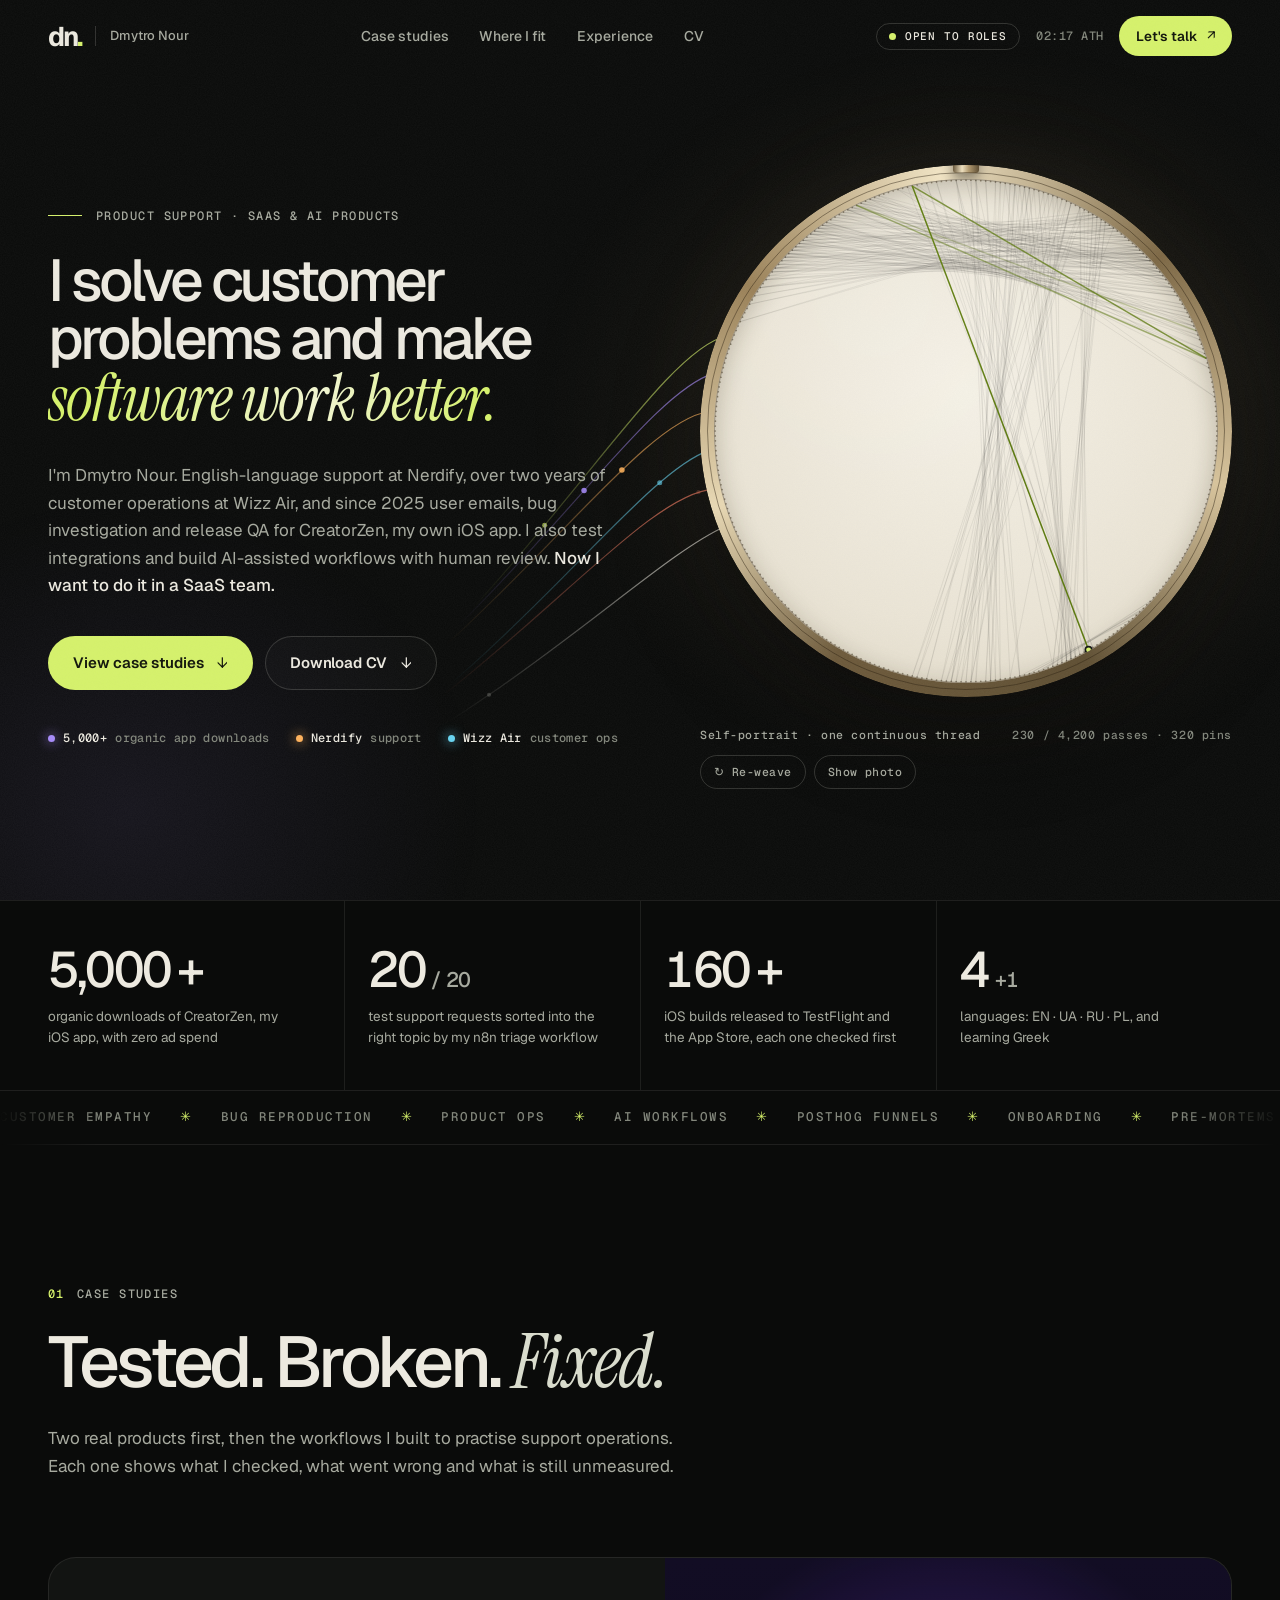
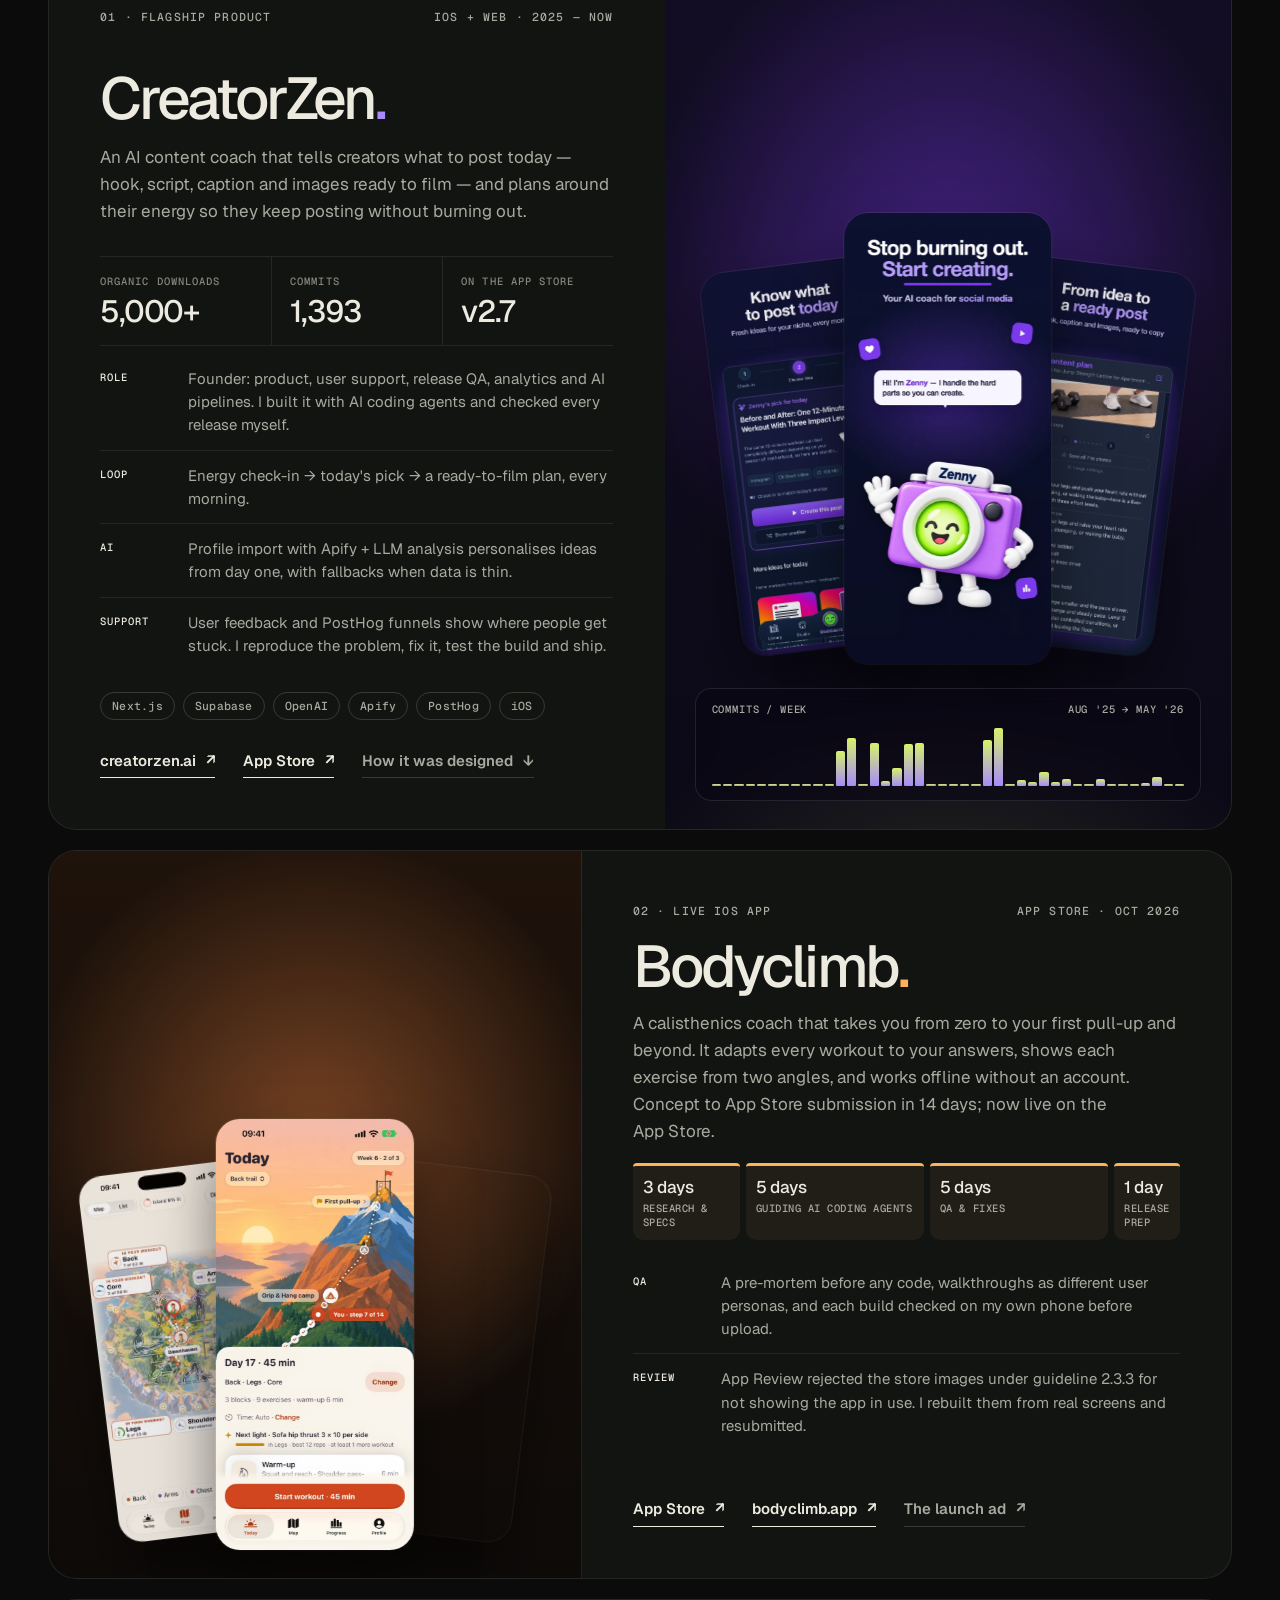
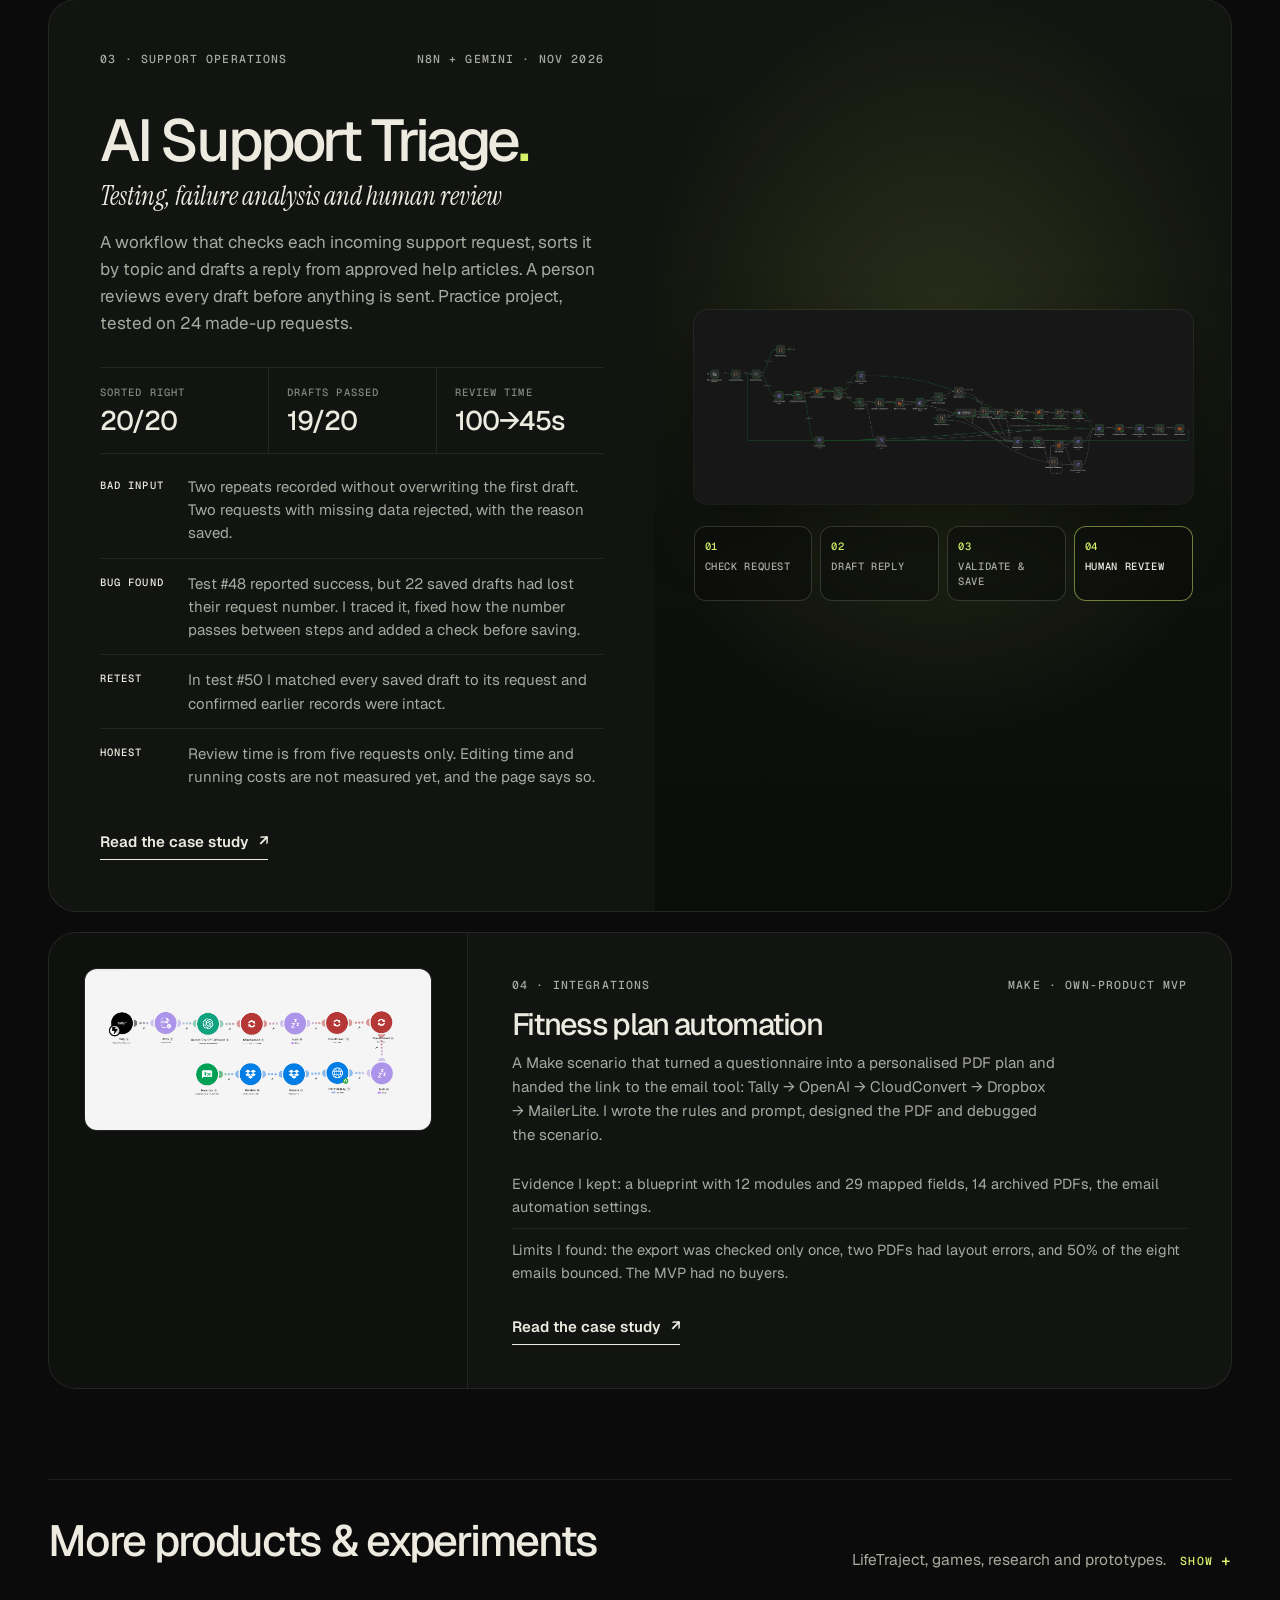
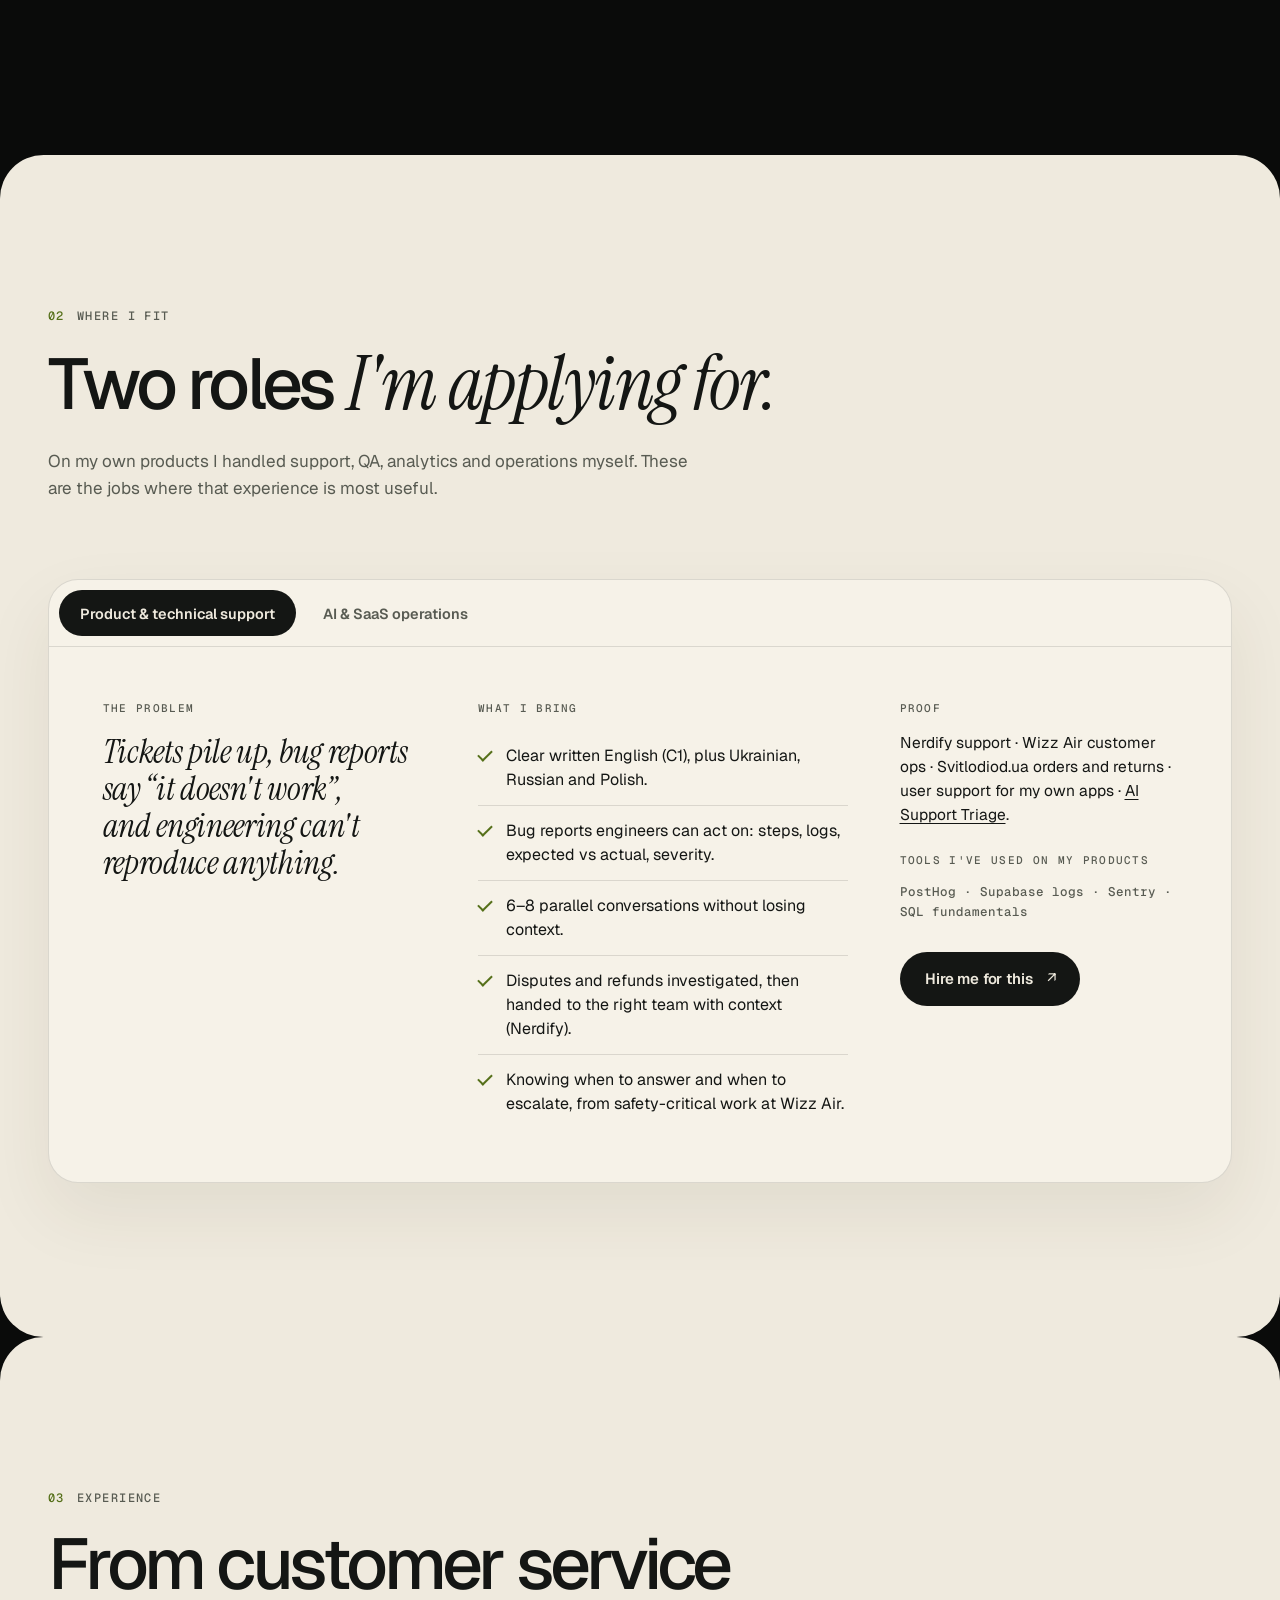
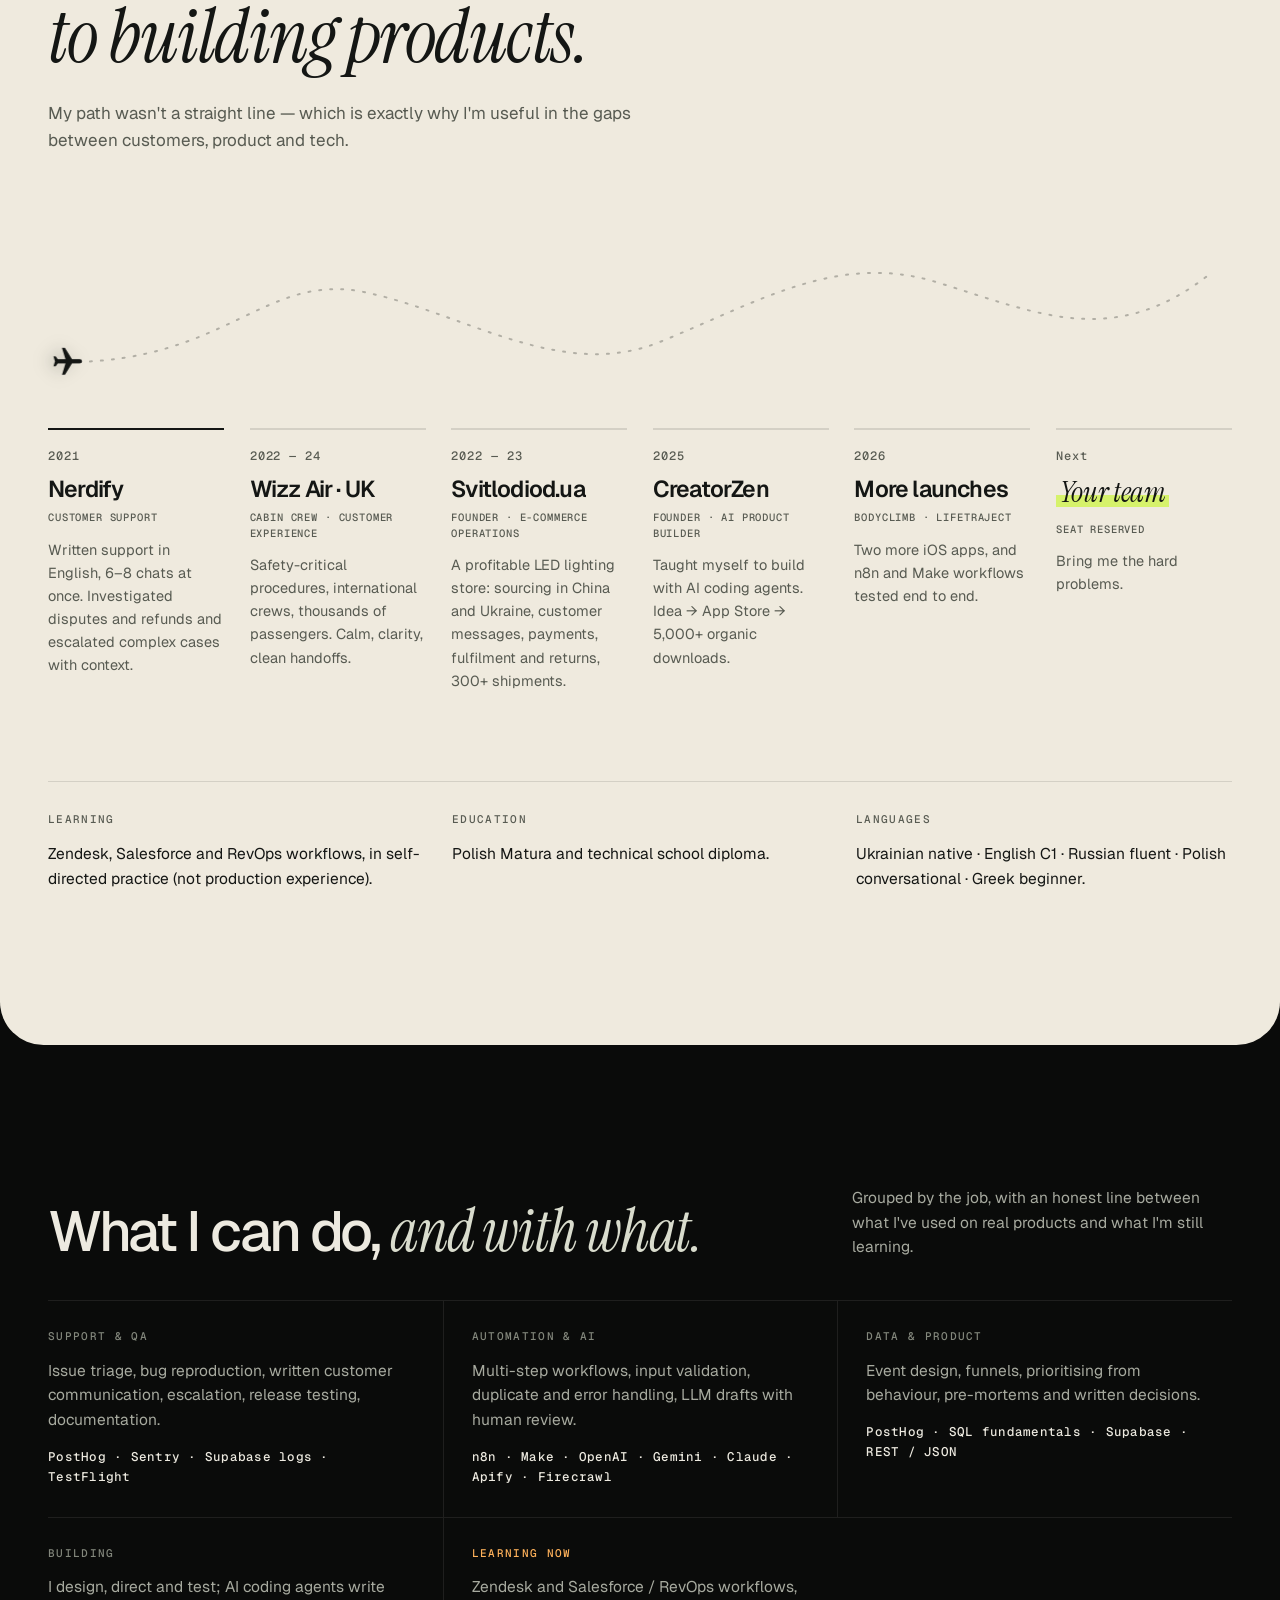
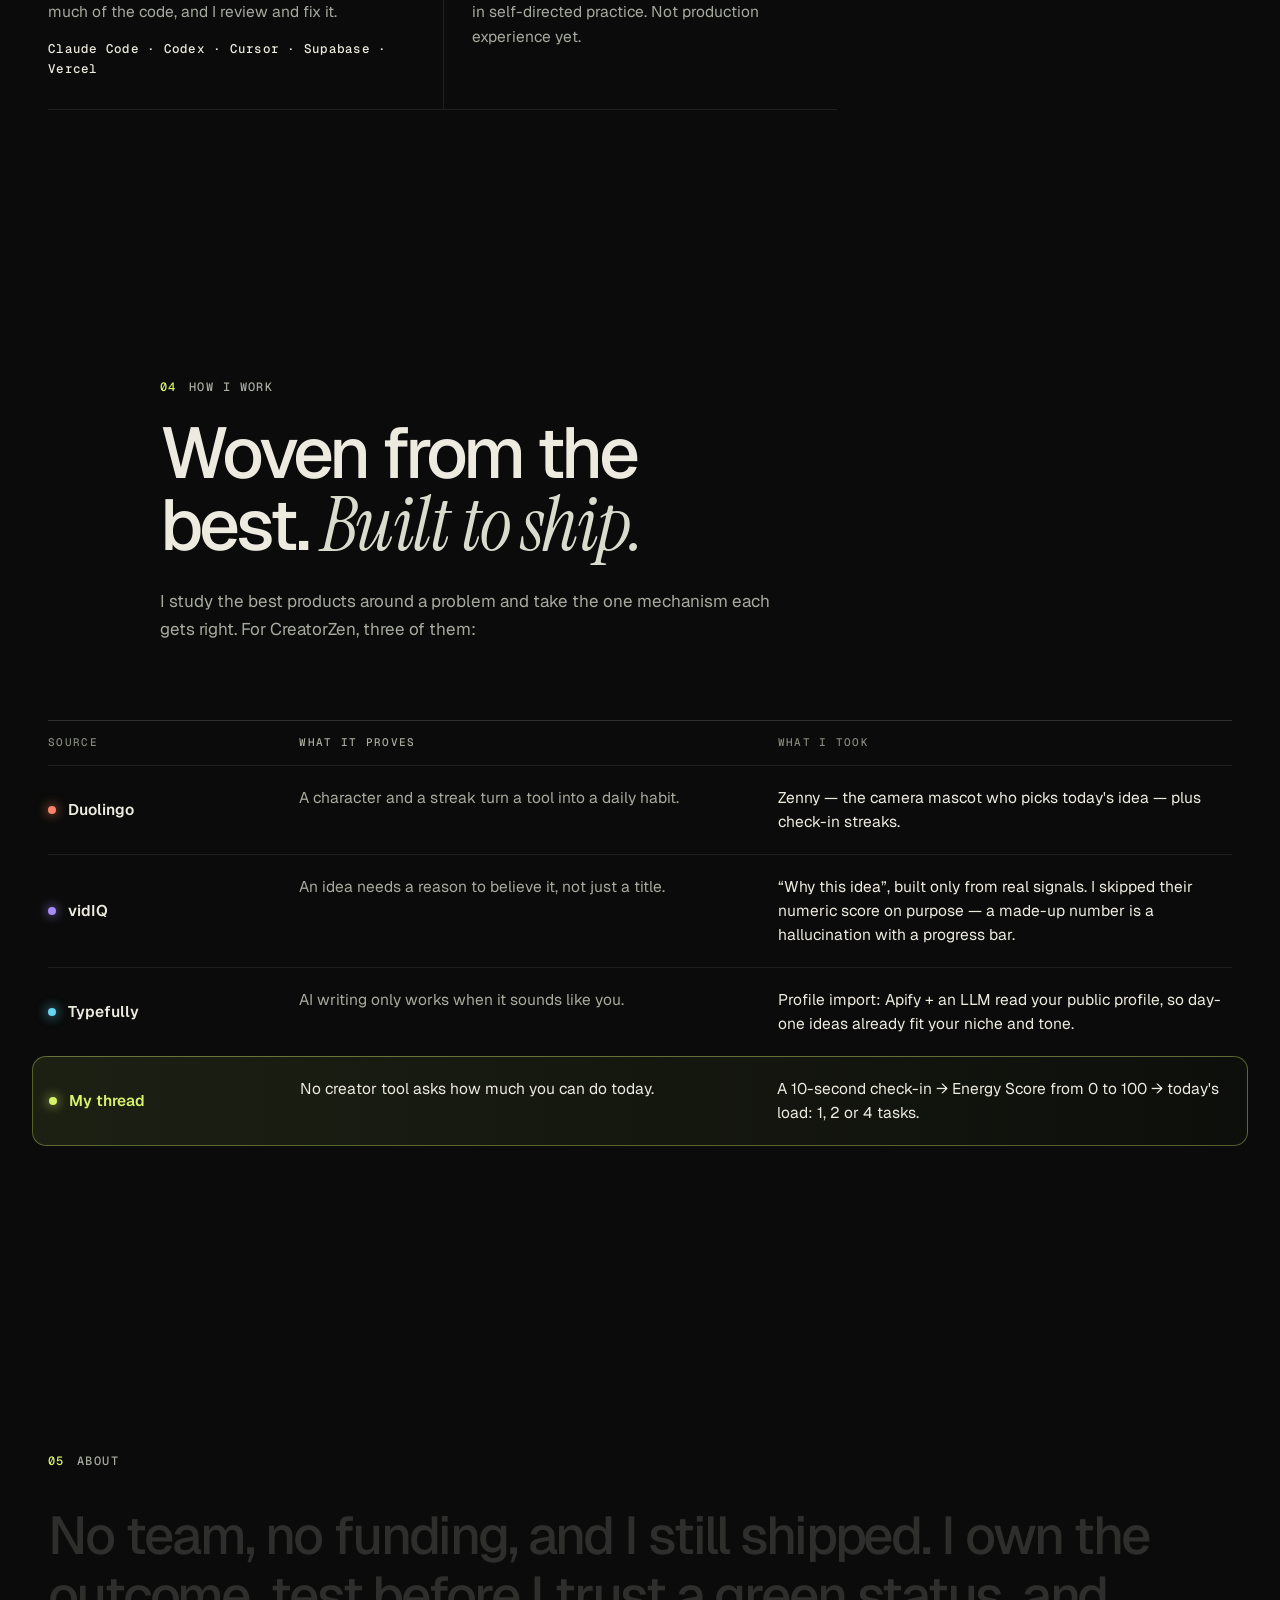
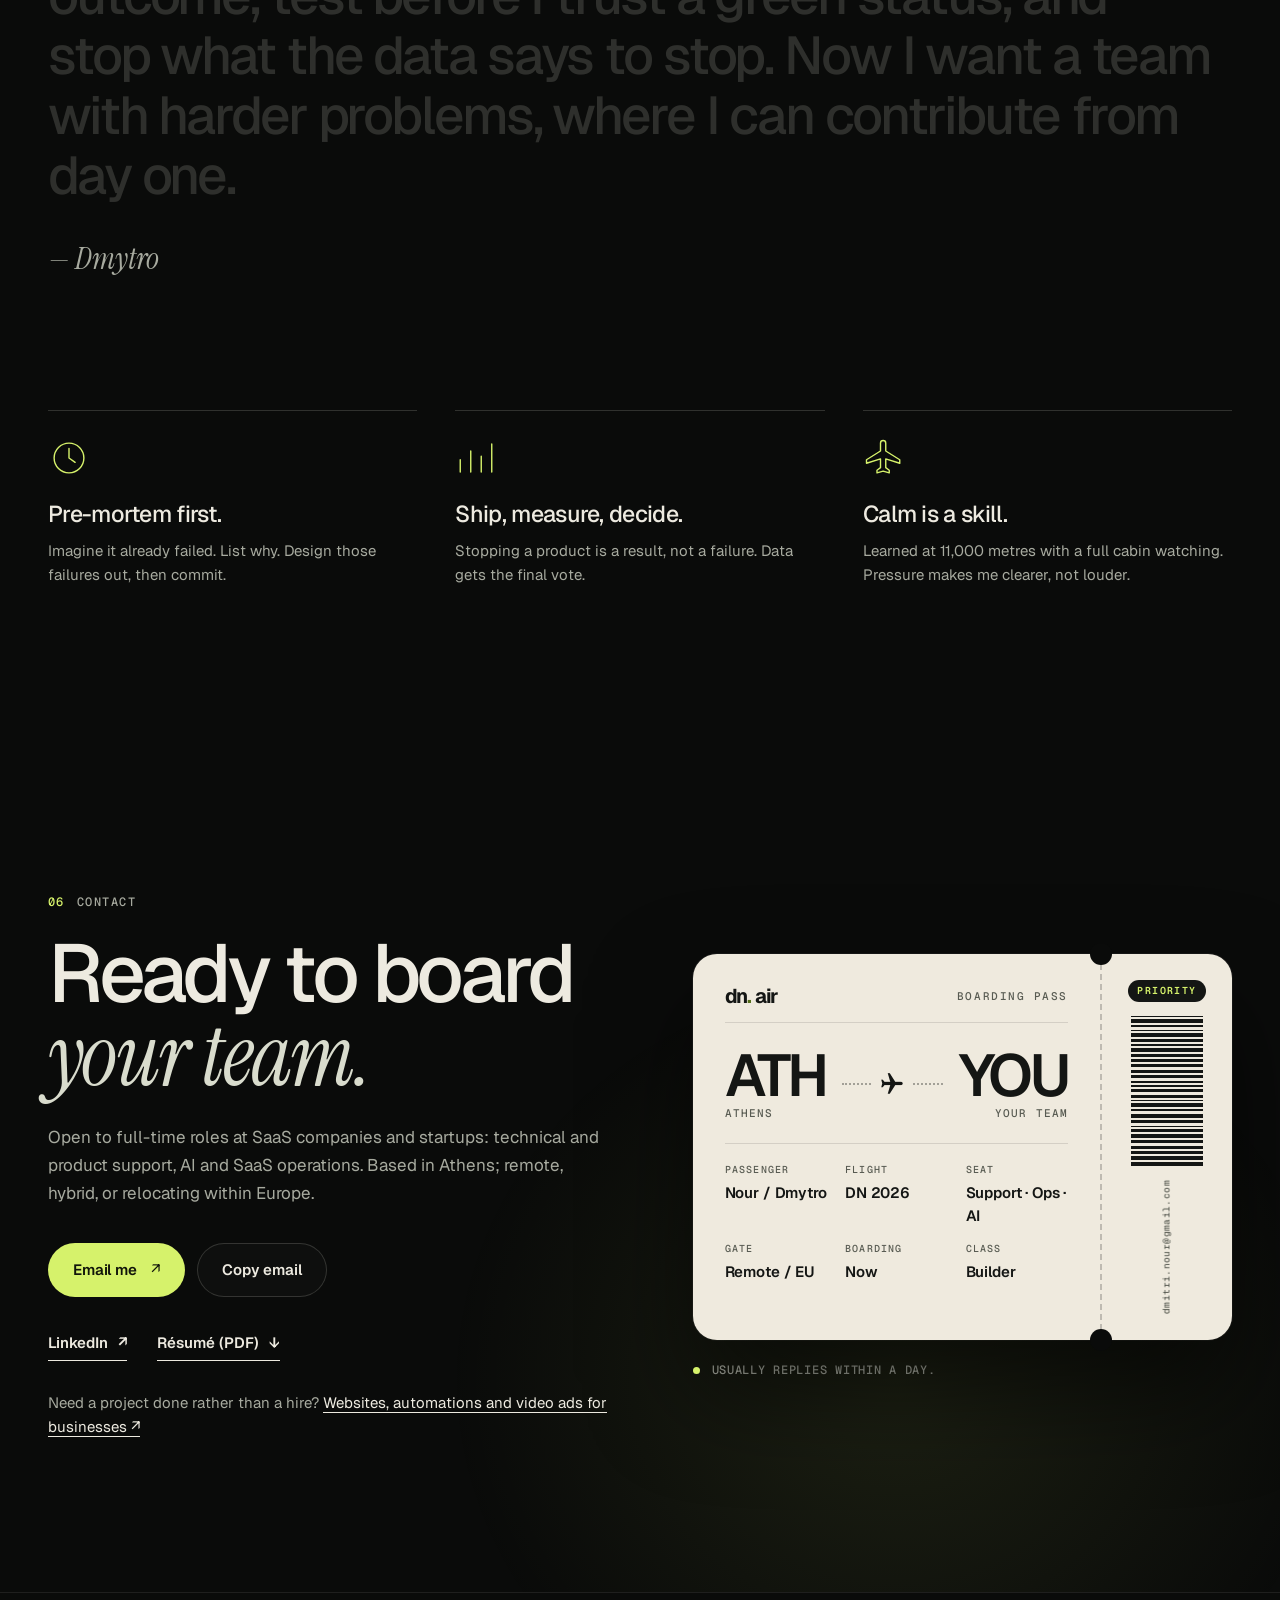
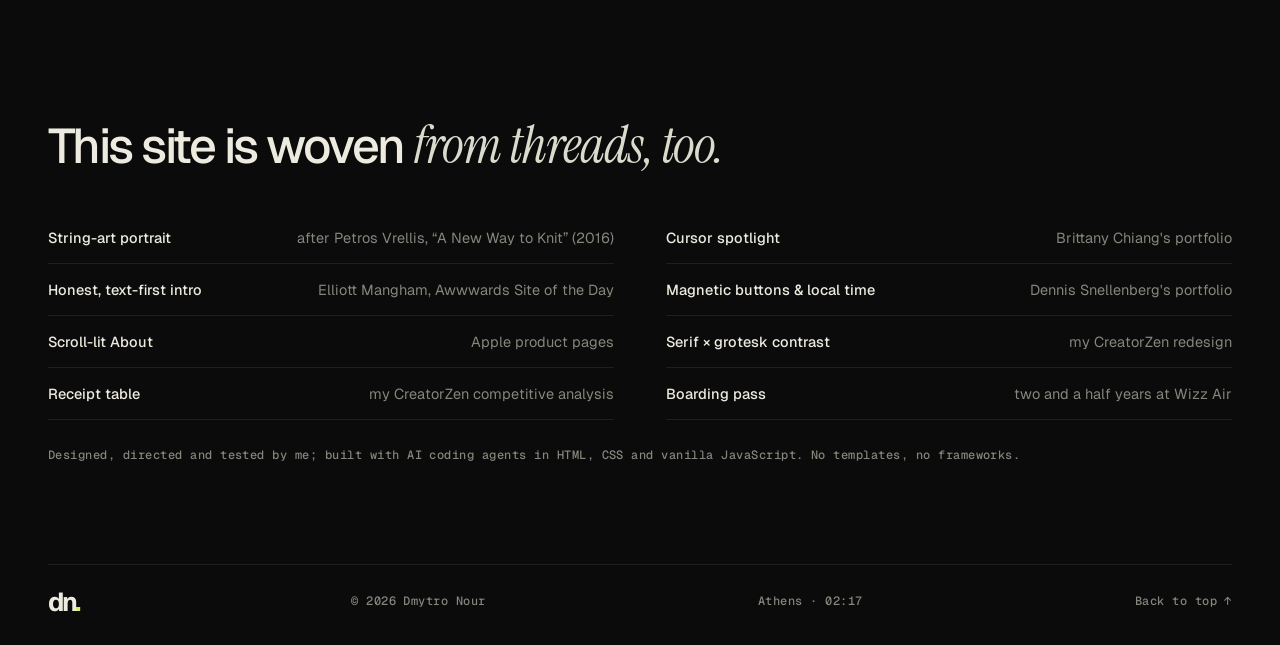
<file: index.html>
<!doctype html>
<html lang="en">
  <head>
    <meta charset="UTF-8" />
    <meta name="viewport" content="width=device-width, initial-scale=1, viewport-fit=cover" />
    <title>Dmytro Nour — Product Support · SaaS &amp; AI Products</title>
    <meta name="description" content="Product support for SaaS and AI products. Customer support at Nerdify, customer operations at Wizz Air, and user support, bug investigation and release QA for my own iOS app with 5,000+ organic downloads. Case studies with tests, failures and fixes." />
    <meta name="theme-color" content="#0a0b0a" />
    <meta name="author" content="Dmytro Nour" />
    <meta name="robots" content="index, follow" />
    <link rel="canonical" href="https://www.dmytronour.work/" />
    <meta property="og:type" content="website" />
    <meta property="og:site_name" content="Dmytro Nour" />
    <meta property="og:title" content="Dmytro Nour — Product Support · SaaS &amp; AI Products" />
    <meta property="og:description" content="I help teams solve customer problems and make software work better. Case studies with real tests, failure analysis and human review." />
    <meta property="og:url" content="https://www.dmytronour.work/" />
    <meta property="og:image" content="https://www.dmytronour.work/assets/og-image.jpg" />
    <meta property="og:image:width" content="1200" />
    <meta property="og:image:height" content="630" />
    <meta name="twitter:card" content="summary_large_image" />
    <link rel="icon" type="image/svg+xml" href="assets/favicon.svg" />
    <link rel="preload" href="assets/weave.json" as="fetch" crossorigin />
    <link rel="preconnect" href="https://fonts.googleapis.com" />
    <link rel="preconnect" href="https://fonts.gstatic.com" crossorigin />
    <link href="https://fonts.googleapis.com/css2?family=Geist:wght@300..700&amp;family=Geist+Mono:wght@400;500&amp;family=Instrument+Serif:ital@0;1&amp;display=swap" rel="stylesheet" />
    <link rel="stylesheet" href="styles.css" />
    <script type="application/ld+json">
      {
        "@context": "https://schema.org",
        "@type": "Person",
        "name": "Dmytro Nour",
        "url": "https://www.dmytronour.work/",
        "image": "https://www.dmytronour.work/assets/dmytro-portrait.jpg",
        "jobTitle": "Product Support Specialist",
        "email": "mailto:dmitri.nour@gmail.com",
        "homeLocation": { "@type": "Place", "name": "Athens, Greece" },
        "knowsLanguage": ["en", "uk", "ru", "pl"],
        "sameAs": ["https://www.linkedin.com/in/dmytro-nour-6ab7611bb/"]
      }
    </script>
    <script>document.documentElement.classList.add("js");</script>
    <script src="script.js" defer></script>
  </head>
  <body>
    <a class="skip-link" href="#main">Skip to content</a>
    <div class="spotlight" aria-hidden="true"></div>
    <div class="thread-progress" aria-hidden="true"><span></span></div>

    <header class="site-header" data-header>
      <div class="shell header-inner">
        <a class="brand" href="#top" aria-label="Dmytro Nour, back to top">
          <span class="brand-mark" aria-hidden="true">dn<i>.</i></span>
          <span class="brand-name">Dmytro Nour</span>
        </a>
        <nav class="site-nav" aria-label="Main">
          <a href="#cases">Case studies</a>
          <a href="#fit">Where I fit</a>
          <a href="#story">Experience</a>
          <a href="assets/Dmytro_Nour_Resume.pdf" type="application/pdf" download="Dmytro_Nour_Product_Support_CV.pdf">CV</a>
        </nav>
        <div class="header-meta">
          <span class="status-pill"><span class="pulse" aria-hidden="true"></span>Open to roles</span>
          <span class="clock" title="Local time in Athens"><span data-clock>--:--</span> ATH</span>
          <a class="btn btn-lime btn-sm" href="#contact" data-magnetic>Let's talk <span aria-hidden="true">↗</span></a>
        </div>
        <button class="menu-toggle" type="button" aria-expanded="false" aria-controls="mobile-menu" aria-label="Open menu" data-menu-toggle>
          <span></span><span></span>
        </button>
      </div>
      <div class="mobile-menu" id="mobile-menu" data-menu hidden>
        <nav class="shell" aria-label="Mobile">
          <a href="#cases"><span>01</span>Case studies</a>
          <a href="#fit"><span>02</span>Where I fit</a>
          <a href="#story"><span>03</span>Experience</a>
          <a href="#method"><span>04</span>How I work</a>
          <a href="#contact"><span>05</span>Contact</a>
          <a class="mobile-menu-cv" href="assets/Dmytro_Nour_Resume.pdf" type="application/pdf" download="Dmytro_Nour_Product_Support_CV.pdf">Download CV (PDF) <span aria-hidden="true">↓</span></a>
          <p class="mobile-menu-foot"><span class="pulse" aria-hidden="true"></span>Open to roles · Athens · Remote / EU</p>
        </nav>
      </div>
    </header>

    <main id="main">
      <!-- 01 · Hero -->
      <section class="hero" id="top" aria-labelledby="hero-title">
        <canvas class="hero-threads" aria-hidden="true"></canvas>
        <div class="shell hero-grid">
          <div class="hero-copy">
            <p class="eyebrow"><span class="eyebrow-line" aria-hidden="true"></span><span>Product support · SaaS<span class="eyebrow-extra"> &amp; AI products</span></span></p>
            <h1 class="hero-title hero-title-role" id="hero-title">
              <span class="line"><span>I solve customer</span></span>
              <span class="line"><span>problems and make</span></span>
              <span class="line"><em>software work better.</em></span>
            </h1>
            <p class="hero-lead">I'm Dmytro Nour. English-language support at Nerdify, over two years of customer operations at Wizz Air, and since 2025 user emails, bug investigation and release QA for CreatorZen, my own iOS app. I also test integrations and build AI-assisted workflows with human review. <strong>Now I want to do it in a SaaS team.</strong></p>
            <div class="hero-actions">
              <a class="btn btn-lime" href="#cases" data-magnetic>View case studies <span aria-hidden="true">↓</span></a>
              <a class="btn btn-ghost" href="assets/Dmytro_Nour_Resume.pdf" type="application/pdf" download="Dmytro_Nour_Product_Support_CV.pdf">Download CV <span aria-hidden="true">↓</span></a>
            </div>
            <ul class="hero-proof" aria-label="Background">
              <li><i style="--c: var(--violet)"></i><strong>5,000+</strong> organic app downloads</li>
              <li><i style="--c: var(--amber)"></i><strong>Nerdify</strong> support</li>
              <li><i style="--c: var(--cyan)"></i><strong>Wizz Air</strong> customer ops</li>
            </ul>
          </div>

          <figure class="hoop-wrap">
            <div class="hoop" data-hoop>
              <div class="hoop-ring" aria-hidden="true"><span class="hoop-screw"></span></div>
              <div class="hoop-paper">
                <canvas class="hoop-canvas" role="img" aria-label="Portrait of Dmytro Nour, woven from a single continuous thread"></canvas>
                <canvas class="hoop-needle" aria-hidden="true"></canvas>
                <img class="hoop-photo" src="assets/portrait-hoop.webp" alt="" width="800" height="800" decoding="async" />
                <span class="hoop-hint" aria-hidden="true">Hover to see the photo</span>
              </div>
              <ol class="hoop-notes" aria-label="Threads I'm woven from">
                <li class="note note-1" data-at="0.18"><span class="note-dot"></span><span class="note-body"><b>Thread 01</b>Hearing what customers mean · Nerdify</span></li>
                <li class="note note-2" data-at="0.42"><span class="note-dot"></span><span class="note-body"><b>Thread 02</b>Calm under pressure · Wizz Air</span></li>
                <li class="note note-3" data-at="0.66"><span class="note-dot"></span><span class="note-body"><b>Thread 03</b>Shipping to real users · CreatorZen</span></li>
                <li class="note note-4" data-at="0.9"><span class="note-dot"></span><span class="note-body"><b>Thread 04</b>Owning every order · Svitlodiod.ua</span></li>
              </ol>
            </div>
            <figcaption class="hoop-caption">
              <span class="hoop-caption-title">Self-portrait · one continuous thread</span>
              <span class="hoop-counter"><span data-weave-count>0</span> / 4,200 passes · 320 pins</span>
              <span class="hoop-controls">
                <button class="chip-btn" type="button" data-reweave>↻ Re-weave</button>
                <button class="chip-btn" type="button" data-photo aria-pressed="false">Show photo</button>
              </span>
            </figcaption>
          </figure>
        </div>
      </section>

      <!-- Proof numbers -->
      <section class="proof" id="proof" aria-label="Highlights">
        <div class="shell proof-grid proof-grid-4">
          <div class="stat" data-reveal>
            <strong><span data-count="5000">5,000</span>+</strong>
            <span>organic downloads of CreatorZen, my iOS app, with zero ad spend</span>
          </div>
          <div class="stat" data-reveal style="--d: 80ms">
            <strong>20<small>/ 20</small></strong>
            <span>test support requests sorted into the right topic by my n8n triage workflow</span>
          </div>
          <div class="stat" data-reveal style="--d: 160ms">
            <strong><span data-count="160">160</span>+</strong>
            <span>iOS builds released to TestFlight and the App Store, each one checked first</span>
          </div>
          <div class="stat" data-reveal style="--d: 240ms">
            <strong>4<small>+1</small></strong>
            <span>languages: EN · UA · RU · PL, and learning Greek</span>
          </div>
        </div>
      </section>

      <div class="ticker" aria-hidden="true">
        <div class="ticker-track">
          <span>Customer empathy</span><i>✳</i><span>Bug reproduction</span><i>✳</i><span>Product ops</span><i>✳</i><span>AI workflows</span><i>✳</i><span>PostHog funnels</span><i>✳</i><span>Onboarding</span><i>✳</i><span>Pre-mortems</span><i>✳</i><span>Release QA</span><i>✳</i><span>Prompt design</span><i>✳</i><span>Documentation</span><i>✳</i><span>Shipping</span><i>✳</i>
          <span>Customer empathy</span><i>✳</i><span>Bug reproduction</span><i>✳</i><span>Product ops</span><i>✳</i><span>AI workflows</span><i>✳</i><span>PostHog funnels</span><i>✳</i><span>Onboarding</span><i>✳</i><span>Pre-mortems</span><i>✳</i><span>Release QA</span><i>✳</i><span>Prompt design</span><i>✳</i><span>Documentation</span><i>✳</i><span>Shipping</span><i>✳</i>
        </div>
      </div>

      <!-- 01 · Case studies -->
      <section class="work" id="cases" aria-labelledby="work-title">
        <div class="shell">
          <div class="section-head" data-reveal>
            <p class="kicker"><span>01</span>Case studies</p>
            <h2 id="work-title">Tested. Broken. <em>Fixed.</em></h2>
            <p class="section-lead">Two real products first, then the workflows I built to practise support operations. Each one shows what I checked, what went wrong and what is still unmeasured.</p>
          </div>

          <article class="case case-cz" aria-labelledby="cz-title" data-reveal>
            <div class="case-copy">
              <div class="case-meta"><span>01 · Flagship product</span><span>iOS + Web · 2025 — now</span></div>
              <h3 id="cz-title">CreatorZen<i>.</i></h3>
              <p class="case-lead">An AI content coach that tells creators what to post today — hook, script, caption and images ready to film — and plans around their energy so they keep posting without burning out.</p>
              <dl class="case-stats">
                <div><dt>Organic downloads</dt><dd>5,000+</dd></div>
                <div><dt>Commits</dt><dd>1,393</dd></div>
                <div><dt>On the App Store</dt><dd>v2.7</dd></div>
              </dl>
              <ul class="case-points">
                <li><b>Role</b> Founder: product, user support, release QA, analytics and AI pipelines. I built it with AI coding agents and checked every release myself.</li>
                <li><b>Loop</b> Energy check-in → today's pick → a ready-to-film plan, every morning.</li>
                <li><b>AI</b> Profile import with Apify + LLM analysis personalises ideas from day one, with fallbacks when data is thin.</li>
                <li><b>Support</b> User feedback and PostHog funnels show where people get stuck. I reproduce the problem, fix it, test the build and ship.</li>
              </ul>
              <div class="chips"><span>Next.js</span><span>Supabase</span><span>OpenAI</span><span>Apify</span><span>PostHog</span><span>iOS</span></div>
              <div class="case-links">
                <a class="link-arrow" href="https://creatorzen.ai/" target="_blank" rel="noopener noreferrer">creatorzen.ai <span aria-hidden="true">↗</span></a>
                <a class="link-arrow" href="https://apps.apple.com/gr/app/creatorzen/id6755627819" target="_blank" rel="noopener noreferrer">App Store <span aria-hidden="true">↗</span></a>
                <a class="link-arrow link-quiet" href="#method">How it was designed <span aria-hidden="true">↓</span></a>
              </div>
            </div>
            <div class="case-visual cz-visual">
              <div class="cz-glow" aria-hidden="true"></div>
              <div class="cz-phones" data-tilt>
                <img class="phone phone-l" src="assets/creatorzen-02.webp" alt="CreatorZen screen: today's personalised content pick" width="580" height="1260" loading="lazy" decoding="async" />
                <img class="phone phone-c" src="assets/creatorzen-01.webp" alt="CreatorZen screen: Zenny, the AI coach, says hello" width="580" height="1260" loading="lazy" decoding="async" />
                <img class="phone phone-r" src="assets/creatorzen-04.webp" alt="CreatorZen screen: a ready-to-publish content plan" width="580" height="1260" loading="lazy" decoding="async" />
              </div>
              <figure class="spark" aria-label="Commits per week on CreatorZen, August 2025 to May 2026">
                <figcaption><span>Commits / week</span><span>Aug '25 → May '26</span></figcaption>
                <div class="spark-bars" data-bars="1,0,0,0,0,0,0,0,0,0,0,121,165,5,149,18,62,146,148,0,8,0,0,0,160,199,0,21,14,51,15,27,6,0,26,7,0,0,10,33,0,1"></div>
              </figure>
            </div>
          </article>
          <article class="case case-bc" aria-labelledby="bc-title" data-reveal>
            <div class="case-visual bc-visual">
              <div class="cz-phones bc-phones">
                <img class="phone phone-l" src="assets/bodyclimb-map.webp" alt="Bodyclimb map: six body directions as trails on one island" width="580" height="1260" loading="lazy" decoding="async" />
                <img class="phone phone-c" src="assets/bodyclimb-today.webp" alt="Bodyclimb Today screen: the climb to the first pull-up and today's workout" width="580" height="1260" loading="lazy" decoding="async" />
                <img class="phone phone-r" src="assets/bodyclimb-player.webp" alt="Bodyclimb workout player: active hang shown from the side and from behind" width="580" height="1260" loading="lazy" decoding="async" />
              </div>
            </div>
            <div class="bc-copy">
              <div class="case-meta"><span>02 · Live iOS app</span><span>App Store · Oct 2026</span></div>
              <h3 id="bc-title">Bodyclimb<i>.</i></h3>
              <p class="case-lead">A calisthenics coach that takes you from zero to your first pull-up and beyond. It adapts every workout to your answers, shows each exercise from two angles, and works offline without an account. Concept to App Store submission in 14 days; now live on the App Store.</p>
              <ol class="bc-timeline" aria-label="14 days from concept to submission">
                <li><b>3 days</b>research &amp; specs</li>
                <li><b>5 days</b>guiding AI coding agents</li>
                <li><b>5 days</b>QA &amp; fixes</li>
                <li><b>1 day</b>release prep</li>
              </ol>
              <ul class="case-points">
                <li><b>QA</b> A pre-mortem before any code, walkthroughs as different user personas, and each build checked on my own phone before upload.</li>
                <li><b>Review</b> App Review rejected the store images under guideline 2.3.3 for not showing the app in use. I rebuilt them from real screens and resubmitted.</li>
              </ul>
              <div class="case-links">
                <a class="link-arrow" href="https://apps.apple.com/app/bodyclimb-calisthenics-coach/id6825797176" target="_blank" rel="noopener noreferrer">App Store <span aria-hidden="true">↗</span></a>
                <a class="link-arrow" href="https://bodyclimb.app/" target="_blank" rel="noopener noreferrer">bodyclimb.app <span aria-hidden="true">↗</span></a>
                <a class="link-arrow link-quiet" href="/portfolio#bodyclimb">The launch ad <span aria-hidden="true">↗</span></a>
              </div>
            </div>
          </article>

          <article class="case case-tri" aria-labelledby="tri-title" data-reveal>
            <div class="case-copy">
              <div class="case-meta"><span>03 · Support operations</span><span>n8n + Gemini · Nov 2026</span></div>
              <h3 id="tri-title">AI Support Triage<i>.</i></h3>
              <p class="tri-sub">Testing, failure analysis and human review</p>
              <p class="case-lead">A workflow that checks each incoming support request, sorts it by topic and drafts a reply from approved help articles. A person reviews every draft before anything is sent. Practice project, tested on 24 made-up requests.</p>
              <dl class="case-stats">
                <div><dt>Sorted right</dt><dd>20/20</dd></div>
                <div><dt>Drafts passed</dt><dd>19/20</dd></div>
                <div><dt>Review time</dt><dd>100→45s</dd></div>
              </dl>
              <ul class="case-points">
                <li><b>Bad input</b> Two repeats recorded without overwriting the first draft. Two requests with missing data rejected, with the reason saved.</li>
                <li><b>Bug found</b> Test #48 reported success, but 22 saved drafts had lost their request number. I traced it, fixed how the number passes between steps and added a check before saving.</li>
                <li><b>Retest</b> In test #50 I matched every saved draft to its request and confirmed earlier records were intact.</li>
                <li><b>Honest</b> Review time is from five requests only. Editing time and running costs are not measured yet, and the page says so.</li>
              </ul>
              <div class="case-links">
                <a class="link-arrow" href="/automations/saas-request-triage">Read the case study <span aria-hidden="true">↗</span></a>
              </div>
            </div>
            <a class="case-visual tri-visual" href="/automations/saas-request-triage" aria-label="Open the AI Support Triage case study">
              <img src="automations/saas-request-triage/n8n-replay.png" alt="The n8n workflow from test #50: request check, draft writing and saving for review" width="2482" height="966" loading="lazy" decoding="async" />
              <span class="tri-flow" aria-hidden="true"><span>Check request</span><span>Draft reply</span><span>Validate &amp; save</span><span>Human review</span></span>
            </a>
          </article>
          <article class="case case-make case-minor" aria-labelledby="make-title" data-reveal>
            <a class="make-visual" href="/automations/fitness-plan-fulfillment" aria-label="Open the Make case study">
              <img src="automations/fitness-plan-fulfillment/make-scenario.png" alt="Archived Make scenario: questionnaire, plan generation, PDF rendering and delivery" width="2726" height="1266" loading="lazy" decoding="async" />
            </a>
            <div class="make-copy">
              <div class="case-meta"><span>04 · Integrations</span><span>Make · own-product MVP</span></div>
              <h3 id="make-title">Fitness plan automation</h3>
              <p class="case-lead">A Make scenario that turned a questionnaire into a personalised PDF plan and handed the link to the email tool: Tally → OpenAI → CloudConvert → Dropbox → MailerLite. I wrote the rules and prompt, designed the PDF and debugged the scenario.</p>
              <ul class="case-points compact">
                <li>Evidence I kept: a blueprint with 12 modules and 29 mapped fields, 14 archived PDFs, the email automation settings.</li>
                <li>Limits I found: the export was checked only once, two PDFs had layout errors, and 50% of the eight emails bounced. The MVP had no buyers.</li>
              </ul>
              <a class="link-arrow" href="/automations/fitness-plan-fulfillment">Read the case study <span aria-hidden="true">↗</span></a>
            </div>
          </article>

          <details class="lab lab-more">
            <summary class="lab-head">
              <h3 id="lab-title">More products &amp; experiments</h3>
              <p>LifeTraject, games, research and prototypes. <span class="lab-toggle">Show</span></p>
            </summary>
          <div class="more-products">
            <h4 class="more-title">Another app I launched</h4>
            <div class="case-pair case-single">
            <article class="case case-lt" aria-labelledby="lt-title" data-reveal style="--d: 120ms">
              <div class="case-meta"><span>Consumer iOS</span><span>2026 · live</span></div>
              <div class="lt-art" aria-hidden="true"><img src="assets/lifetraject-trajectory.webp" alt="" width="560" height="560" loading="lazy" decoding="async" /></div>
              <h3 id="lt-title">LifeTraject</h3>
              <p class="case-lead">An honest goal forecast. It measures the gap between what you plan and what you actually do — and predicts when you'll really get there.</p>
              <ul class="case-points compact">
                <li>React Native + Expo, Supabase Edge Functions, RevenueCat.</li>
                <li>Four pre-mortem rounds reshaped V4: imagine it already failed, then design the failure out.</li>
              </ul>
              <div class="chips"><span>Expo</span><span>Supabase</span><span>RevenueCat</span><span>LLM analysis</span></div>
              <a class="link-arrow" href="https://apps.apple.com/au/app/lifetraject/id6762873892" target="_blank" rel="noopener noreferrer">App Store <span aria-hidden="true">↗</span></a>
            </article>
          </div>

          </div>
            <h4 class="more-title more-title-lab">Side projects</h4>
            <div class="lab-grid">
              <article class="lab-card" data-reveal>
                <div class="lab-top"><span>RevOps · Game</span><span class="tag">Playable</span></div>
                <h4>RevOps Factory</h4>
                <p>A Factorio-style game that teaches revenue operations: build the pipeline out of blocks, run it, watch it jam, explain why.</p>
                <p class="lab-stack">React · PixiJS · React Flow · TypeScript · Vitest</p>
              </article>
              <article class="lab-card" data-reveal style="--d: 80ms">
                <div class="lab-top"><span>Unity 6 · Game</span><span class="tag">Prototype</span></div>
                <h4>Something's Off</h4>
                <p>A first-person causal investigation game: symptoms aren't causes. Inspect the evidence, form a hypothesis, fix the root — basically tech support, as a game.</p>
                <p class="lab-stack">Unity · C# · systems design</p>
              </article>
              <article class="lab-card" data-reveal style="--d: 160ms">
                <div class="lab-top"><span>Quant research</span><span class="tag tag-stop">No-go</span></div>
                <h4>Trading research bots</h4>
                <p>Pre-registered hypotheses, six years of hourly data, out-of-sample tests and a negative control. No strategy survived — so no real money goes in.</p>
                <p class="lab-stack">Python · Rust · statistics</p>
              </article>
              <article class="lab-card" data-reveal style="--d: 240ms">
                <div class="lab-top"><span>AI · Health</span><span class="tag">Prototype</span></div>
                <h4>VoiceGym</h4>
                <p>An AI voice workout assistant that coaches you through a session hands-free.</p>
                <p class="lab-stack">Next.js 15 · OpenAI · Supabase</p>
              </article>
            </div>
          
          <figure class="buildlog" data-reveal aria-labelledby="buildlog-title">
            <figcaption class="buildlog-head">
              <h3 id="buildlog-title">The build log</h3>
              <p>Fourteen months, seven builds, one person.</p>
            </figcaption>
            <div class="buildlog-chart" style="--months: 14">
              <div class="bl-months" aria-hidden="true"><span>Aug</span><span>Sep</span><span>Oct</span><span>Nov</span><span>Dec</span><span>Jan</span><span>Feb</span><span>Mar</span><span>Apr</span><span>May</span><span>Jun</span><span>Jul</span><span>Aug</span><span>Sep</span></div>
              <ul class="bl-rows">
                <li style="--s: 0; --e: 14; --c: var(--violet)"><span class="bl-name">CreatorZen</span><span class="bl-bar"><em>idea → App Store → v2.7</em></span></li>
                <li style="--s: 5.7; --e: 9.2; --c: var(--amber)"><span class="bl-name">LifeTraject</span><span class="bl-bar"><em>iOS launch</em></span></li>
                    <li style="--s: 8; --e: 8.4; --c: var(--coral)"><span class="bl-name">Polymarket bot</span><span class="bl-bar"></span></li>
                <li style="--s: 11.5; --e: 11.8; --c: var(--cyan)"><span class="bl-name">Something's Off</span><span class="bl-bar"></span></li>
                <li style="--s: 11.6; --e: 12.4; --c: var(--text)"><span class="bl-name">RevOps Factory</span><span class="bl-bar"></span></li>
                <li style="--s: 12.1; --e: 12.8; --c: var(--coral)"><span class="bl-name">Hyperliquid research</span><span class="bl-bar"></span></li>
                <li style="--s: 13.3; --e: 14; --c: var(--lime)"><span class="bl-name">This site</span><span class="bl-bar"></span></li>
              </ul>
            </div>
          </figure>
          </details>
        </div>
      </section>

      <!-- 02 · Where I fit -->
      <section class="fit paper" id="fit" aria-labelledby="fit-title">
        <div class="shell">
          <div class="section-head" data-reveal>
            <p class="kicker"><span>02</span>Where I fit</p>
            <h2 id="fit-title">Two roles <em>I'm applying for.</em></h2>
            <p class="section-lead">On my own products I handled support, QA, analytics and operations myself. These are the jobs where that experience is most useful.</p>
          </div>

          <div class="fit-ui" data-tabs data-reveal>
            <div class="fit-tabs" role="tablist" aria-label="Roles I'm applying for">
              <button role="tab" type="button" id="tab-support" aria-controls="panel-support" aria-selected="true">Product &amp; technical support</button>
              <button role="tab" type="button" id="tab-ops" aria-controls="panel-ops" aria-selected="false" tabindex="-1">AI &amp; SaaS operations</button>
            </div>

            <div class="fit-panel" role="tabpanel" id="panel-support" aria-labelledby="tab-support" tabindex="0">
              <p class="fit-pain"><span>The problem</span>Tickets pile up, bug reports say “it doesn't work”, and engineering can't reproduce anything.</p>
              <div class="fit-bring"><span class="fit-label">What I bring</span>
                <ul>
                  <li>Clear written English (C1), plus Ukrainian, Russian and Polish.</li>
                  <li>Bug reports engineers can act on: steps, logs, expected vs actual, severity.</li>
                  <li>6–8 parallel conversations without losing context.</li>
                  <li>Disputes and refunds investigated, then handed to the right team with context (Nerdify).</li>
                  <li>Knowing when to answer and when to escalate, from safety-critical work at Wizz Air.</li>
                </ul>
              </div>
              <div class="fit-proof"><span class="fit-label">Proof</span><p>Nerdify support · Wizz Air customer ops · Svitlodiod.ua orders and returns · user support for my own apps · <a href="/automations/saas-request-triage">AI Support Triage</a>.</p><span class="fit-label">Tools I've used on my products</span><p class="fit-tools">PostHog · Supabase logs · Sentry · SQL fundamentals</p><a class="btn btn-ink" href="mailto:dmitri.nour@gmail.com?subject=Role%3A%20Technical%20%26%20product%20support">Hire me for this <span aria-hidden="true">↗</span></a></div>
            </div>

            <div class="fit-panel" role="tabpanel" id="panel-ops" aria-labelledby="tab-ops" tabindex="0" hidden>
              <p class="fit-pain"><span>The problem</span>The team copies the same data by hand every day, and nobody owns the release checklist or the question “why did activation drop?”</p>
              <div class="fit-bring"><span class="fit-label">What I bring</span>
                <ul>
                  <li>Workflows in n8n and Make with input checks, duplicate handling and error paths.</li>
                  <li>LLM steps with structured output, fallbacks and a person reviewing the result.</li>
                  <li>Testing on a fixed data set, finding what a green status hides, retesting after the fix.</li>
                  <li>Release QA across 160+ iOS builds, PostHog funnels and written decision logs.</li>
                </ul>
              </div>
              <div class="fit-proof"><span class="fit-label">Proof</span><p><a href="/automations/saas-request-triage">AI Support Triage</a> · <a href="/automations/fitness-plan-fulfillment">Make fitness automation</a> · CreatorZen profile import · Bodyclimb release QA.</p><span class="fit-label">Tools I've used</span><p class="fit-tools">n8n · Make · Supabase · REST / JSON · OpenAI · Gemini · Apify · PostHog</p><a class="btn btn-ink" href="mailto:dmitri.nour@gmail.com?subject=Role%3A%20AI%20%26%20SaaS%20operations">Hire me for this <span aria-hidden="true">↗</span></a></div>
            </div>
          </div>
        </div>
      </section>

      <!-- 03 · Experience -->
      <section class="story paper" id="story" aria-labelledby="story-title">
        <div class="shell">
          <div class="section-head" data-reveal>
            <p class="kicker"><span>03</span>Experience</p>
            <h2 id="story-title">From customer service <em>to building products.</em></h2>
            <p class="section-lead">My path wasn't a straight line — which is exactly why I'm useful in the gaps between customers, product and tech.</p>
          </div>

          <div class="flight" data-flight>
            <svg class="flight-svg" viewBox="0 0 1200 170" preserveAspectRatio="none" aria-hidden="true">
              <path class="flight-track" d="M20 130 C 180 130, 220 40, 320 60 S 520 150, 620 110 S 800 20, 900 50 S 1080 120, 1180 40" />
              <path class="flight-done" d="M20 130 C 180 130, 220 40, 320 60 S 520 150, 620 110 S 800 20, 900 50 S 1080 120, 1180 40" />
            </svg>
            <svg class="flight-plane" viewBox="0 0 24 24" aria-hidden="true"><path d="M21 16v-2l-8-5V3.5a1.5 1.5 0 0 0-3 0V9l-8 5v2l8-2.5V19l-2 1.5V22l3.5-1 3.5 1v-1.5L13 19v-5.5z" /></svg>
            <ol class="flight-stops">
              <li><span class="fs-year">2021</span><h3>Nerdify</h3><p class="fs-role">Customer support</p><p>Written support in English, 6–8 chats at once. Investigated disputes and refunds and escalated complex cases with context.</p></li>
              <li><span class="fs-year">2022 — 24</span><h3>Wizz Air · UK</h3><p class="fs-role">Cabin crew · customer experience</p><p>Safety-critical procedures, international crews, thousands of passengers. Calm, clarity, clean handoffs.</p></li>
              <li><span class="fs-year">2022 — 23</span><h3>Svitlodiod.ua</h3><p class="fs-role">Founder · e-commerce operations</p><p>A profitable LED lighting store: sourcing in China and Ukraine, customer messages, payments, fulfilment and returns, 300+ shipments.</p></li>
              <li><span class="fs-year">2025</span><h3>CreatorZen</h3><p class="fs-role">Founder · AI product builder</p><p>Taught myself to build with AI coding agents. Idea → App Store → 5,000+ organic downloads.</p></li>
              <li><span class="fs-year">2026</span><h3>More launches</h3><p class="fs-role">Bodyclimb · LifeTraject</p><p>Two more iOS apps, and n8n and Make workflows tested end to end.</p></li>
              <li class="fs-next"><span class="fs-year">Next</span><h3>Your team</h3><p class="fs-role">Seat reserved</p><p>Bring me the hard problems.</p></li>
            </ol>
          </div>

          <div class="story-facts" data-reveal>
            <div><span class="fit-label">Learning</span><p>Zendesk, Salesforce and RevOps workflows, in self-directed practice (not production experience).</p></div>
            <div><span class="fit-label">Education</span><p>Polish Matura and technical school diploma.</p></div>
            <div><span class="fit-label">Languages</span><p>Ukrainian native · English C1 · Russian fluent · Polish conversational · Greek beginner.</p></div>
          </div>
        </div>
      </section>

      <!-- Skills -->
      <section class="toolkit" aria-labelledby="toolkit-title">
        <div class="shell toolkit-head" data-reveal>
          <h2 id="toolkit-title">What I can do, <em>and with what.</em></h2>
          <p>Grouped by the job, with an honest line between what I've used on real products and what I'm still learning.</p>
        </div>
        <div class="shell skills-grid" data-reveal>
          <div class="skill-group"><span class="fit-label">Support &amp; QA</span><p>Issue triage, bug reproduction, written customer communication, escalation, release testing, documentation.</p><p class="skill-tools">PostHog · Sentry · Supabase logs · TestFlight</p></div>
          <div class="skill-group"><span class="fit-label">Automation &amp; AI</span><p>Multi-step workflows, input validation, duplicate and error handling, LLM drafts with human review.</p><p class="skill-tools">n8n · Make · OpenAI · Gemini · Claude · Apify · Firecrawl</p></div>
          <div class="skill-group"><span class="fit-label">Data &amp; product</span><p>Event design, funnels, prioritising from behaviour, pre-mortems and written decisions.</p><p class="skill-tools">PostHog · SQL fundamentals · Supabase · REST / JSON</p></div>
          <div class="skill-group"><span class="fit-label">Building</span><p>I design, direct and test; AI coding agents write much of the code, and I review and fix it.</p><p class="skill-tools">Claude Code · Codex · Cursor · Supabase · Vercel</p></div>
          <div class="skill-group skill-learning"><span class="fit-label">Learning now</span><p>Zendesk and Salesforce / RevOps workflows, in self-directed practice. Not production experience yet.</p></div>
        </div>
      </section>

      <!-- 04 · How I work -->
      <section class="method" id="method" aria-labelledby="method-title">
        <div class="shell section-head" data-reveal>
          <p class="kicker"><span>04</span>How I work</p>
          <h2 id="method-title">Woven from the best. <em>Built to ship.</em></h2>
          <p class="section-lead">I study the best products around a problem and take the one mechanism each gets right. For CreatorZen, three of them:</p>
        </div>

        <div class="shell receipt" data-reveal>
          <div class="receipt-table" role="table" aria-label="Products I studied, what they prove, and what I took for CreatorZen">
            <div class="receipt-row receipt-labels" role="row"><span role="columnheader">Source</span><span role="columnheader">What it proves</span><span role="columnheader">What I took</span></div>
            <div class="receipt-row" role="row"><span role="cell"><i style="--c: var(--coral)"></i>Duolingo</span><span role="cell">A character and a streak turn a tool into a daily habit.</span><span role="cell">Zenny — the camera mascot who picks today's idea — plus check-in streaks.</span></div>
            <div class="receipt-row" role="row"><span role="cell"><i style="--c: var(--violet)"></i>vidIQ</span><span role="cell">An idea needs a reason to believe it, not just a title.</span><span role="cell">“Why this idea”, built only from real signals. I skipped their numeric score on purpose — a made-up number is a hallucination with a progress bar.</span></div>
            <div class="receipt-row" role="row"><span role="cell"><i style="--c: var(--cyan)"></i>Typefully</span><span role="cell">AI writing only works when it sounds like you.</span><span role="cell">Profile import: Apify + an LLM read your public profile, so day-one ideas already fit your niche and tone.</span></div>
            <div class="receipt-row receipt-mine" role="row"><span role="cell"><i style="--c: var(--lime)"></i>My thread</span><span role="cell">No creator tool asks how much you can do today.</span><span role="cell">A 10-second check-in → Energy Score from 0 to 100 → today's load: 1, 2 or 4 tasks.</span></div>
          </div>
        </div>
      </section>

      <!-- 05 · About -->
      <section class="mindset" aria-labelledby="mindset-title">
        <div class="shell">
          <p class="kicker" data-reveal><span>05</span>About</p>
          <h2 class="sr-only" id="mindset-title">About</h2>
          <p class="manifesto" data-manifesto>No team, no funding, and I still shipped. I own the outcome, test before I trust a green status, and stop what the data says to stop. Now I want a team with harder problems, where I can <em>contribute from day one.</em></p>
          <p class="manifesto-sign" data-reveal>— Dmytro</p>

          <div class="principles">
            <article class="principle" data-reveal>
              <svg viewBox="0 0 48 48" aria-hidden="true"><circle cx="24" cy="24" r="17" /><path d="M24 13v11l7 5" /></svg>
              <h3>Pre-mortem first.</h3>
              <p>Imagine it already failed. List why. Design those failures out, then commit.</p>
            </article>
            <article class="principle" data-reveal style="--d: 70ms">
              <svg viewBox="0 0 48 48" aria-hidden="true"><path d="M6 40V26M18 40V16M30 40V22M42 40V8" /></svg>
              <h3>Ship, measure, decide.</h3>
              <p>Stopping a product is a result, not a failure. Data gets the final vote.</p>
            </article>
            <article class="principle" data-reveal style="--d: 140ms">
              <svg viewBox="0 0 48 48" aria-hidden="true"><path d="M42 30v-4l-16-10V7a3 3 0 0 0-6 0v9L4 26v4l16-5v10l-4 3v3l7-2 7 2v-3l-4-3V25z" /></svg>
              <h3>Calm is a skill.</h3>
              <p>Learned at 11,000 metres with a full cabin watching. Pressure makes me clearer, not louder.</p>
            </article>
          </div>
        </div>
      </section>

      <!-- 06 · Contact -->
      <section class="contact" id="contact" aria-labelledby="contact-title">
        <div class="shell contact-grid">
          <div class="contact-copy" data-reveal>
            <p class="kicker"><span>06</span>Contact</p>
            <h2 id="contact-title">Ready to board <em>your team.</em></h2>
            <p class="section-lead">Open to full-time roles at SaaS companies and startups: technical and product support, AI and SaaS operations. Based in Athens; remote, hybrid, or relocating within Europe.</p>
            <div class="contact-actions">
              <a class="btn btn-lime" href="mailto:dmitri.nour@gmail.com?subject=Let's%20talk%20about%20a%20role" data-magnetic>Email me <span aria-hidden="true">↗</span></a>
              <button class="btn btn-ghost" type="button" data-copy="dmitri.nour@gmail.com">Copy email</button>
            </div>
            <ul class="contact-links">
              <li><a class="link-arrow" href="https://www.linkedin.com/in/dmytro-nour-6ab7611bb/" target="_blank" rel="noopener noreferrer">LinkedIn <span aria-hidden="true">↗</span></a></li>
              <li><a class="link-arrow" href="assets/Dmytro_Nour_Resume.pdf" type="application/pdf" download="Dmytro_Nour_Product_Support_CV.pdf">Résumé (PDF) <span aria-hidden="true">↓</span></a></li>
            </ul>
            <p class="contact-services">Need a project done rather than a hire? <a href="/services">Websites, automations and video ads for businesses <span aria-hidden="true">↗</span></a></p>
          </div>

          <div class="pass-wrap" data-reveal style="--d: 120ms">
            <div class="pass" data-tilt>
              <div class="pass-main">
                <div class="pass-top"><span class="pass-brand">dn<i>.</i> air</span><span>Boarding pass</span></div>
                <div class="pass-route">
                  <div><span class="pass-code">ATH</span><span class="pass-city">Athens</span></div>
                  <div class="pass-path" aria-hidden="true"><span></span><svg viewBox="0 0 24 24"><path d="M21 16v-2l-8-5V3.5a1.5 1.5 0 0 0-3 0V9l-8 5v2l8-2.5V19l-2 1.5V22l3.5-1 3.5 1v-1.5L13 19v-5.5z" /></svg><span></span></div>
                  <div class="pass-to"><span class="pass-code">YOU</span><span class="pass-city">Your team</span></div>
                </div>
                <dl class="pass-fields">
                  <div><dt>Passenger</dt><dd>Nour / Dmytro</dd></div>
                  <div><dt>Flight</dt><dd>DN 2026</dd></div>
                  <div><dt>Seat</dt><dd>Support · Ops · AI</dd></div>
                  <div><dt>Gate</dt><dd>Remote / EU</dd></div>
                  <div><dt>Boarding</dt><dd>Now</dd></div>
                  <div><dt>Class</dt><dd>Builder</dd></div>
                </dl>
              </div>
              <div class="pass-stub">
                <span class="pass-stub-label">Priority</span>
                <span class="pass-barcode" aria-hidden="true" data-barcode></span>
                <span class="pass-stub-mail">dmitri.nour@gmail.com</span>
              </div>
            </div>
            <p class="pass-note"><span class="pulse" aria-hidden="true"></span>Usually replies within a day.</p>
          </div>
        </div>
      </section>
    </main>

    <footer class="site-footer">
      <div class="shell">
        <div class="colophon" data-reveal>
          <h2>This site is woven <em>from threads, too.</em></h2>
          <ul>
            <li><span>String-art portrait</span>after Petros Vrellis, “A New Way to Knit” (2016)</li>
            <li><span>Cursor spotlight</span>Brittany Chiang's portfolio</li>
            <li><span>Honest, text-first intro</span>Elliott Mangham, Awwwards Site of the Day</li>
            <li><span>Magnetic buttons &amp; local time</span>Dennis Snellenberg's portfolio</li>
            <li><span>Scroll-lit About</span>Apple product pages</li>
            <li><span>Serif × grotesk contrast</span>my CreatorZen redesign</li>
            <li><span>Receipt table</span>my CreatorZen competitive analysis</li>
            <li><span>Boarding pass</span>two and a half years at Wizz Air</li>
          </ul>
          <p class="colophon-note">Designed, directed and tested by me; built with AI coding agents in HTML, CSS and vanilla JavaScript. No templates, no frameworks.</p>
        </div>
        <div class="footer-bar">
          <span class="brand-mark" aria-hidden="true">dn<i>.</i></span>
          <span>© <span data-year>2026</span> Dmytro Nour</span>
          <span>Athens · <span data-clock>--:--</span></span>
          <a href="#top">Back to top ↑</a>
        </div>
      </div>
    </footer>

    <div class="toast" role="status" aria-live="polite" data-toast></div>
  </body>
</html>
</file>
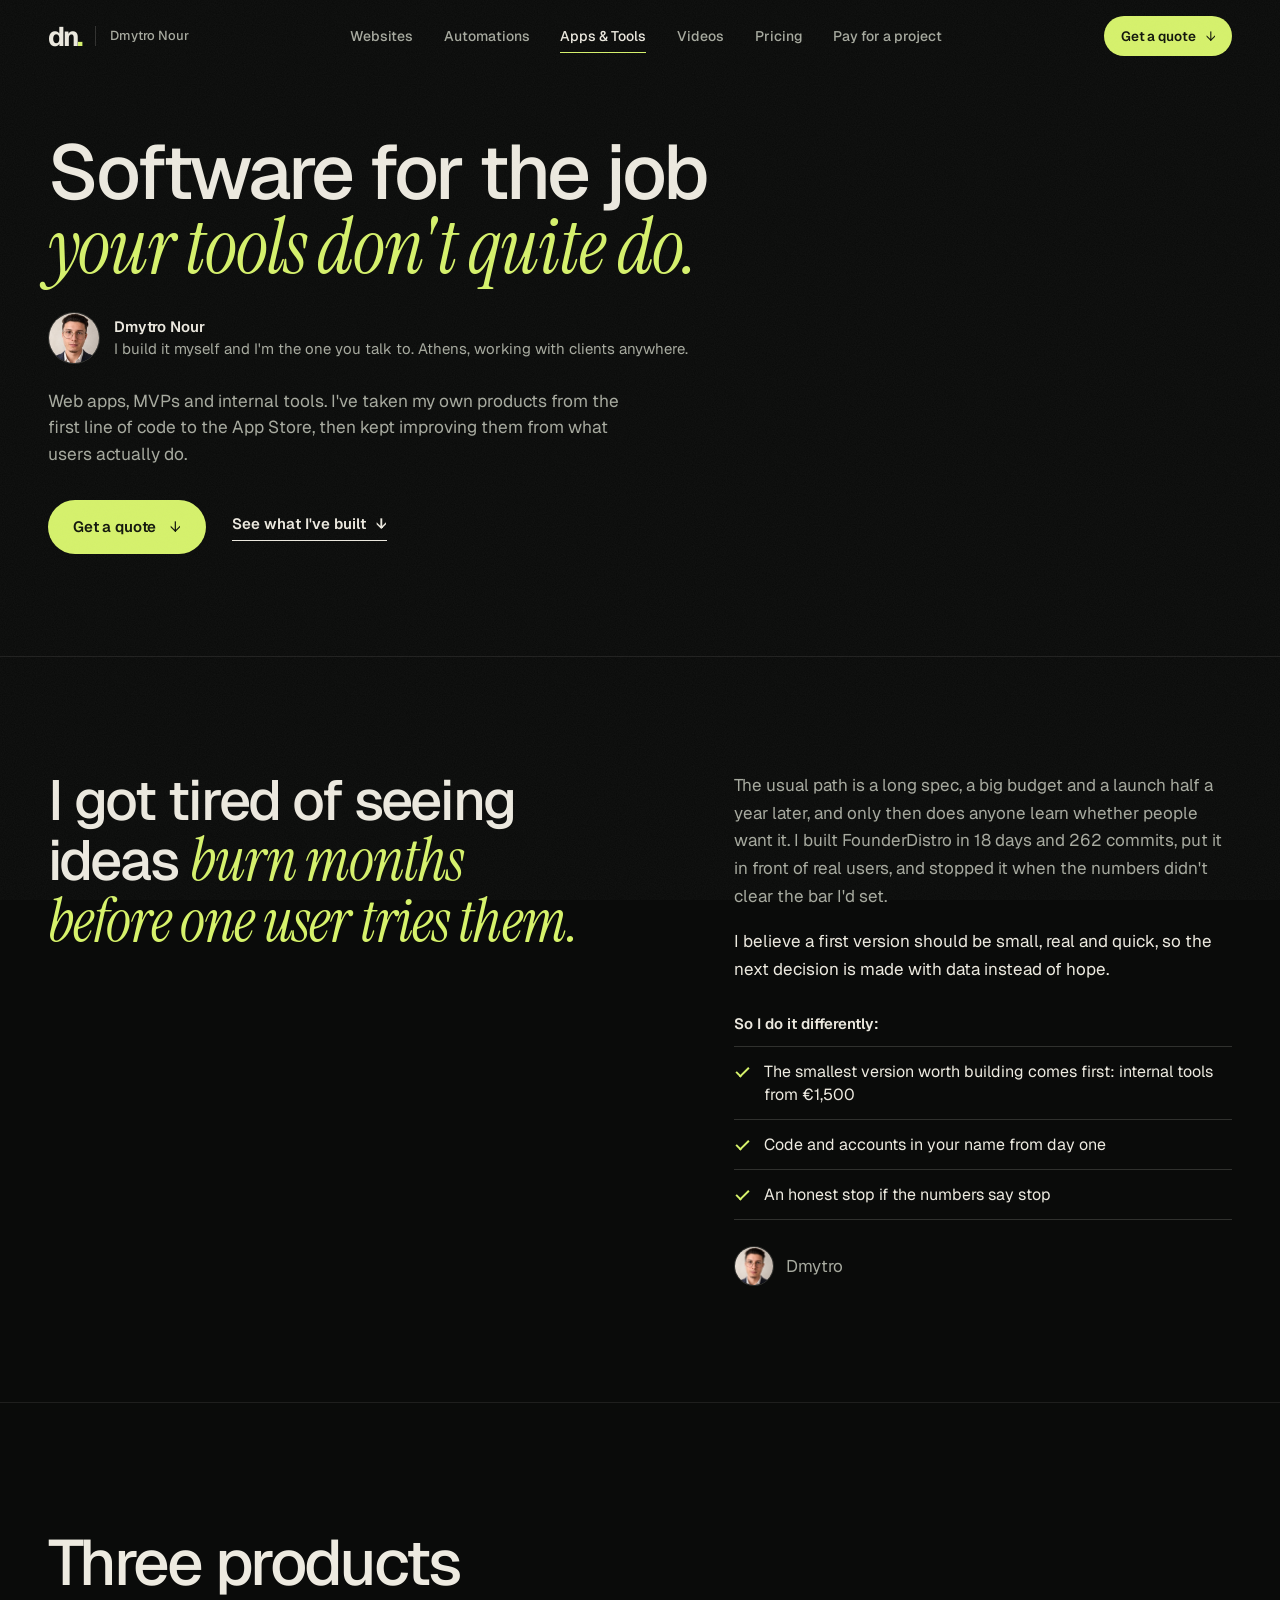
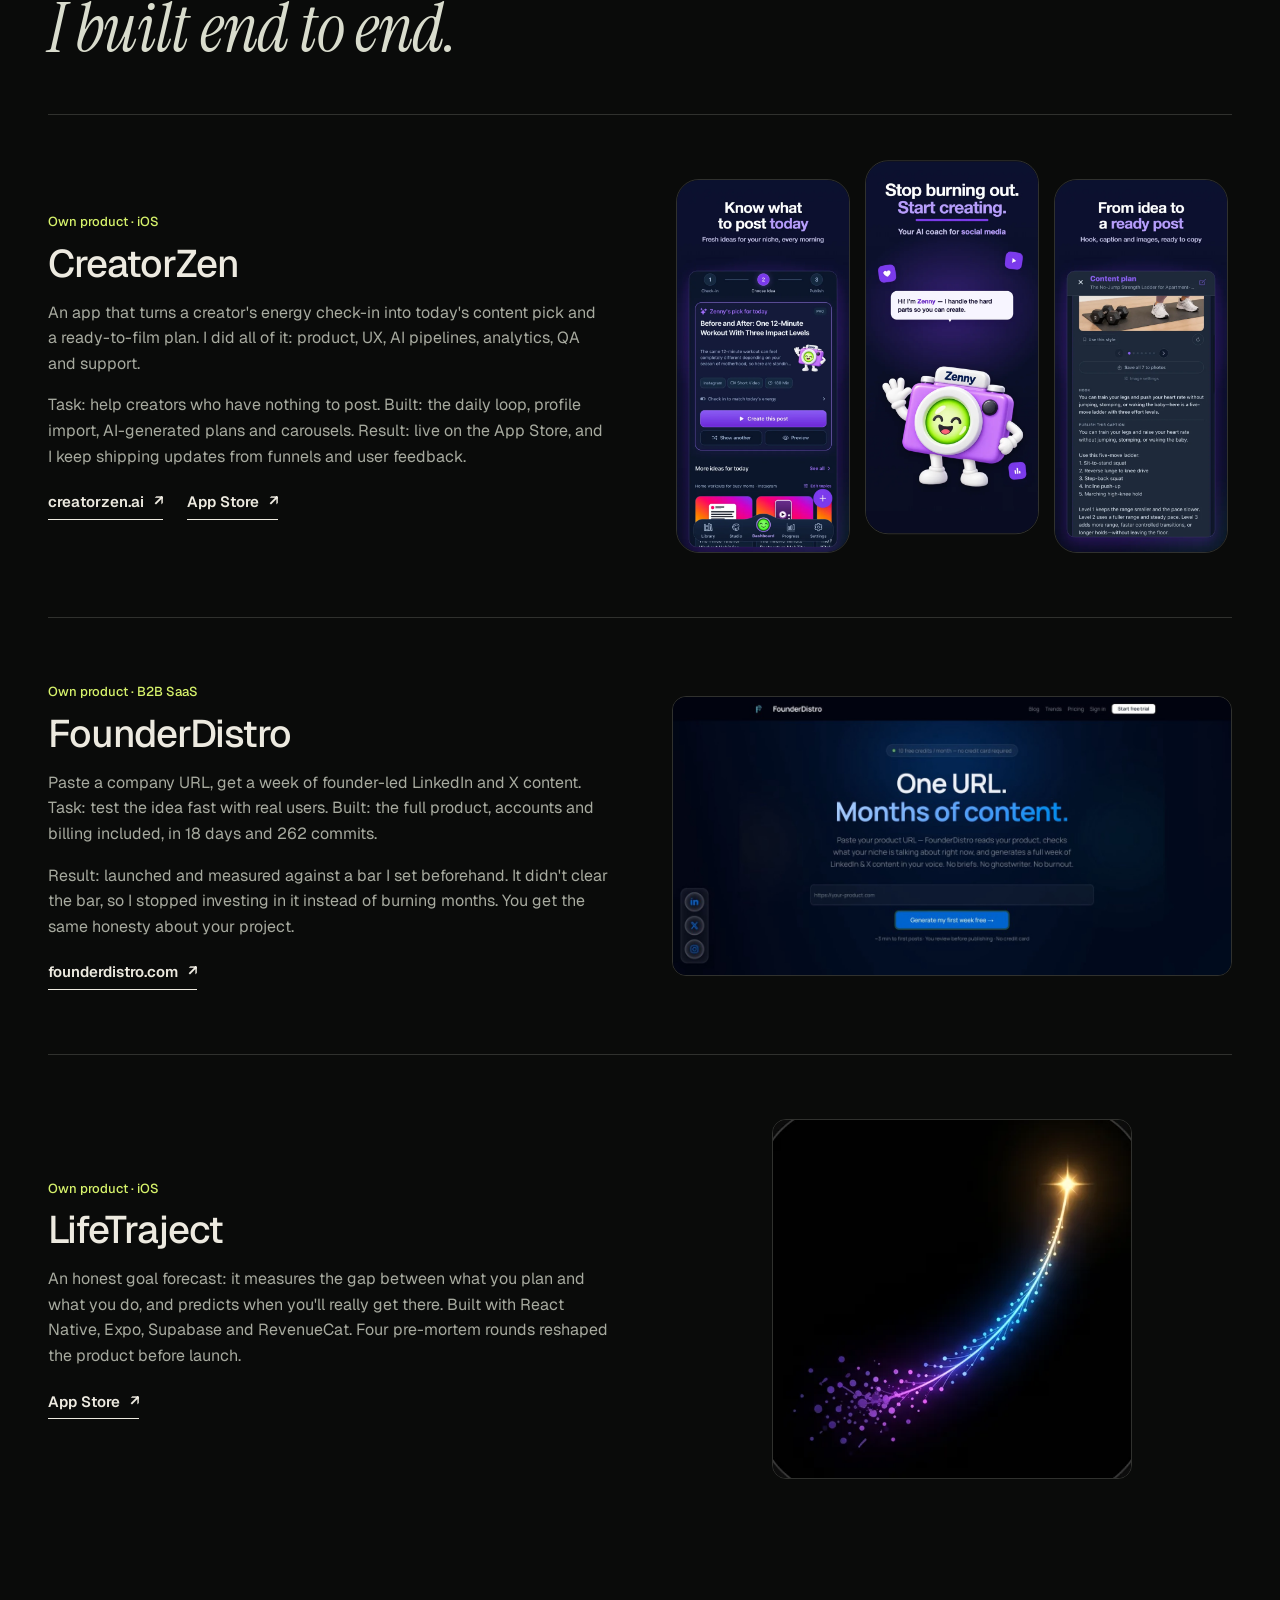
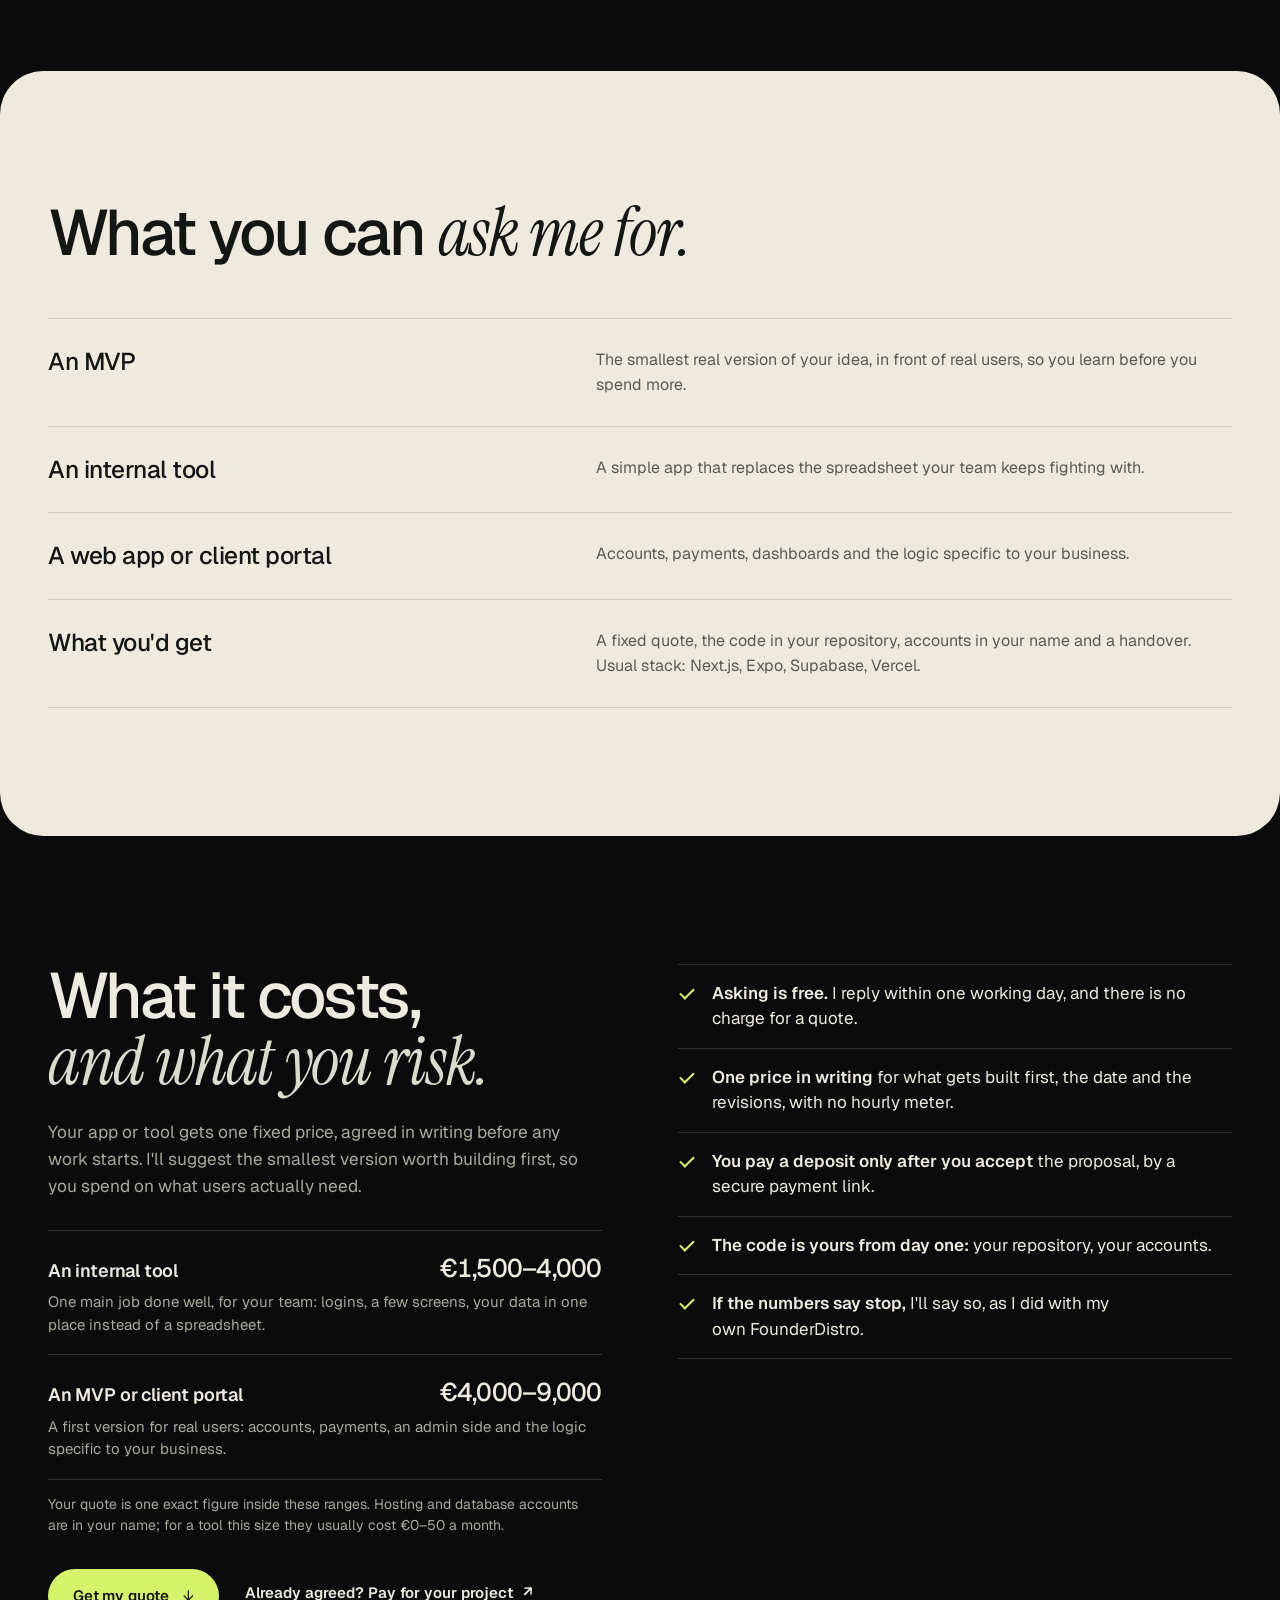
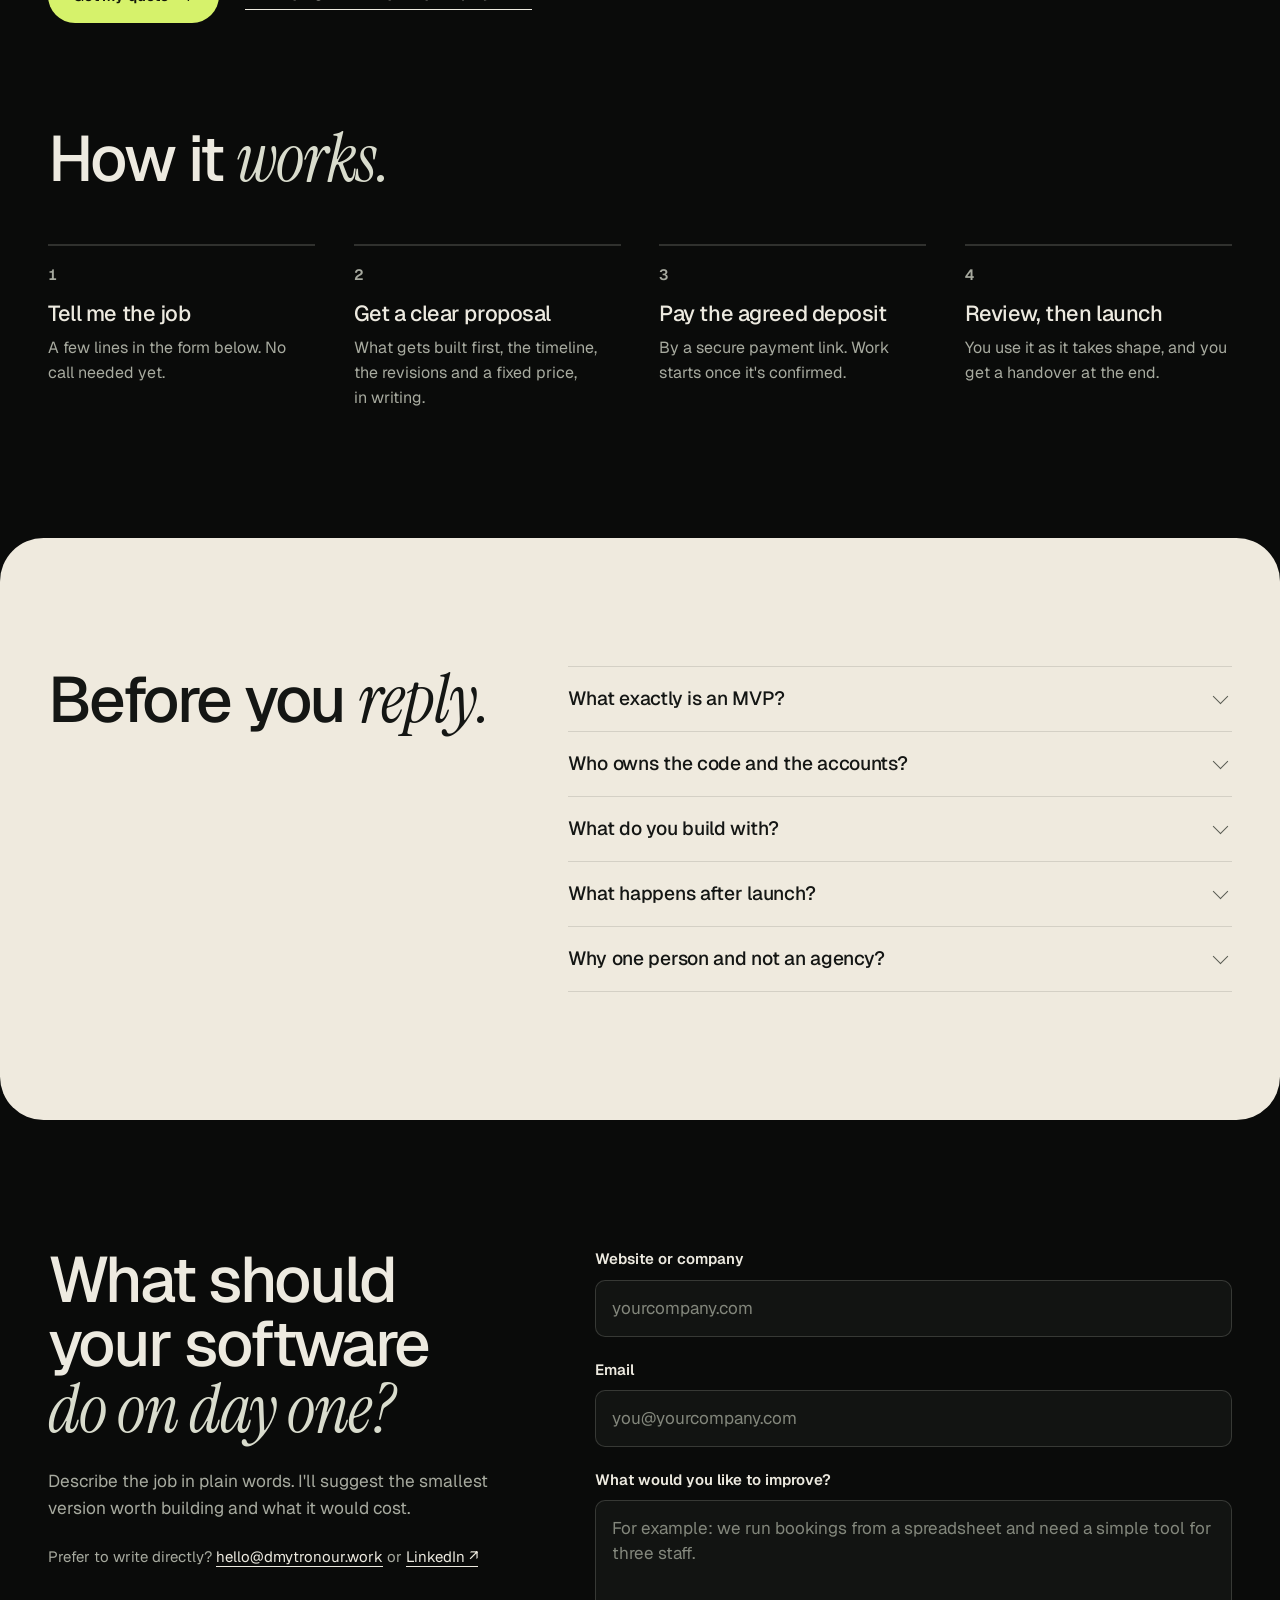
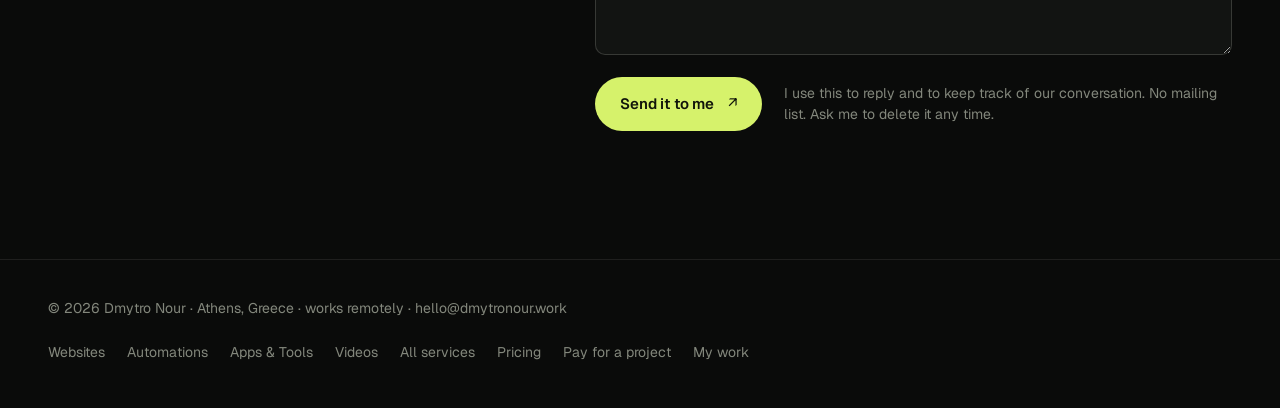
<file: apps/index.html>
<!doctype html>
<html lang="en">
  <head>
    <meta charset="UTF-8" />
    <meta name="viewport" content="width=device-width, initial-scale=1, viewport-fit=cover" />
    <title>Web apps, MVPs and internal tools · Dmytro Nour</title>
    <meta name="description" content="Web apps, MVPs and internal tools from someone who has shipped his own products to the App Store and the web. Internal tools from €1,500, with a fixed price agreed before work starts." />
    <meta name="theme-color" content="#0a0b0a" />
    <meta name="author" content="Dmytro Nour" />
    <meta name="robots" content="index, follow" />
    <link rel="canonical" href="https://www.dmytronour.work/apps" />
    <meta property="og:type" content="website" />
    <meta property="og:site_name" content="Dmytro Nour" />
    <meta property="og:title" content="Web apps, MVPs and internal tools · Dmytro Nour" />
    <meta property="og:description" content="Web apps, MVPs and internal tools from someone who has shipped his own products to the App Store and the web. Internal tools from €1,500, with a fixed price agreed before work starts." />
    <meta property="og:url" content="https://www.dmytronour.work/apps" />
    <meta property="og:image" content="https://www.dmytronour.work/assets/og-image.jpg" />
    <meta name="twitter:card" content="summary_large_image" />
    <link rel="icon" type="image/svg+xml" href="/assets/favicon.svg" />
    <link rel="preconnect" href="https://fonts.googleapis.com" />
    <link rel="preconnect" href="https://fonts.gstatic.com" crossorigin />
    <link href="https://fonts.googleapis.com/css2?family=Geist:wght@300..700&amp;family=Geist+Mono:wght@400;500&amp;family=Instrument+Serif:ital@0;1&amp;display=swap" rel="stylesheet" />
    <link rel="stylesheet" href="/styles.css" />
    <link rel="stylesheet" href="/services/services.css" />
    <script>document.documentElement.classList.add("js");</script>
    <script src="/services/services.js" defer></script>
  </head>
  <body class="sv">
    <a class="skip-link" href="#main">Skip to content</a>

    <header class="site-header" data-header>
      <div class="shell header-inner">
        <a class="brand" href="/services" aria-label="Dmytro Nour, all services">
          <span class="brand-mark" aria-hidden="true">dn<i>.</i></span>
          <span class="brand-name">Dmytro Nour</span>
        </a>
        <nav class="site-nav" aria-label="Main">
          <a href="/websites">Websites</a>
          <a href="/automations">Automations</a>
          <a href="/apps" aria-current="page">Apps &amp; Tools</a>
          <a href="/videos">Videos</a>
          <a href="/apps#pricing">Pricing</a>
          <a href="/pay?service=apps">Pay for a project</a>
        </nav>
        <a class="btn btn-lime btn-sm" href="#brief">Get a quote <span aria-hidden="true">↓</span></a>
        <details class="sv-menu">
          <summary>Menu</summary>
          <nav aria-label="Main, mobile">
            <a href="/services">All services</a>
            <a href="/websites">Websites</a>
            <a href="/automations">Automations</a>
            <a href="/apps" aria-current="page">Apps &amp; Tools</a>
            <a href="/videos">Videos</a>
            <a href="/apps#pricing">Pricing</a>
            <a href="/pay?service=apps">Pay for a project</a>
          </nav>
        </details>
      </div>
    </header>

    <main id="main">
      <section class="sv-hero" aria-labelledby="sv-title">
        <div class="shell">
          <p class="sv-hello" data-hello hidden><b>Here from my email<span data-hello-who></span>?</b> <span>The short version: I build the smallest real version of the tool you need, in your name, for a fixed price agreed first. <a href="#brief">Describe the job</a>, or just reply to my email.</span></p>
          <h1 class="sv-h1" id="sv-title">Software for the job <em>your tools don't quite do.</em></h1>
          <div class="sv-by"><img src="/assets/portrait-sm.jpg" width="160" height="200" alt="" /><span><b>Dmytro Nour</b>I build it myself and I'm the one you talk to. Athens, working with clients anywhere.</span></div>
          <div class="sv-hero-copy">
            <p class="sv-lead">Web apps, MVPs and internal tools. I've taken my own products from the first line of code to the App Store, then kept improving them from what users actually do.</p>
            <div class="sv-actions">
              <a class="btn btn-lime" href="#brief">Get a quote <span aria-hidden="true">↓</span></a>
              <a class="link-arrow" href="#products">See what I've built <span aria-hidden="true">↓</span></a>
            </div>
          </div>

        </div>
      </section>

      <section class="sv-why" aria-labelledby="why-title">
        <div class="shell sv-why-grid">
          <h2 id="why-title">I got tired of seeing ideas <em>burn months before one user tries them.</em></h2>
          <div class="sv-why-story">
            <p>The usual path is a long spec, a big budget and a launch half a year later, and only then does anyone learn whether people want it. I built FounderDistro in 18 days and 262 commits, put it in front of real users, and stopped it when the numbers didn't clear the bar I'd set.</p>
            <p class="is-belief">I believe a first version should be small, real and quick, so the next decision is made with data instead of hope.</p>
            <h3>So I do it differently:</h3>
            <ul><li>The smallest version worth building comes first: internal tools from €1,500</li><li>Code and accounts in your name from day one</li><li>An honest stop if the numbers say stop</li></ul>
            <p class="sv-why-sign"><img src="/assets/portrait-sm.jpg" width="160" height="200" alt="" />Dmytro</p>
          </div>
        </div>
      </section>

      <section class="sv-section sv-products" aria-labelledby="products">
        <div class="shell">
          <h2 class="sv-h2 sv-apps-h2" id="products">Three products <em>I built end to end.</em></h2>

          <article class="sv-case" aria-labelledby="cz-title">
            <div>
              <span class="sv-label">Own product · iOS</span>
              <h3 id="cz-title">CreatorZen</h3>
              <p>An app that turns a creator's energy check-in into today's content pick and a ready-to-film plan. I did all of it: product, UX, AI pipelines, analytics, QA and support.</p>
              <p>Task: help creators who have nothing to post. Built: the daily loop, profile import, AI-generated plans and carousels. Result: live on the App Store, and I keep shipping updates from funnels and user feedback.</p>
              <a class="link-arrow" href="https://creatorzen.ai/" target="_blank" rel="noopener noreferrer">creatorzen.ai <span aria-hidden="true">↗</span></a>
              <a class="link-arrow" href="https://apps.apple.com/gr/app/creatorzen/id6755627819" target="_blank" rel="noopener noreferrer">App Store <span aria-hidden="true">↗</span></a>
            </div>
            <div class="sv-case-art sv-phones">
              <img src="/assets/creatorzen-02.webp" alt="CreatorZen: today's personalised content pick" width="580" height="1260" loading="lazy" decoding="async" />
              <img src="/assets/creatorzen-01.webp" alt="CreatorZen: Zenny, the AI coach, says hello" width="580" height="1260" loading="lazy" decoding="async" />
              <img src="/assets/creatorzen-04.webp" alt="CreatorZen: a ready-to-publish content plan" width="580" height="1260" loading="lazy" decoding="async" />
            </div>
          </article>

          <article class="sv-case" aria-labelledby="fd-title">
            <div>
              <span class="sv-label">Own product · B2B SaaS</span>
              <h3 id="fd-title">FounderDistro</h3>
              <p>Paste a company URL, get a week of founder-led LinkedIn and X content. Task: test the idea fast with real users. Built: the full product, accounts and billing included, in 18 days and 262 commits.</p>
              <p>Result: launched and measured against a bar I set beforehand. It didn't clear the bar, so I stopped investing in it instead of burning months. You get the same honesty about your project.</p>
              <a class="link-arrow" href="https://www.founderdistro.com/" target="_blank" rel="noopener noreferrer">founderdistro.com <span aria-hidden="true">↗</span></a>
            </div>
            <div class="sv-case-art"><img src="/apps/media/founderdistro.jpg" alt="FounderDistro landing page: One URL. Months of content." width="1280" height="637" loading="lazy" decoding="async" /></div>
          </article>

          <article class="sv-case" aria-labelledby="lt-title">
            <div>
              <span class="sv-label">Own product · iOS</span>
              <h3 id="lt-title">LifeTraject</h3>
              <p>An honest goal forecast: it measures the gap between what you plan and what you do, and predicts when you'll really get there. Built with React Native, Expo, Supabase and RevenueCat. Four pre-mortem rounds reshaped the product before launch.</p>
              <a class="link-arrow" href="https://apps.apple.com/au/app/lifetraject/id6762873892" target="_blank" rel="noopener noreferrer">App Store <span aria-hidden="true">↗</span></a>
            </div>
            <div class="sv-case-art is-square"><img src="/assets/lifetraject-trajectory.webp" alt="LifeTraject forecast curve" width="560" height="560" loading="lazy" decoding="async" /></div>
          </article>
        </div>
      </section>

      <section class="sv-section paper" id="scope" aria-labelledby="scope-title">
        <div class="shell">
          <h2 class="sv-h2" id="scope-title">What you can <em>ask me for.</em></h2>
          <ul class="sv-rows">
            <li><h3>An MVP</h3><p>The smallest real version of your idea, in front of real users, so you learn before you spend more.</p></li>
            <li><h3>An internal tool</h3><p>A simple app that replaces the spreadsheet your team keeps fighting with.</p></li>
            <li><h3>A web app or client portal</h3><p>Accounts, payments, dashboards and the logic specific to your business.</p></li>
            <li><h3>What you'd get</h3><p>A fixed quote, the code in your repository, accounts in your name and a handover. Usual stack: Next.js, Expo, Supabase, Vercel.</p></li>
          </ul>
        </div>
      </section>

      <section class="sv-section" id="pricing" aria-labelledby="pricing-title">
        <div class="shell">
          <div class="sv-deal">
            <div>
              <h2 class="sv-h2" id="pricing-title">What it costs, <em>and what you risk.</em></h2>
              <p class="sv-lead">Your app or tool gets one fixed price, agreed in writing before any work starts. I'll suggest the smallest version worth building first, so you spend on what users actually need.</p>
              <ul class="sv-ranges">
                <li><b>An internal tool</b><strong>€1,500–4,000</strong><small>One main job done well, for your team: logins, a few screens, your data in one place instead of a spreadsheet.</small></li>
                <li><b>An MVP or client portal</b><strong>€4,000–9,000</strong><small>A first version for real users: accounts, payments, an admin side and the logic specific to your business.</small></li>
              </ul>
              <p class="sv-ranges-note">Your quote is one exact figure inside these ranges. Hosting and database accounts are in your name; for a tool this size they usually cost €0–50 a month.</p>
              <div class="sv-actions">
                <a class="btn btn-lime" href="#brief">Get my quote <span aria-hidden="true">↓</span></a>
                <a class="link-arrow" href="/pay?service=apps">Already agreed? Pay for your project <span aria-hidden="true">↗</span></a>
              </div>
            </div>
            <ul class="sv-promise">
              <li><b>Asking is free.</b> I reply within one working day, and there is no charge for a quote.</li>
              <li><b>One price in writing</b> for what gets built first, the date and the revisions, with no hourly meter.</li>
              <li><b>You pay a deposit only after you accept</b> the proposal, by a secure payment link.</li>
              <li><b>The code is yours from day one:</b> your repository, your accounts.</li>
              <li><b>If the numbers say stop,</b> I'll say so, as I did with my own FounderDistro.</li>
            </ul>
          </div>
          <h2 class="sv-h2 sv-steps-title" id="how">How it <em>works.</em></h2>
          <ol class="sv-steps">
            <li><h3>Tell me the job</h3><p>A few lines in the form below. No call needed yet.</p></li>
            <li><h3>Get a clear proposal</h3><p>What gets built first, the timeline, the revisions and a fixed price, in writing.</p></li>
            <li><h3>Pay the agreed deposit</h3><p>By a secure payment link. Work starts once it's confirmed.</p></li>
            <li><h3>Review, then launch</h3><p>You use it as it takes shape, and you get a handover at the end.</p></li>
          </ol>
        </div>
      </section>

      <section class="sv-section paper" id="faq" aria-labelledby="faq-title">
        <div class="shell sv-faq">
          <h2 class="sv-h2" id="faq-title">Before you <em>reply.</em></h2>
          <div class="sv-qs">
            <details class="sv-q"><summary>What exactly is an MVP?</summary><p>A minimum viable product: the smallest version real users can try. You learn what to build next before you spend more.</p></details>
            <details class="sv-q"><summary>Who owns the code and the accounts?</summary><p>You do. The code lives in your repository and the hosting, database and store accounts are in your name from day one. The app works without me.</p></details>
            <details class="sv-q"><summary>What do you build with?</summary><p>Usually Next.js for the web, Expo for iPhone and Android, Supabase for accounts and data, Vercel for hosting. If your team already uses something else, tell me in the brief.</p></details>
            <details class="sv-q"><summary>What happens after launch?</summary><p>If something I built doesn't work as agreed, I fix it at no charge. New features are quoted the same way as the first version.</p></details>
            <details class="sv-q"><summary>Why one person and not an agency?</summary><p>You talk to the person who builds it, so nothing gets lost between a salesperson and a developer. I take a few projects at a time, and I'll give you the start date before you commit.</p></details>
          </div>
        </div>
      </section>

      <section class="sv-section" id="brief" aria-labelledby="brief-title">
        <div class="shell sv-brief">
          <div>
            <h2 class="sv-h2" id="brief-title">What should your software <em>do on day one?</em></h2>
            <p class="sv-lead">Describe the job in plain words. I'll suggest the smallest version worth building and what it would cost.</p>
            <p class="sv-direct">Prefer to write directly? <a href="mailto:hello@dmytronour.work">hello@dmytronour.work</a> or <a href="https://www.linkedin.com/in/dmytro-nour-6ab7611bb/" target="_blank" rel="noopener noreferrer">LinkedIn ↗</a></p>
          </div>
          <form class="sv-form" data-brief action="/api/lead" method="post">
            <input type="hidden" name="service" value="apps" />
            <div class="sv-trap" aria-hidden="true"><label>Leave this empty<input type="text" name="fax" tabindex="-1" autocomplete="off" /></label></div>
            <div class="sv-field">
              <label for="brief-company">Website or company</label>
              <input id="brief-company" name="company" type="text" required maxlength="200" autocomplete="organization" placeholder="yourcompany.com" />
            </div>
            <div class="sv-field">
              <label for="brief-email">Email</label>
              <input id="brief-email" name="email" type="email" required maxlength="254" autocomplete="email" placeholder="you@yourcompany.com" />
            </div>
            <div class="sv-field">
              <label for="brief-message">What would you like to improve?</label>
              <textarea id="brief-message" name="message" required maxlength="4000" rows="5" placeholder="For example: we run bookings from a spreadsheet and need a simple tool for three staff."></textarea>
            </div>
            <p class="sv-status" data-brief-status role="alert" hidden></p>
            <div class="sv-form-foot">
              <button class="btn btn-lime" type="submit"><b data-label style="font-weight:inherit">Send it to me</b> <span aria-hidden="true">↗</span></button>
              <p class="sv-privacy">I use this to reply and to keep track of our conversation. No mailing list. Ask me to delete it any time.</p>
            </div>
          </form>
        </div>
      </section>
    </main>

    <footer class="sv-footer">
      <div class="shell">
        <span>© 2026 Dmytro Nour · Athens, Greece · works remotely · <a href="mailto:hello@dmytronour.work">hello@dmytronour.work</a></span>
        <nav aria-label="Footer">
          <a href="/websites">Websites</a>
          <a href="/automations">Automations</a>
          <a href="/apps">Apps &amp; Tools</a>
          <a href="/videos">Videos</a>
          <a href="/services">All services</a>
          <a href="/services#pricing">Pricing</a>
          <a href="/pay">Pay for a project</a>
          <a href="/services#work">My work</a>
        </nav>
      </div>
    </footer>
  </body>
</html>
</file>
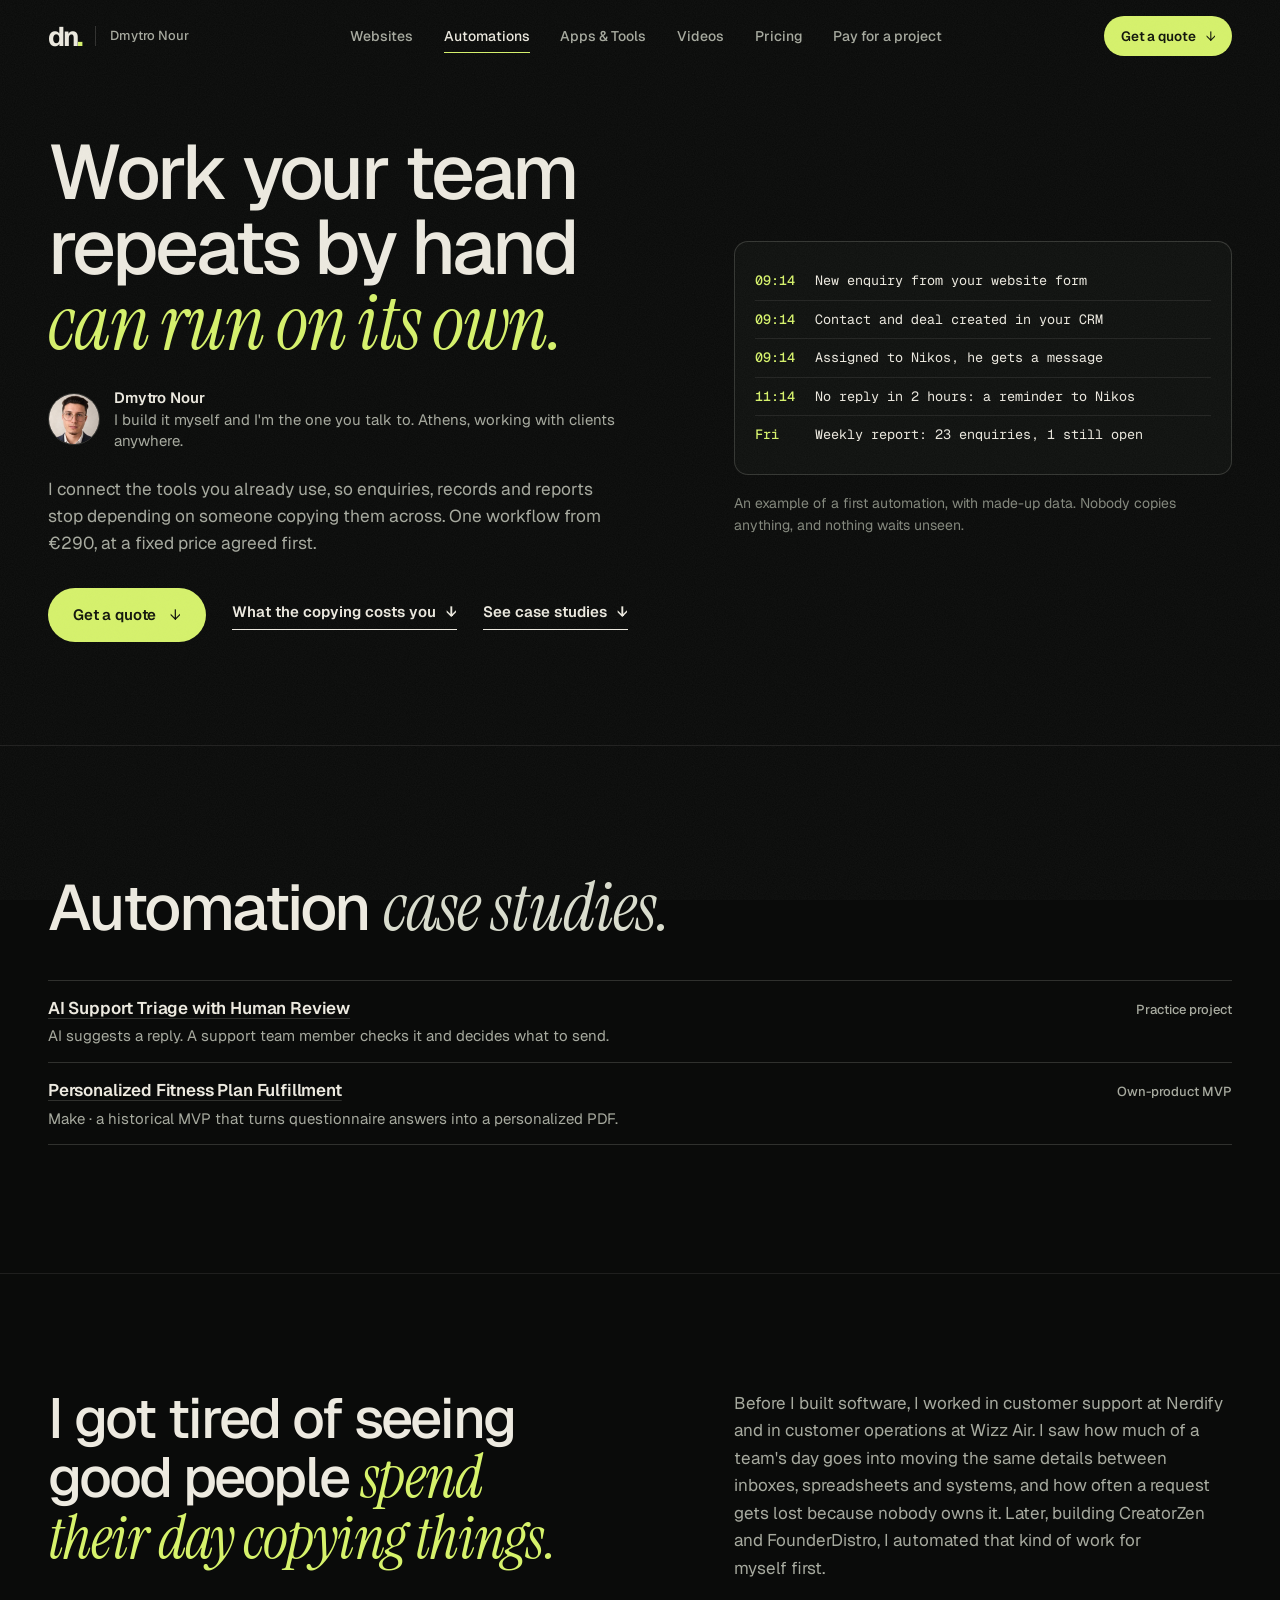
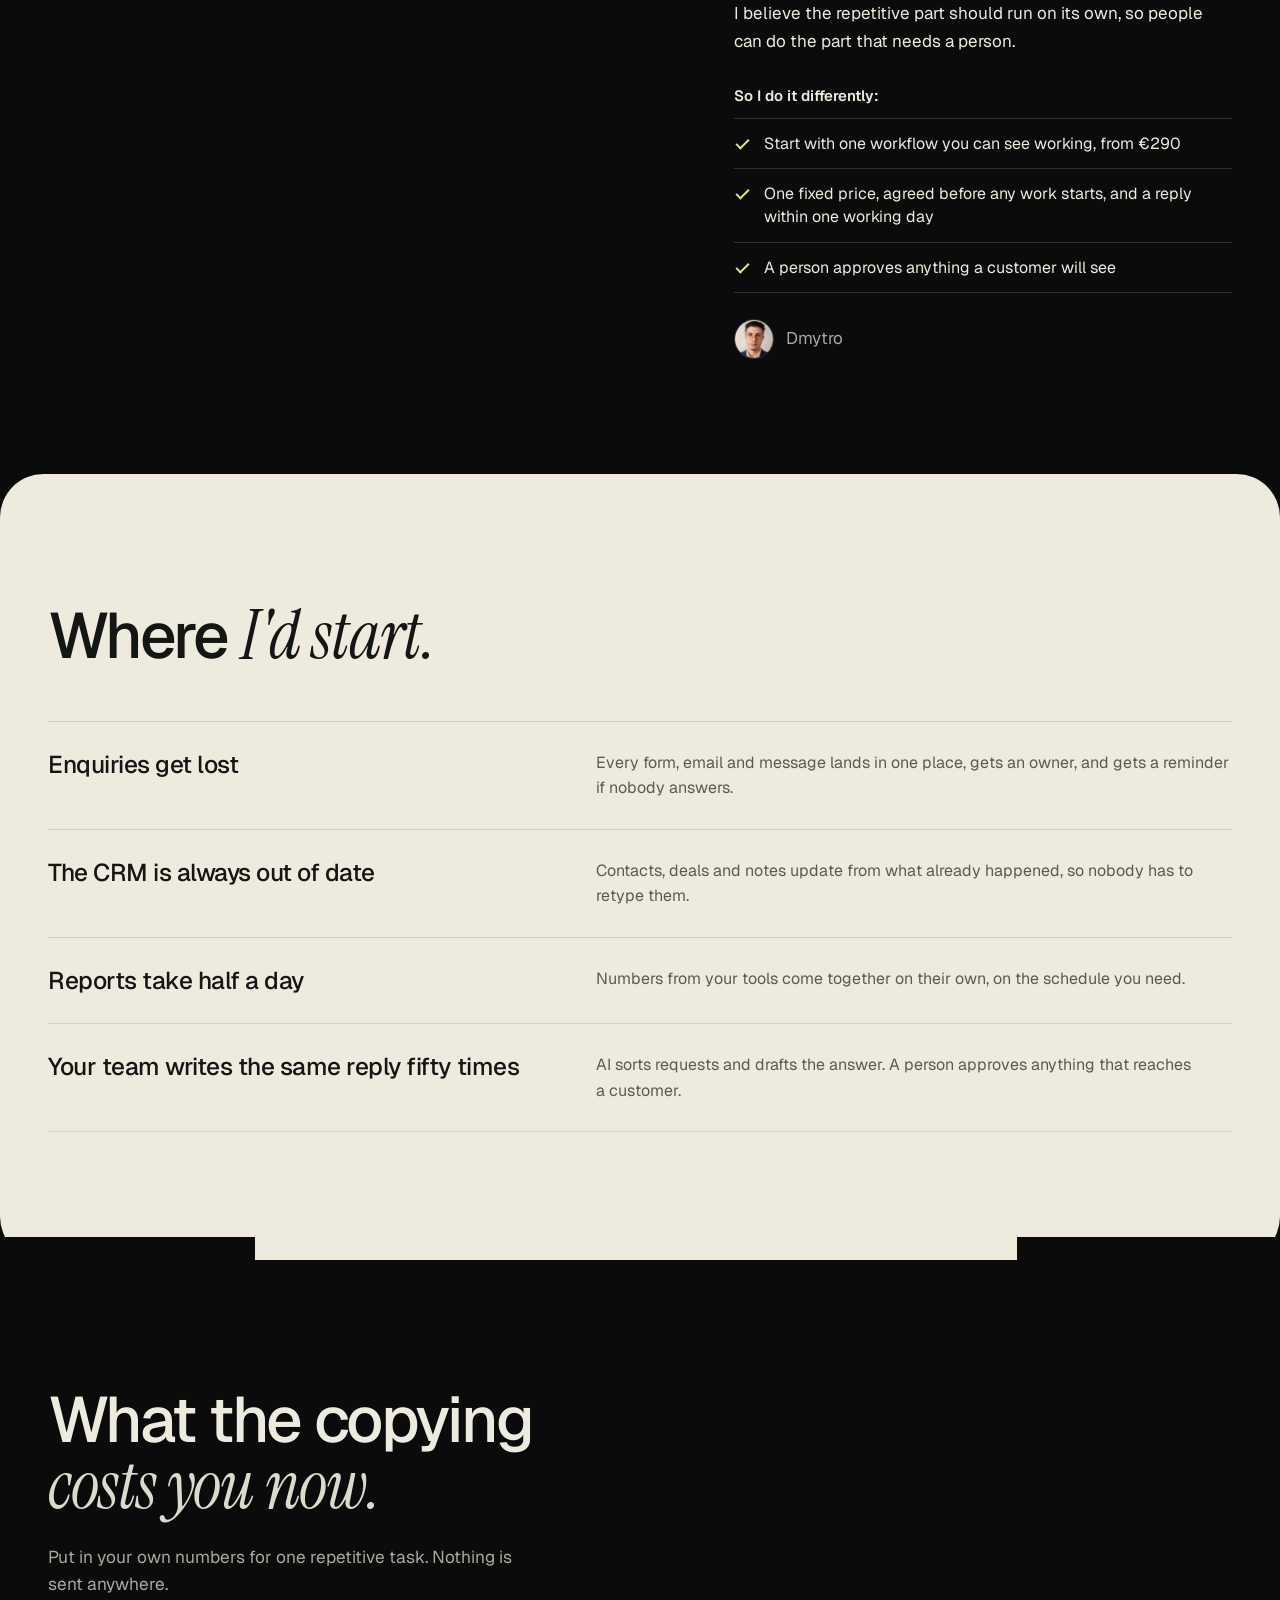
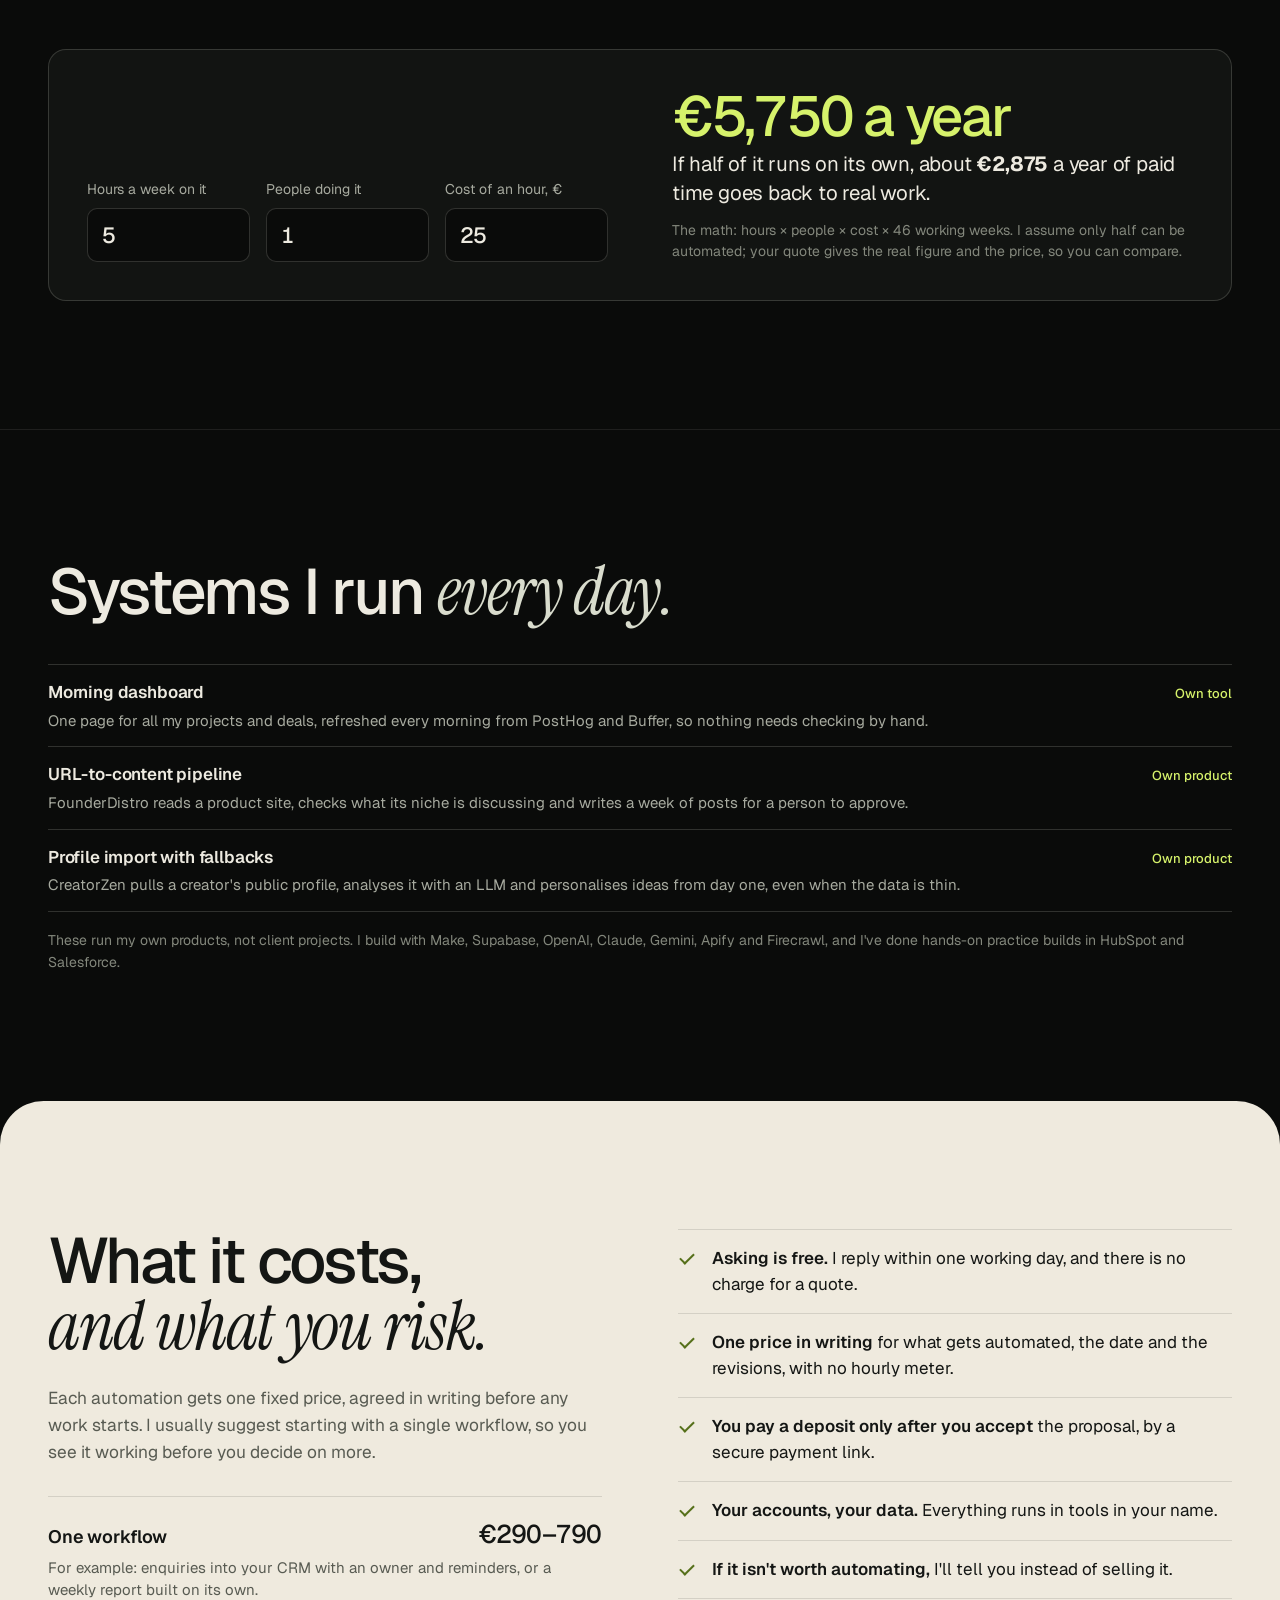
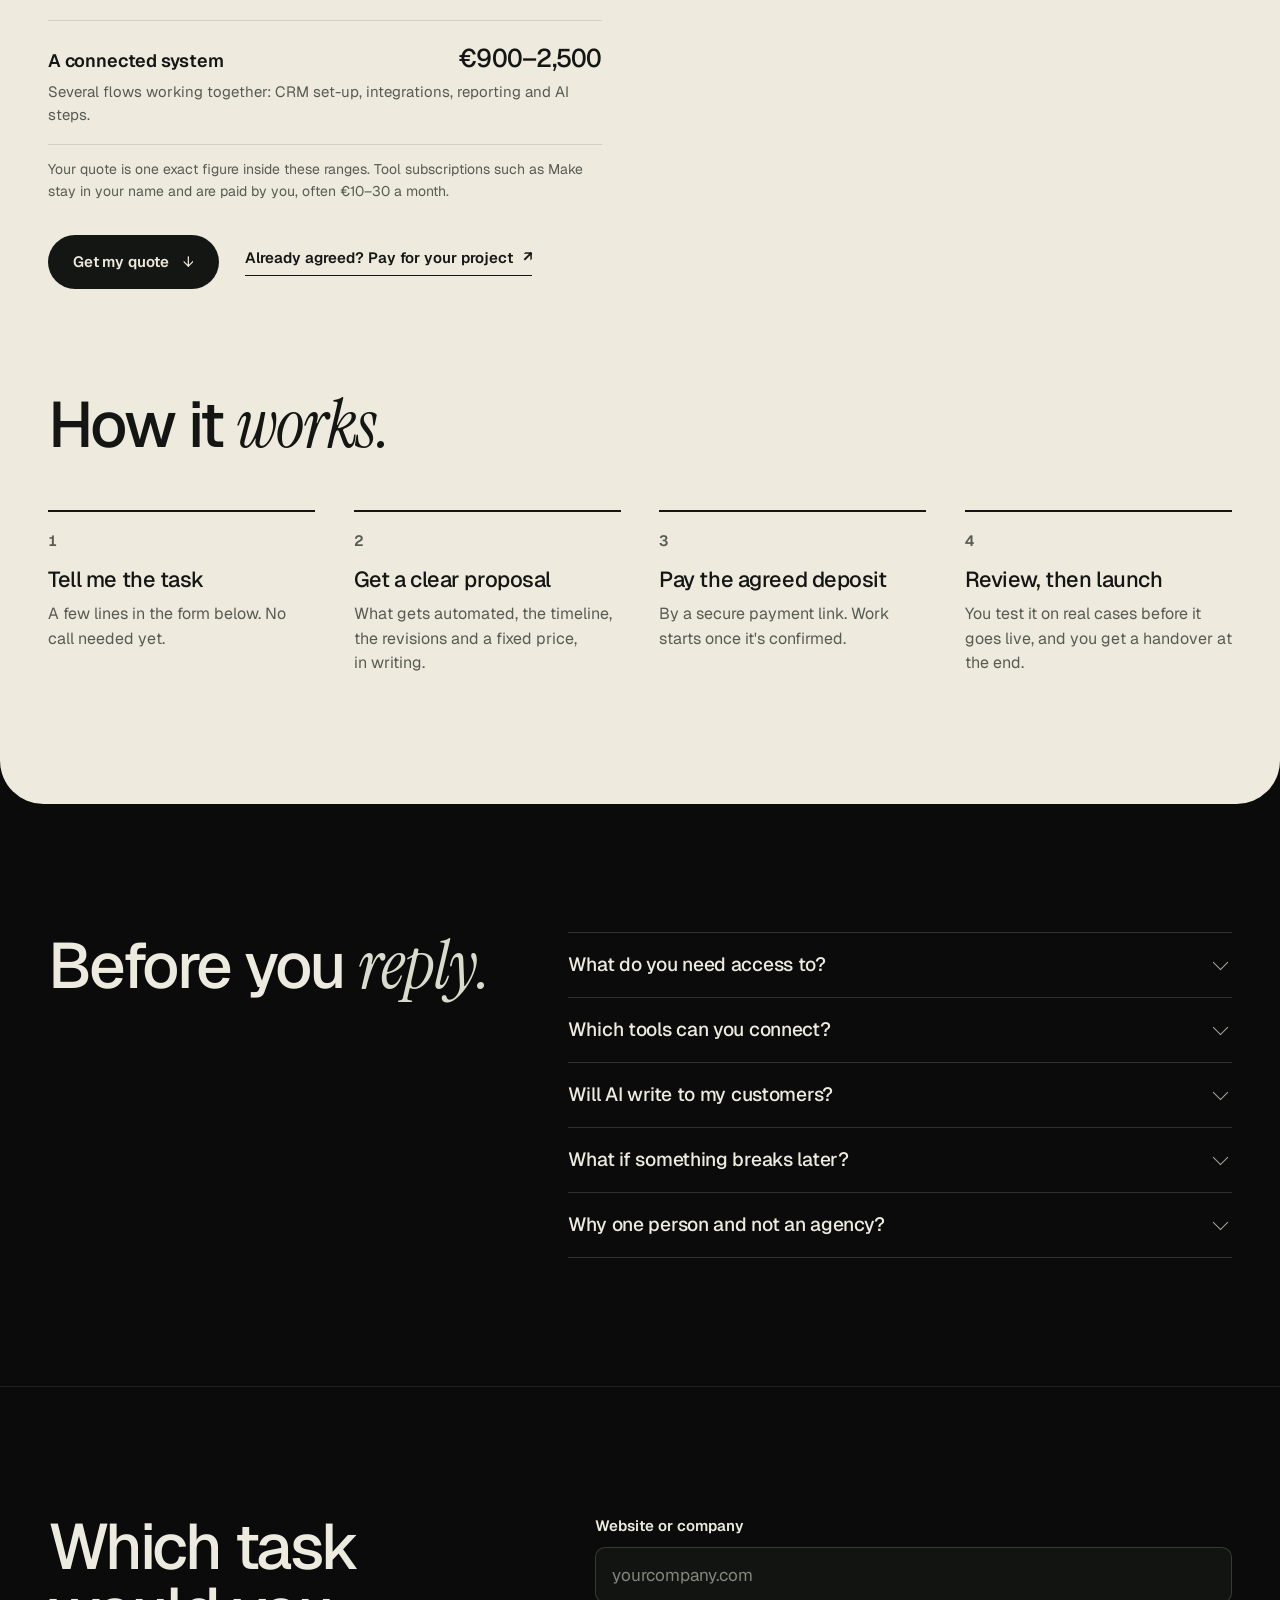
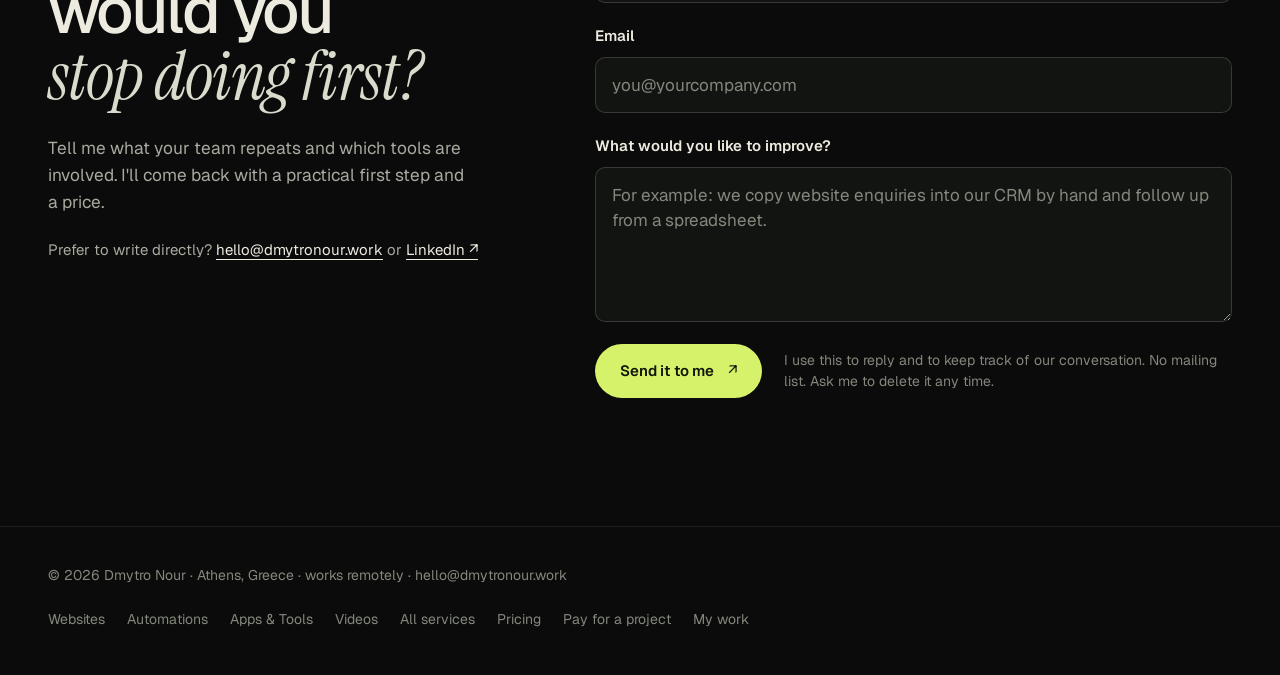
<file: automations/index.html>
<!doctype html>
<html lang="en">
  <head>
    <meta charset="UTF-8" />
    <meta name="viewport" content="width=device-width, initial-scale=1, viewport-fit=cover" />
    <title>Business automation, CRM and AI workflows · Dmytro Nour</title>
    <meta name="description" content="CRM, integrations and AI workflows that take repetitive work off your team. One workflow from €290, with a fixed price agreed before work starts. Built by Dmytro Nour." />
    <meta name="theme-color" content="#0a0b0a" />
    <meta name="author" content="Dmytro Nour" />
    <meta name="robots" content="index, follow" />
    <link rel="canonical" href="https://www.dmytronour.work/automations" />
    <meta property="og:type" content="website" />
    <meta property="og:site_name" content="Dmytro Nour" />
    <meta property="og:title" content="Business automation, CRM and AI workflows · Dmytro Nour" />
    <meta property="og:description" content="CRM, integrations and AI workflows that take repetitive work off your team. One workflow from €290, with a fixed price agreed before work starts. Built by Dmytro Nour." />
    <meta property="og:url" content="https://www.dmytronour.work/automations" />
    <meta property="og:image" content="https://www.dmytronour.work/assets/og-image.jpg" />
    <meta name="twitter:card" content="summary_large_image" />
    <link rel="icon" type="image/svg+xml" href="/assets/favicon.svg" />
    <link rel="preconnect" href="https://fonts.googleapis.com" />
    <link rel="preconnect" href="https://fonts.gstatic.com" crossorigin />
    <link href="https://fonts.googleapis.com/css2?family=Geist:wght@300..700&amp;family=Geist+Mono:wght@400;500&amp;family=Instrument+Serif:ital@0;1&amp;display=swap" rel="stylesheet" />
    <link rel="stylesheet" href="/styles.css" />
    <link rel="stylesheet" href="/services/services.css" />
    <script>document.documentElement.classList.add("js");</script>
    <script src="/services/services.js" defer></script>
  </head>
  <body class="sv">
    <a class="skip-link" href="#main">Skip to content</a>

    <header class="site-header" data-header>
      <div class="shell header-inner">
        <a class="brand" href="/services" aria-label="Dmytro Nour, all services">
          <span class="brand-mark" aria-hidden="true">dn<i>.</i></span>
          <span class="brand-name">Dmytro Nour</span>
        </a>
        <nav class="site-nav" aria-label="Main">
          <a href="/websites">Websites</a>
          <a href="/automations" aria-current="page">Automations</a>
          <a href="/apps">Apps &amp; Tools</a>
          <a href="/videos">Videos</a>
          <a href="/automations#pricing">Pricing</a>
          <a href="/pay?service=automations">Pay for a project</a>
        </nav>
        <a class="btn btn-lime btn-sm" href="#brief">Get a quote <span aria-hidden="true">↓</span></a>
        <details class="sv-menu">
          <summary>Menu</summary>
          <nav aria-label="Main, mobile">
            <a href="/services">All services</a>
            <a href="/websites">Websites</a>
            <a href="/automations" aria-current="page">Automations</a>
            <a href="/apps">Apps &amp; Tools</a>
            <a href="/videos">Videos</a>
            <a href="/automations#pricing">Pricing</a>
            <a href="/pay?service=automations">Pay for a project</a>
          </nav>
        </details>
      </div>
    </header>

    <main id="main">
      <section class="sv-hero" aria-labelledby="sv-title">
        <div class="shell">
          <p class="sv-hello" data-hello hidden><b>Here from my email<span data-hello-who></span>?</b> <span>The short version: I'd take the one task your team copies by hand every day and make it run on its own, for a fixed price agreed first. <a href="#brief">Tell me which task</a>, or just reply to my email.</span></p>
        </div>
        <div class="shell sv-hero-split">
          <div>
            <h1 class="sv-h1" id="sv-title">Work your team repeats by hand <em>can run on its own.</em></h1>
            <div class="sv-by"><img src="/assets/portrait-sm.jpg" width="160" height="200" alt="" /><span><b>Dmytro Nour</b>I build it myself and I'm the one you talk to. Athens, working with clients anywhere.</span></div>
            <div class="sv-hero-copy">
              <p class="sv-lead">I connect the tools you already use, so enquiries, records and reports stop depending on someone copying them across. One workflow from €290, at a fixed price agreed first.</p>
              <div class="sv-actions">
                <a class="btn btn-lime" href="#brief">Get a quote <span aria-hidden="true">↓</span></a>
                <a class="link-arrow" href="#cost">What the copying costs you <span aria-hidden="true">↓</span></a>
                <a class="link-arrow" href="#case-studies">See case studies <span aria-hidden="true">↓</span></a>
              </div>
            </div>
          </div>
          <figure>
            <ol class="sv-log sv-log-big" aria-label="Example: what happens to one new enquiry after the automation">
              <li style="--i: 0"><b>09:14</b><span>New enquiry from your website form</span></li>
              <li style="--i: 1"><b>09:14</b><span>Contact and deal created in your CRM</span></li>
              <li style="--i: 2"><b>09:14</b><span>Assigned to Nikos, he gets a message</span></li>
              <li style="--i: 3"><b>11:14</b><span>No reply in 2 hours: a reminder to Nikos</span></li>
              <li style="--i: 4"><b>Fri</b><span>Weekly report: 23 enquiries, 1 still open</span></li>
            </ol>
            <figcaption class="sv-legend">An example of a first automation, with made-up data. Nobody copies anything, and nothing waits unseen.</figcaption>
          </figure>
        </div>
      </section>

      <section class="sv-section is-ruled" id="case-studies" aria-labelledby="case-studies-title">
        <div class="shell">
          <h2 class="sv-h2" id="case-studies-title">Automation <em>case studies.</em></h2>
          <ul class="sv-proof">
            <li>
              <a href="/automations/saas-request-triage">AI Support Triage with Human Review</a>
              <small>AI suggests a reply. A support team member checks it and decides what to send.</small>
              <span class="sv-label is-sample">Practice project</span>
            </li>
            <li>
              <a href="/automations/fitness-plan-fulfillment">Personalized Fitness Plan Fulfillment</a>
              <small>Make · a historical MVP that turns questionnaire answers into a personalized PDF.</small>
              <span class="sv-label is-sample">Own-product MVP</span>
            </li>
          </ul>
        </div>
      </section>

      <section class="sv-why" aria-labelledby="why-title">
        <div class="shell sv-why-grid">
          <h2 id="why-title">I got tired of seeing good people <em>spend their day copying things.</em></h2>
          <div class="sv-why-story">
            <p>Before I built software, I worked in customer support at Nerdify and in customer operations at Wizz Air. I saw how much of a team's day goes into moving the same details between inboxes, spreadsheets and systems, and how often a request gets lost because nobody owns it. Later, building CreatorZen and FounderDistro, I automated that kind of work for myself first.</p>
            <p class="is-belief">I believe the repetitive part should run on its own, so people can do the part that needs a person.</p>
            <h3>So I do it differently:</h3>
            <ul><li>Start with one workflow you can see working, from €290</li><li>One fixed price, agreed before any work starts, and a reply within one working day</li><li>A person approves anything a customer will see</li></ul>
            <p class="sv-why-sign"><img src="/assets/portrait-sm.jpg" width="160" height="200" alt="" />Dmytro</p>
          </div>
        </div>
      </section>

      <section class="sv-section paper" id="start" aria-labelledby="start-title">
        <div class="shell">
          <h2 class="sv-h2" id="start-title">Where <em>I'd start.</em></h2>
          <ul class="sv-rows">
            <li><h3>Enquiries get lost</h3><p>Every form, email and message lands in one place, gets an owner, and gets a reminder if nobody answers.</p></li>
            <li><h3>The CRM is always out of date</h3><p>Contacts, deals and notes update from what already happened, so nobody has to retype them.</p></li>
            <li><h3>Reports take half a day</h3><p>Numbers from your tools come together on their own, on the schedule you need.</p></li>
            <li><h3>Your team writes the same reply fifty times</h3><p>AI sorts requests and drafts the answer. A person approves anything that reaches a customer.</p></li>
          </ul>
        </div>
      </section>

      <section class="sv-section" id="cost" aria-labelledby="cost-title">
        <div class="shell">
          <h2 class="sv-h2" id="cost-title">What the copying <em>costs you now.</em></h2>
          <p class="sv-lead">Put in your own numbers for one repetitive task. Nothing is sent anywhere.</p>
          <form class="sv-calc" data-calc aria-label="Cost of one manual task">
            <div class="sv-calc-in">
              <label>Hours a week on it<input name="hours" type="number" inputmode="decimal" min="0" max="80" step="0.5" value="5" /></label>
              <label>People doing it<input name="people" type="number" inputmode="numeric" min="1" max="50" step="1" value="1" /></label>
              <label>Cost of an hour, €<input name="rate" type="number" inputmode="decimal" min="0" max="500" step="1" value="25" /></label>
            </div>
            <p class="sv-calc-out" aria-live="polite"><strong data-calc-total>€5,750 a year</strong>If half of it runs on its own, about <b data-calc-back>€2,875</b> a year of paid time goes back to real work.<small>The math: hours × people × cost × 46 working weeks. I assume only half can be automated; your quote gives the real figure and the price, so you can compare.</small></p>
          </form>
        </div>
      </section>

      <section class="sv-section is-ruled" id="built" aria-labelledby="built-title">
        <div class="shell">
          <h2 class="sv-h2" id="built-title">Systems I run <em>every day.</em></h2>
          <ul class="sv-proof">
            <li><b>Morning dashboard</b><small>One page for all my projects and deals, refreshed every morning from PostHog and Buffer, so nothing needs checking by hand.</small><span class="sv-label">Own tool</span></li>
            <li><b>URL-to-content pipeline</b><small>FounderDistro reads a product site, checks what its niche is discussing and writes a week of posts for a person to approve.</small><span class="sv-label">Own product</span></li>
            <li><b>Profile import with fallbacks</b><small>CreatorZen pulls a creator's public profile, analyses it with an LLM and personalises ideas from day one, even when the data is thin.</small><span class="sv-label">Own product</span></li>
          </ul>
          <p class="sv-legend">These run my own products, not client projects. I build with Make, Supabase, OpenAI, Claude, Gemini, Apify and Firecrawl, and I've done hands-on practice builds in HubSpot and Salesforce.</p>
        </div>
      </section>

      <section class="sv-section paper" id="pricing" aria-labelledby="pricing-title">
        <div class="shell">
          <div class="sv-deal">
            <div>
              <h2 class="sv-h2" id="pricing-title">What it costs, <em>and what you risk.</em></h2>
              <p class="sv-lead">Each automation gets one fixed price, agreed in writing before any work starts. I usually suggest starting with a single workflow, so you see it working before you decide on more.</p>
              <ul class="sv-ranges">
                <li><b>One workflow</b><strong>€290–790</strong><small>For example: enquiries into your CRM with an owner and reminders, or a weekly report built on its own.</small></li>
                <li><b>A connected system</b><strong>€900–2,500</strong><small>Several flows working together: CRM set-up, integrations, reporting and AI steps.</small></li>
              </ul>
              <p class="sv-ranges-note">Your quote is one exact figure inside these ranges. Tool subscriptions such as Make stay in your name and are paid by you, often €10–30 a month.</p>
              <div class="sv-actions">
                <a class="btn btn-ink" href="#brief">Get my quote <span aria-hidden="true">↓</span></a>
                <a class="link-arrow" href="/pay?service=automations">Already agreed? Pay for your project <span aria-hidden="true">↗</span></a>
              </div>
            </div>
            <ul class="sv-promise">
              <li><b>Asking is free.</b> I reply within one working day, and there is no charge for a quote.</li>
              <li><b>One price in writing</b> for what gets automated, the date and the revisions, with no hourly meter.</li>
              <li><b>You pay a deposit only after you accept</b> the proposal, by a secure payment link.</li>
              <li><b>Your accounts, your data.</b> Everything runs in tools in your name.</li>
              <li><b>If it isn't worth automating,</b> I'll tell you instead of selling it.</li>
            </ul>
          </div>
          <h2 class="sv-h2 sv-steps-title" id="how">How it <em>works.</em></h2>
          <ol class="sv-steps">
            <li><h3>Tell me the task</h3><p>A few lines in the form below. No call needed yet.</p></li>
            <li><h3>Get a clear proposal</h3><p>What gets automated, the timeline, the revisions and a fixed price, in writing.</p></li>
            <li><h3>Pay the agreed deposit</h3><p>By a secure payment link. Work starts once it's confirmed.</p></li>
            <li><h3>Review, then launch</h3><p>You test it on real cases before it goes live, and you get a handover at the end.</p></li>
          </ol>
        </div>
      </section>

      <section class="sv-section" id="faq" aria-labelledby="faq-title">
        <div class="shell sv-faq">
          <h2 class="sv-h2" id="faq-title">Before you <em>reply.</em></h2>
          <div class="sv-qs">
            <details class="sv-q"><summary>What do you need access to?</summary><p>Only the tools in the workflow, ideally through a separate user or an API key you can switch off at any time. I don't need passwords to anything else.</p></details>
            <details class="sv-q"><summary>Which tools can you connect?</summary><p>I build with Make, Supabase, Google Workspace, OpenAI, Claude and Gemini. If your tool has an API or webhooks, it can usually be connected; I'll check yours before quoting.</p></details>
            <details class="sv-q"><summary>Will AI write to my customers?</summary><p>Only if you want it to. By default AI sorts and drafts, and a person on your team approves anything a customer will see.</p></details>
            <details class="sv-q"><summary>What if something breaks later?</summary><p>If something I built doesn't work as agreed, I fix it at no charge. New steps or new tools are quoted the same way as the first job.</p></details>
            <details class="sv-q"><summary>Why one person and not an agency?</summary><p>You talk to the person who builds it, so nothing gets lost between a salesperson and a developer. I take a few projects at a time, and I'll give you the start date before you commit.</p></details>
          </div>
        </div>
      </section>

      <section class="sv-section is-ruled" id="brief" aria-labelledby="brief-title">
        <div class="shell sv-brief">
          <div>
            <h2 class="sv-h2" id="brief-title">Which task would you <em>stop doing first?</em></h2>
            <p class="sv-lead">Tell me what your team repeats and which tools are involved. I'll come back with a practical first step and a price.</p>
            <p class="sv-direct">Prefer to write directly? <a href="mailto:hello@dmytronour.work">hello@dmytronour.work</a> or <a href="https://www.linkedin.com/in/dmytro-nour-6ab7611bb/" target="_blank" rel="noopener noreferrer">LinkedIn ↗</a></p>
          </div>
          <form class="sv-form" data-brief action="/api/lead" method="post">
            <input type="hidden" name="service" value="automations" />
            <div class="sv-trap" aria-hidden="true"><label>Leave this empty<input type="text" name="fax" tabindex="-1" autocomplete="off" /></label></div>
            <div class="sv-field">
              <label for="brief-company">Website or company</label>
              <input id="brief-company" name="company" type="text" required maxlength="200" autocomplete="organization" placeholder="yourcompany.com" />
            </div>
            <div class="sv-field">
              <label for="brief-email">Email</label>
              <input id="brief-email" name="email" type="email" required maxlength="254" autocomplete="email" placeholder="you@yourcompany.com" />
            </div>
            <div class="sv-field">
              <label for="brief-message">What would you like to improve?</label>
              <textarea id="brief-message" name="message" required maxlength="4000" rows="5" placeholder="For example: we copy website enquiries into our CRM by hand and follow up from a spreadsheet."></textarea>
            </div>
            <p class="sv-status" data-brief-status role="alert" hidden></p>
            <div class="sv-form-foot">
              <button class="btn btn-lime" type="submit"><b data-label style="font-weight:inherit">Send it to me</b> <span aria-hidden="true">↗</span></button>
              <p class="sv-privacy">I use this to reply and to keep track of our conversation. No mailing list. Ask me to delete it any time.</p>
            </div>
          </form>
        </div>
      </section>
    </main>

    <footer class="sv-footer">
      <div class="shell">
        <span>© 2026 Dmytro Nour · Athens, Greece · works remotely · <a href="mailto:hello@dmytronour.work">hello@dmytronour.work</a></span>
        <nav aria-label="Footer">
          <a href="/websites">Websites</a>
          <a href="/automations">Automations</a>
          <a href="/apps">Apps &amp; Tools</a>
          <a href="/videos">Videos</a>
          <a href="/services">All services</a>
          <a href="/services#pricing">Pricing</a>
          <a href="/pay">Pay for a project</a>
          <a href="/services#work">My work</a>
        </nav>
      </div>
    </footer>
  </body>
</html>
</file>
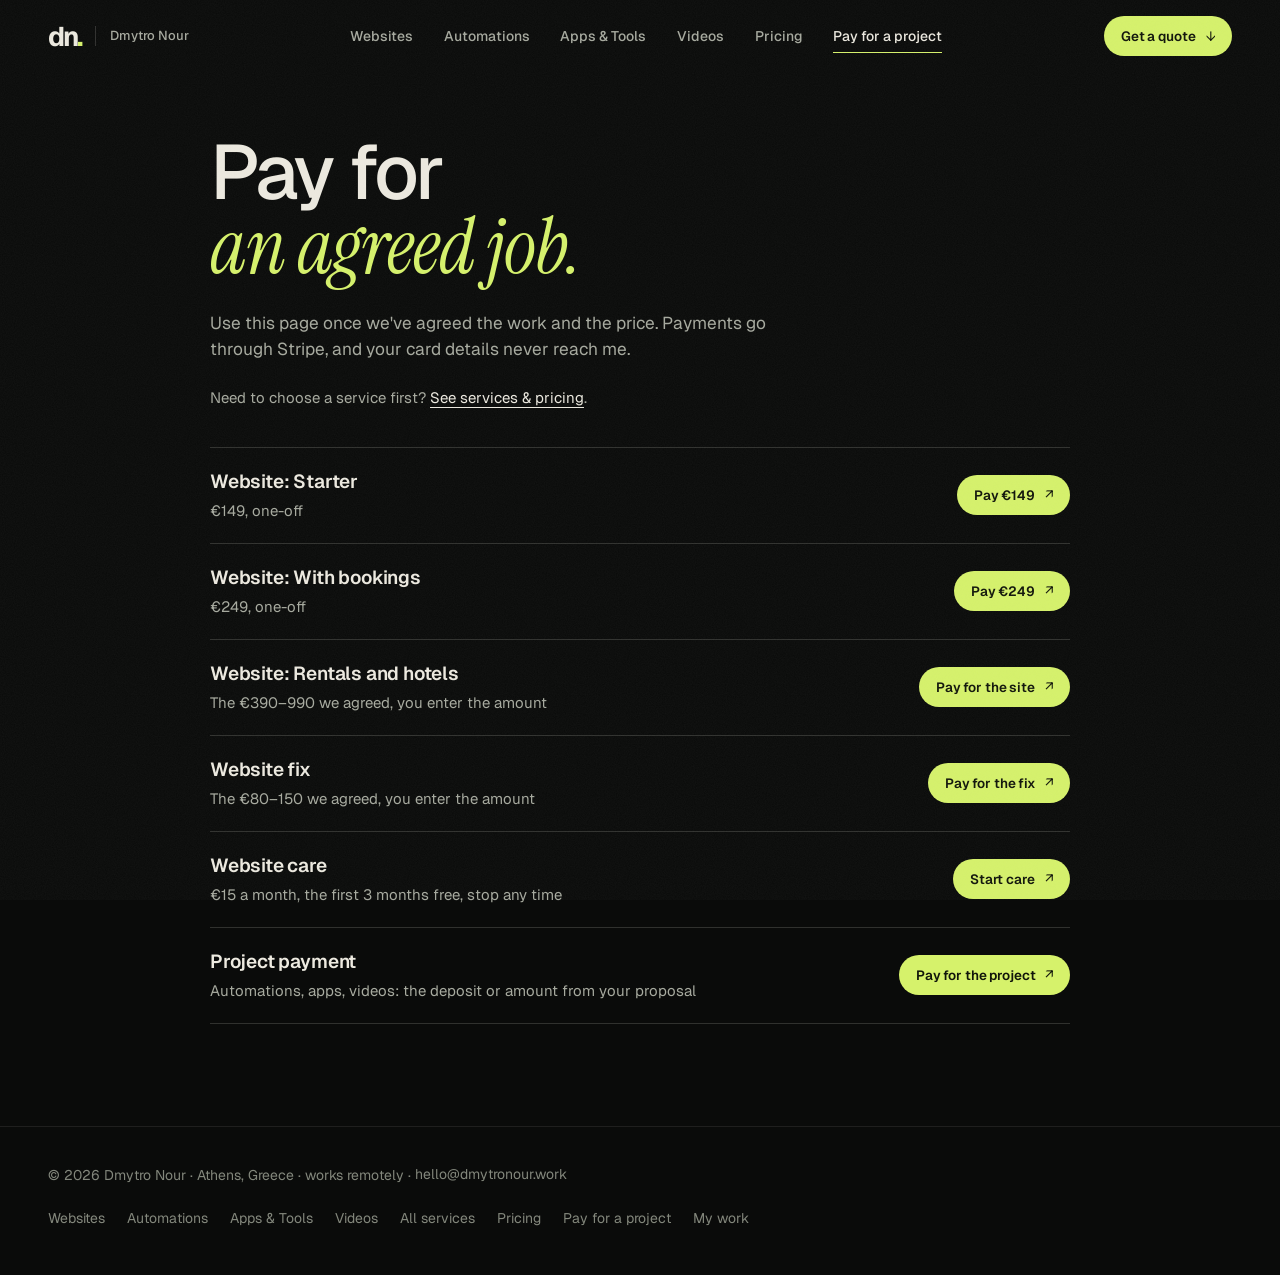
<file: pay/index.html>
<!doctype html>
<html lang="en">
  <head>
    <meta charset="UTF-8" />
    <meta name="viewport" content="width=device-width, initial-scale=1, viewport-fit=cover" />
    <title>Pay for an agreed job · Dmytro Nour</title>
    <meta name="description" content="Payment links for jobs already agreed with Dmytro Nour." />
    <meta name="theme-color" content="#0a0b0a" />
    <meta name="author" content="Dmytro Nour" />
    <meta name="robots" content="noindex, follow" />
    <link rel="canonical" href="https://www.dmytronour.work/pay" />
    <meta property="og:type" content="website" />
    <meta property="og:site_name" content="Dmytro Nour" />
    <meta property="og:title" content="Pay for an agreed job · Dmytro Nour" />
    <meta property="og:description" content="Payment links for jobs already agreed with Dmytro Nour." />
    <meta property="og:url" content="https://www.dmytronour.work/pay" />
    <meta property="og:image" content="https://www.dmytronour.work/assets/og-image.jpg" />
    <meta name="twitter:card" content="summary_large_image" />
    <link rel="icon" type="image/svg+xml" href="/assets/favicon.svg" />
    <link rel="preconnect" href="https://fonts.googleapis.com" />
    <link rel="preconnect" href="https://fonts.gstatic.com" crossorigin />
    <link href="https://fonts.googleapis.com/css2?family=Geist:wght@300..700&amp;family=Geist+Mono:wght@400;500&amp;family=Instrument+Serif:ital@0;1&amp;display=swap" rel="stylesheet" />
    <link rel="stylesheet" href="/styles.css" />
    <link rel="stylesheet" href="/services/services.css" />
    <script>document.documentElement.classList.add("js");</script>
    <script src="/services/services.js" defer></script>
  </head>
  <body class="sv">
    <a class="skip-link" href="#main">Skip to content</a>

    <header class="site-header" data-header>
      <div class="shell header-inner">
        <a class="brand" href="/services" aria-label="Dmytro Nour, all services">
          <span class="brand-mark" aria-hidden="true">dn<i>.</i></span>
          <span class="brand-name">Dmytro Nour</span>
        </a>
        <nav class="site-nav" aria-label="Main">
          <a href="/websites">Websites</a>
          <a href="/automations">Automations</a>
          <a href="/apps">Apps &amp; Tools</a>
          <a href="/videos">Videos</a>
          <a href="/services#pricing">Pricing</a>
          <a href="/pay" aria-current="page">Pay for a project</a>
        </nav>
        <a class="btn btn-lime btn-sm" href="/services#brief">Get a quote <span aria-hidden="true">↓</span></a>
        <details class="sv-menu">
          <summary>Menu</summary>
          <nav aria-label="Main, mobile">
            <a href="/services">All services</a>
            <a href="/websites">Websites</a>
            <a href="/automations">Automations</a>
            <a href="/apps">Apps &amp; Tools</a>
            <a href="/videos">Videos</a>
            <a href="/services#pricing">Pricing</a>
            <a href="/pay" aria-current="page">Pay for a project</a>
          </nav>
        </details>
      </div>
    </header>

    <main id="main">
      <section class="sv-hero" aria-labelledby="sv-title">
        <div class="shell sv-pay">
          <h1 class="sv-h1" id="sv-title" data-payment-title>Pay for <em>an agreed job.</em></h1>
          <p class="sv-lead" data-payment-intro>Use this page once we've agreed the work and the price. Payments go through Stripe, and your card details never reach me.</p>
          <p class="sv-direct"><span data-payment-prompt>Need to choose a service first?</span> <a href="/services#pricing" data-payment-back>See services &amp; pricing</a>.</p>
          <ul class="sv-pay-list" data-payment-list>
            <li data-payment-service="websites"><div><b>Website: Starter</b><small>€149, one-off</small></div><a class="btn btn-lime btn-sm" href="https://buy.stripe.com/00w00le7cdOjg1Se7z5EY04" rel="noopener">Pay €149 <span aria-hidden="true">↗</span></a></li>
            <li data-payment-service="websites"><div><b>Website: With bookings</b><small>€249, one-off</small></div><a class="btn btn-lime btn-sm" href="https://buy.stripe.com/28E28t9QW9y302U3sV5EY05" rel="noopener">Pay €249 <span aria-hidden="true">↗</span></a></li>
            <li data-payment-service="websites"><div><b>Website: Rentals and hotels</b><small>The €390–990 we agreed, you enter the amount</small></div><a class="btn btn-lime btn-sm" href="https://buy.stripe.com/dRm3cxfbg39FcPG2oR5EY07" rel="noopener">Pay for the site <span aria-hidden="true">↗</span></a></li>
            <li data-payment-service="websites"><div><b>Website fix</b><small>The €80–150 we agreed, you enter the amount</small></div><a class="btn btn-lime btn-sm" href="https://buy.stripe.com/eVqeVfd38cKf8zqd3v5EY06" rel="noopener">Pay for the fix <span aria-hidden="true">↗</span></a></li>
            <li data-payment-service="websites"><div><b>Website care</b><small>€15 a month, the first 3 months free, stop any time</small></div><a class="btn btn-lime btn-sm" href="https://buy.stripe.com/5kQ8wRe7ch0v5nefbD5EY09" rel="noopener">Start care <span aria-hidden="true">↗</span></a></li>
            <li data-payment-service="custom"><div><b>Project payment</b><small>Automations, apps, videos: the deposit or amount from your proposal</small></div><a class="btn btn-lime btn-sm" href="https://buy.stripe.com/aFadRb3sy8tZaHy4wZ5EY08" rel="noopener">Pay for the project <span aria-hidden="true">↗</span></a></li>
          </ul>
        </div>
      </section>
    </main>

    <footer class="sv-footer">
      <div class="shell">
        <span>© 2026 Dmytro Nour · Athens, Greece · works remotely · <a href="mailto:hello@dmytronour.work">hello@dmytronour.work</a></span>
        <nav aria-label="Footer">
          <a href="/websites">Websites</a>
          <a href="/automations">Automations</a>
          <a href="/apps">Apps &amp; Tools</a>
          <a href="/videos">Videos</a>
          <a href="/services">All services</a>
          <a href="/services#pricing">Pricing</a>
          <a href="/pay">Pay for a project</a>
          <a href="/services#work">My work</a>
        </nav>
      </div>
    </footer>
  </body>
</html>
</file>
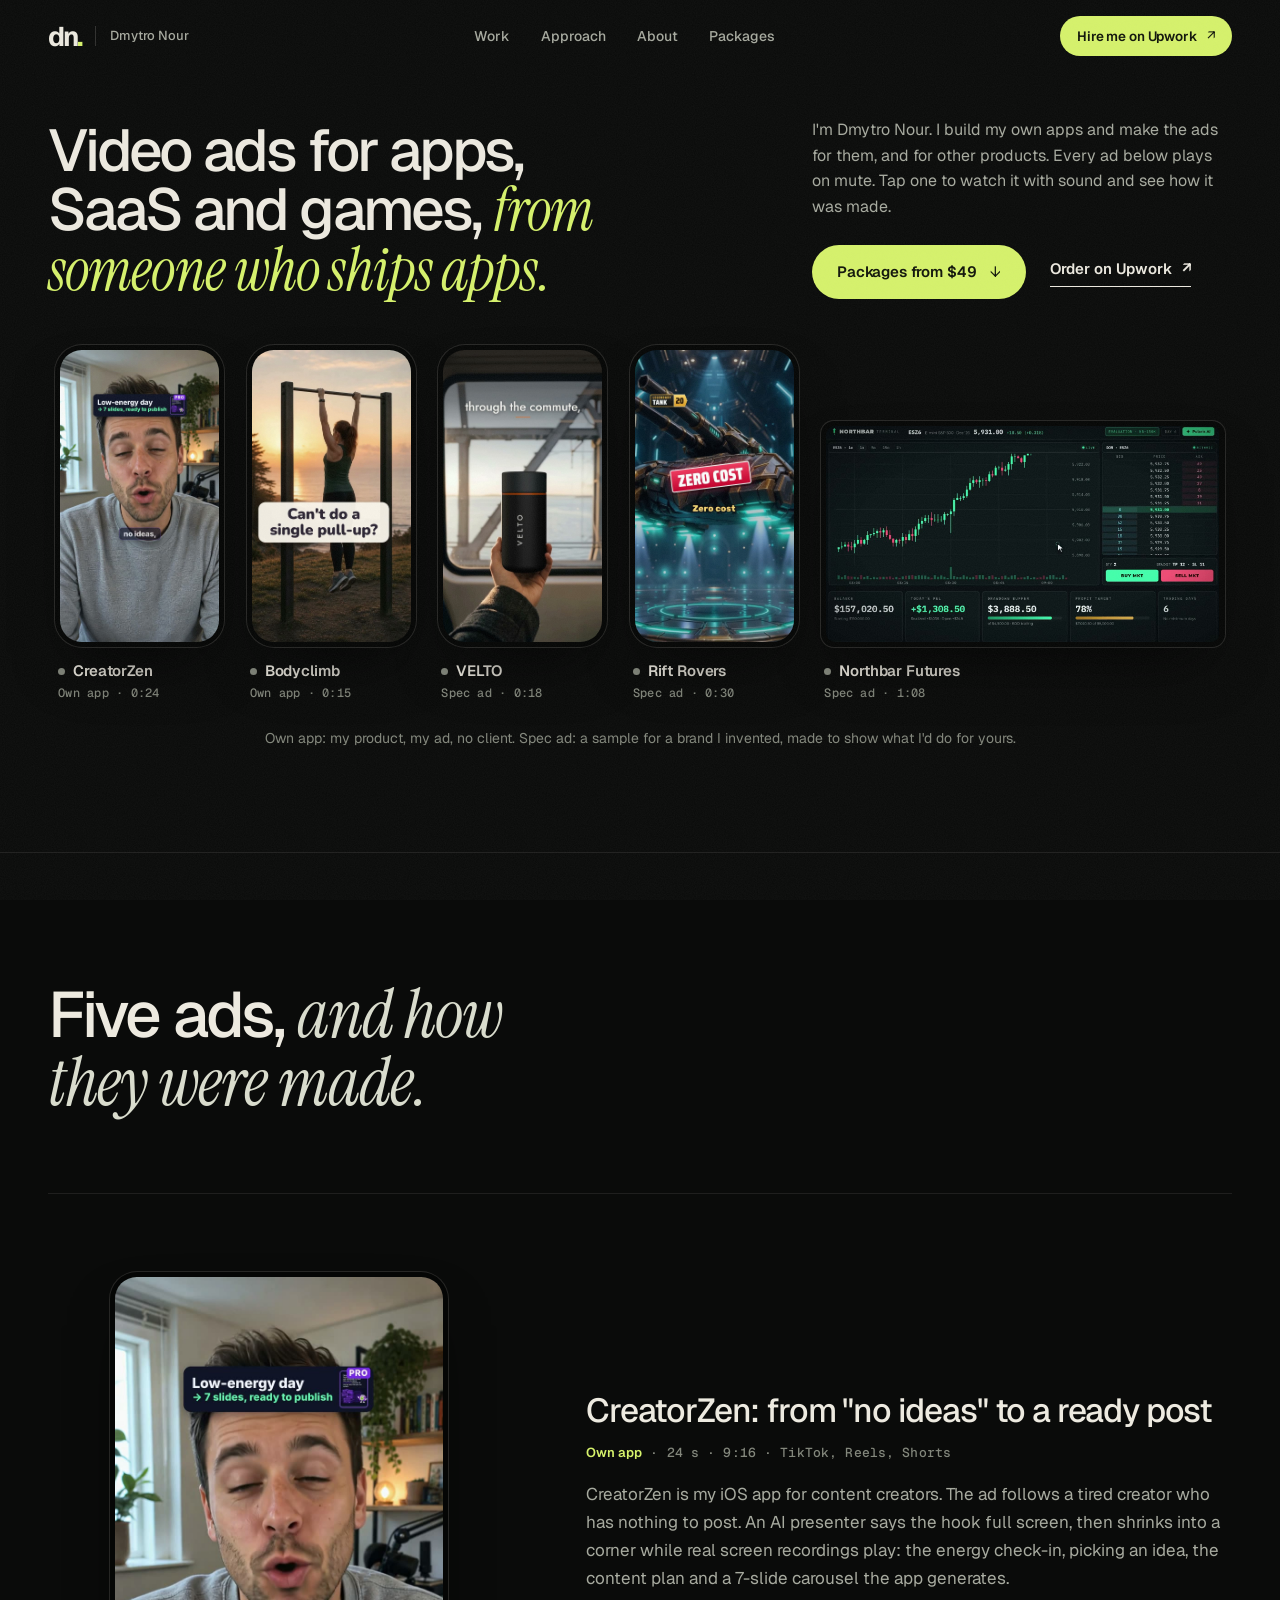
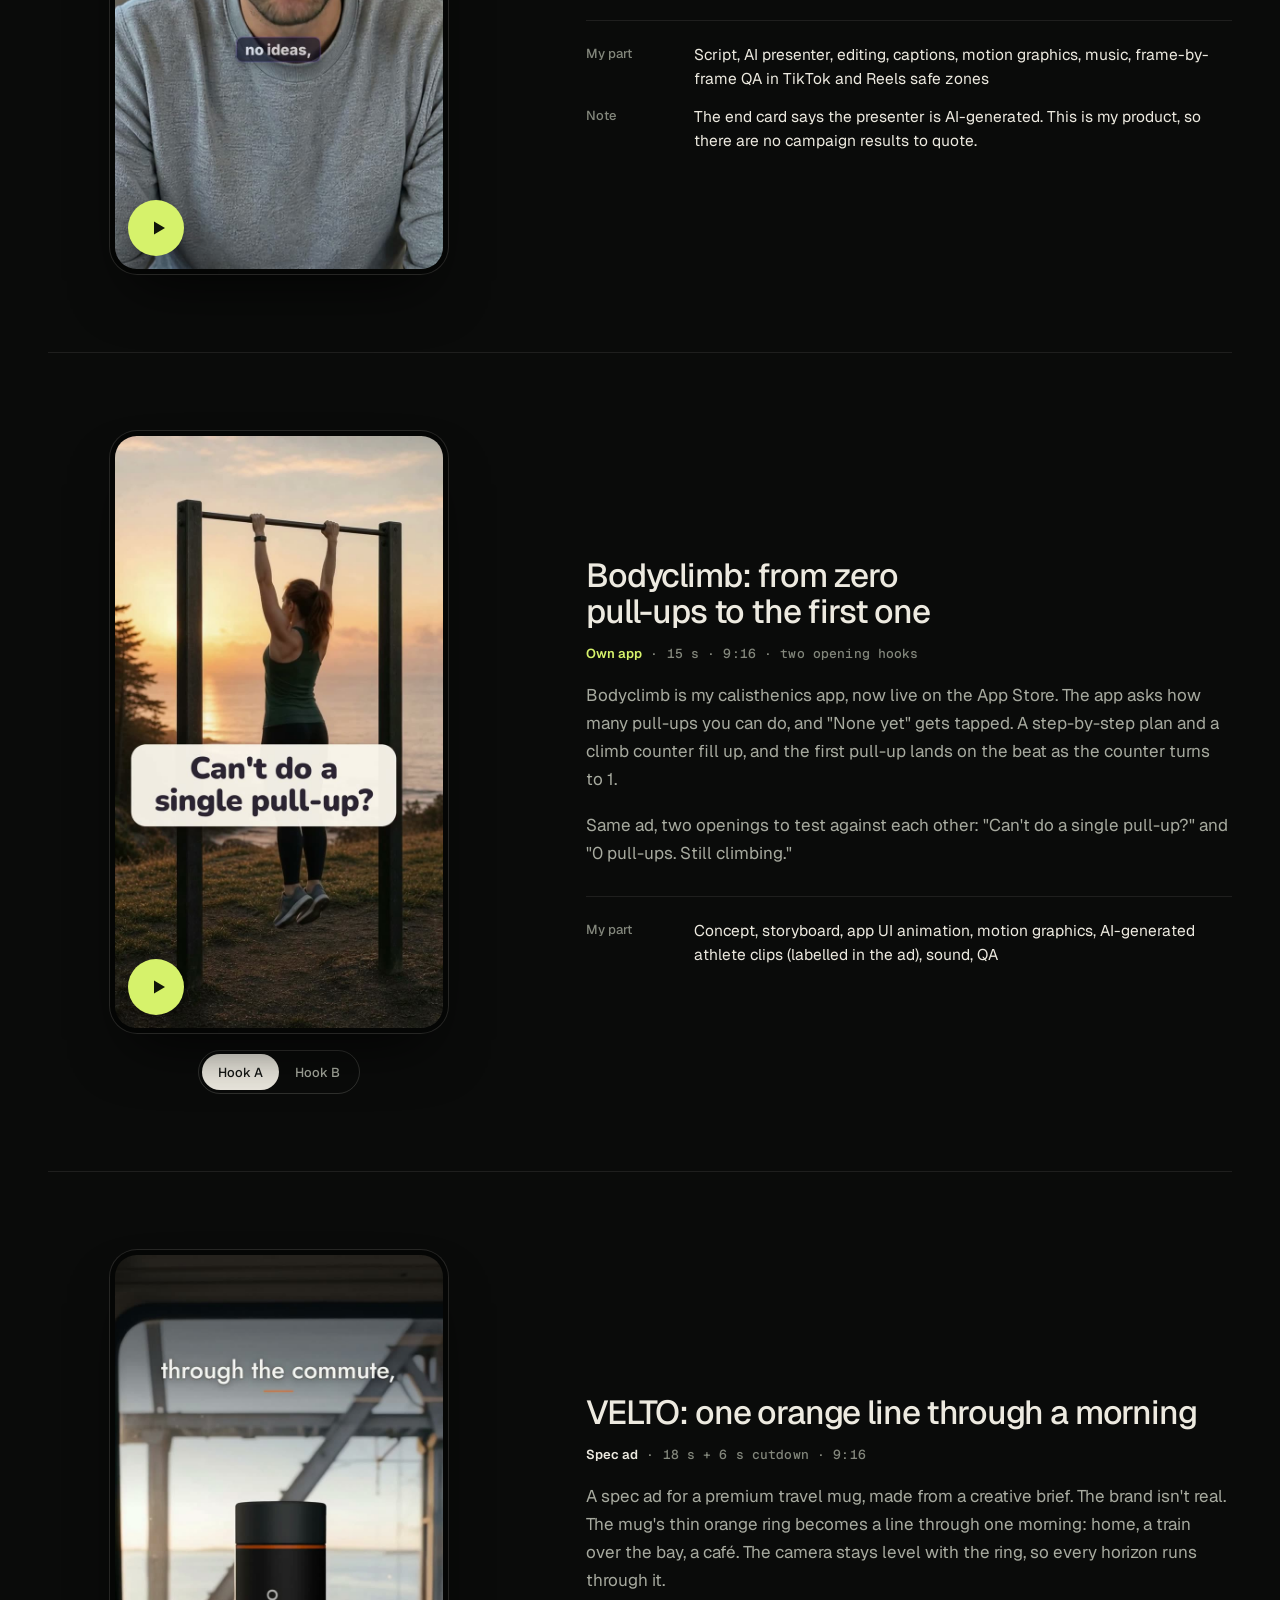
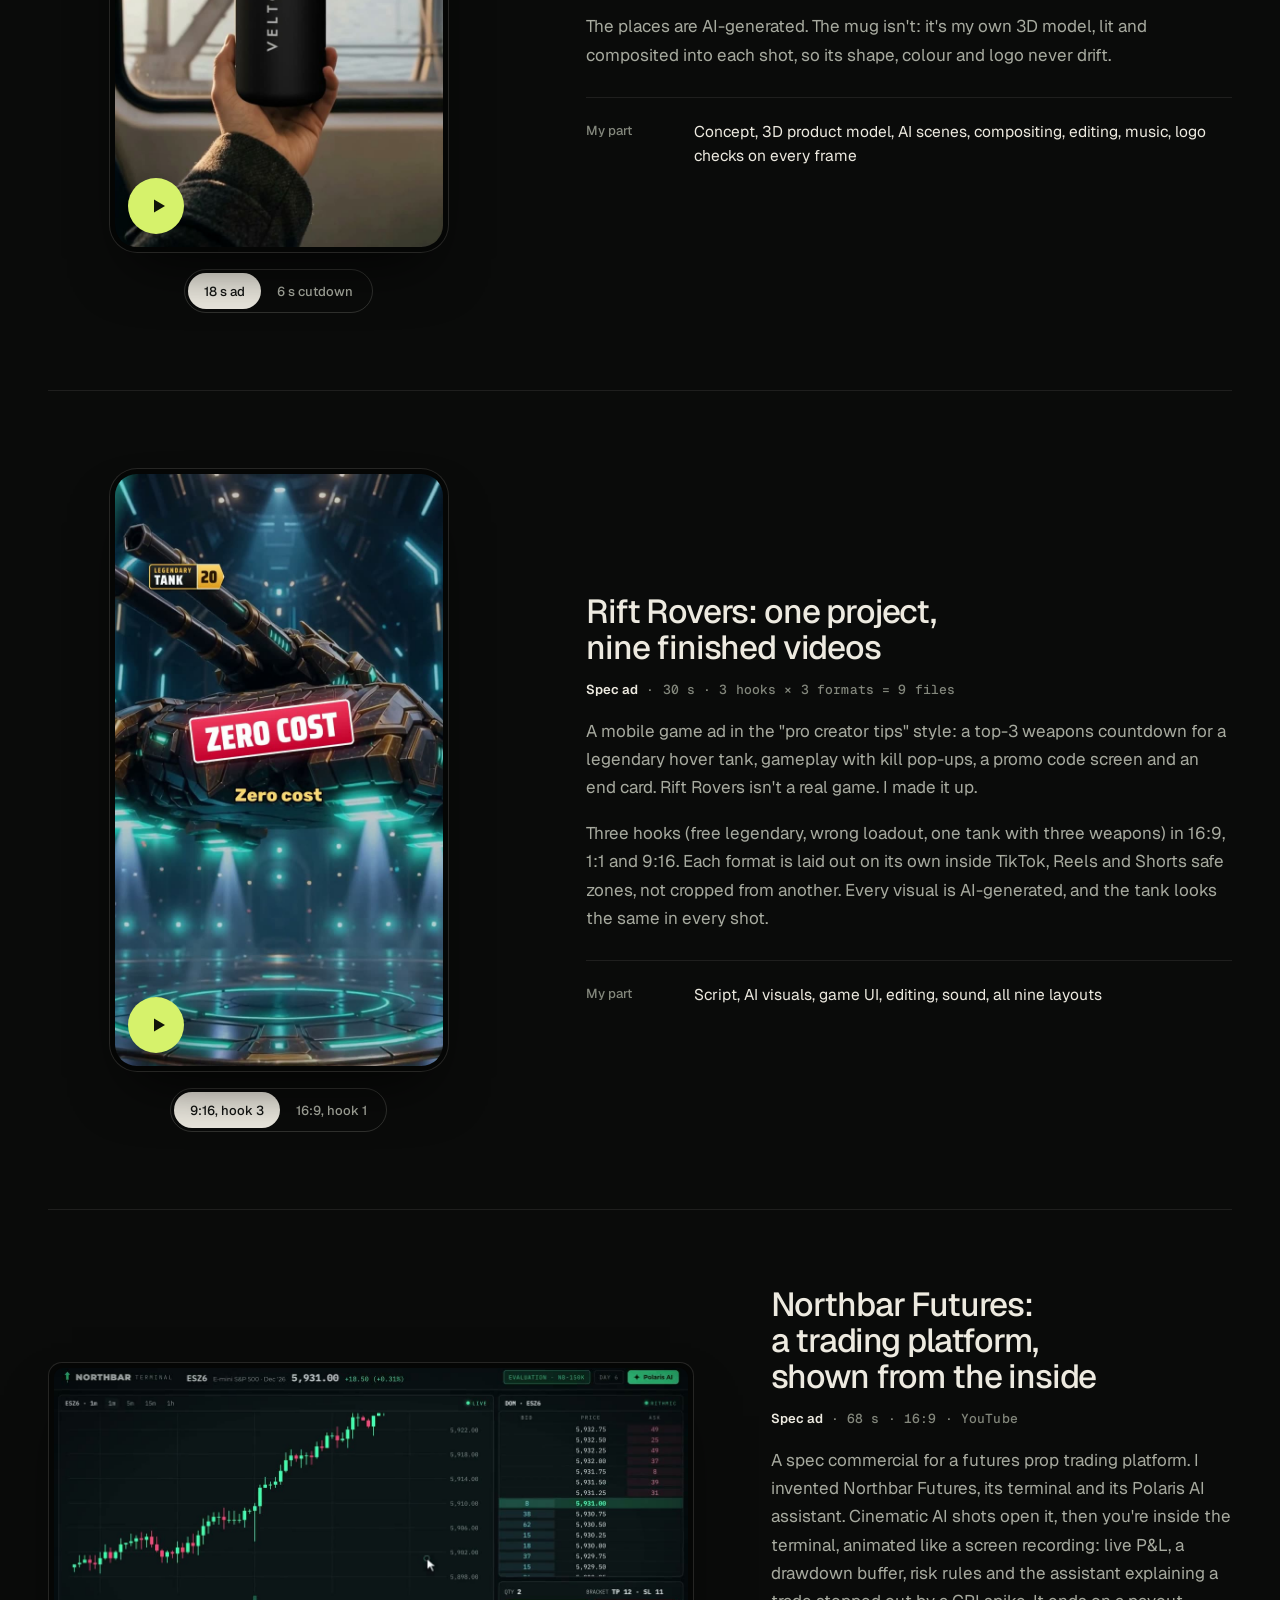
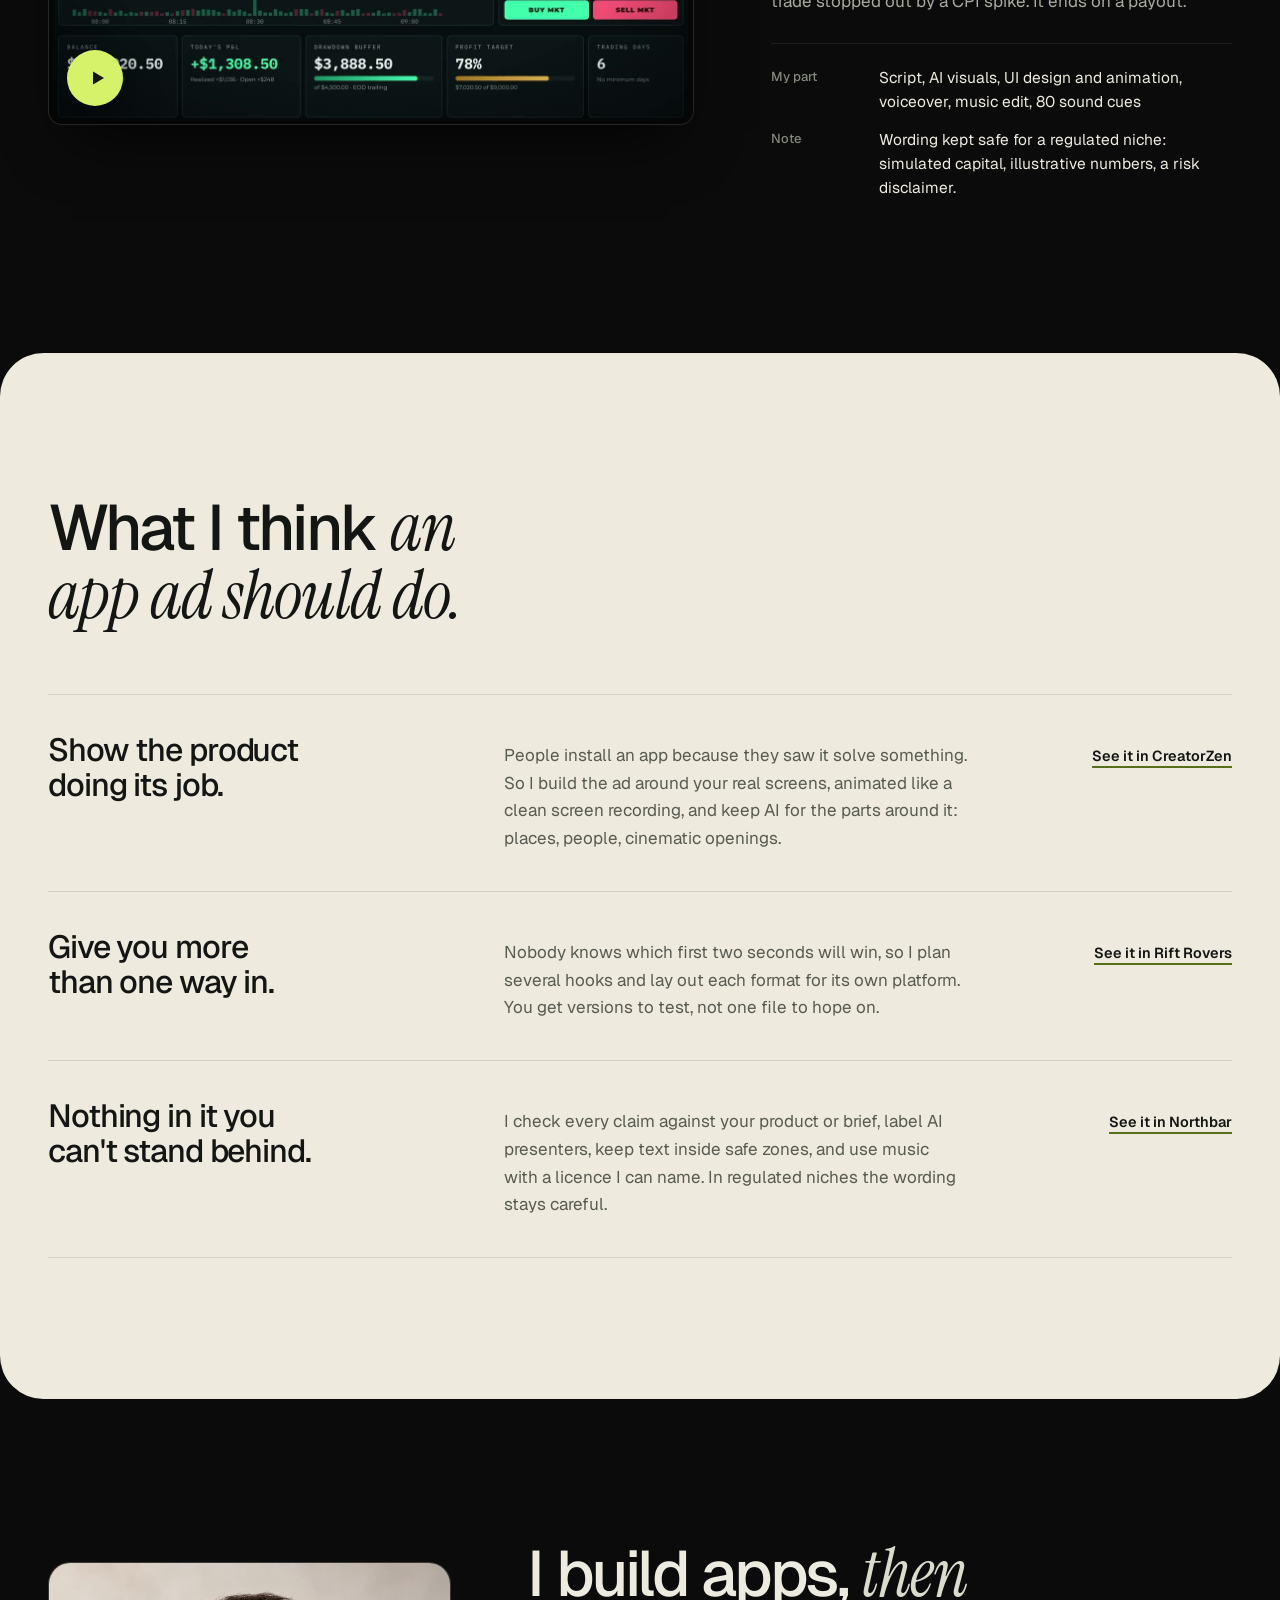
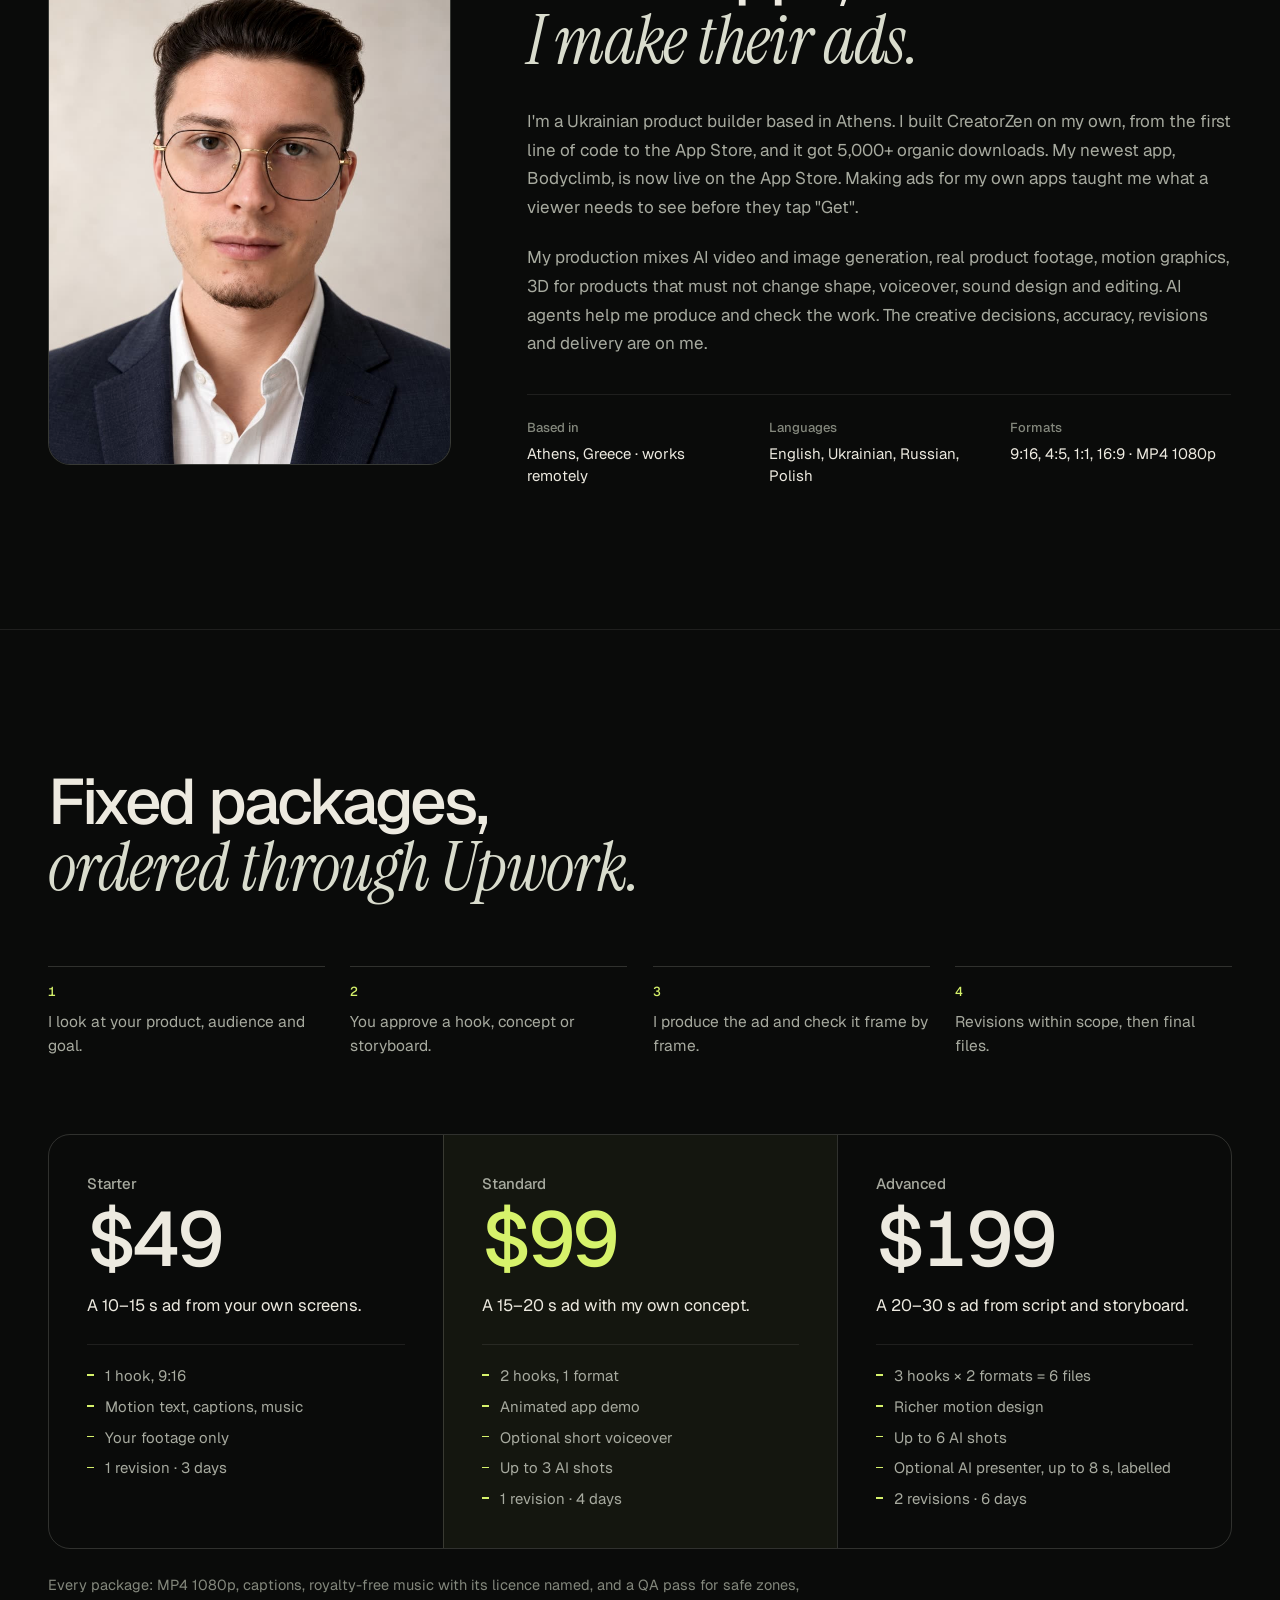
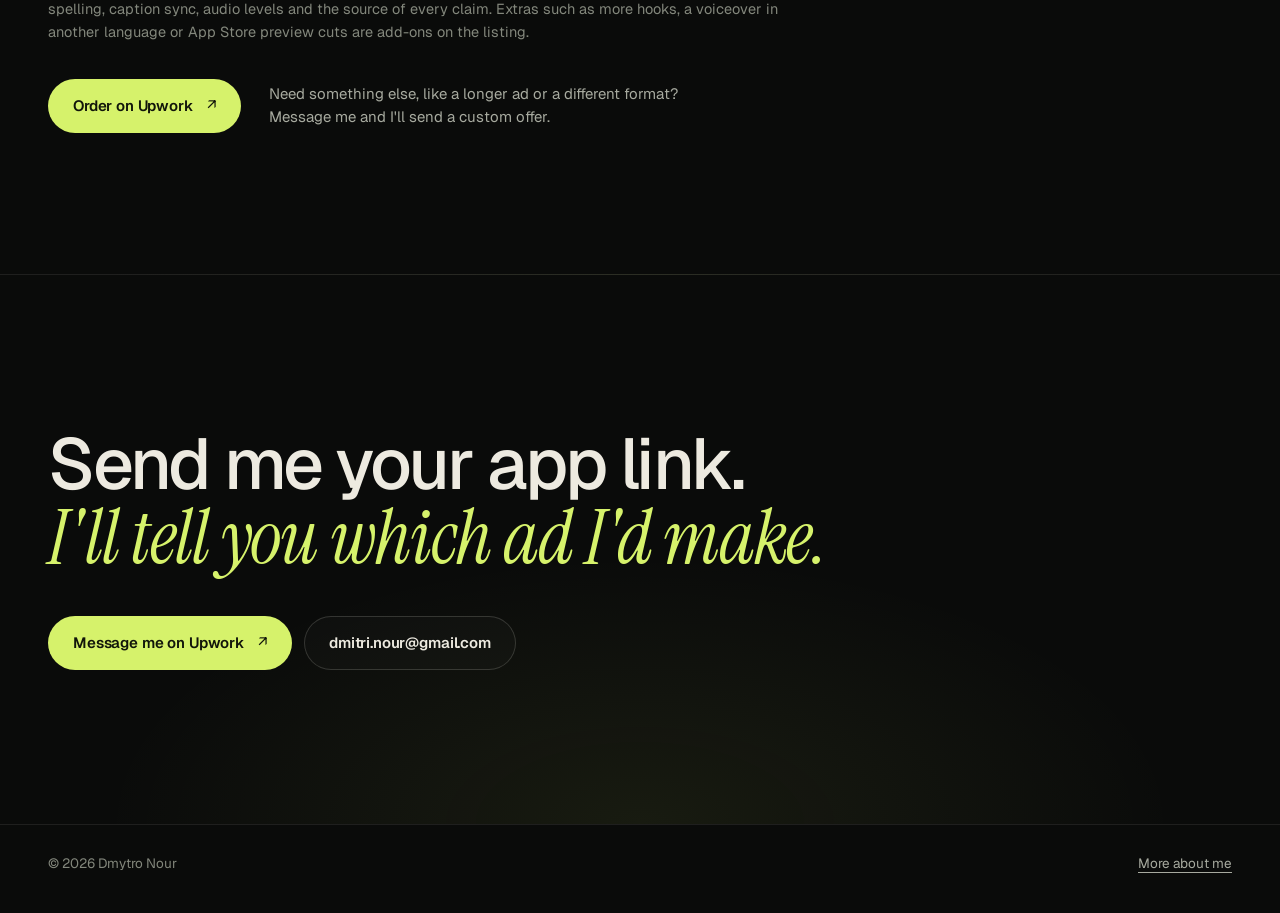
<file: portfolio/index.html>
<!doctype html>
<html lang="en">
  <head>
    <meta charset="UTF-8" />
    <meta name="viewport" content="width=device-width, initial-scale=1, viewport-fit=cover" />
    <title>Video ads for apps, SaaS and games · Dmytro Nour</title>
    <meta name="description" content="Short video ads for apps, SaaS and games by Dmytro Nour, an app builder who makes the ads himself. Five ads to watch, how I work, and fixed packages from $49 on Upwork." />
    <meta name="theme-color" content="#0a0b0a" />
    <meta name="author" content="Dmytro Nour" />
    <meta name="robots" content="index, follow" />
    <link rel="canonical" href="https://www.dmytronour.work/portfolio" />
    <meta property="og:type" content="website" />
    <meta property="og:site_name" content="Dmytro Nour" />
    <meta property="og:title" content="Video ads for apps, SaaS and games · Dmytro Nour" />
    <meta property="og:description" content="Five ads to watch, made by someone who builds and ships apps. Packages from $49 on Upwork." />
    <meta property="og:url" content="https://www.dmytronour.work/portfolio" />
    <meta property="og:image" content="https://www.dmytronour.work/portfolio/media/og.jpg" />
    <meta property="og:image:width" content="1200" />
    <meta property="og:image:height" content="630" />
    <meta name="twitter:card" content="summary_large_image" />
    <link rel="icon" type="image/svg+xml" href="/assets/favicon.svg" />
    <link rel="preconnect" href="https://fonts.googleapis.com" />
    <link rel="preconnect" href="https://fonts.gstatic.com" crossorigin />
    <link href="https://fonts.googleapis.com/css2?family=Geist:wght@300..700&amp;family=Geist+Mono:wght@400;500&amp;family=Instrument+Serif:ital@0;1&amp;display=swap" rel="stylesheet" />
    <link rel="stylesheet" href="/styles.css" />
    <link rel="stylesheet" href="/portfolio/portfolio.css" />
    <script>document.documentElement.classList.add("js");</script>
    <script src="/portfolio/portfolio.js" defer></script>
  </head>
  <body class="pf">
    <a class="skip-link" href="#main">Skip to content</a>

    <header class="site-header" data-header>
      <div class="shell header-inner">
        <a class="brand" href="/" aria-label="Dmytro Nour, home">
          <span class="brand-mark" aria-hidden="true">dn<i>.</i></span>
          <span class="brand-name">Dmytro Nour</span>
        </a>
        <nav class="site-nav" aria-label="Main">
          <a href="#work">Work</a>
          <a href="#approach">Approach</a>
          <a href="#about">About</a>
          <a href="#packages">Packages</a>
        </nav>
        <a class="btn btn-lime btn-sm" href="https://www.upwork.com/freelancers/~01aa982f956c4b1da4" target="_blank" rel="noopener noreferrer">Hire me on Upwork <span aria-hidden="true">↗</span></a>
      </div>
    </header>

    <main id="main">
      <!-- The wall: every ad plays at once, muted. Click one to watch it with sound. -->
      <section class="pf-hero" aria-labelledby="pf-title">
        <div class="shell pf-hero-head">
          <h1 class="pf-title" id="pf-title">Video ads for apps, SaaS and games, <em>from someone who ships apps.</em></h1>
          <div class="pf-hero-side">
            <p class="pf-lead">I'm Dmytro Nour. I build my own apps and make the ads for them, and for other products. Every ad below plays on mute. Tap one to watch it with sound and see how it was made.</p>
            <div class="pf-hero-actions">
              <a class="btn btn-lime" href="#packages">Packages from $49 <span aria-hidden="true">↓</span></a>
              <a class="link-arrow" href="https://www.upwork.com/services/product/video-audio-an-ai-video-ad-for-your-app-game-or-saas-in-16-9-1-1-and-9-16-2112961841061796888" target="_blank" rel="noopener noreferrer">Order on Upwork <span aria-hidden="true">↗</span></a>
            </div>
          </div>
        </div>

        <div class="pf-wall" data-wall>
          <a class="pf-unit" href="#creatorzen" data-open="creatorzen">
            <span class="pf-device pf-phone">
              <video src="/portfolio/media/creatorzen-loop.mp4" poster="/portfolio/media/creatorzen.jpg" muted loop playsinline preload="metadata" aria-hidden="true"></video>
            </span>
            <span class="pf-unit-meta"><b>CreatorZen</b><span>Own app · <time>0:24</time></span></span>
          </a>
          <a class="pf-unit" href="#bodyclimb" data-open="bodyclimb">
            <span class="pf-device pf-phone">
              <video src="/portfolio/media/bodyclimb-a-loop.mp4" poster="/portfolio/media/bodyclimb-a.jpg" muted loop playsinline preload="metadata" aria-hidden="true"></video>
            </span>
            <span class="pf-unit-meta"><b>Bodyclimb</b><span>Own app · <time>0:15</time></span></span>
          </a>
          <a class="pf-unit" href="#velto" data-open="velto">
            <span class="pf-device pf-phone">
              <video src="/portfolio/media/velto-loop.mp4" poster="/portfolio/media/velto.jpg" muted loop playsinline preload="metadata" aria-hidden="true"></video>
            </span>
            <span class="pf-unit-meta"><b>VELTO</b><span>Spec ad · <time>0:18</time></span></span>
          </a>
          <a class="pf-unit" href="#riftrovers" data-open="riftrovers">
            <span class="pf-device pf-phone">
              <video src="/portfolio/media/riftrovers-9x16-loop.mp4" poster="/portfolio/media/riftrovers-9x16.jpg" muted loop playsinline preload="metadata" aria-hidden="true"></video>
            </span>
            <span class="pf-unit-meta"><b>Rift Rovers</b><span>Spec ad · <time>0:30</time></span></span>
          </a>
          <a class="pf-unit pf-unit-wide" href="#northbar" data-open="northbar">
            <span class="pf-device pf-screen">
              <video src="/portfolio/media/northbar-loop.mp4" poster="/portfolio/media/northbar.jpg" muted loop playsinline preload="metadata" aria-hidden="true"></video>
            </span>
            <span class="pf-unit-meta"><b>Northbar Futures</b><span>Spec ad · <time>1:08</time></span></span>
          </a>
        </div>
        <p class="shell pf-wall-note">Own app: my product, my ad, no client. Spec ad: a sample for a brand I invented, made to show what I'd do for yours.</p>
      </section>

      <!-- Work: one case per ad, the player with sound plus what was made and why. -->
      <section class="pf-work" id="work" aria-labelledby="work-title">
        <div class="shell">
          <h2 class="pf-h2" id="work-title">Five ads, <em>and how they were made.</em></h2>

          <article class="pf-case" id="creatorzen" aria-labelledby="cz-title" data-case>
            <div class="pf-stage">
              <div class="pf-device pf-phone pf-player">
                <video playsinline preload="none" poster="/portfolio/media/creatorzen.jpg" src="/portfolio/media/creatorzen.mp4"></video>
                <button class="pf-play" type="button" aria-label="Play with sound"></button>
              </div>
            </div>
            <div class="pf-case-copy">
              <h3 id="cz-title">CreatorZen: from "no ideas" to a ready post</h3>
              <p class="pf-tag"><span class="is-own">Own app</span> · 24 s · 9:16 · TikTok, Reels, Shorts</p>
              <p>CreatorZen is my iOS app for content creators. The ad follows a tired creator who has nothing to post. An AI presenter says the hook full screen, then shrinks into a corner while real screen recordings play: the energy check-in, picking an idea, the content plan and a 7-slide carousel the app generates.</p>
              <dl class="pf-specs">
                <div><dt>My part</dt><dd>Script, AI presenter, editing, captions, motion graphics, music, frame-by-frame QA in TikTok and Reels safe zones</dd></div>
                <div><dt>Note</dt><dd>The end card says the presenter is AI-generated. This is my product, so there are no campaign results to quote.</dd></div>
              </dl>
            </div>
          </article>

          <article class="pf-case" id="bodyclimb" aria-labelledby="bc-title" data-case>
            <div class="pf-stage">
              <div class="pf-device pf-phone pf-player">
                <video playsinline preload="none" poster="/portfolio/media/bodyclimb-a.jpg" src="/portfolio/media/bodyclimb-a.mp4"></video>
                <button class="pf-play" type="button" aria-label="Play with sound"></button>
              </div>
              <div class="pf-variants" role="group" aria-label="Bodyclimb versions">
                <button type="button" aria-pressed="true" data-src="/portfolio/media/bodyclimb-a.mp4" data-poster="/portfolio/media/bodyclimb-a.jpg">Hook A</button>
                <button type="button" aria-pressed="false" data-src="/portfolio/media/bodyclimb-b.mp4" data-poster="/portfolio/media/bodyclimb-b.jpg">Hook B</button>
              </div>
            </div>
            <div class="pf-case-copy">
              <h3 id="bc-title">Bodyclimb: from zero pull-ups to the first one</h3>
              <p class="pf-tag"><span class="is-own">Own app</span> · 15 s · 9:16 · two opening hooks</p>
              <p>Bodyclimb is my calisthenics app, now live on the App Store. The app asks how many pull-ups you can do, and "None yet" gets tapped. A step-by-step plan and a climb counter fill up, and the first pull-up lands on the beat as the counter turns to 1.</p>
              <p>Same ad, two openings to test against each other: "Can't do a single pull-up?" and "0 pull-ups. Still climbing."</p>
              <dl class="pf-specs">
                <div><dt>My part</dt><dd>Concept, storyboard, app UI animation, motion graphics, AI-generated athlete clips (labelled in the ad), sound, QA</dd></div>
              </dl>
            </div>
          </article>

          <article class="pf-case" id="velto" aria-labelledby="ve-title" data-case>
            <div class="pf-stage">
              <div class="pf-device pf-phone pf-player">
                <video playsinline preload="none" poster="/portfolio/media/velto.jpg" src="/portfolio/media/velto.mp4"></video>
                <button class="pf-play" type="button" aria-label="Play with sound"></button>
              </div>
              <div class="pf-variants" role="group" aria-label="VELTO versions">
                <button type="button" aria-pressed="true" data-src="/portfolio/media/velto.mp4" data-poster="/portfolio/media/velto.jpg">18 s ad</button>
                <button type="button" aria-pressed="false" data-src="/portfolio/media/velto-6s.mp4" data-poster="/portfolio/media/velto-6s.jpg">6 s cutdown</button>
              </div>
            </div>
            <div class="pf-case-copy">
              <h3 id="ve-title">VELTO: one orange line through a morning</h3>
              <p class="pf-tag"><span>Spec ad</span> · 18 s + 6 s cutdown · 9:16</p>
              <p>A spec ad for a premium travel mug, made from a creative brief. The brand isn't real. The mug's thin orange ring becomes a line through one morning: home, a train over the bay, a café. The camera stays level with the ring, so every horizon runs through it.</p>
              <p>The places are AI-generated. The mug isn't: it's my own 3D model, lit and composited into each shot, so its shape, colour and logo never drift.</p>
              <dl class="pf-specs">
                <div><dt>My part</dt><dd>Concept, 3D product model, AI scenes, compositing, editing, music, logo checks on every frame</dd></div>
              </dl>
            </div>
          </article>

          <article class="pf-case" id="riftrovers" aria-labelledby="rr-title" data-case>
            <div class="pf-stage">
              <div class="pf-device pf-phone pf-player" data-player>
                <video playsinline preload="none" poster="/portfolio/media/riftrovers-9x16.jpg" src="/portfolio/media/riftrovers-9x16.mp4"></video>
                <button class="pf-play" type="button" aria-label="Play with sound"></button>
              </div>
              <div class="pf-variants" role="group" aria-label="Rift Rovers versions">
                <button type="button" aria-pressed="true" data-src="/portfolio/media/riftrovers-9x16.mp4" data-poster="/portfolio/media/riftrovers-9x16.jpg" data-shape="phone">9:16, hook 3</button>
                <button type="button" aria-pressed="false" data-src="/portfolio/media/riftrovers-16x9.mp4" data-poster="/portfolio/media/riftrovers-16x9.jpg" data-shape="screen">16:9, hook 1</button>
              </div>
            </div>
            <div class="pf-case-copy">
              <h3 id="rr-title">Rift Rovers: one project, nine finished videos</h3>
              <p class="pf-tag"><span>Spec ad</span> · 30 s · 3 hooks × 3 formats = 9 files</p>
              <p>A mobile game ad in the "pro creator tips" style: a top-3 weapons countdown for a legendary hover tank, gameplay with kill pop-ups, a promo code screen and an end card. Rift Rovers isn't a real game. I made it up.</p>
              <p>Three hooks (free legendary, wrong loadout, one tank with three weapons) in 16:9, 1:1 and 9:16. Each format is laid out on its own inside TikTok, Reels and Shorts safe zones, not cropped from another. Every visual is AI-generated, and the tank looks the same in every shot.</p>
              <dl class="pf-specs">
                <div><dt>My part</dt><dd>Script, AI visuals, game UI, editing, sound, all nine layouts</dd></div>
              </dl>
            </div>
          </article>

          <article class="pf-case pf-case-wide" id="northbar" aria-labelledby="nb-title" data-case>
            <div class="pf-stage">
              <div class="pf-device pf-screen pf-player">
                <video playsinline preload="none" poster="/portfolio/media/northbar.jpg" src="/portfolio/media/northbar.mp4"></video>
                <button class="pf-play" type="button" aria-label="Play with sound"></button>
              </div>
            </div>
            <div class="pf-case-copy">
              <h3 id="nb-title">Northbar Futures: a trading platform, shown from the inside</h3>
              <p class="pf-tag"><span>Spec ad</span> · 68 s · 16:9 · YouTube</p>
              <p>A spec commercial for a futures prop trading platform. I invented Northbar Futures, its terminal and its Polaris AI assistant. Cinematic AI shots open it, then you're inside the terminal, animated like a screen recording: live P&amp;L, a drawdown buffer, risk rules and the assistant explaining a trade stopped out by a CPI spike. It ends on a payout.</p>
              <dl class="pf-specs">
                <div><dt>My part</dt><dd>Script, AI visuals, UI design and animation, voiceover, music edit, 80 sound cues</dd></div>
                <div><dt>Note</dt><dd>Wording kept safe for a regulated niche: simulated capital, illustrative numbers, a risk disclaimer.</dd></div>
              </dl>
            </div>
          </article>
        </div>
      </section>

      <!-- Approach: what I believe an app ad should do. -->
      <section class="pf-approach paper" id="approach" aria-labelledby="approach-title">
        <div class="shell">
          <h2 class="pf-h2" id="approach-title">What I think <em>an app ad should do.</em></h2>
          <ol class="pf-beliefs">
            <li>
              <h3>Show the product doing its job.</h3>
              <p>People install an app because they saw it solve something. So I build the ad around your real screens, animated like a clean screen recording, and keep AI for the parts around it: places, people, cinematic openings.</p>
              <a class="pf-see" href="#creatorzen">See it in CreatorZen</a>
            </li>
            <li>
              <h3>Give you more than one way in.</h3>
              <p>Nobody knows which first two seconds will win, so I plan several hooks and lay out each format for its own platform. You get versions to test, not one file to hope on.</p>
              <a class="pf-see" href="#riftrovers">See it in Rift Rovers</a>
            </li>
            <li>
              <h3>Nothing in it you can't stand behind.</h3>
              <p>I check every claim against your product or brief, label AI presenters, keep text inside safe zones, and use music with a licence I can name. In regulated niches the wording stays careful.</p>
              <a class="pf-see" href="#northbar">See it in Northbar</a>
            </li>
          </ol>
        </div>
      </section>

      <!-- About -->
      <section class="pf-about" id="about" aria-labelledby="about-title">
        <div class="shell pf-about-grid">
          <figure class="pf-portrait">
            <img src="/portfolio/media/portrait.jpg" alt="Dmytro Nour" width="800" height="1000" loading="lazy" decoding="async" />
          </figure>
          <div class="pf-about-copy">
            <h2 class="pf-h2" id="about-title">I build apps, <em>then I make their ads.</em></h2>
            <p>I'm a Ukrainian product builder based in Athens. I built CreatorZen on my own, from the first line of code to the App Store, and it got 5,000+ organic downloads. My newest app, Bodyclimb, is now live on the App Store. Making ads for my own apps taught me what a viewer needs to see before they tap "Get".</p>
            <p>My production mixes AI video and image generation, real product footage, motion graphics, 3D for products that must not change shape, voiceover, sound design and editing. AI agents help me produce and check the work. The creative decisions, accuracy, revisions and delivery are on me.</p>
            <ul class="pf-facts">
              <li><span>Based in</span>Athens, Greece · works remotely</li>
              <li><span>Languages</span>English, Ukrainian, Russian, Polish</li>
              <li><span>Formats</span>9:16, 4:5, 1:1, 16:9 · MP4 1080p</li>
            </ul>
          </div>
        </div>
      </section>

      <!-- Process + packages -->
      <section class="pf-packages" id="packages" aria-labelledby="packages-title">
        <div class="shell">
          <h2 class="pf-h2" id="packages-title">Fixed packages, <em>ordered through Upwork.</em></h2>
          <ol class="pf-steps" aria-label="How a project runs">
            <li><b>1</b><span>I look at your product, audience and goal.</span></li>
            <li><b>2</b><span>You approve a hook, concept or storyboard.</span></li>
            <li><b>3</b><span>I produce the ad and check it frame by frame.</span></li>
            <li><b>4</b><span>Revisions within scope, then final files.</span></li>
          </ol>

          <div class="pf-tiers">
            <article class="pf-tier">
              <h3>Starter</h3>
              <p class="pf-price">$49</p>
              <p class="pf-tier-line">A 10–15 s ad from your own screens.</p>
              <ul>
                <li>1 hook, 9:16</li>
                <li>Motion text, captions, music</li>
                <li>Your footage only</li>
                <li>1 revision · 3 days</li>
              </ul>
            </article>
            <article class="pf-tier is-mid">
              <h3>Standard</h3>
              <p class="pf-price">$99</p>
              <p class="pf-tier-line">A 15–20 s ad with my own concept.</p>
              <ul>
                <li>2 hooks, 1 format</li>
                <li>Animated app demo</li>
                <li>Optional short voiceover</li>
                <li>Up to 3 AI shots</li>
                <li>1 revision · 4 days</li>
              </ul>
            </article>
            <article class="pf-tier">
              <h3>Advanced</h3>
              <p class="pf-price">$199</p>
              <p class="pf-tier-line">A 20–30 s ad from script and storyboard.</p>
              <ul>
                <li>3 hooks × 2 formats = 6 files</li>
                <li>Richer motion design</li>
                <li>Up to 6 AI shots</li>
                <li>Optional AI presenter, up to 8 s, labelled</li>
                <li>2 revisions · 6 days</li>
              </ul>
            </article>
          </div>
          <p class="pf-tiers-note">Every package: MP4 1080p, captions, royalty-free music with its licence named, and a QA pass for safe zones, spelling, caption sync, audio levels and the source of every claim. Extras such as more hooks, a voiceover in another language or App Store preview cuts are add-ons on the listing.</p>
          <div class="pf-tiers-actions">
            <a class="btn btn-lime" href="https://www.upwork.com/services/product/video-audio-an-ai-video-ad-for-your-app-game-or-saas-in-16-9-1-1-and-9-16-2112961841061796888" target="_blank" rel="noopener noreferrer">Order on Upwork <span aria-hidden="true">↗</span></a>
            <p>Need something else, like a longer ad or a different format? Message me and I'll send a custom offer.</p>
          </div>
        </div>
      </section>

      <!-- Close -->
      <section class="pf-close" aria-labelledby="close-title">
        <div class="shell">
          <h2 class="pf-close-title" id="close-title">Send me your app link. <em>I'll tell you which ad I'd make.</em></h2>
          <div class="pf-close-actions">
            <a class="btn btn-lime" href="https://www.upwork.com/freelancers/~01aa982f956c4b1da4" target="_blank" rel="noopener noreferrer">Message me on Upwork <span aria-hidden="true">↗</span></a>
            <a class="btn btn-ghost" href="mailto:dmitri.nour@gmail.com?subject=Video%20ad%20for%20my%20app">dmitri.nour@gmail.com</a>
          </div>
        </div>
      </section>
    </main>

    <footer class="pf-footer">
      <div class="shell">
        <span>© 2026 Dmytro Nour</span>
        <a href="/">More about me</a>
      </div>
    </footer>
  </body>
</html>
</file>
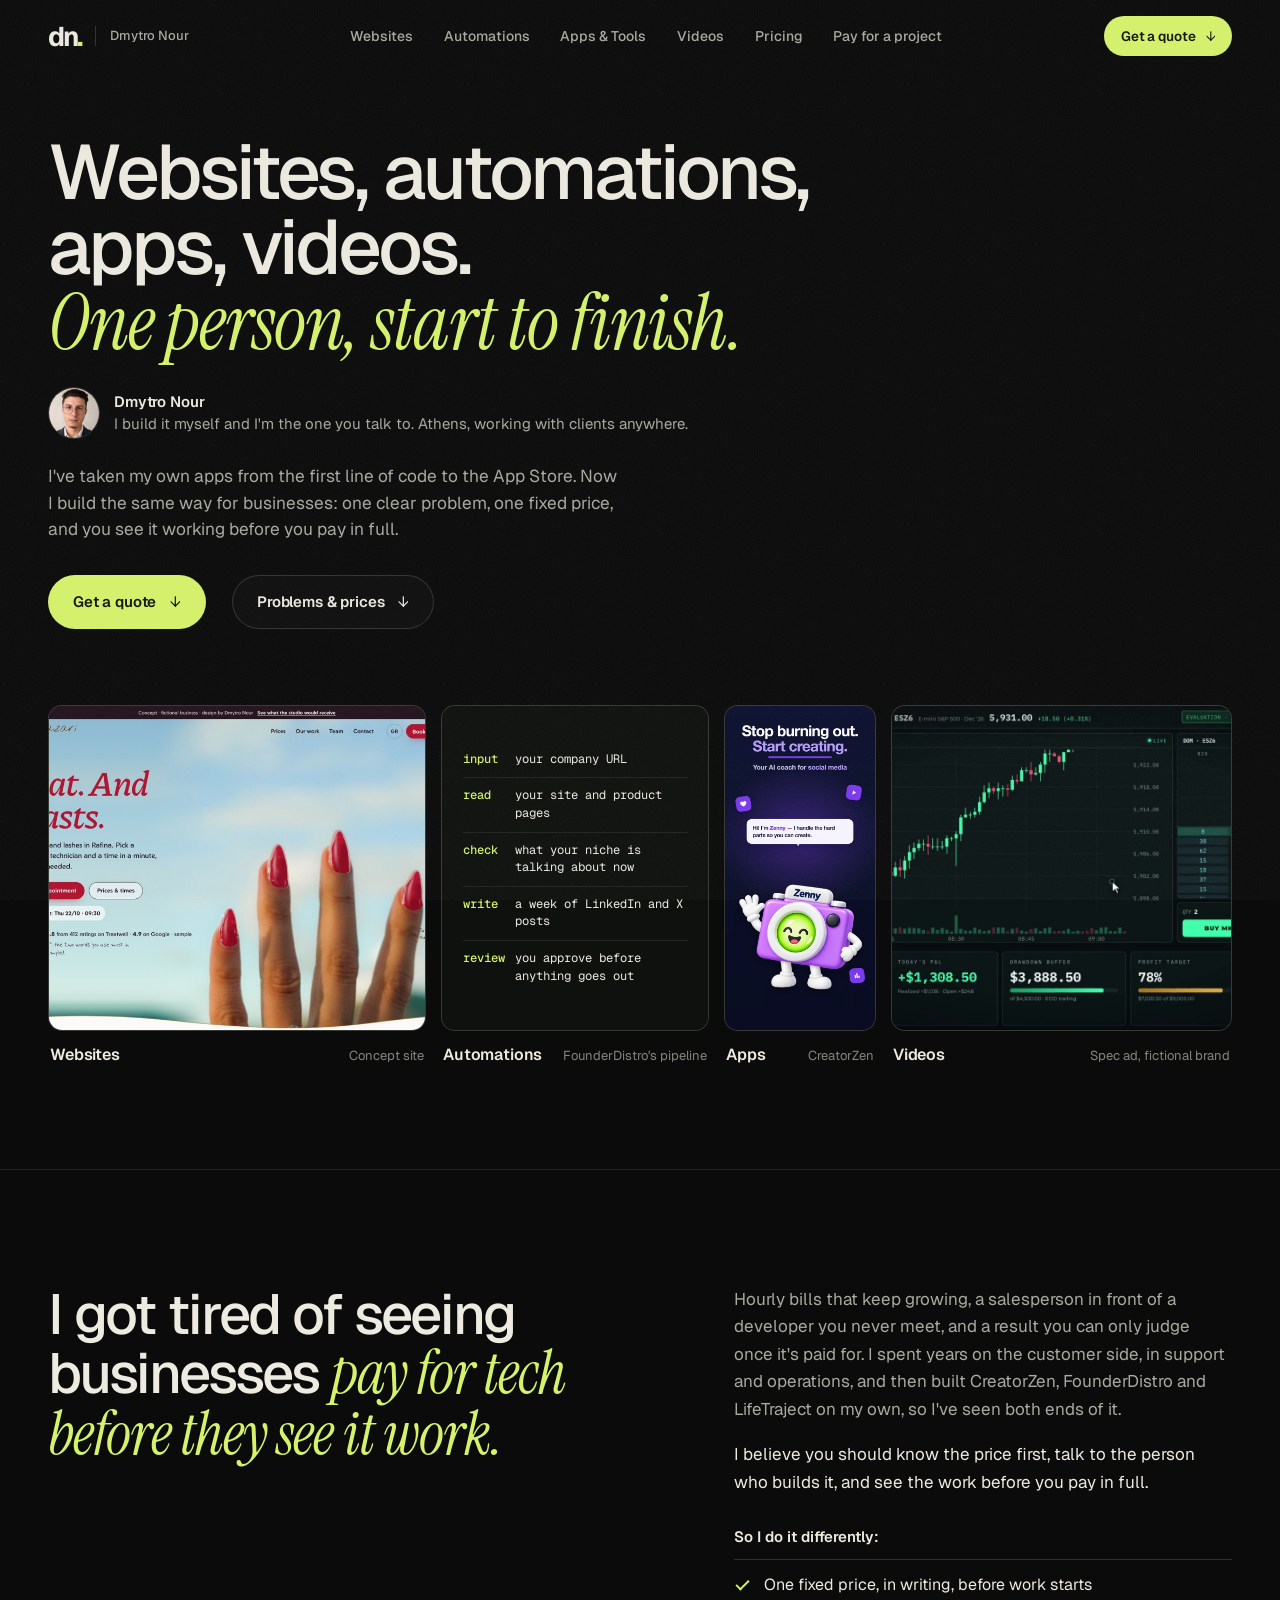
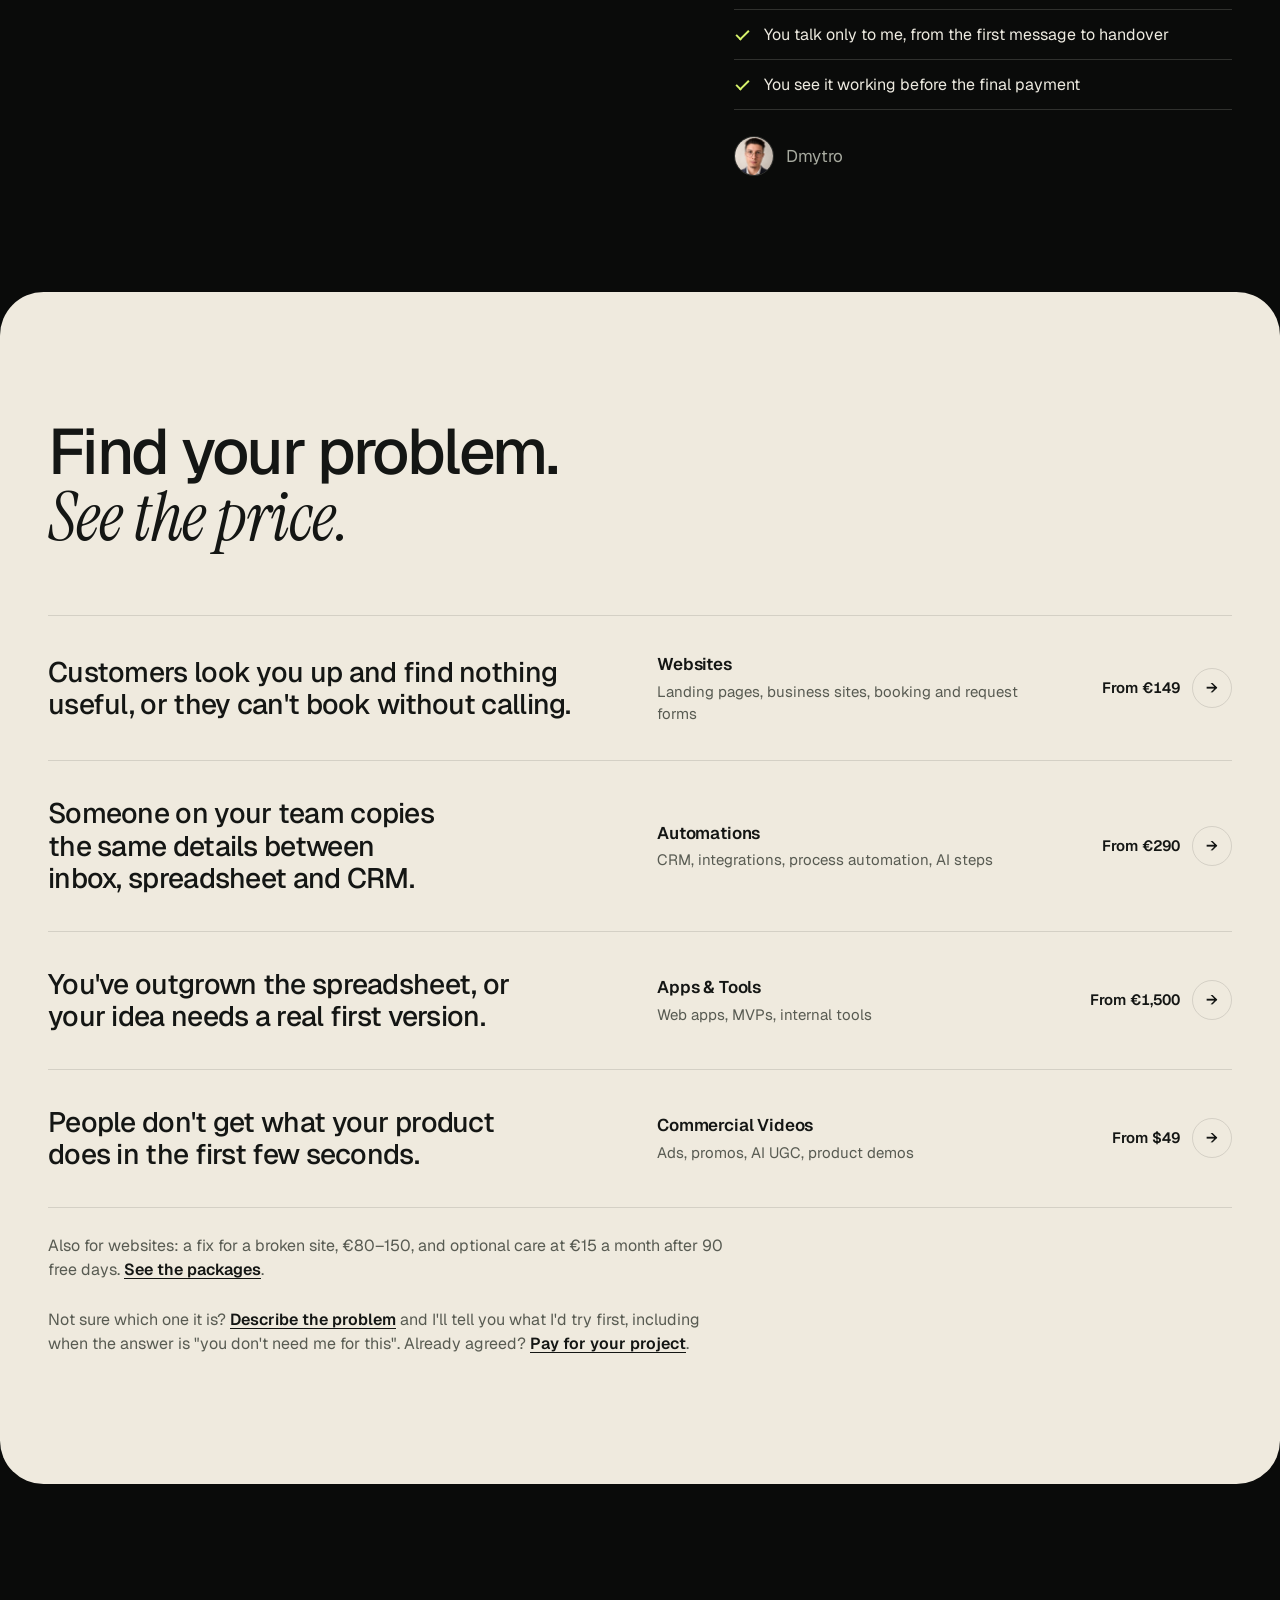
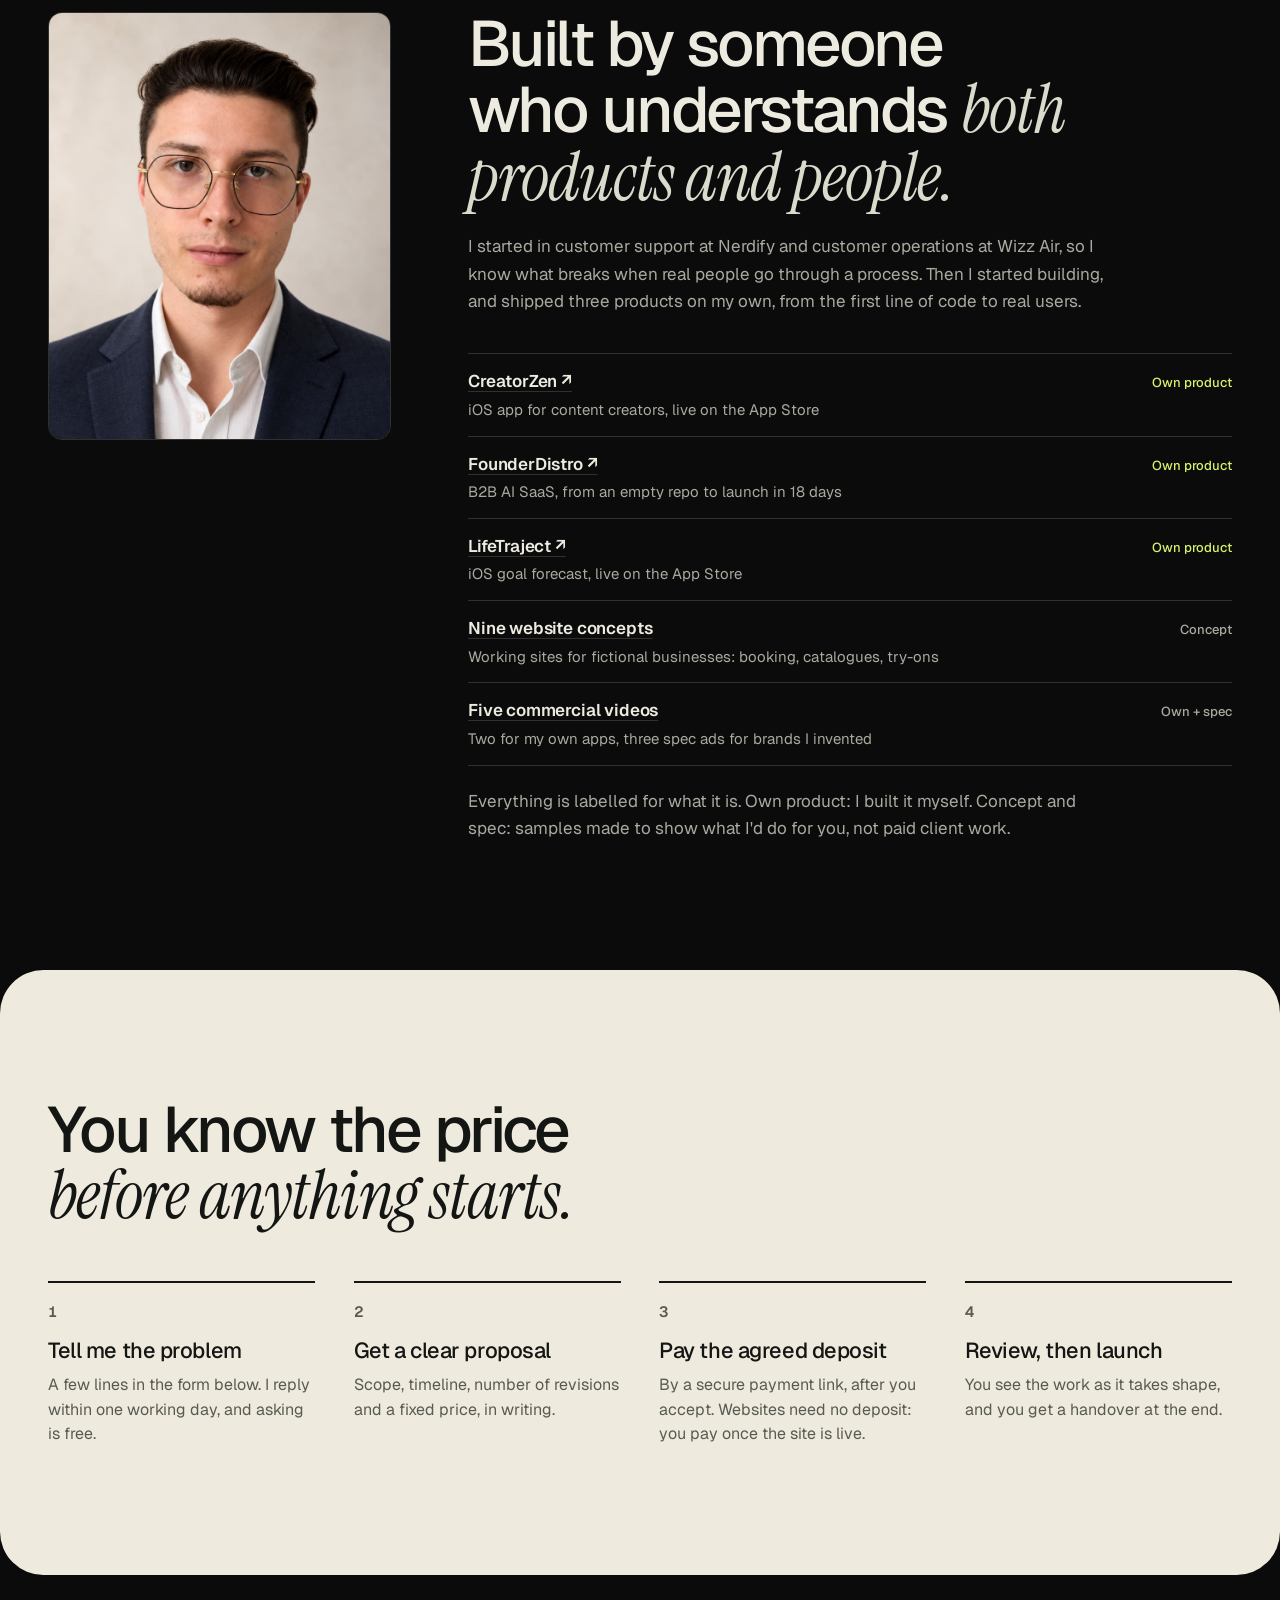
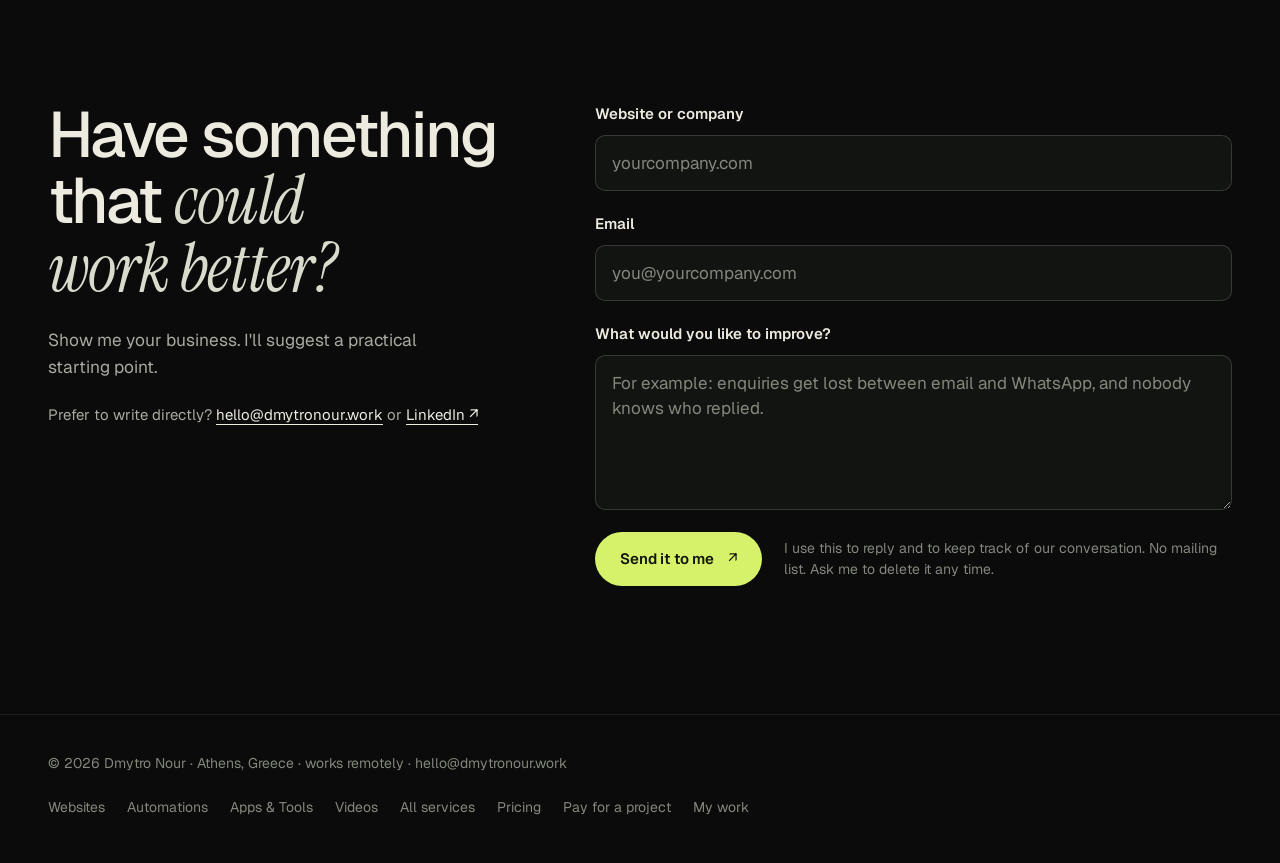
<file: services/index.html>
<!doctype html>
<html lang="en">
  <head>
    <meta charset="UTF-8" />
    <meta name="viewport" content="width=device-width, initial-scale=1, viewport-fit=cover" />
    <title>Websites, automations, apps and videos for businesses · Dmytro Nour</title>
    <meta name="description" content="Websites, automations, apps and commercial videos built to solve real business problems. Tell me what should work better and I&#x27;ll suggest a practical starting point." />
    <meta name="theme-color" content="#0a0b0a" />
    <meta name="author" content="Dmytro Nour" />
    <meta name="robots" content="index, follow" />
    <link rel="canonical" href="https://www.dmytronour.work/services" />
    <meta property="og:type" content="website" />
    <meta property="og:site_name" content="Dmytro Nour" />
    <meta property="og:title" content="Websites, automations, apps and videos for businesses · Dmytro Nour" />
    <meta property="og:description" content="Websites, automations, apps and commercial videos built to solve real business problems. Tell me what should work better and I&#x27;ll suggest a practical starting point." />
    <meta property="og:url" content="https://www.dmytronour.work/services" />
    <meta property="og:image" content="https://www.dmytronour.work/assets/og-image.jpg" />
    <meta name="twitter:card" content="summary_large_image" />
    <link rel="icon" type="image/svg+xml" href="/assets/favicon.svg" />
    <link rel="preconnect" href="https://fonts.googleapis.com" />
    <link rel="preconnect" href="https://fonts.gstatic.com" crossorigin />
    <link href="https://fonts.googleapis.com/css2?family=Geist:wght@300..700&amp;family=Geist+Mono:wght@400;500&amp;family=Instrument+Serif:ital@0;1&amp;display=swap" rel="stylesheet" />
    <link rel="stylesheet" href="/styles.css" />
    <link rel="stylesheet" href="/services/services.css" />
    <script>document.documentElement.classList.add("js");</script>
    <script src="/services/services.js" defer></script>
  </head>
  <body class="sv">
    <a class="skip-link" href="#main">Skip to content</a>

    <header class="site-header" data-header>
      <div class="shell header-inner">
        <a class="brand" href="/services" aria-label="Dmytro Nour, all services" aria-current="page">
          <span class="brand-mark" aria-hidden="true">dn<i>.</i></span>
          <span class="brand-name">Dmytro Nour</span>
        </a>
        <nav class="site-nav" aria-label="Main">
          <a href="/websites">Websites</a>
          <a href="/automations">Automations</a>
          <a href="/apps">Apps &amp; Tools</a>
          <a href="/videos">Videos</a>
          <a href="/services#pricing">Pricing</a>
          <a href="/pay">Pay for a project</a>
        </nav>
        <a class="btn btn-lime btn-sm" href="#brief">Get a quote <span aria-hidden="true">↓</span></a>
        <details class="sv-menu">
          <summary>Menu</summary>
          <nav aria-label="Main, mobile">
            <a href="/services" aria-current="page">All services</a>
            <a href="/websites">Websites</a>
            <a href="/automations">Automations</a>
            <a href="/apps">Apps &amp; Tools</a>
            <a href="/videos">Videos</a>
            <a href="/services#pricing">Pricing</a>
            <a href="/pay">Pay for a project</a>
          </nav>
        </details>
      </div>
    </header>

    <main id="main">
      <section class="sv-hero" aria-labelledby="sv-title">
        <div class="shell">
          <p class="sv-hello" data-hello hidden><b>Here from my email<span data-hello-who></span>?</b> <span>Pick the problem below that sounds like yours, or <a href="#brief">tell me in a few lines</a> and I'll suggest where to start.</span></p>
          <h1 class="sv-h1" id="sv-title">Websites, automations, apps, videos. <em>One person, start to finish.</em></h1>
          <div class="sv-by"><img src="/assets/portrait-sm.jpg" width="160" height="200" alt="" /><span><b>Dmytro Nour</b>I build it myself and I'm the one you talk to. Athens, working with clients anywhere.</span></div>
          <div class="sv-hero-copy">
            <p class="sv-lead">I've taken my own apps from the first line of code to the App Store. Now I build the same way for businesses: one clear problem, one fixed price, and you see it working before you pay in full.</p>
            <div class="sv-actions">
              <a class="btn btn-lime" href="#brief">Get a quote <span aria-hidden="true">↓</span></a>
              <a class="btn btn-ghost" href="#pricing">Problems &amp; prices <span aria-hidden="true">↓</span></a>
            </div>
          </div>
          <div class="sv-wall">
            <a class="sv-tile" href="/websites#examples">
              <span class="sv-tile-media"><img src="/websites/img/examples/mina-lazari-studio-en.jpg" width="960" height="600" alt="A nail studio concept site where visitors try a polish colour on the photo" /></span>
              <span class="sv-tile-meta"><b>Websites</b><span>Concept site</span></span>
            </a>
            <a class="sv-tile" href="/automations" aria-label="Automations: the pipeline behind FounderDistro">
              <div class="sv-tile-media"><ol class="sv-log" aria-label="Steps of the FounderDistro content pipeline">
                <li style="--i: 0"><b>input</b><span>your company URL</span></li>
                <li style="--i: 1"><b>read</b><span>your site and product pages</span></li>
                <li style="--i: 2"><b>check</b><span>what your niche is talking about now</span></li>
                <li style="--i: 3"><b>write</b><span>a week of LinkedIn and X posts</span></li>
                <li style="--i: 4"><b>review</b><span>you approve before anything goes out</span></li>
              </ol></div>
              <span class="sv-tile-meta"><b>Automations</b><span>FounderDistro's pipeline</span></span>
            </a>
            <a class="sv-tile" href="/apps">
              <span class="sv-tile-media"><img src="/assets/creatorzen-01.webp" width="580" height="1260" alt="CreatorZen on iPhone: Zenny, the AI coach, says hello" /></span>
              <span class="sv-tile-meta"><b>Apps</b><span>CreatorZen</span></span>
            </a>
            <a class="sv-tile" href="/videos">
              <span class="sv-tile-media"><video src="/portfolio/media/northbar-loop.mp4" poster="/portfolio/media/northbar.jpg" muted loop playsinline preload="none" data-loop aria-hidden="true"></video></span>
              <span class="sv-tile-meta"><b>Videos</b><span>Spec ad, fictional brand</span></span>
            </a>
          </div>
        </div>
      </section>

      <section class="sv-why" aria-labelledby="why-title">
        <div class="shell sv-why-grid">
          <h2 id="why-title">I got tired of seeing businesses <em>pay for tech before they see it work.</em></h2>
          <div class="sv-why-story">
            <p>Hourly bills that keep growing, a salesperson in front of a developer you never meet, and a result you can only judge once it's paid for. I spent years on the customer side, in support and operations, and then built CreatorZen, FounderDistro and LifeTraject on my own, so I've seen both ends of it.</p>
            <p class="is-belief">I believe you should know the price first, talk to the person who builds it, and see the work before you pay in full.</p>
            <h3>So I do it differently:</h3>
            <ul><li>One fixed price, in writing, before work starts</li><li>You talk only to me, from the first message to handover</li><li>You see it working before the final payment</li></ul>
            <p class="sv-why-sign"><img src="/assets/portrait-sm.jpg" width="160" height="200" alt="" />Dmytro</p>
          </div>
        </div>
      </section>

      <section class="sv-section paper" id="pricing" aria-labelledby="problems-title">
        <div class="shell">
          <h2 class="sv-h2" id="problems-title">Find your problem. <em>See the price.</em></h2>
          <div class="sv-router">
            <a class="sv-route" href="/websites">
              <span class="sv-route-problem">Customers look you up and find nothing useful, or they can't book without calling.</span>
              <span class="sv-route-fix"><b>Websites</b>Landing pages, business sites, booking and request forms</span>
              <span class="sv-route-price">From €149 <i aria-hidden="true">→</i></span>
            </a>
            <a class="sv-route" href="/automations">
              <span class="sv-route-problem">Someone on your team copies the same details between inbox, spreadsheet and CRM.</span>
              <span class="sv-route-fix"><b>Automations</b>CRM, integrations, process automation, AI steps</span>
              <span class="sv-route-price">From €290 <i aria-hidden="true">→</i></span>
            </a>
            <a class="sv-route" href="/apps">
              <span class="sv-route-problem">You've outgrown the spreadsheet, or your idea needs a real first version.</span>
              <span class="sv-route-fix"><b>Apps &amp; Tools</b>Web apps, MVPs, internal tools</span>
              <span class="sv-route-price">From €1,500 <i aria-hidden="true">→</i></span>
            </a>
            <a class="sv-route" href="/videos">
              <span class="sv-route-problem">People don't get what your product does in the first few seconds.</span>
              <span class="sv-route-fix"><b>Commercial Videos</b>Ads, promos, AI UGC, product demos</span>
              <span class="sv-route-price">From $49 <i aria-hidden="true">→</i></span>
            </a>
          </div>
          <p class="sv-route-note">Also for websites: a fix for a broken site, €80–150, and optional care at €15 a month after 90 free days. <a href="/websites#prices">See the packages</a>.</p>
          <p class="sv-route-note">Not sure which one it is? <a href="#brief">Describe the problem</a> and I'll tell you what I'd try first, including when the answer is "you don't need me for this". Already agreed? <a href="/pay">Pay for your project</a>.</p>
        </div>
      </section>

      <section class="sv-section" id="work" aria-labelledby="trust-title">
        <div class="shell sv-about">
          <figure class="sv-portrait"><img src="/portfolio/media/portrait.jpg" alt="Dmytro Nour" width="800" height="1000" loading="lazy" decoding="async" /></figure>
          <div>
            <h2 class="sv-h2" id="trust-title">Built by someone who understands <em>both products and people.</em></h2>
            <p>I started in customer support at Nerdify and customer operations at Wizz Air, so I know what breaks when real people go through a process. Then I started building, and shipped three products on my own, from the first line of code to real users.</p>
            <ul class="sv-proof">
              <li><a href="https://creatorzen.ai/" target="_blank" rel="noopener noreferrer">CreatorZen ↗</a><small>iOS app for content creators, live on the App Store</small><span class="sv-label">Own product</span></li>
              <li><a href="https://www.founderdistro.com/" target="_blank" rel="noopener noreferrer">FounderDistro ↗</a><small>B2B AI SaaS, from an empty repo to launch in 18 days</small><span class="sv-label">Own product</span></li>
              <li><a href="https://apps.apple.com/au/app/lifetraject/id6762873892" target="_blank" rel="noopener noreferrer">LifeTraject ↗</a><small>iOS goal forecast, live on the App Store</small><span class="sv-label">Own product</span></li>
              <li><a href="/websites#examples">Nine website concepts</a><small>Working sites for fictional businesses: booking, catalogues, try-ons</small><span class="sv-label is-sample">Concept</span></li>
              <li><a href="/videos">Five commercial videos</a><small>Two for my own apps, three spec ads for brands I invented</small><span class="sv-label is-sample">Own + spec</span></li>
            </ul>
            <p class="sv-legend">Everything is labelled for what it is. Own product: I built it myself. Concept and spec: samples made to show what I'd do for you, not paid client work.</p>
          </div>
        </div>
      </section>

      <section class="sv-section paper" aria-labelledby="how-title">
        <div class="shell">
          <h2 class="sv-h2" id="how-title">You know the price <em>before anything starts.</em></h2>
          <ol class="sv-steps">
            <li><h3>Tell me the problem</h3><p>A few lines in the form below. I reply within one working day, and asking is free.</p></li>
            <li><h3>Get a clear proposal</h3><p>Scope, timeline, number of revisions and a fixed price, in writing.</p></li>
            <li><h3>Pay the agreed deposit</h3><p>By a secure payment link, after you accept. Websites need no deposit: you pay once the site is live.</p></li>
            <li><h3>Review, then launch</h3><p>You see the work as it takes shape, and you get a handover at the end.</p></li>
          </ol>
        </div>
      </section>

      <section class="sv-section" id="brief" aria-labelledby="brief-title">
        <div class="shell sv-brief">
          <div>
            <h2 class="sv-h2" id="brief-title">Have something that <em>could work better?</em></h2>
            <p class="sv-lead">Show me your business. I'll suggest a practical starting point.</p>
            <p class="sv-direct">Prefer to write directly? <a href="mailto:hello@dmytronour.work">hello@dmytronour.work</a> or <a href="https://www.linkedin.com/in/dmytro-nour-6ab7611bb/" target="_blank" rel="noopener noreferrer">LinkedIn ↗</a></p>
          </div>
          <form class="sv-form" data-brief action="/api/lead" method="post">
            <input type="hidden" name="service" value="general" />
            <div class="sv-trap" aria-hidden="true"><label>Leave this empty<input type="text" name="fax" tabindex="-1" autocomplete="off" /></label></div>
            <div class="sv-field">
              <label for="brief-company">Website or company</label>
              <input id="brief-company" name="company" type="text" required maxlength="200" autocomplete="organization" placeholder="yourcompany.com" />
            </div>
            <div class="sv-field">
              <label for="brief-email">Email</label>
              <input id="brief-email" name="email" type="email" required maxlength="254" autocomplete="email" placeholder="you@yourcompany.com" />
            </div>
            <div class="sv-field">
              <label for="brief-message">What would you like to improve?</label>
              <textarea id="brief-message" name="message" required maxlength="4000" rows="5" placeholder="For example: enquiries get lost between email and WhatsApp, and nobody knows who replied."></textarea>
            </div>
            <p class="sv-status" data-brief-status role="alert" hidden></p>
            <div class="sv-form-foot">
              <button class="btn btn-lime" type="submit"><b data-label style="font-weight:inherit">Send it to me</b> <span aria-hidden="true">↗</span></button>
              <p class="sv-privacy">I use this to reply and to keep track of our conversation. No mailing list. Ask me to delete it any time.</p>
            </div>
          </form>
        </div>
      </section>
    </main>

    <footer class="sv-footer">
      <div class="shell">
        <span>© 2026 Dmytro Nour · Athens, Greece · works remotely · <a href="mailto:hello@dmytronour.work">hello@dmytronour.work</a></span>
        <nav aria-label="Footer">
          <a href="/websites">Websites</a>
          <a href="/automations">Automations</a>
          <a href="/apps">Apps &amp; Tools</a>
          <a href="/videos">Videos</a>
          <a href="/services">All services</a>
          <a href="/services#pricing">Pricing</a>
          <a href="/pay">Pay for a project</a>
          <a href="/services#work">My work</a>
        </nav>
      </div>
    </footer>
  </body>
</html>
</file>
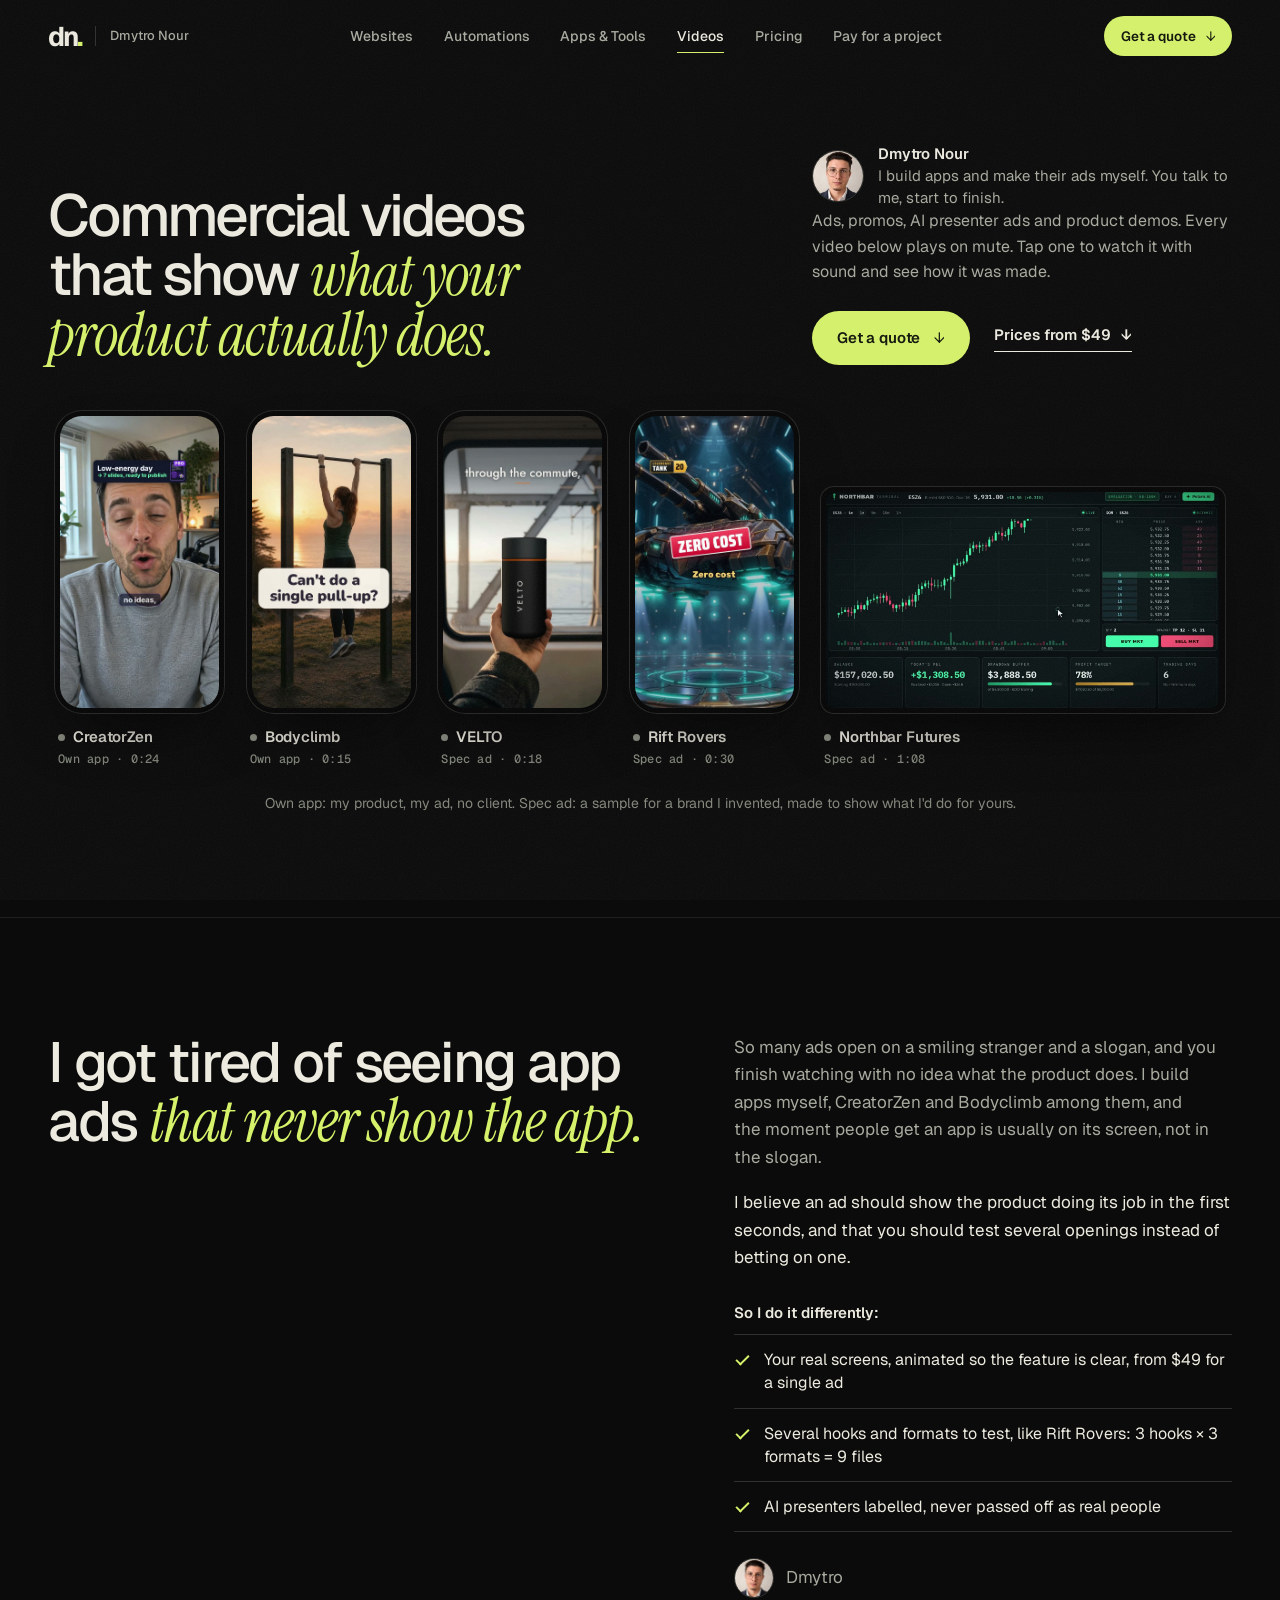
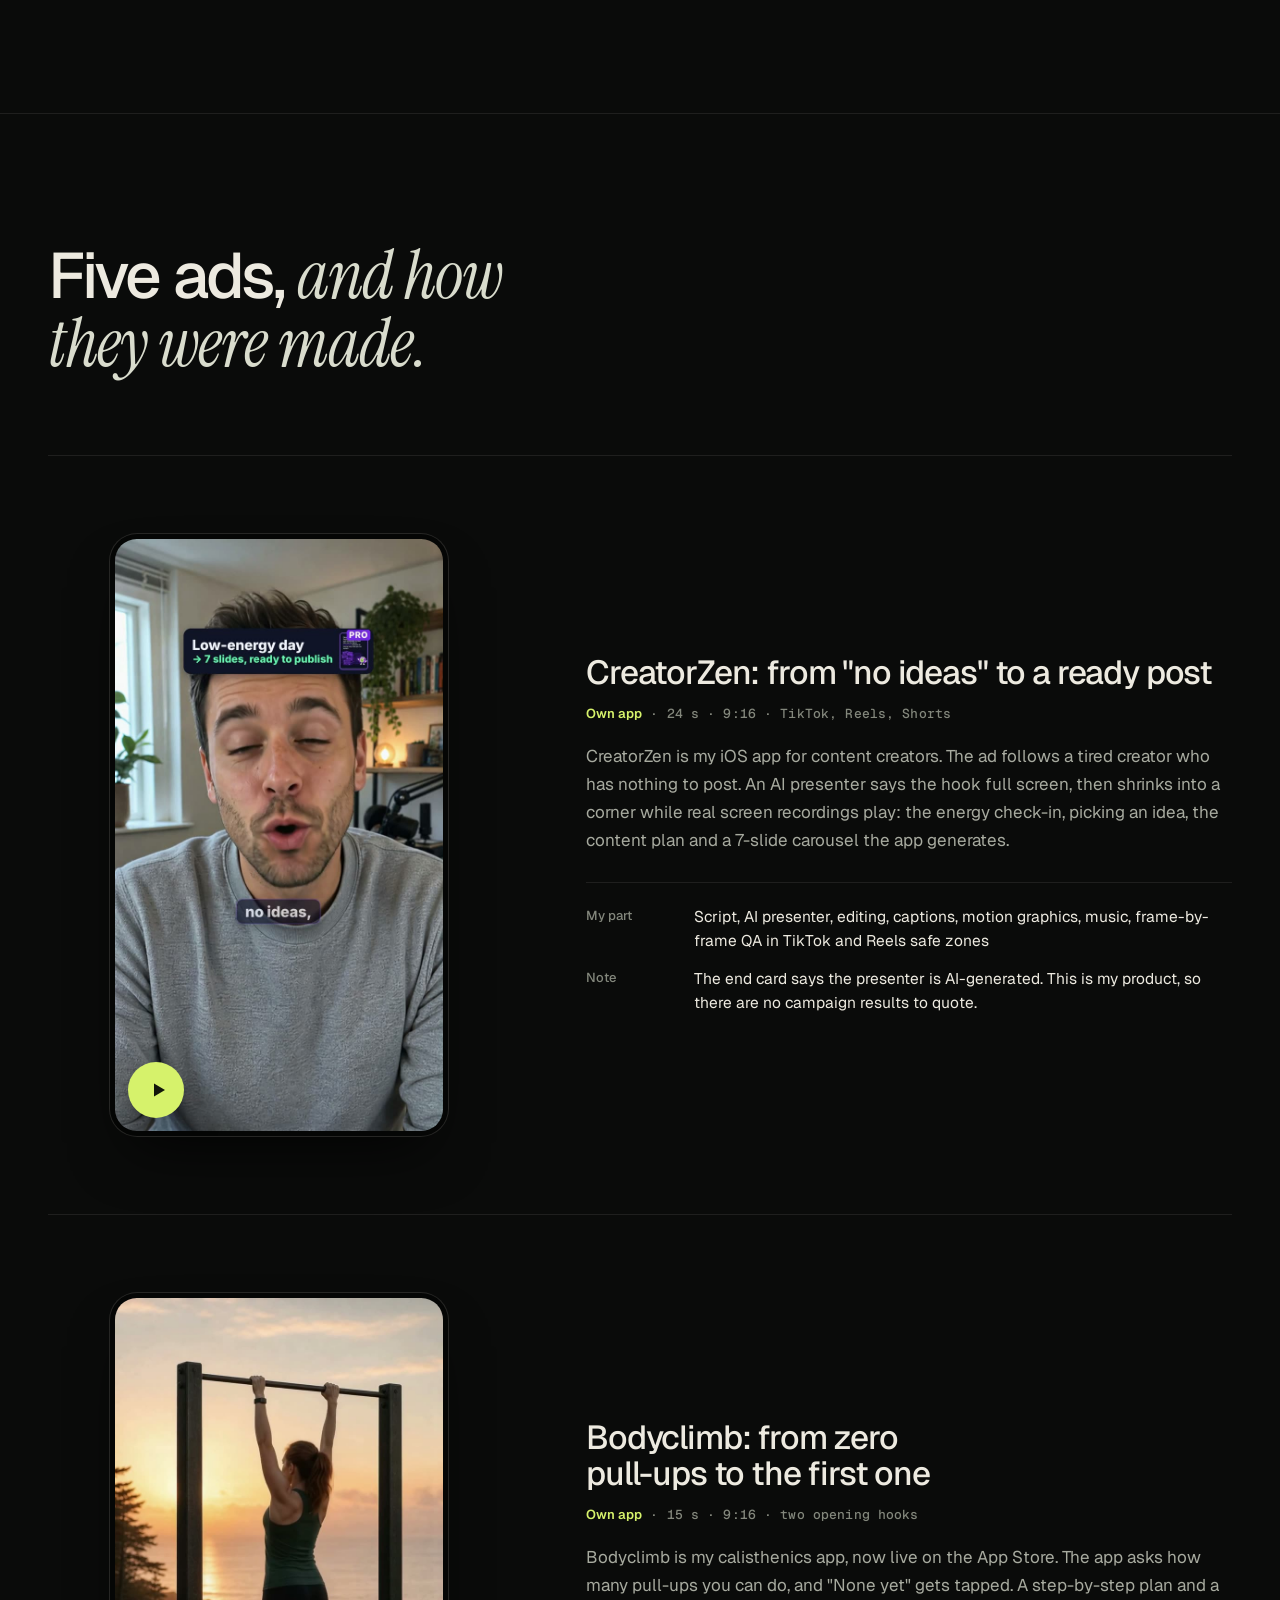
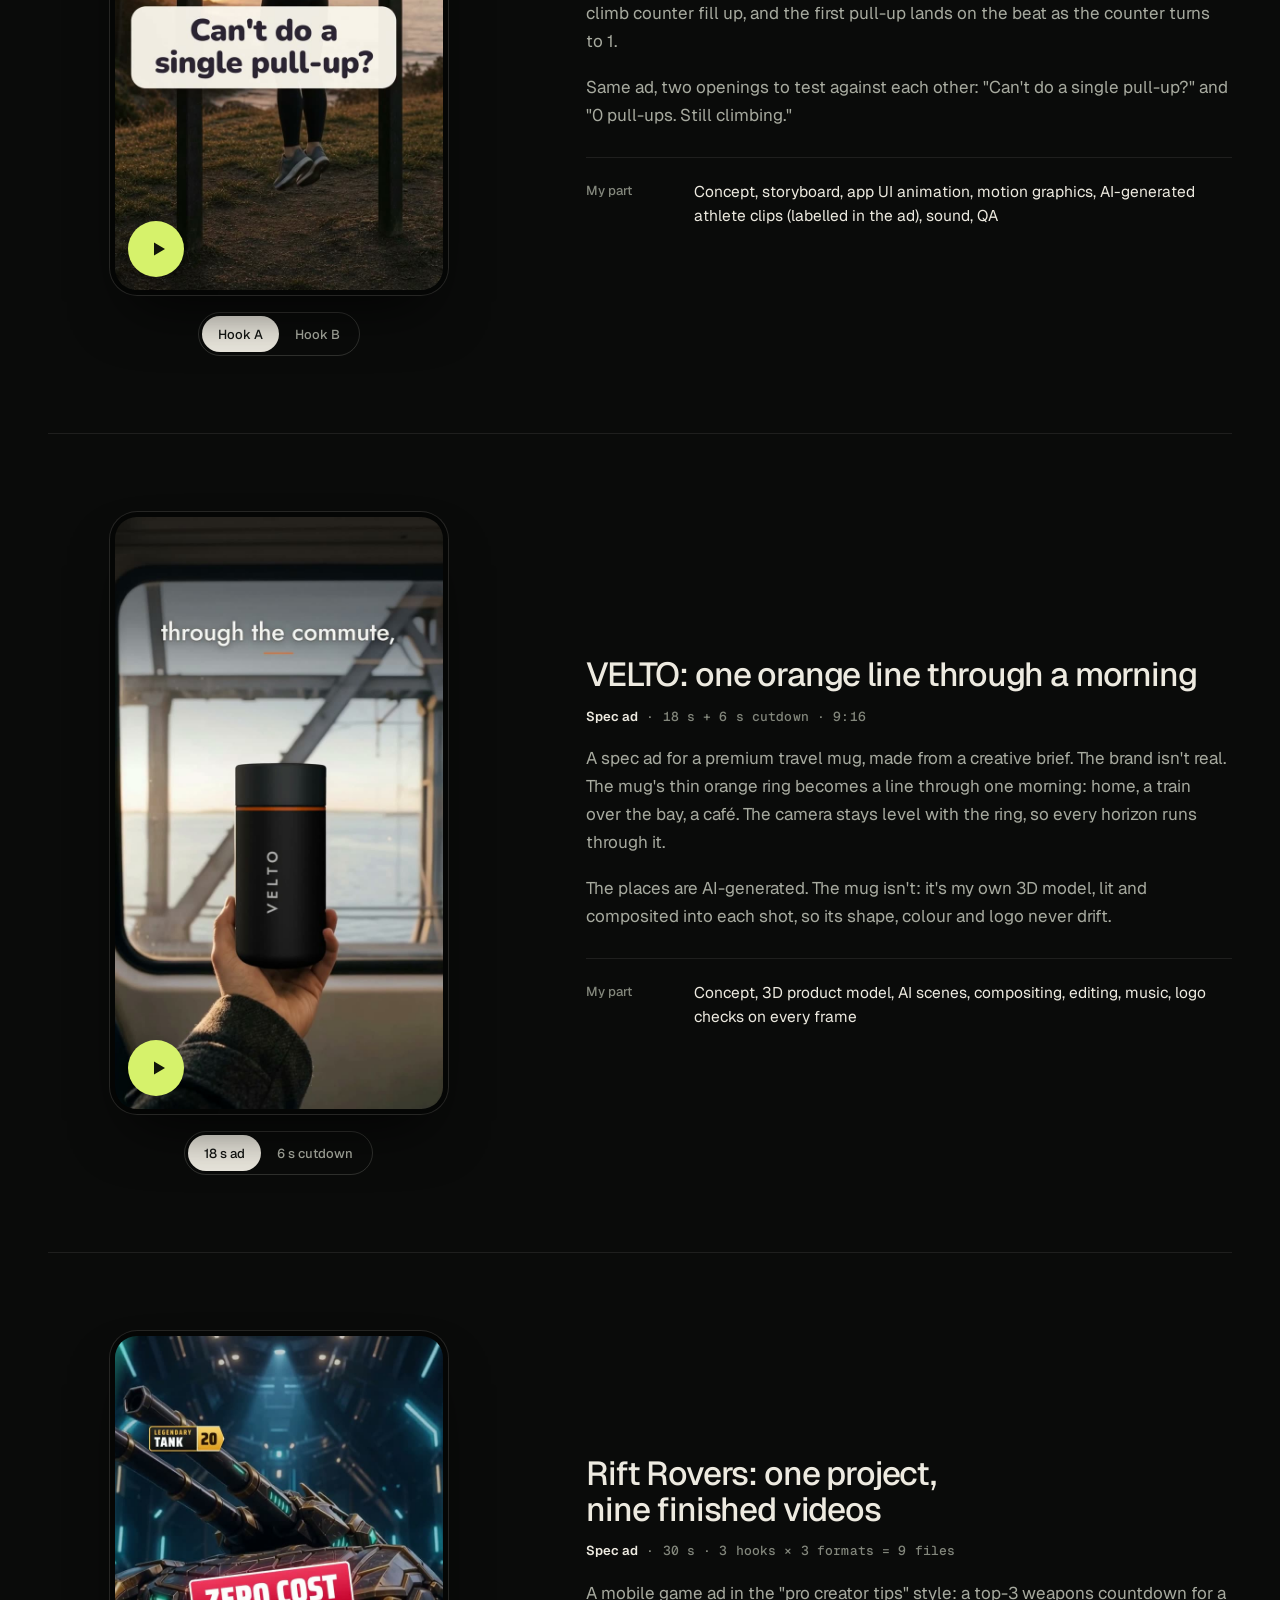
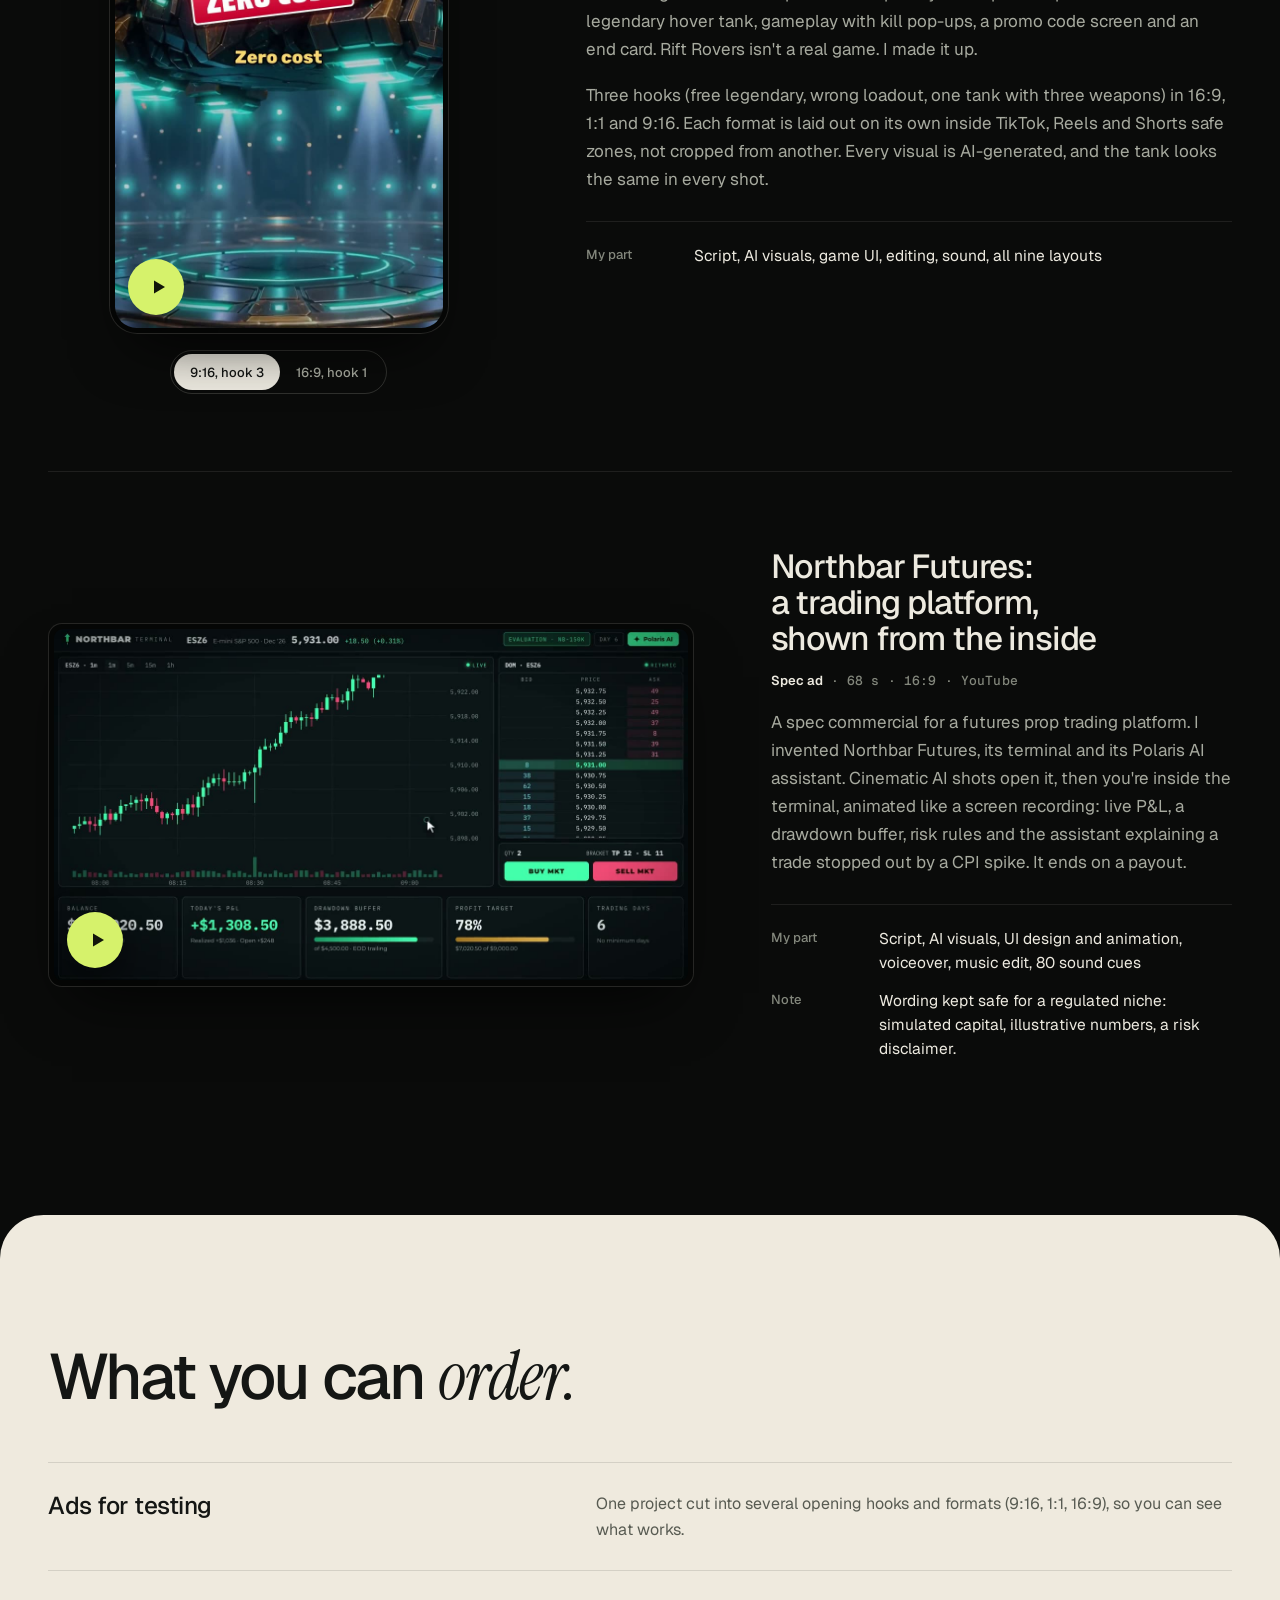
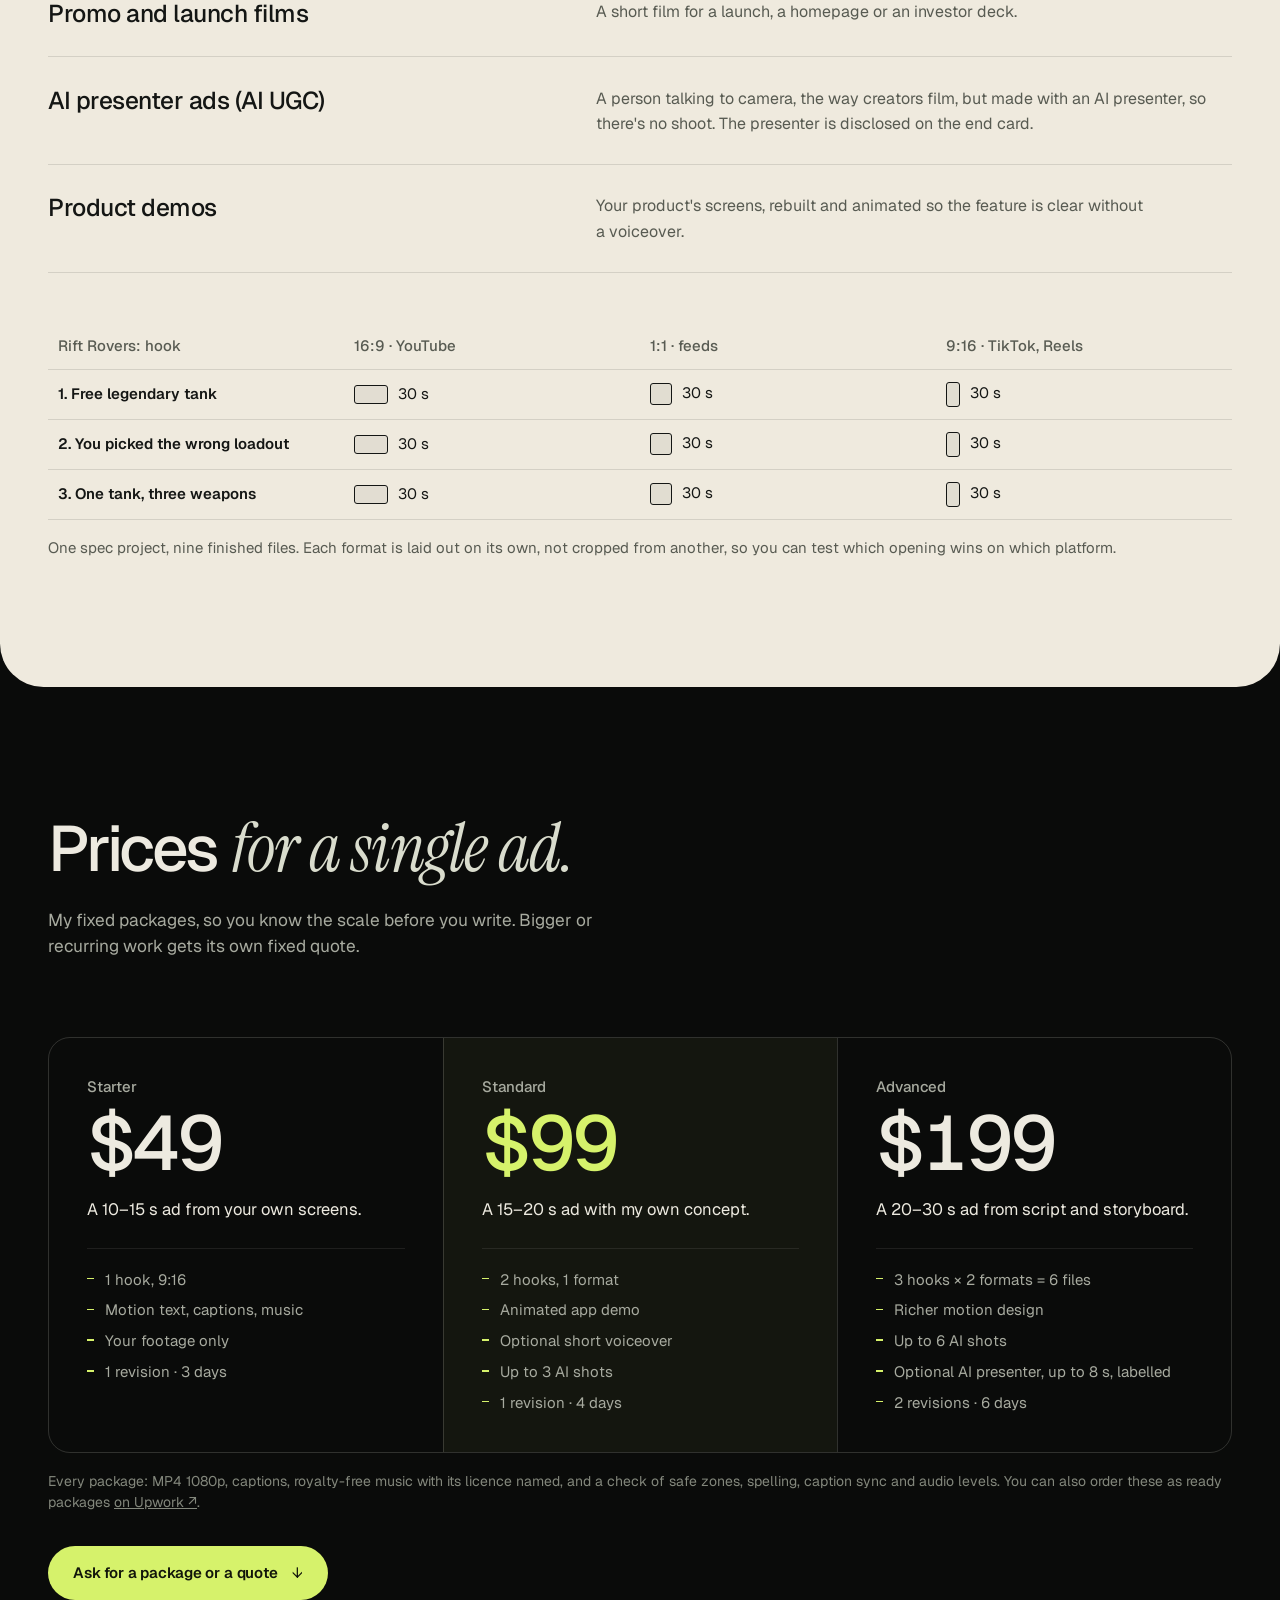
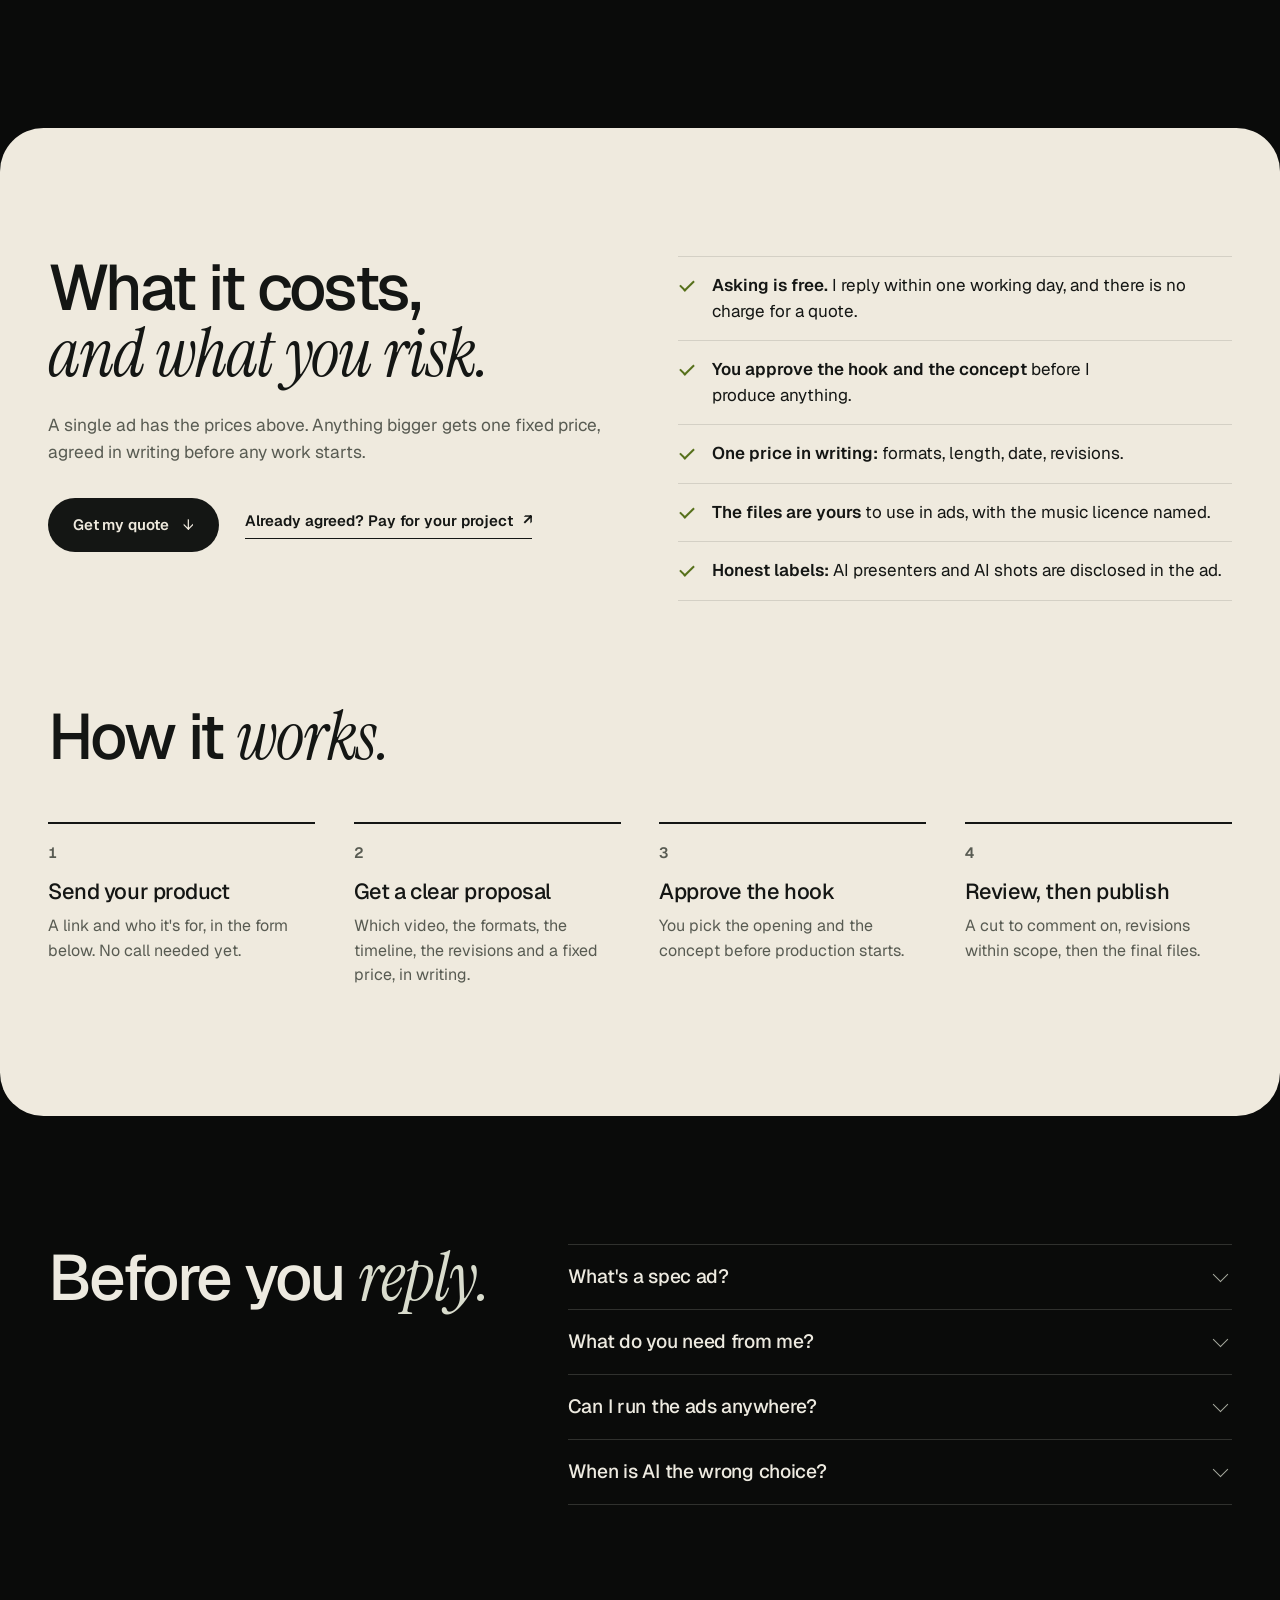
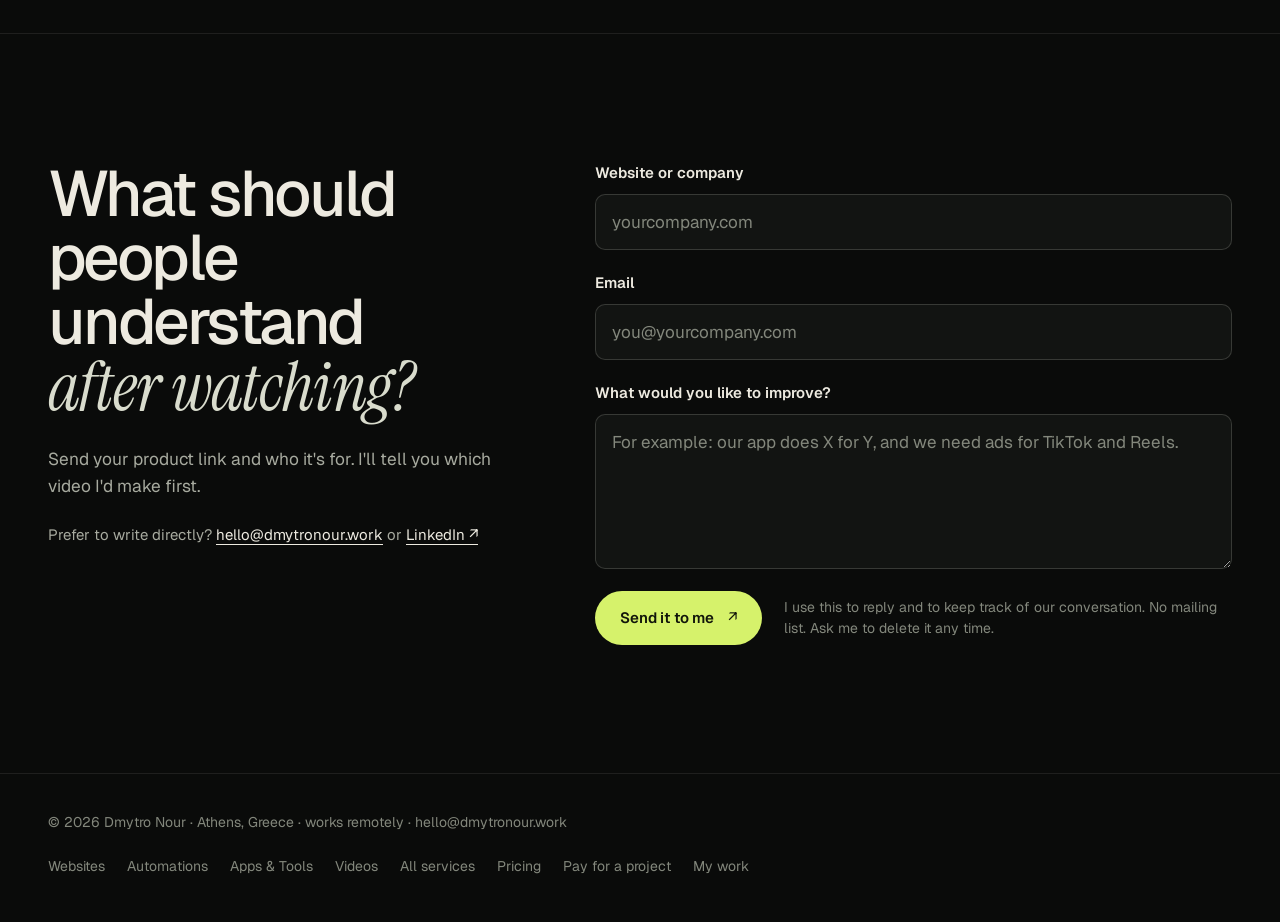
<file: videos/index.html>
<!doctype html>
<html lang="en">
  <head>
    <meta charset="UTF-8" />
    <meta name="viewport" content="width=device-width, initial-scale=1, viewport-fit=cover" />
    <title>Commercial videos: ads, promos, AI UGC, product demos · Dmytro Nour</title>
    <meta name="description" content="Ads, promos, AI UGC and product demos by Dmytro Nour, an app builder who makes the videos himself. Five to watch, packages from $49 or a custom quote." />
    <meta name="theme-color" content="#0a0b0a" />
    <meta name="author" content="Dmytro Nour" />
    <meta name="robots" content="index, follow" />
    <link rel="canonical" href="https://www.dmytronour.work/videos" />
    <meta property="og:type" content="website" />
    <meta property="og:site_name" content="Dmytro Nour" />
    <meta property="og:title" content="Commercial videos: ads, promos, AI UGC, product demos · Dmytro Nour" />
    <meta property="og:description" content="Ads, promos, AI UGC and product demos by Dmytro Nour, an app builder who makes the videos himself. Five to watch, packages from $49 or a custom quote." />
    <meta property="og:url" content="https://www.dmytronour.work/videos" />
    <meta property="og:image" content="https://www.dmytronour.work/assets/og-image.jpg" />
    <meta name="twitter:card" content="summary_large_image" />
    <link rel="icon" type="image/svg+xml" href="/assets/favicon.svg" />
    <link rel="preconnect" href="https://fonts.googleapis.com" />
    <link rel="preconnect" href="https://fonts.gstatic.com" crossorigin />
    <link href="https://fonts.googleapis.com/css2?family=Geist:wght@300..700&amp;family=Geist+Mono:wght@400;500&amp;family=Instrument+Serif:ital@0;1&amp;display=swap" rel="stylesheet" />
    <link rel="stylesheet" href="/styles.css" />
    <link rel="stylesheet" href="/portfolio/portfolio.css" />
    <link rel="stylesheet" href="/services/services.css" />
    <script>document.documentElement.classList.add("js");</script>
    <script src="/services/services.js" defer></script>
    <script src="/portfolio/portfolio.js" defer></script>
  </head>
  <body class="pf sv">
    <a class="skip-link" href="#main">Skip to content</a>

    <header class="site-header" data-header>
      <div class="shell header-inner">
        <a class="brand" href="/services" aria-label="Dmytro Nour, all services">
          <span class="brand-mark" aria-hidden="true">dn<i>.</i></span>
          <span class="brand-name">Dmytro Nour</span>
        </a>
        <nav class="site-nav" aria-label="Main">
          <a href="/websites">Websites</a>
          <a href="/automations">Automations</a>
          <a href="/apps">Apps &amp; Tools</a>
          <a href="/videos" aria-current="page">Videos</a>
          <a href="/videos#packages">Pricing</a>
          <a href="/pay?service=videos">Pay for a project</a>
        </nav>
        <a class="btn btn-lime btn-sm" href="#brief">Get a quote <span aria-hidden="true">↓</span></a>
        <details class="sv-menu">
          <summary>Menu</summary>
          <nav aria-label="Main, mobile">
            <a href="/services">All services</a>
            <a href="/websites">Websites</a>
            <a href="/automations">Automations</a>
            <a href="/apps">Apps &amp; Tools</a>
            <a href="/videos" aria-current="page">Videos</a>
            <a href="/videos#packages">Pricing</a>
            <a href="/pay?service=videos">Pay for a project</a>
          </nav>
        </details>
      </div>
    </header>

    <main id="main">
      <section class="pf-hero" aria-labelledby="sv-title">
        <div class="shell">
          <p class="sv-hello" data-hello hidden><b>Here from my email<span data-hello-who></span>?</b> <span>The short version: I make short ads that show what your product does, in several hooks and formats so you can test them. <a href="#brief">Send your product link</a>, or just reply to my email.</span></p>
        </div>
        <div class="shell pf-hero-head">
          <h1 class="pf-title" id="sv-title">Commercial videos that show <em>what your product actually does.</em></h1>
          <div class="pf-hero-side">
            <div class="sv-by"><img src="/assets/portrait-sm.jpg" width="160" height="200" alt="" /><span><b>Dmytro Nour</b>I build apps and make their ads myself. You talk to me, start to finish.</span></div>
            <p class="pf-lead">Ads, promos, AI presenter ads and product demos. Every video below plays on mute. Tap one to watch it with sound and see how it was made.</p>
            <div class="pf-hero-actions">
              <a class="btn btn-lime" href="#brief">Get a quote <span aria-hidden="true">↓</span></a>
              <a class="link-arrow" href="#packages">Prices from $49 <span aria-hidden="true">↓</span></a>
            </div>
          </div>
        </div>

        <div class="pf-wall" data-wall>
          <a class="pf-unit" href="#creatorzen" data-open="creatorzen">
            <span class="pf-device pf-phone">
              <video src="/portfolio/media/creatorzen-loop.mp4" poster="/portfolio/media/creatorzen.jpg" muted loop playsinline preload="none" aria-hidden="true"></video>
            </span>
            <span class="pf-unit-meta"><b>CreatorZen</b><span>Own app · <time>0:24</time></span></span>
          </a>
          <a class="pf-unit" href="#bodyclimb" data-open="bodyclimb">
            <span class="pf-device pf-phone">
              <video src="/portfolio/media/bodyclimb-a-loop.mp4" poster="/portfolio/media/bodyclimb-a.jpg" muted loop playsinline preload="none" aria-hidden="true"></video>
            </span>
            <span class="pf-unit-meta"><b>Bodyclimb</b><span>Own app · <time>0:15</time></span></span>
          </a>
          <a class="pf-unit" href="#velto" data-open="velto">
            <span class="pf-device pf-phone">
              <video src="/portfolio/media/velto-loop.mp4" poster="/portfolio/media/velto.jpg" muted loop playsinline preload="none" aria-hidden="true"></video>
            </span>
            <span class="pf-unit-meta"><b>VELTO</b><span>Spec ad · <time>0:18</time></span></span>
          </a>
          <a class="pf-unit" href="#riftrovers" data-open="riftrovers">
            <span class="pf-device pf-phone">
              <video src="/portfolio/media/riftrovers-9x16-loop.mp4" poster="/portfolio/media/riftrovers-9x16.jpg" muted loop playsinline preload="none" aria-hidden="true"></video>
            </span>
            <span class="pf-unit-meta"><b>Rift Rovers</b><span>Spec ad · <time>0:30</time></span></span>
          </a>
          <a class="pf-unit pf-unit-wide" href="#northbar" data-open="northbar">
            <span class="pf-device pf-screen">
              <video src="/portfolio/media/northbar-loop.mp4" poster="/portfolio/media/northbar.jpg" muted loop playsinline preload="none" aria-hidden="true"></video>
            </span>
            <span class="pf-unit-meta"><b>Northbar Futures</b><span>Spec ad · <time>1:08</time></span></span>
          </a>
        </div>
        <p class="shell pf-wall-note">Own app: my product, my ad, no client. Spec ad: a sample for a brand I invented, made to show what I'd do for yours.</p>
      </section>

      <section class="sv-why" aria-labelledby="why-title">
        <div class="shell sv-why-grid">
          <h2 id="why-title">I got tired of seeing app ads <em>that never show the app.</em></h2>
          <div class="sv-why-story">
            <p>So many ads open on a smiling stranger and a slogan, and you finish watching with no idea what the product does. I build apps myself, CreatorZen and Bodyclimb among them, and the moment people get an app is usually on its screen, not in the slogan.</p>
            <p class="is-belief">I believe an ad should show the product doing its job in the first seconds, and that you should test several openings instead of betting on one.</p>
            <h3>So I do it differently:</h3>
            <ul><li>Your real screens, animated so the feature is clear, from $49 for a single ad</li><li>Several hooks and formats to test, like Rift Rovers: 3 hooks × 3 formats = 9 files</li><li>AI presenters labelled, never passed off as real people</li></ul>
            <p class="sv-why-sign"><img src="/assets/portrait-sm.jpg" width="160" height="200" alt="" />Dmytro</p>
          </div>
        </div>
      </section>

      <section class="pf-work" id="work" aria-labelledby="work-title">
        <div class="shell">
          <h2 class="pf-h2" id="work-title">Five ads, <em>and how they were made.</em></h2>

          <article class="pf-case" id="creatorzen" aria-labelledby="cz-title" data-case>
            <div class="pf-stage">
              <div class="pf-device pf-phone pf-player">
                <video playsinline preload="none" poster="/portfolio/media/creatorzen.jpg" src="/portfolio/media/creatorzen.mp4"></video>
                <button class="pf-play" type="button" aria-label="Play with sound"></button>
              </div>
            </div>
            <div class="pf-case-copy">
              <h3 id="cz-title">CreatorZen: from "no ideas" to a ready post</h3>
              <p class="pf-tag"><span class="is-own">Own app</span> · 24 s · 9:16 · TikTok, Reels, Shorts</p>
              <p>CreatorZen is my iOS app for content creators. The ad follows a tired creator who has nothing to post. An AI presenter says the hook full screen, then shrinks into a corner while real screen recordings play: the energy check-in, picking an idea, the content plan and a 7-slide carousel the app generates.</p>
              <dl class="pf-specs">
                <div><dt>My part</dt><dd>Script, AI presenter, editing, captions, motion graphics, music, frame-by-frame QA in TikTok and Reels safe zones</dd></div>
                <div><dt>Note</dt><dd>The end card says the presenter is AI-generated. This is my product, so there are no campaign results to quote.</dd></div>
              </dl>
            </div>
          </article>

          <article class="pf-case" id="bodyclimb" aria-labelledby="bc-title" data-case>
            <div class="pf-stage">
              <div class="pf-device pf-phone pf-player">
                <video playsinline preload="none" poster="/portfolio/media/bodyclimb-a.jpg" src="/portfolio/media/bodyclimb-a.mp4"></video>
                <button class="pf-play" type="button" aria-label="Play with sound"></button>
              </div>
              <div class="pf-variants" role="group" aria-label="Bodyclimb versions">
                <button type="button" aria-pressed="true" data-src="/portfolio/media/bodyclimb-a.mp4" data-poster="/portfolio/media/bodyclimb-a.jpg">Hook A</button>
                <button type="button" aria-pressed="false" data-src="/portfolio/media/bodyclimb-b.mp4" data-poster="/portfolio/media/bodyclimb-b.jpg">Hook B</button>
              </div>
            </div>
            <div class="pf-case-copy">
              <h3 id="bc-title">Bodyclimb: from zero pull-ups to the first one</h3>
              <p class="pf-tag"><span class="is-own">Own app</span> · 15 s · 9:16 · two opening hooks</p>
              <p>Bodyclimb is my calisthenics app, now live on the App Store. The app asks how many pull-ups you can do, and "None yet" gets tapped. A step-by-step plan and a climb counter fill up, and the first pull-up lands on the beat as the counter turns to 1.</p>
              <p>Same ad, two openings to test against each other: "Can't do a single pull-up?" and "0 pull-ups. Still climbing."</p>
              <dl class="pf-specs">
                <div><dt>My part</dt><dd>Concept, storyboard, app UI animation, motion graphics, AI-generated athlete clips (labelled in the ad), sound, QA</dd></div>
              </dl>
            </div>
          </article>

          <article class="pf-case" id="velto" aria-labelledby="ve-title" data-case>
            <div class="pf-stage">
              <div class="pf-device pf-phone pf-player">
                <video playsinline preload="none" poster="/portfolio/media/velto.jpg" src="/portfolio/media/velto.mp4"></video>
                <button class="pf-play" type="button" aria-label="Play with sound"></button>
              </div>
              <div class="pf-variants" role="group" aria-label="VELTO versions">
                <button type="button" aria-pressed="true" data-src="/portfolio/media/velto.mp4" data-poster="/portfolio/media/velto.jpg">18 s ad</button>
                <button type="button" aria-pressed="false" data-src="/portfolio/media/velto-6s.mp4" data-poster="/portfolio/media/velto-6s.jpg">6 s cutdown</button>
              </div>
            </div>
            <div class="pf-case-copy">
              <h3 id="ve-title">VELTO: one orange line through a morning</h3>
              <p class="pf-tag"><span>Spec ad</span> · 18 s + 6 s cutdown · 9:16</p>
              <p>A spec ad for a premium travel mug, made from a creative brief. The brand isn't real. The mug's thin orange ring becomes a line through one morning: home, a train over the bay, a café. The camera stays level with the ring, so every horizon runs through it.</p>
              <p>The places are AI-generated. The mug isn't: it's my own 3D model, lit and composited into each shot, so its shape, colour and logo never drift.</p>
              <dl class="pf-specs">
                <div><dt>My part</dt><dd>Concept, 3D product model, AI scenes, compositing, editing, music, logo checks on every frame</dd></div>
              </dl>
            </div>
          </article>

          <article class="pf-case" id="riftrovers" aria-labelledby="rr-title" data-case>
            <div class="pf-stage">
              <div class="pf-device pf-phone pf-player" data-player>
                <video playsinline preload="none" poster="/portfolio/media/riftrovers-9x16.jpg" src="/portfolio/media/riftrovers-9x16.mp4"></video>
                <button class="pf-play" type="button" aria-label="Play with sound"></button>
              </div>
              <div class="pf-variants" role="group" aria-label="Rift Rovers versions">
                <button type="button" aria-pressed="true" data-src="/portfolio/media/riftrovers-9x16.mp4" data-poster="/portfolio/media/riftrovers-9x16.jpg" data-shape="phone">9:16, hook 3</button>
                <button type="button" aria-pressed="false" data-src="/portfolio/media/riftrovers-16x9.mp4" data-poster="/portfolio/media/riftrovers-16x9.jpg" data-shape="screen">16:9, hook 1</button>
              </div>
            </div>
            <div class="pf-case-copy">
              <h3 id="rr-title">Rift Rovers: one project, nine finished videos</h3>
              <p class="pf-tag"><span>Spec ad</span> · 30 s · 3 hooks × 3 formats = 9 files</p>
              <p>A mobile game ad in the "pro creator tips" style: a top-3 weapons countdown for a legendary hover tank, gameplay with kill pop-ups, a promo code screen and an end card. Rift Rovers isn't a real game. I made it up.</p>
              <p>Three hooks (free legendary, wrong loadout, one tank with three weapons) in 16:9, 1:1 and 9:16. Each format is laid out on its own inside TikTok, Reels and Shorts safe zones, not cropped from another. Every visual is AI-generated, and the tank looks the same in every shot.</p>
              <dl class="pf-specs">
                <div><dt>My part</dt><dd>Script, AI visuals, game UI, editing, sound, all nine layouts</dd></div>
              </dl>
            </div>
          </article>

          <article class="pf-case pf-case-wide" id="northbar" aria-labelledby="nb-title" data-case>
            <div class="pf-stage">
              <div class="pf-device pf-screen pf-player">
                <video playsinline preload="none" poster="/portfolio/media/northbar.jpg" src="/portfolio/media/northbar.mp4"></video>
                <button class="pf-play" type="button" aria-label="Play with sound"></button>
              </div>
            </div>
            <div class="pf-case-copy">
              <h3 id="nb-title">Northbar Futures: a trading platform, shown from the inside</h3>
              <p class="pf-tag"><span>Spec ad</span> · 68 s · 16:9 · YouTube</p>
              <p>A spec commercial for a futures prop trading platform. I invented Northbar Futures, its terminal and its Polaris AI assistant. Cinematic AI shots open it, then you're inside the terminal, animated like a screen recording: live P&amp;L, a drawdown buffer, risk rules and the assistant explaining a trade stopped out by a CPI spike. It ends on a payout.</p>
              <dl class="pf-specs">
                <div><dt>My part</dt><dd>Script, AI visuals, UI design and animation, voiceover, music edit, 80 sound cues</dd></div>
                <div><dt>Note</dt><dd>Wording kept safe for a regulated niche: simulated capital, illustrative numbers, a risk disclaimer.</dd></div>
              </dl>
            </div>
          </article>
        </div>
      </section>

      <section class="sv-section paper" id="kinds" aria-labelledby="kinds-title">
        <div class="shell">
          <h2 class="sv-h2" id="kinds-title">What you can <em>order.</em></h2>
          <ul class="sv-rows">
            <li><h3>Ads for testing</h3><p>One project cut into several opening hooks and formats (9:16, 1:1, 16:9), so you can see what works.</p></li>
            <li><h3>Promo and launch films</h3><p>A short film for a launch, a homepage or an investor deck.</p></li>
            <li><h3>AI presenter ads (AI UGC)</h3><p>A person talking to camera, the way creators film, but made with an AI presenter, so there's no shoot. The presenter is disclosed on the end card.</p></li>
            <li><h3>Product demos</h3><p>Your product's screens, rebuilt and animated so the feature is clear without a voiceover.</p></li>
          </ul>
          <figure class="sv-matrix">
            <table>
              <caption class="sr-only">Rift Rovers: three opening hooks, each made in three formats</caption>
              <thead><tr><th scope="col">Rift Rovers: hook</th><th scope="col">16:9 · YouTube</th><th scope="col">1:1 · feeds</th><th scope="col">9:16 · TikTok, Reels</th></tr></thead>
              <tbody>
                <tr><th scope="row">1. Free legendary tank</th><td><i class="f169"></i>30 s</td><td><i class="f11"></i>30 s</td><td><i class="f916"></i>30 s</td></tr>
                <tr><th scope="row">2. You picked the wrong loadout</th><td><i class="f169"></i>30 s</td><td><i class="f11"></i>30 s</td><td><i class="f916"></i>30 s</td></tr>
                <tr><th scope="row">3. One tank, three weapons</th><td><i class="f169"></i>30 s</td><td><i class="f11"></i>30 s</td><td><i class="f916"></i>30 s</td></tr>
              </tbody>
            </table>
            <figcaption>One spec project, nine finished files. Each format is laid out on its own, not cropped from another, so you can test which opening wins on which platform.</figcaption>
          </figure>
        </div>
      </section>

      <section class="sv-section" id="packages" aria-labelledby="packages-title">
        <div class="shell">
          <h2 class="sv-h2" id="packages-title">Prices <em>for a single ad.</em></h2>
          <p class="sv-lead">My fixed packages, so you know the scale before you write. Bigger or recurring work gets its own fixed quote.</p>
          <div class="pf-tiers">
            <article class="pf-tier">
              <h3>Starter</h3>
              <p class="pf-price">$49</p>
              <p class="pf-tier-line">A 10–15 s ad from your own screens.</p>
              <ul><li>1 hook, 9:16</li><li>Motion text, captions, music</li><li>Your footage only</li><li>1 revision · 3 days</li></ul>
            </article>
            <article class="pf-tier is-mid">
              <h3>Standard</h3>
              <p class="pf-price">$99</p>
              <p class="pf-tier-line">A 15–20 s ad with my own concept.</p>
              <ul><li>2 hooks, 1 format</li><li>Animated app demo</li><li>Optional short voiceover</li><li>Up to 3 AI shots</li><li>1 revision · 4 days</li></ul>
            </article>
            <article class="pf-tier">
              <h3>Advanced</h3>
              <p class="pf-price">$199</p>
              <p class="pf-tier-line">A 20–30 s ad from script and storyboard.</p>
              <ul><li>3 hooks × 2 formats = 6 files</li><li>Richer motion design</li><li>Up to 6 AI shots</li><li>Optional AI presenter, up to 8 s, labelled</li><li>2 revisions · 6 days</li></ul>
            </article>
          </div>
          <p class="sv-legend">Every package: MP4 1080p, captions, royalty-free music with its licence named, and a check of safe zones, spelling, caption sync and audio levels. You can also order these as ready packages <a href="https://www.upwork.com/services/product/video-audio-an-ai-video-ad-for-your-app-game-or-saas-in-16-9-1-1-and-9-16-2112961841061796888" target="_blank" rel="noopener noreferrer">on Upwork ↗</a>.</p>
          <div class="sv-actions"><a class="btn btn-lime" href="#brief">Ask for a package or a quote <span aria-hidden="true">↓</span></a></div>
        </div>
      </section>

      <section class="sv-section paper" id="pricing" aria-labelledby="pricing-title">
        <div class="shell">
          <div class="sv-deal">
            <div>
              <h2 class="sv-h2" id="pricing-title">What it costs, <em>and what you risk.</em></h2>
              <p class="sv-lead">A single ad has the prices above. Anything bigger gets one fixed price, agreed in writing before any work starts.</p>
              <div class="sv-actions">
                <a class="btn btn-ink" href="#brief">Get my quote <span aria-hidden="true">↓</span></a>
                <a class="link-arrow" href="/pay?service=videos">Already agreed? Pay for your project <span aria-hidden="true">↗</span></a>
              </div>
            </div>
            <ul class="sv-promise">
              <li><b>Asking is free.</b> I reply within one working day, and there is no charge for a quote.</li>
              <li><b>You approve the hook and the concept</b> before I produce anything.</li>
              <li><b>One price in writing:</b> formats, length, date, revisions.</li>
              <li><b>The files are yours</b> to use in ads, with the music licence named.</li>
              <li><b>Honest labels:</b> AI presenters and AI shots are disclosed in the ad.</li>
            </ul>
          </div>
          <h2 class="sv-h2 sv-steps-title" id="how">How it <em>works.</em></h2>
          <ol class="sv-steps">
            <li><h3>Send your product</h3><p>A link and who it's for, in the form below. No call needed yet.</p></li>
            <li><h3>Get a clear proposal</h3><p>Which video, the formats, the timeline, the revisions and a fixed price, in writing.</p></li>
            <li><h3>Approve the hook</h3><p>You pick the opening and the concept before production starts.</p></li>
            <li><h3>Review, then publish</h3><p>A cut to comment on, revisions within scope, then the final files.</p></li>
          </ol>
        </div>
      </section>

      <section class="sv-section" id="faq" aria-labelledby="faq-title">
        <div class="shell sv-faq">
          <h2 class="sv-h2" id="faq-title">Before you <em>reply.</em></h2>
          <div class="sv-qs">
            <details class="sv-q"><summary>What's a spec ad?</summary><p>A sample made for a brand that doesn't exist, to show what I'd do for a real one. Three of the five videos above are spec ads, and each one is labelled.</p></details>
            <details class="sv-q"><summary>What do you need from me?</summary><p>Your product link, who it's for and what you want people to do. Screen recordings help; with a test account I can record the screens myself.</p></details>
            <details class="sv-q"><summary>Can I run the ads anywhere?</summary><p>Yes. You get the final files to use in your ads and on your channels, and the music comes with its licence named.</p></details>
            <details class="sv-q"><summary>When is AI the wrong choice?</summary><p>When buyers need to see a real person or a real result, a filmed video works better, and I'll tell you so. AI is strongest for app demos, product shots and testing many openings cheaply.</p></details>
          </div>
        </div>
      </section>

      <section class="sv-section is-ruled" id="brief" aria-labelledby="brief-title">
        <div class="shell sv-brief">
          <div>
            <h2 class="sv-h2" id="brief-title">What should people understand <em>after watching?</em></h2>
            <p class="sv-lead">Send your product link and who it's for. I'll tell you which video I'd make first.</p>
            <p class="sv-direct">Prefer to write directly? <a href="mailto:hello@dmytronour.work">hello@dmytronour.work</a> or <a href="https://www.linkedin.com/in/dmytro-nour-6ab7611bb/" target="_blank" rel="noopener noreferrer">LinkedIn ↗</a></p>
          </div>
          <form class="sv-form" data-brief action="/api/lead" method="post">
            <input type="hidden" name="service" value="videos" />
            <div class="sv-trap" aria-hidden="true"><label>Leave this empty<input type="text" name="fax" tabindex="-1" autocomplete="off" /></label></div>
            <div class="sv-field">
              <label for="brief-company">Website or company</label>
              <input id="brief-company" name="company" type="text" required maxlength="200" autocomplete="organization" placeholder="yourcompany.com" />
            </div>
            <div class="sv-field">
              <label for="brief-email">Email</label>
              <input id="brief-email" name="email" type="email" required maxlength="254" autocomplete="email" placeholder="you@yourcompany.com" />
            </div>
            <div class="sv-field">
              <label for="brief-message">What would you like to improve?</label>
              <textarea id="brief-message" name="message" required maxlength="4000" rows="5" placeholder="For example: our app does X for Y, and we need ads for TikTok and Reels."></textarea>
            </div>
            <p class="sv-status" data-brief-status role="alert" hidden></p>
            <div class="sv-form-foot">
              <button class="btn btn-lime" type="submit"><b data-label style="font-weight:inherit">Send it to me</b> <span aria-hidden="true">↗</span></button>
              <p class="sv-privacy">I use this to reply and to keep track of our conversation. No mailing list. Ask me to delete it any time.</p>
            </div>
          </form>
        </div>
      </section>
    </main>

    <footer class="sv-footer">
      <div class="shell">
        <span>© 2026 Dmytro Nour · Athens, Greece · works remotely · <a href="mailto:hello@dmytronour.work">hello@dmytronour.work</a></span>
        <nav aria-label="Footer">
          <a href="/websites">Websites</a>
          <a href="/automations">Automations</a>
          <a href="/apps">Apps &amp; Tools</a>
          <a href="/videos">Videos</a>
          <a href="/services">All services</a>
          <a href="/services#pricing">Pricing</a>
          <a href="/pay">Pay for a project</a>
          <a href="/services#work">My work</a>
        </nav>
      </div>
    </footer>
  </body>
</html>
</file>
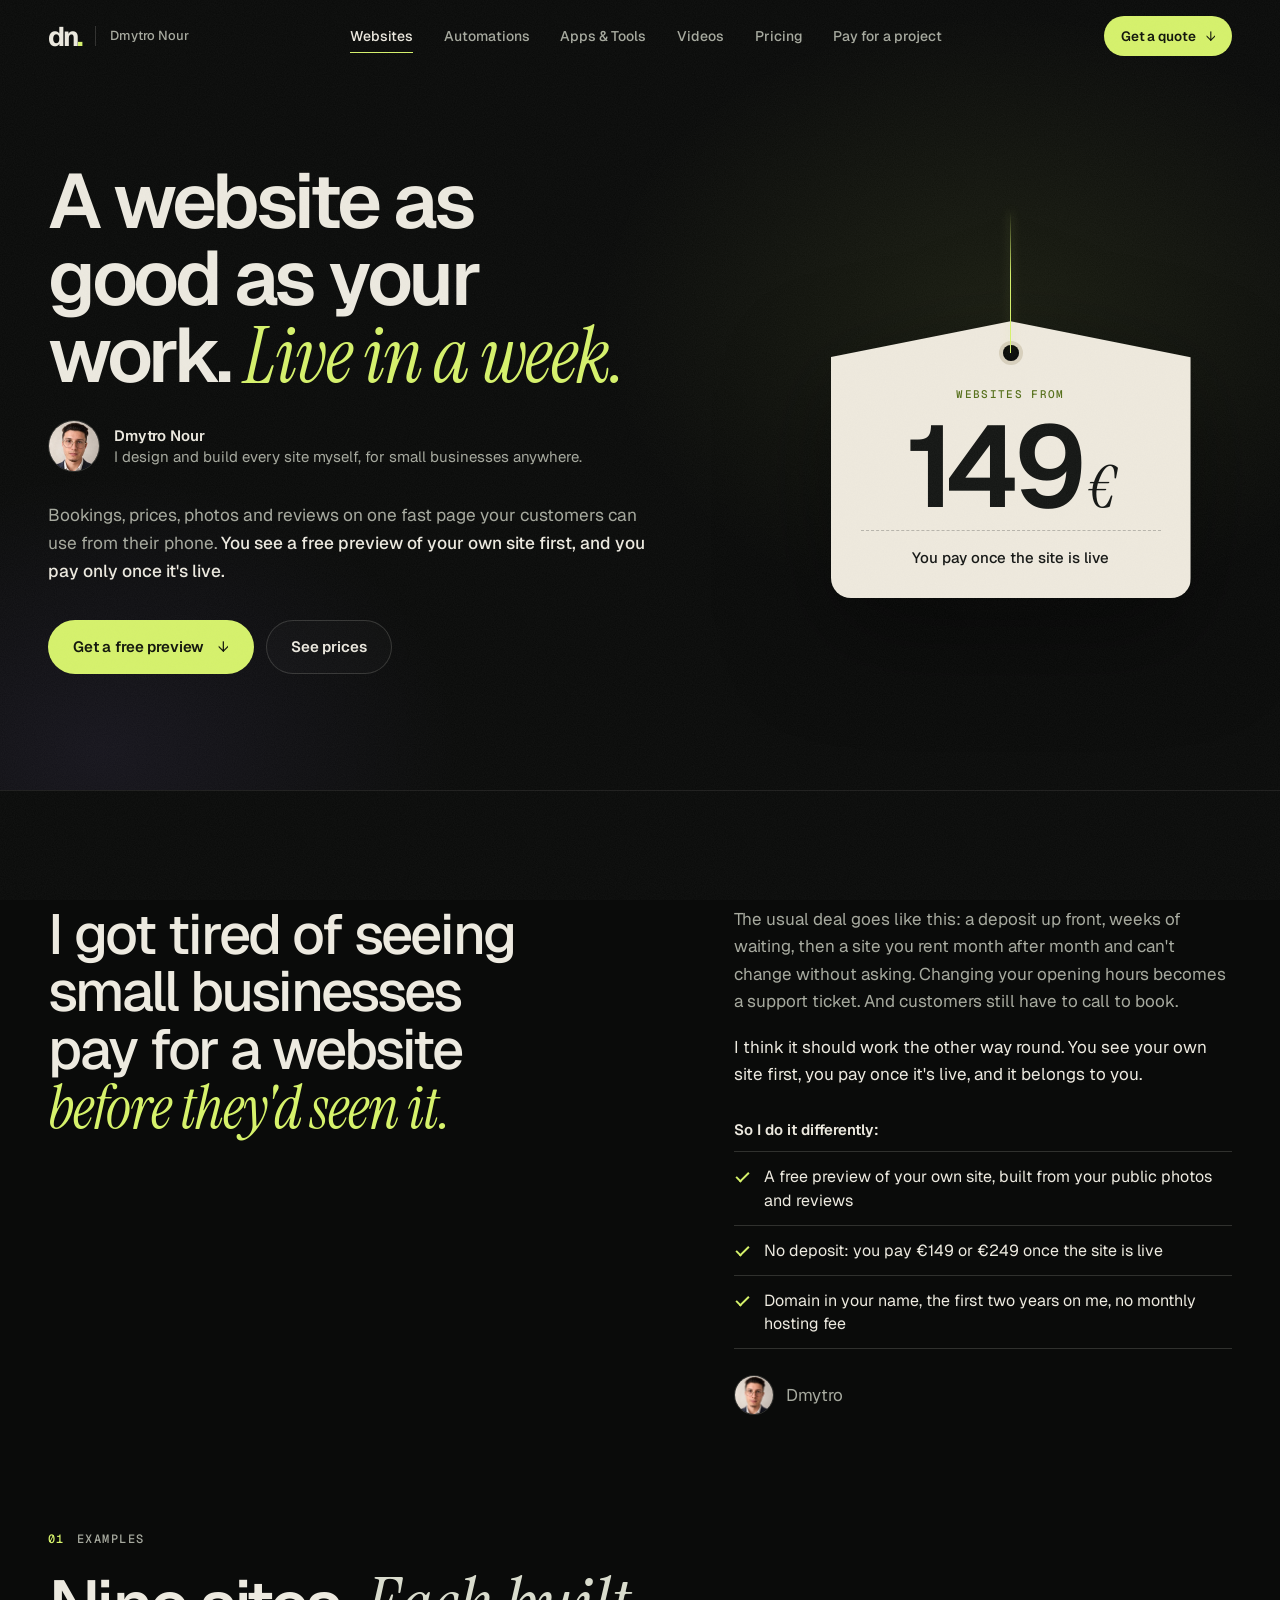
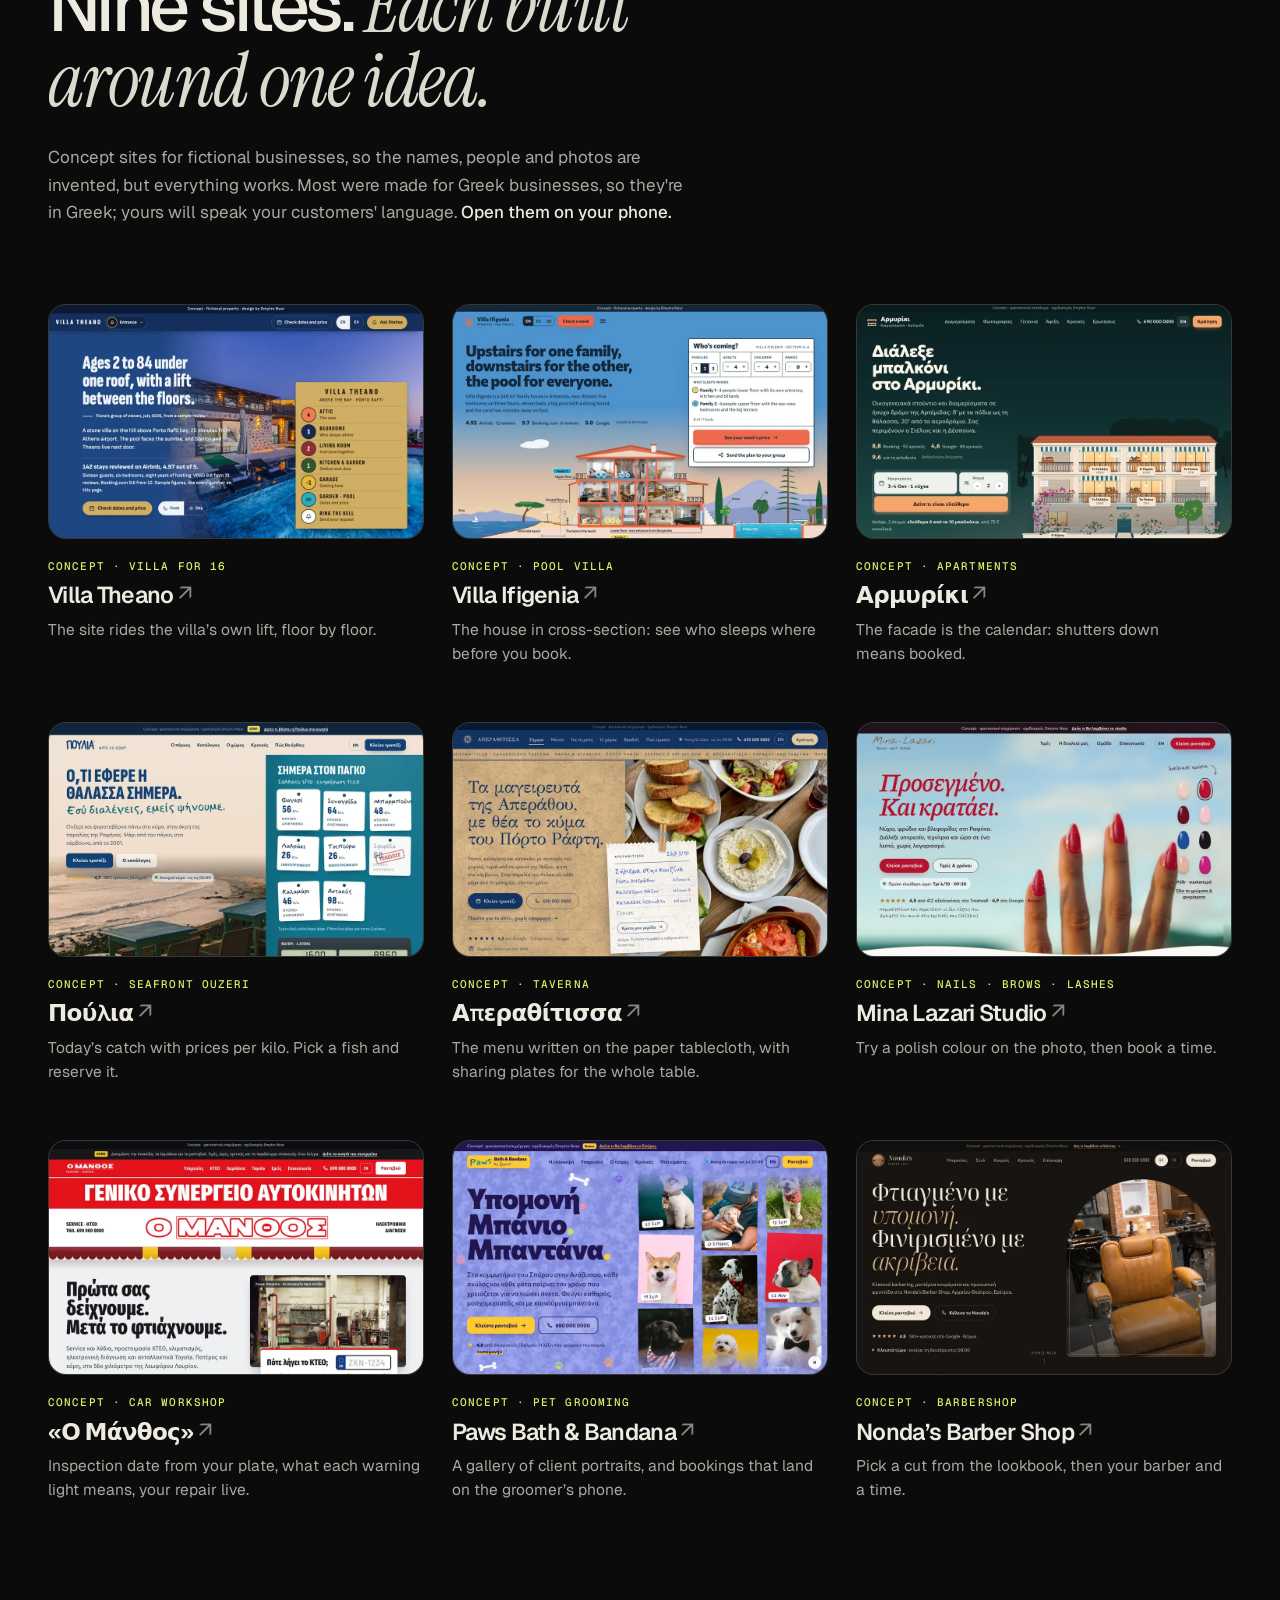
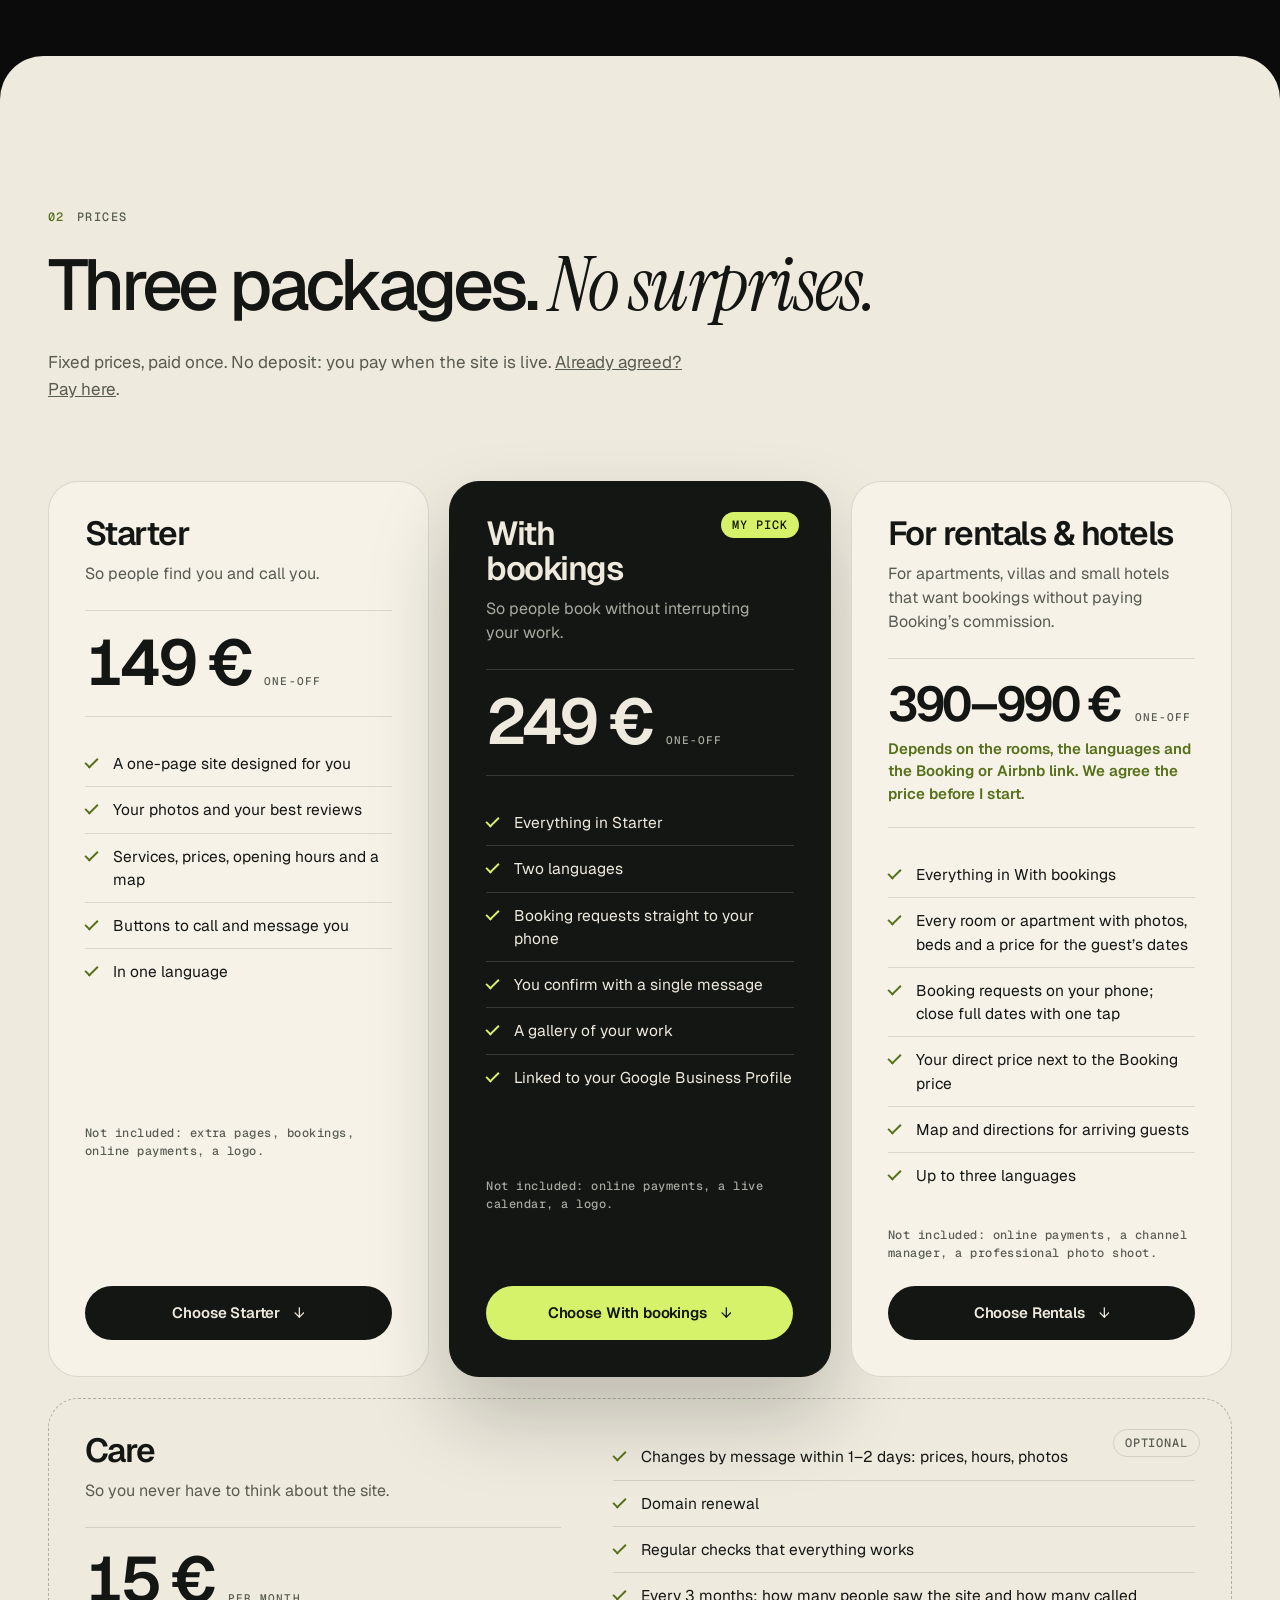
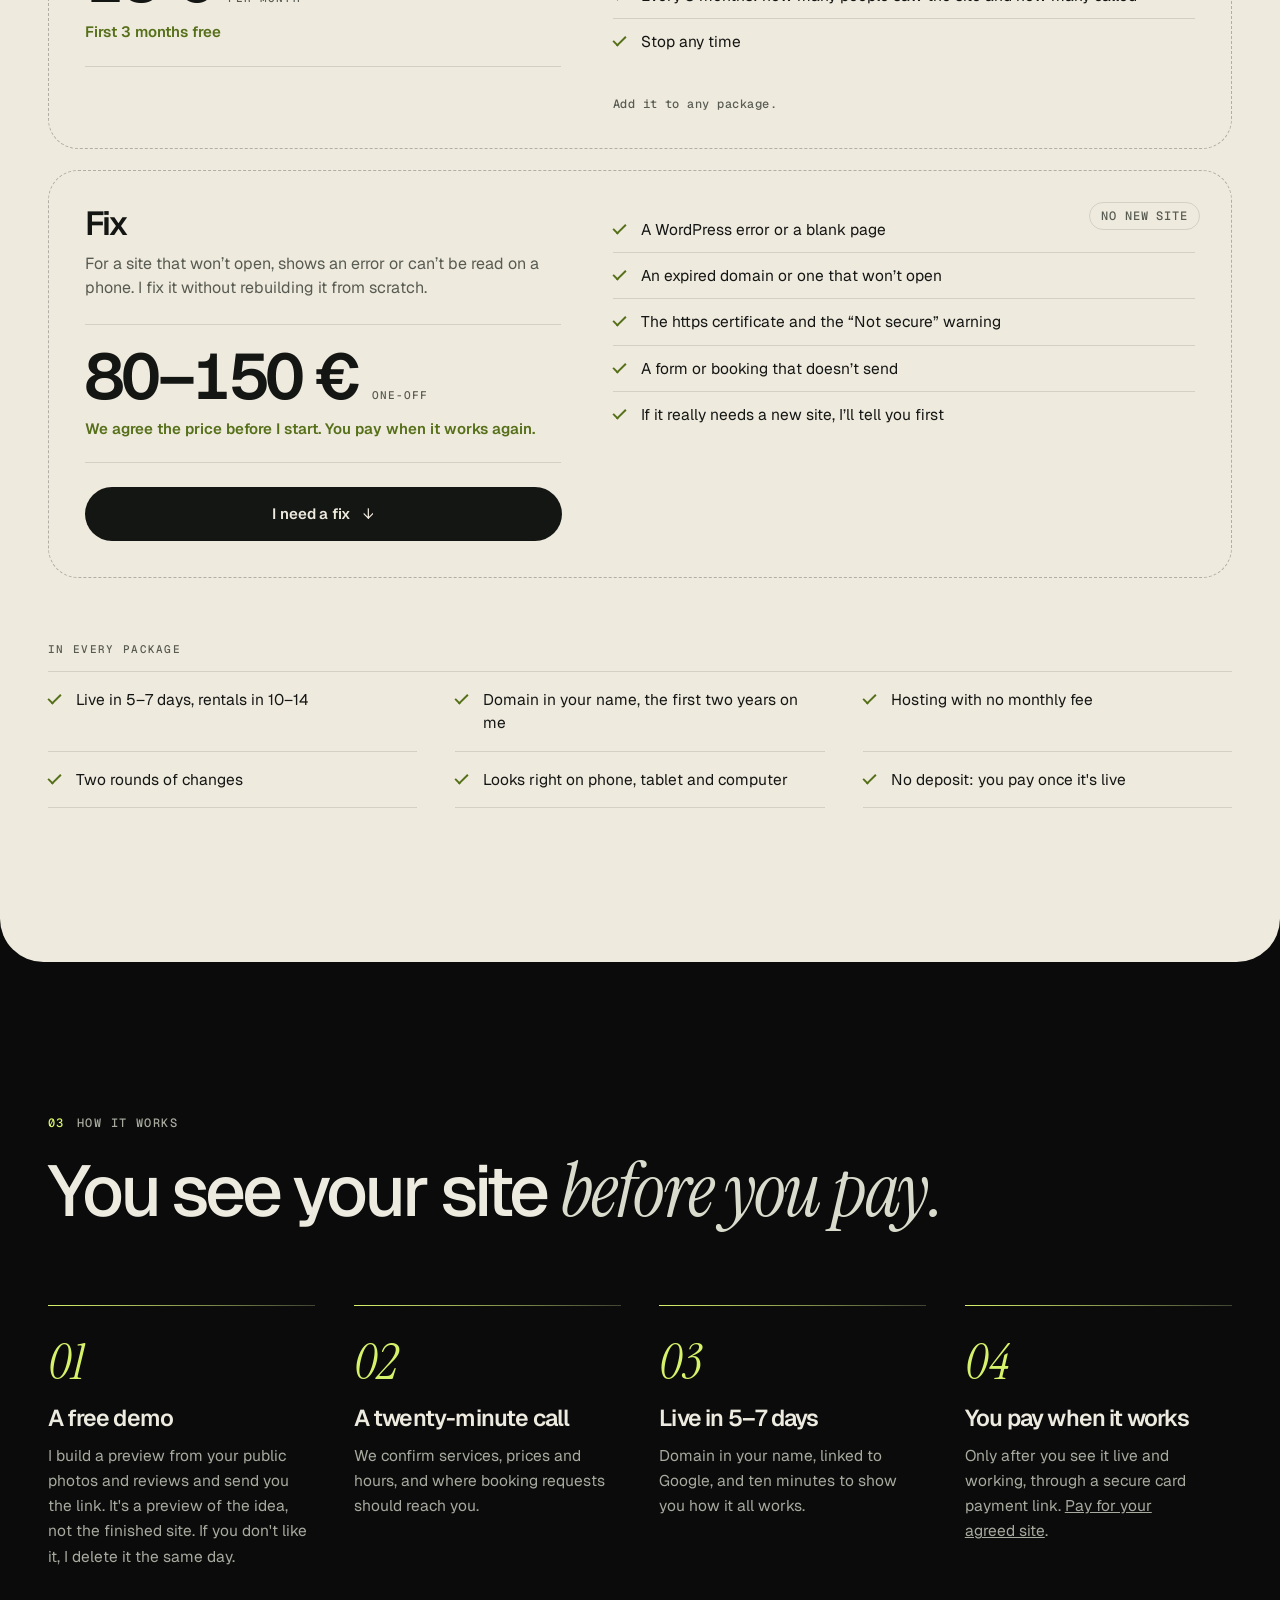
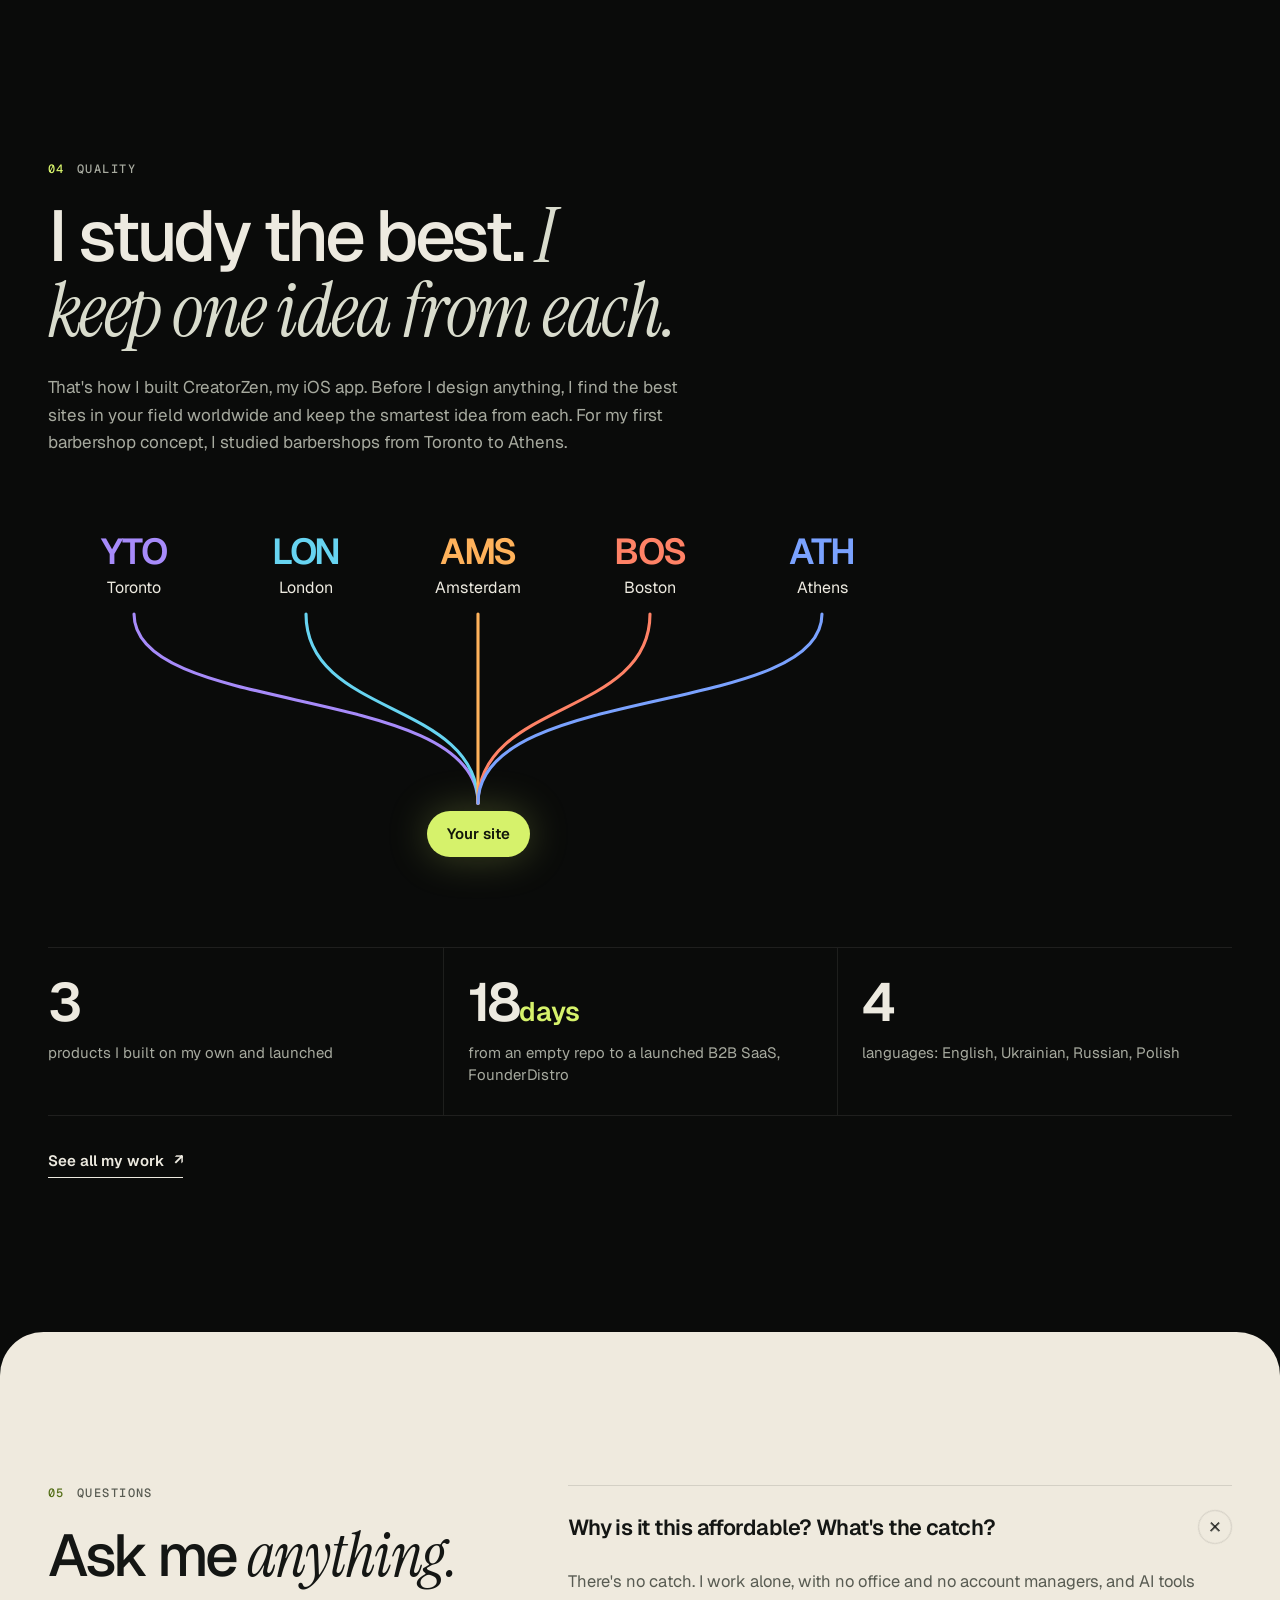
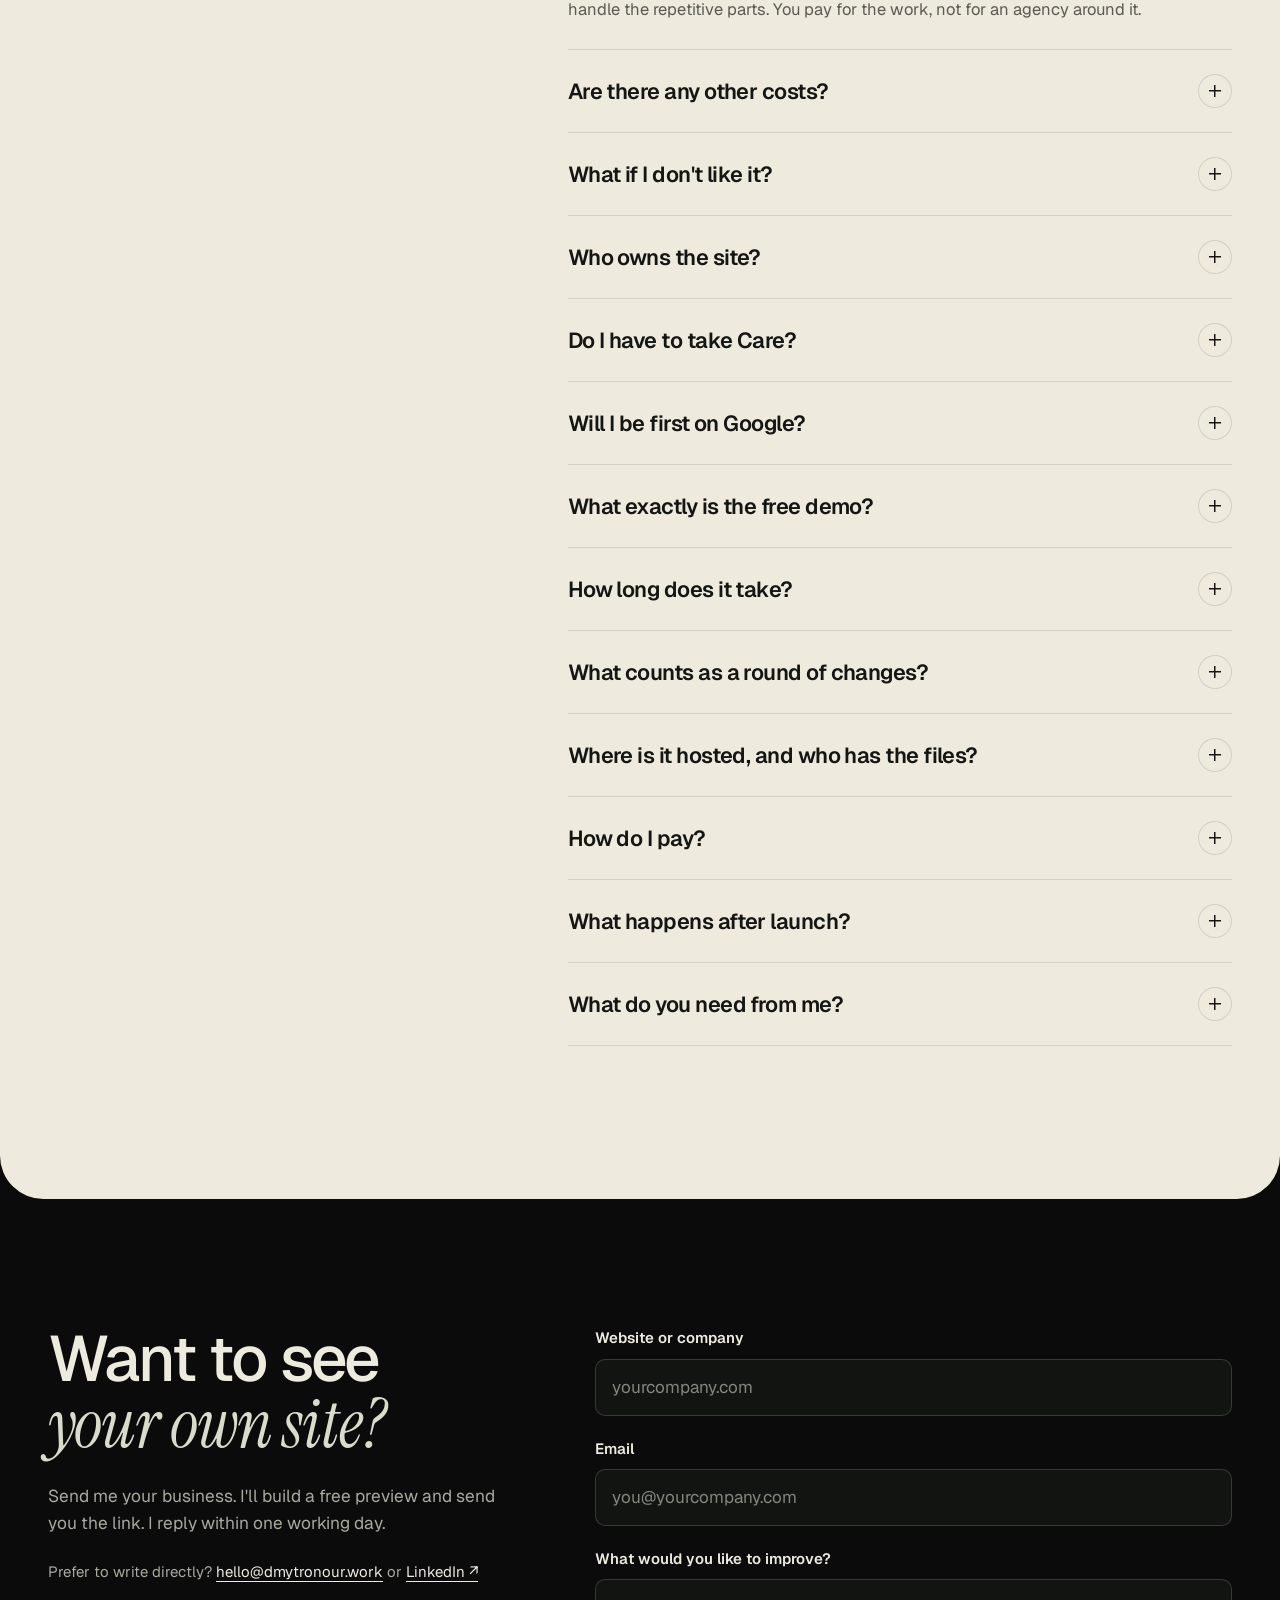
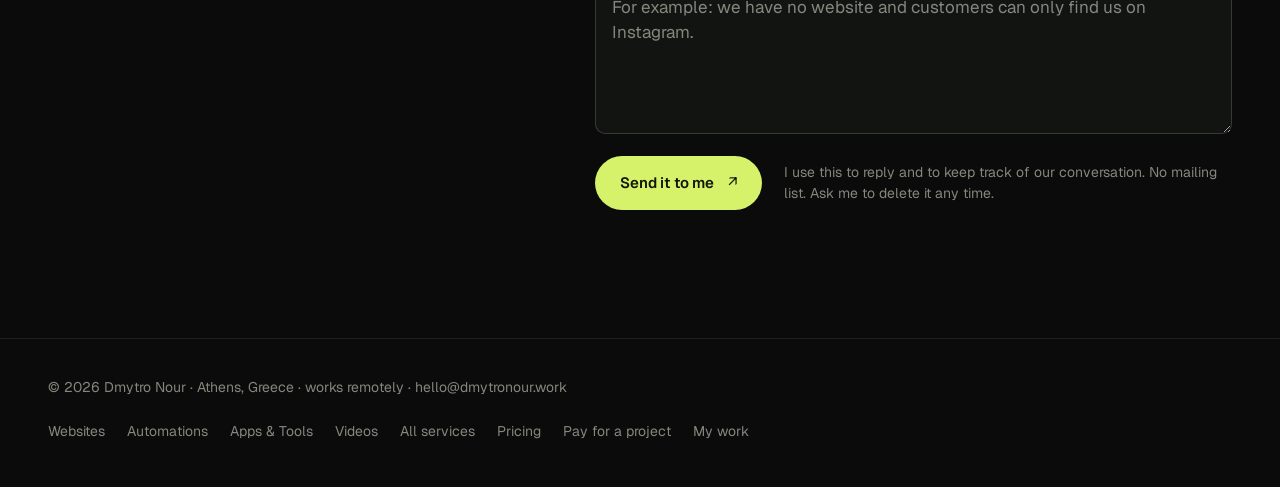
<file: websites/index.html>
<!doctype html>
<html lang="en">
  <head>
    <meta charset="UTF-8" />
    <meta name="viewport" content="width=device-width, initial-scale=1, viewport-fit=cover" />
    <title>Websites for small businesses · Dmytro Nour</title>
    <meta name="description" content="Websites for small businesses, from 149 €. Live in 5–7 days. You see the idea before you decide, and you pay once the site is live." />
    <meta name="theme-color" content="#0a0b0a" />
    <meta name="author" content="Dmytro Nour" />
    <meta name="robots" content="index, follow" />
    <link rel="canonical" href="https://www.dmytronour.work/websites" />
    <meta property="og:type" content="website" />
    <meta property="og:site_name" content="Dmytro Nour" />
    <meta property="og:title" content="Websites for small businesses · Dmytro Nour" />
    <meta property="og:description" content="From 149 €. Live in 5–7 days. You pay once the site is live." />
    <meta property="og:url" content="https://www.dmytronour.work/websites" />
    <meta property="og:image" content="https://www.dmytronour.work/assets/og-image.jpg" />
    <meta name="twitter:card" content="summary_large_image" />
    <link rel="icon" type="image/svg+xml" href="/assets/favicon.svg" />
    <link rel="preconnect" href="https://fonts.googleapis.com" />
    <link rel="preconnect" href="https://fonts.gstatic.com" crossorigin />
    <link href="https://fonts.googleapis.com/css2?family=Geist:wght@300..700&amp;family=Geist+Mono:wght@400;500&amp;family=Instrument+Serif:ital@0;1&amp;display=swap" rel="stylesheet" />
    <link rel="stylesheet" href="/styles.css" />
    <link rel="stylesheet" href="/websites/websites.css" />
    <link rel="stylesheet" href="/services/services.css" />
    <script>document.documentElement.classList.add("js");</script>
    <script src="/websites/websites.js" defer></script>
    <script src="/services/services.js" defer></script>
  </head>
  <body class="ws sv">
    <a class="skip-link" href="#main">Skip to content</a>

    <header class="site-header" data-header>
      <div class="shell header-inner">
        <a class="brand" href="/services" aria-label="Dmytro Nour, all services">
          <span class="brand-mark" aria-hidden="true">dn<i>.</i></span>
          <span class="brand-name">Dmytro Nour</span>
        </a>
        <nav class="site-nav" aria-label="Main">
          <a href="/websites" aria-current="page">Websites</a>
          <a href="/automations">Automations</a>
          <a href="/apps">Apps &amp; Tools</a>
          <a href="/videos">Videos</a>
          <a href="/websites#prices">Pricing</a>
          <a href="/pay?service=websites">Pay for a project</a>
        </nav>
        <a class="btn btn-lime btn-sm" href="#brief">Get a quote <span aria-hidden="true">↓</span></a>
        <details class="sv-menu">
          <summary>Menu</summary>
          <nav aria-label="Main, mobile">
            <a href="/services">All services</a>
            <a href="/websites" aria-current="page">Websites</a>
            <a href="/automations">Automations</a>
            <a href="/apps">Apps &amp; Tools</a>
            <a href="/videos">Videos</a>
            <a href="/websites#prices">Pricing</a>
            <a href="/pay?service=websites">Pay for a project</a>
          </nav>
        </details>
      </div>
    </header>

    <main id="main">
      <!-- Hero -->
      <section class="ws-hero" aria-labelledby="ws-title">
        <div class="shell ws-hero-grid">
          <div class="ws-hero-copy">
            <p class="sv-hello" data-hello hidden><b>Here from my email<span data-hello-who></span>?</b> <span>The preview of your own site is free, and you decide after you've seen it. <a href="#brief">Ask for it below</a>, or just reply to my email.</span></p>
            <h1 class="ws-title" id="ws-title">A website as good as your work. <em>Live in a week.</em></h1>
            <div class="sv-by"><img src="/assets/portrait-sm.jpg" width="160" height="200" alt="" /><span><b>Dmytro Nour</b>I design and build every site myself, for small businesses anywhere.</span></div>
            <p class="ws-lead">Bookings, prices, photos and reviews on one fast page your customers can use from their phone. <strong>You see a free preview of your own site first, and you pay only once it's live.</strong></p>
            <div class="ws-hero-actions">
              <a class="btn btn-lime" href="#brief">Get a free preview <span aria-hidden="true">↓</span></a>
              <a class="btn btn-ghost" href="#prices">See prices</a>
            </div>
          </div>

          <figure class="ws-tag-wrap" aria-hidden="true">
            <div class="ws-tag-swing">
              <div class="ws-tag">
                <span class="ws-tag-hole"></span>
                <span class="ws-tag-kicker">Websites from</span>
                <span class="ws-tag-now">149<i>€</i></span>
                <span class="ws-tag-foot">You pay once the site is live</span>
              </div>
            </div>
          </figure>
        </div>
      </section>

      <section class="sv-why" aria-labelledby="why-title">
        <div class="shell sv-why-grid">
          <h2 id="why-title">I got tired of seeing small businesses pay for a website <em>before they'd seen it.</em></h2>
          <div class="sv-why-story">
            <p>The usual deal goes like this: a deposit up front, weeks of waiting, then a site you rent month after month and can't change without asking. Changing your opening hours becomes a support ticket. And customers still have to call to book.</p>
            <p class="is-belief">I think it should work the other way round. You see your own site first, you pay once it's live, and it belongs to you.</p>
            <h3>So I do it differently:</h3>
            <ul><li>A free preview of your own site, built from your public photos and reviews</li><li>No deposit: you pay €149 or €249 once the site is live</li><li>Domain in your name, the first two years on me, no monthly hosting fee</li></ul>
            <p class="sv-why-sign"><img src="/assets/portrait-sm.jpg" width="160" height="200" alt="" />Dmytro</p>
          </div>
        </div>
      </section>

      <!-- 02 · Examples -->
      <section class="ws-examples" id="examples" aria-labelledby="examples-title">
        <div class="shell">
          <div class="section-head" data-reveal>
            <p class="kicker"><span>01</span>Examples</p>
            <h2 id="examples-title">Nine sites. <em>Each built around one idea.</em></h2>
            <p class="section-lead">Concept sites for fictional businesses, so the names, people and photos are invented, but everything works. Most were made for Greek businesses, so they're in Greek; yours will speak your customers' language. <strong>Open them on your phone.</strong></p>
          </div>
          <ul class="ws-ex-grid">
            <li data-reveal>
              <a class="ws-ex" href="/examples/villa-theano/" target="_blank" rel="noopener">
                <span class="ws-ex-shot"><img src="/websites/img/examples/villa-theano.webp" width="960" height="600" loading="lazy" alt="" /></span>
                <span class="ws-ex-kind">Concept · Villa for 16</span>
                <strong class="ws-ex-name">Villa Theano <span aria-hidden="true">↗</span></strong>
                <span class="ws-ex-idea">The site rides the villa’s own lift, floor by floor.</span>
              </a>
            </li>
            <li data-reveal style="--d: 90ms">
              <a class="ws-ex" href="/examples/villa-ifigenia/" target="_blank" rel="noopener">
                <span class="ws-ex-shot"><img src="/websites/img/examples/villa-ifigenia.webp" width="960" height="600" loading="lazy" alt="" /></span>
                <span class="ws-ex-kind">Concept · Pool villa</span>
                <strong class="ws-ex-name">Villa Ifigenia <span aria-hidden="true">↗</span></strong>
                <span class="ws-ex-idea">The house in cross-section: see who sleeps where before you book.</span>
              </a>
            </li>
            <li data-reveal style="--d: 180ms">
              <a class="ws-ex" href="/examples/armyriki/" target="_blank" rel="noopener">
                <span class="ws-ex-shot"><img src="/websites/img/examples/armyriki.webp" width="960" height="600" loading="lazy" alt="" /></span>
                <span class="ws-ex-kind">Concept · Apartments</span>
                <strong class="ws-ex-name">Αρμυρίκι <span aria-hidden="true">↗</span></strong>
                <span class="ws-ex-idea">The facade is the calendar: shutters down means booked.</span>
              </a>
            </li>
            <li data-reveal>
              <a class="ws-ex" href="/examples/poulia/" target="_blank" rel="noopener">
                <span class="ws-ex-shot"><img src="/websites/img/examples/poulia.webp" width="960" height="600" loading="lazy" alt="" /></span>
                <span class="ws-ex-kind">Concept · Seafront ouzeri</span>
                <strong class="ws-ex-name">Πούλια <span aria-hidden="true">↗</span></strong>
                <span class="ws-ex-idea">Today’s catch with prices per kilo. Pick a fish and reserve it.</span>
              </a>
            </li>
            <li data-reveal style="--d: 90ms">
              <a class="ws-ex" href="/examples/aperathitissa/" target="_blank" rel="noopener">
                <span class="ws-ex-shot"><img src="/websites/img/examples/aperathitissa.webp" width="960" height="600" loading="lazy" alt="" /></span>
                <span class="ws-ex-kind">Concept · Taverna</span>
                <strong class="ws-ex-name">Απεραθίτισσα <span aria-hidden="true">↗</span></strong>
                <span class="ws-ex-idea">The menu written on the paper tablecloth, with sharing plates for the whole table.</span>
              </a>
            </li>
            <li data-reveal style="--d: 180ms">
              <a class="ws-ex" href="/examples/mina-lazari-studio/" target="_blank" rel="noopener">
                <span class="ws-ex-shot"><img src="/websites/img/examples/mina-lazari-studio.webp" width="960" height="600" loading="lazy" alt="" /></span>
                <span class="ws-ex-kind">Concept · Nails · brows · lashes</span>
                <strong class="ws-ex-name">Mina Lazari Studio <span aria-hidden="true">↗</span></strong>
                <span class="ws-ex-idea">Try a polish colour on the photo, then book a time.</span>
              </a>
            </li>
            <li data-reveal>
              <a class="ws-ex" href="/examples/o-manthos/" target="_blank" rel="noopener">
                <span class="ws-ex-shot"><img src="/websites/img/examples/o-manthos.webp" width="960" height="600" loading="lazy" alt="" /></span>
                <span class="ws-ex-kind">Concept · Car workshop</span>
                <strong class="ws-ex-name">«Ο Μάνθος» <span aria-hidden="true">↗</span></strong>
                <span class="ws-ex-idea">Inspection date from your plate, what each warning light means, your repair live.</span>
              </a>
            </li>
            <li data-reveal style="--d: 90ms">
              <a class="ws-ex" href="/examples/paws-bath-and-bandana/" target="_blank" rel="noopener">
                <span class="ws-ex-shot"><img src="/websites/img/examples/paws-bath-and-bandana.webp" width="960" height="600" loading="lazy" alt="" /></span>
                <span class="ws-ex-kind">Concept · Pet grooming</span>
                <strong class="ws-ex-name">Paws Bath &amp; Bandana <span aria-hidden="true">↗</span></strong>
                <span class="ws-ex-idea">A gallery of client portraits, and bookings that land on the groomer’s phone.</span>
              </a>
            </li>
            <li data-reveal style="--d: 180ms">
              <a class="ws-ex" href="/examples/nondas-barber-shop/" target="_blank" rel="noopener">
                <span class="ws-ex-shot"><img src="/websites/img/examples/nondas-barber-shop.webp" width="960" height="600" loading="lazy" alt="" /></span>
                <span class="ws-ex-kind">Concept · Barbershop</span>
                <strong class="ws-ex-name">Nonda’s Barber Shop <span aria-hidden="true">↗</span></strong>
                <span class="ws-ex-idea">Pick a cut from the lookbook, then your barber and a time.</span>
              </a>
            </li>
          </ul>
        </div>
      </section>

      <!-- 03 · Prices -->
      <section class="ws-prices paper" id="prices" aria-labelledby="prices-title">
        <div class="shell">
          <div class="section-head" data-reveal>
            <p class="kicker"><span>02</span>Prices</p>
            <h2 id="prices-title">Three packages. <em>No surprises.</em></h2>
            <p class="section-lead">Fixed prices, paid once. No deposit: you pay when the site is live. <a href="/pay?service=websites">Already agreed? Pay here</a>.</p>
          </div>

          <div class="ws-plans">
            <article class="ws-plan" aria-labelledby="plan-basic" data-reveal>
              <div class="ws-plan-head">
                <h3 id="plan-basic">Starter</h3>
                <p>So people find you and call you.</p>
              </div>
              <p class="ws-price">
                <strong><span class="sr-only">Price</span>149 €</strong>
                <span class="ws-price-unit">one-off</span>
              </p>
              <ul class="ws-feats">
                <li>A one-page site designed for you</li>
                <li>Your photos and your best reviews</li>
                <li>Services, prices, opening hours and a map</li>
                <li>Buttons to call and message you</li>
                <li>In one language</li>
              </ul>
              <p class="ws-plan-foot">Not included: extra pages, bookings, online payments, a logo.</p>
              <a class="btn btn-ink" href="#brief" data-pick="Starter, 149 €">Choose Starter <span aria-hidden="true">↓</span></a>
            </article>

            <article class="ws-plan ws-plan-pick" aria-labelledby="plan-booking" data-reveal style="--d: 90ms">
              <span class="ws-plan-badge">My pick</span>
              <div class="ws-plan-head">
                <h3 id="plan-booking">With bookings</h3>
                <p>So people book without interrupting your work.</p>
              </div>
              <p class="ws-price">
                <strong><span class="sr-only">Price</span>249 €</strong>
                <span class="ws-price-unit">one-off</span>
              </p>
              <ul class="ws-feats">
                <li>Everything in Starter</li>
                <li>Two languages</li>
                <li>Booking requests straight to your phone</li>
                <li>You confirm with a single message</li>
                <li>A gallery of your work</li>
                <li>Linked to your Google Business Profile</li>
              </ul>
              <p class="ws-plan-foot">Not included: online payments, a live calendar, a logo.</p>
              <a class="btn btn-lime" href="#brief" data-pick="With bookings, 249 €">Choose With bookings <span aria-hidden="true">↓</span></a>
            </article>

            <article class="ws-plan ws-plan-stay" aria-labelledby="plan-stay" data-reveal style="--d: 180ms">
              <div class="ws-plan-head">
                <h3 id="plan-stay">For rentals &amp; hotels</h3>
                <p>For apartments, villas and small hotels that want bookings without paying Booking’s commission.</p>
              </div>
              <p class="ws-price">
                <strong><span class="sr-only">Price</span>390–990 €</strong>
                <span class="ws-price-unit">one-off</span>
                <span class="ws-price-note">Depends on the rooms, the languages and the Booking or Airbnb link. We agree the price before I start.</span>
              </p>
              <ul class="ws-feats">
                <li>Everything in With bookings</li>
                <li>Every room or apartment with photos, beds and a price for the guest’s dates</li>
                <li>Booking requests on your phone; close full dates with one tap</li>
                <li>Your direct price next to the Booking price</li>
                <li>Map and directions for arriving guests</li>
                <li>Up to three languages</li>
              </ul>
              <p class="ws-plan-foot">Not included: online payments, a channel manager, a professional photo shoot.</p>
              <a class="btn btn-ink" href="#brief" data-pick="Rentals &amp; hotels, 390–990 €">Choose Rentals <span aria-hidden="true">↓</span></a>
            </article>

            <article class="ws-plan ws-plan-care" aria-labelledby="plan-care" data-reveal style="--d: 270ms">
              <span class="ws-plan-badge">Optional</span>
              <div class="ws-plan-head">
                <h3 id="plan-care">Care</h3>
                <p>So you never have to think about the site.</p>
              </div>
              <p class="ws-price">
                <strong><span class="sr-only">Price</span>15 €</strong>
                <span class="ws-price-unit">per month</span>
                <span class="ws-price-note">First 3 months free</span>
              </p>
              <ul class="ws-feats">
                <li>Changes by message within 1–2 days: prices, hours, photos</li>
                <li>Domain renewal</li>
                <li>Regular checks that everything works</li>
                <li>Every 3 months: how many people saw the site and how many called</li>
                <li>Stop any time</li>
              </ul>
              <p class="ws-plan-foot">Add it to any package.</p>
            </article>

            <article class="ws-plan ws-plan-fix" aria-labelledby="plan-fix" data-reveal style="--d: 360ms">
              <span class="ws-plan-badge">No new site</span>
              <div class="ws-plan-head">
                <h3 id="plan-fix">Fix</h3>
                <p>For a site that won’t open, shows an error or can’t be read on a phone. I fix it without rebuilding it from scratch.</p>
              </div>
              <p class="ws-price">
                <strong><span class="sr-only">Price</span>80–150 €</strong>
                <span class="ws-price-unit">one-off</span>
                <span class="ws-price-note">We agree the price before I start. You pay when it works again.</span>
              </p>
              <ul class="ws-feats">
                <li>A WordPress error or a blank page</li>
                <li>An expired domain or one that won’t open</li>
                <li>The https certificate and the “Not secure” warning</li>
                <li>A form or booking that doesn’t send</li>
                <li>If it really needs a new site, I’ll tell you first</li>
              </ul>
              <a class="btn btn-ink" href="#brief" data-pick="Fix, 80–150 €">I need a fix <span aria-hidden="true">↓</span></a>
            </article>
          </div>

          <div class="ws-included" data-reveal>
            <p class="fit-label">In every package</p>
            <ul>
              <li>Live in 5–7 days, rentals in 10–14</li>
              <li>Domain in your name, the first two years on me</li>
              <li>Hosting with no monthly fee</li>
              <li>Two rounds of changes</li>
              <li>Looks right on phone, tablet and computer</li>
              <li>No deposit: you pay once it's live</li>
            </ul>
          </div>
        </div>
      </section>

      <!-- 04 · How it works -->
      <section class="ws-how" id="how" aria-labelledby="how-title">
        <div class="shell">
          <div class="section-head" data-reveal>
            <p class="kicker"><span>03</span>How it works</p>
            <h2 id="how-title">You see your site <em>before you pay.</em></h2>
          </div>
          <ol class="ws-steps" data-reveal>
            <li>
              <span class="ws-step-num">01</span>
              <h3>A free demo</h3>
              <p>I build a preview from your public photos and reviews and send you the link. It's a preview of the idea, not the finished site. If you don't like it, I delete it the same day.</p>
            </li>
            <li style="--d: 150ms">
              <span class="ws-step-num">02</span>
              <h3>A twenty-minute call</h3>
              <p>We confirm services, prices and hours, and where booking requests should reach you.</p>
            </li>
            <li style="--d: 300ms">
              <span class="ws-step-num">03</span>
              <h3>Live in 5–7 days</h3>
              <p>Domain in your name, linked to Google, and ten minutes to show you how it all works.</p>
            </li>
            <li style="--d: 450ms">
              <span class="ws-step-num">04</span>
              <h3>You pay when it works</h3>
              <p>Only after you see it live and working, through a secure card payment link. <a href="/pay?service=websites">Pay for your agreed site</a>.</p>
            </li>
          </ol>
        </div>
      </section>

      <!-- 05 · Quality -->
      <section class="ws-method" aria-labelledby="method-title">
        <div class="shell">
          <div class="section-head" data-reveal>
            <p class="kicker"><span>04</span>Quality</p>
            <h2 id="method-title">I study the best. <em>I keep one idea from each.</em></h2>
            <p class="section-lead">That's how I built CreatorZen, my iOS app. Before I design anything, I find the best sites in your field worldwide and keep the smartest idea from each. For my first barbershop concept, I studied barbershops from Toronto to Athens.</p>
          </div>

          <figure class="ws-weave" data-reveal aria-hidden="true">
            <ul class="ws-weave-src">
              <li style="--c: var(--violet)"><b>YTO</b>Toronto</li>
              <li style="--c: var(--cyan)"><b>LON</b>London</li>
              <li style="--c: var(--amber)"><b>AMS</b>Amsterdam</li>
              <li style="--c: var(--coral)"><b>BOS</b>Boston</li>
              <li style="--c: var(--blue)"><b>ATH</b>Athens</li>
            </ul>
            <svg class="ws-weave-svg" viewBox="0 0 500 110">
              <path pathLength="1" style="--c: var(--violet); --d: 0ms" d="M50 0 C 50 60, 250 40, 250 110" />
              <path pathLength="1" style="--c: var(--cyan); --d: 120ms" d="M150 0 C 150 60, 250 50, 250 110" />
              <path pathLength="1" style="--c: var(--amber); --d: 240ms" d="M250 0 C 250 40, 250 70, 250 110" />
              <path pathLength="1" style="--c: var(--coral); --d: 360ms" d="M350 0 C 350 60, 250 50, 250 110" />
              <path pathLength="1" style="--c: var(--blue); --d: 480ms" d="M450 0 C 450 60, 250 40, 250 110" />
            </svg>
            <p class="ws-weave-out">Your site</p>
          </figure>

          <div class="ws-stats" data-reveal>
            <div><strong>3</strong><span>products I built on my own and launched</span></div>
            <div><strong>18<small>days</small></strong><span>from an empty repo to a launched B2B SaaS, FounderDistro</span></div>
            <div><strong>4</strong><span>languages: English, Ukrainian, Russian, Polish</span></div>
          </div>
          <a class="link-arrow ws-portfolio-link" href="/services#work">See all my work <span aria-hidden="true">↗</span></a>
        </div>
      </section>

      <!-- 06 · Questions -->
      <section class="ws-faq paper" id="faq" aria-labelledby="faq-title">
        <div class="shell ws-faq-grid">
          <div class="section-head" data-reveal>
            <p class="kicker"><span>05</span>Questions</p>
            <h2 id="faq-title">Ask me <em>anything.</em></h2>
          </div>
          <div class="ws-questions" data-reveal>
            <details class="ws-q" open>
              <summary>Why is it this affordable? What's the catch?</summary>
              <p>There's no catch. I work alone, with no office and no account managers, and AI tools handle the repetitive parts. You pay for the work, not for an agency around it.</p>
            </details>
            <details class="ws-q">
              <summary>Are there any other costs?</summary>
              <p>No. The domain is registered in your name and I pay for the first two years. Hosting has no monthly fee. Care is optional.</p>
            </details>
            <details class="ws-q">
              <summary>What if I don't like it?</summary>
              <p>You see the demo before you decide, you get two rounds of changes, and you pay only once the site is live. If you say no, you owe nothing.</p>
            </details>
            <details class="ws-q">
              <summary>Who owns the site?</summary>
              <p>You do. The domain is in your name and you get every password. The site works without me.</p>
            </details>
            <details class="ws-q">
              <summary>Do I have to take Care?</summary>
              <p>No. Without it, the site stays online. You pay only for the domain renewal after two years, at the registrar's price, and for any change you ask for, at a price we agree up front.</p>
            </details>
            <details class="ws-q">
              <summary>Will I be first on Google?</summary>
              <p>Nobody can honestly guarantee first place. I do everything that counts: a fast site, text written for “service + your city” searches, and a link to your Google Business Profile. With good reviews, your chances are good.</p>
            </details>
            <details class="ws-q">
              <summary>What exactly is the free demo?</summary>
              <p>A preview built from your public information, so you can see the idea. The finished site, with confirmed details, your photos and your own domain, comes after you say yes.</p>
            </details>
            <details class="ws-q">
              <summary>How long does it take?</summary>
              <p>5–7 days from the moment I have your details, 10–14 for rentals. If the details come later, the date moves with them.</p>
            </details>
            <details class="ws-q">
              <summary>What counts as a round of changes?</summary>
              <p>You collect your corrections in one message and I apply them together. You get two of those. New pages or new features are separate work, at a price we agree first.</p>
            </details>
            <details class="ws-q">
              <summary>Where is it hosted, and who has the files?</summary>
              <p>On a hosting service with no monthly fee for a site like this. Along with the passwords you get all the site’s files, so you can move it wherever you like.</p>
            </details>
            <details class="ws-q">
              <summary>How do I pay?</summary>
              <p>Once the site is live, use the <a href="/pay?service=websites">payment page</a> for the package we agreed. Your card details never reach me.</p>
            </details>
            <details class="ws-q">
              <summary>What happens after launch?</summary>
              <p>If something I delivered doesn’t work, I fix it at no charge. For regular changes there’s Care, or you pay per change.</p>
            </details>
            <details class="ws-q">
              <summary>What do you need from me?</summary>
              <p>Twenty minutes: services, prices, opening hours, a phone number for bookings, and your permission to use the photos and reviews.</p>
            </details>
          </div>
        </div>
      </section>

      <!-- Contact -->
      <section class="sv-section" id="brief" aria-labelledby="brief-title">
        <div class="shell sv-brief">
          <div>
            <h2 class="sv-h2" id="brief-title">Want to see <em>your own site?</em></h2>
            <p class="sv-lead">Send me your business. I'll build a free preview and send you the link. I reply within one working day.</p>
            <p class="sv-direct">Prefer to write directly? <a href="mailto:hello@dmytronour.work">hello@dmytronour.work</a> or <a href="https://www.linkedin.com/in/dmytro-nour-6ab7611bb/" target="_blank" rel="noopener noreferrer">LinkedIn ↗</a></p>
          </div>
          <form class="sv-form" data-brief action="/api/lead" method="post">
            <input type="hidden" name="service" value="websites" />
            <div class="sv-trap" aria-hidden="true"><label>Leave this empty<input type="text" name="fax" tabindex="-1" autocomplete="off" /></label></div>
            <div class="sv-field">
              <label for="brief-company">Website or company</label>
              <input id="brief-company" name="company" type="text" required maxlength="200" autocomplete="organization" placeholder="yourcompany.com" />
            </div>
            <div class="sv-field">
              <label for="brief-email">Email</label>
              <input id="brief-email" name="email" type="email" required maxlength="254" autocomplete="email" placeholder="you@yourcompany.com" />
            </div>
            <div class="sv-field">
              <label for="brief-message">What would you like to improve?</label>
              <textarea id="brief-message" name="message" required maxlength="4000" rows="5" placeholder="For example: we have no website and customers can only find us on Instagram."></textarea>
            </div>
            <p class="sv-status" data-brief-status role="alert" hidden></p>
            <div class="sv-form-foot">
              <button class="btn btn-lime" type="submit"><b data-label style="font-weight:inherit">Send it to me</b> <span aria-hidden="true">↗</span></button>
              <p class="sv-privacy">I use this to reply and to keep track of our conversation. No mailing list. Ask me to delete it any time.</p>
            </div>
          </form>
        </div>
      </section>
    </main>

    <footer class="sv-footer">
      <div class="shell">
        <span>© 2026 Dmytro Nour · Athens, Greece · works remotely · <a href="mailto:hello@dmytronour.work">hello@dmytronour.work</a></span>
        <nav aria-label="Footer">
          <a href="/websites">Websites</a>
          <a href="/automations">Automations</a>
          <a href="/apps">Apps &amp; Tools</a>
          <a href="/videos">Videos</a>
          <a href="/services">All services</a>
          <a href="/services#pricing">Pricing</a>
          <a href="/pay">Pay for a project</a>
          <a href="/services#work">My work</a>
        </nav>
      </div>
    </footer>

    <div class="toast" role="status" aria-live="polite" data-toast></div>
  </body>
</html>
</file>
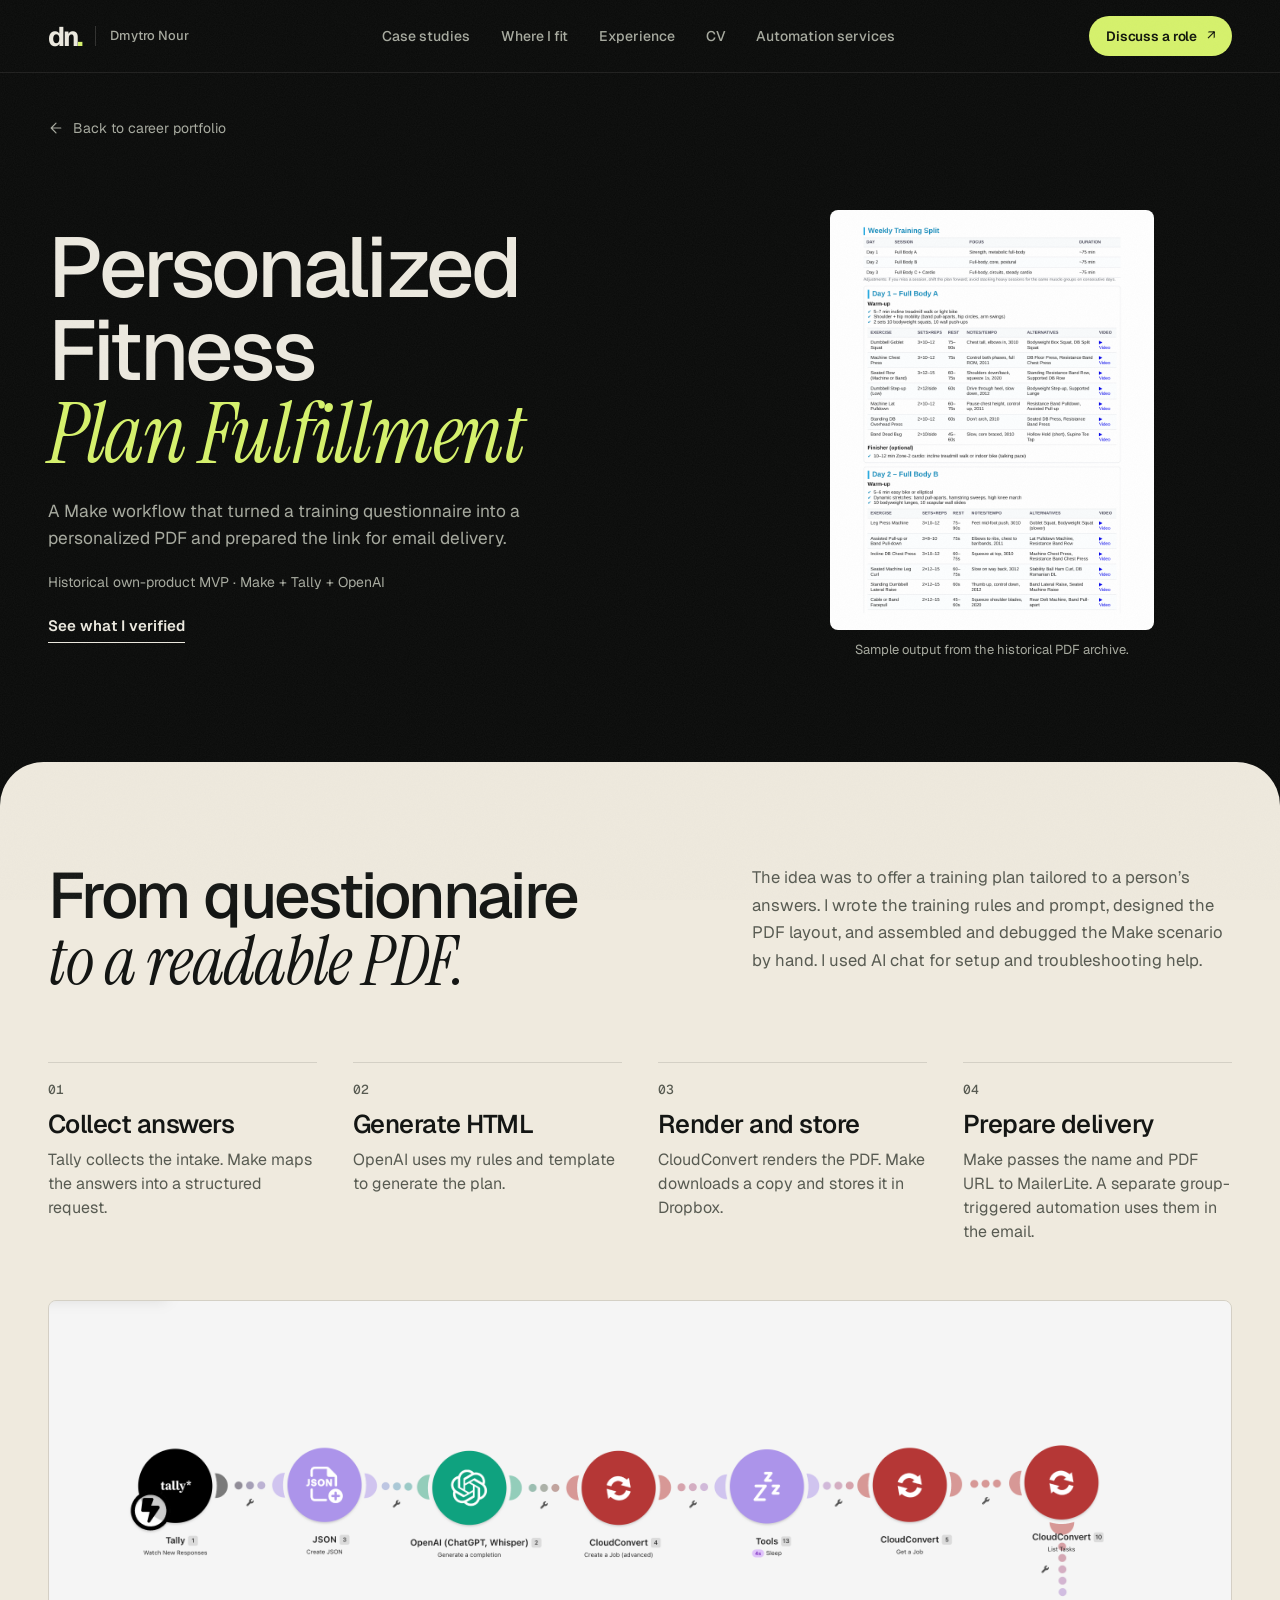
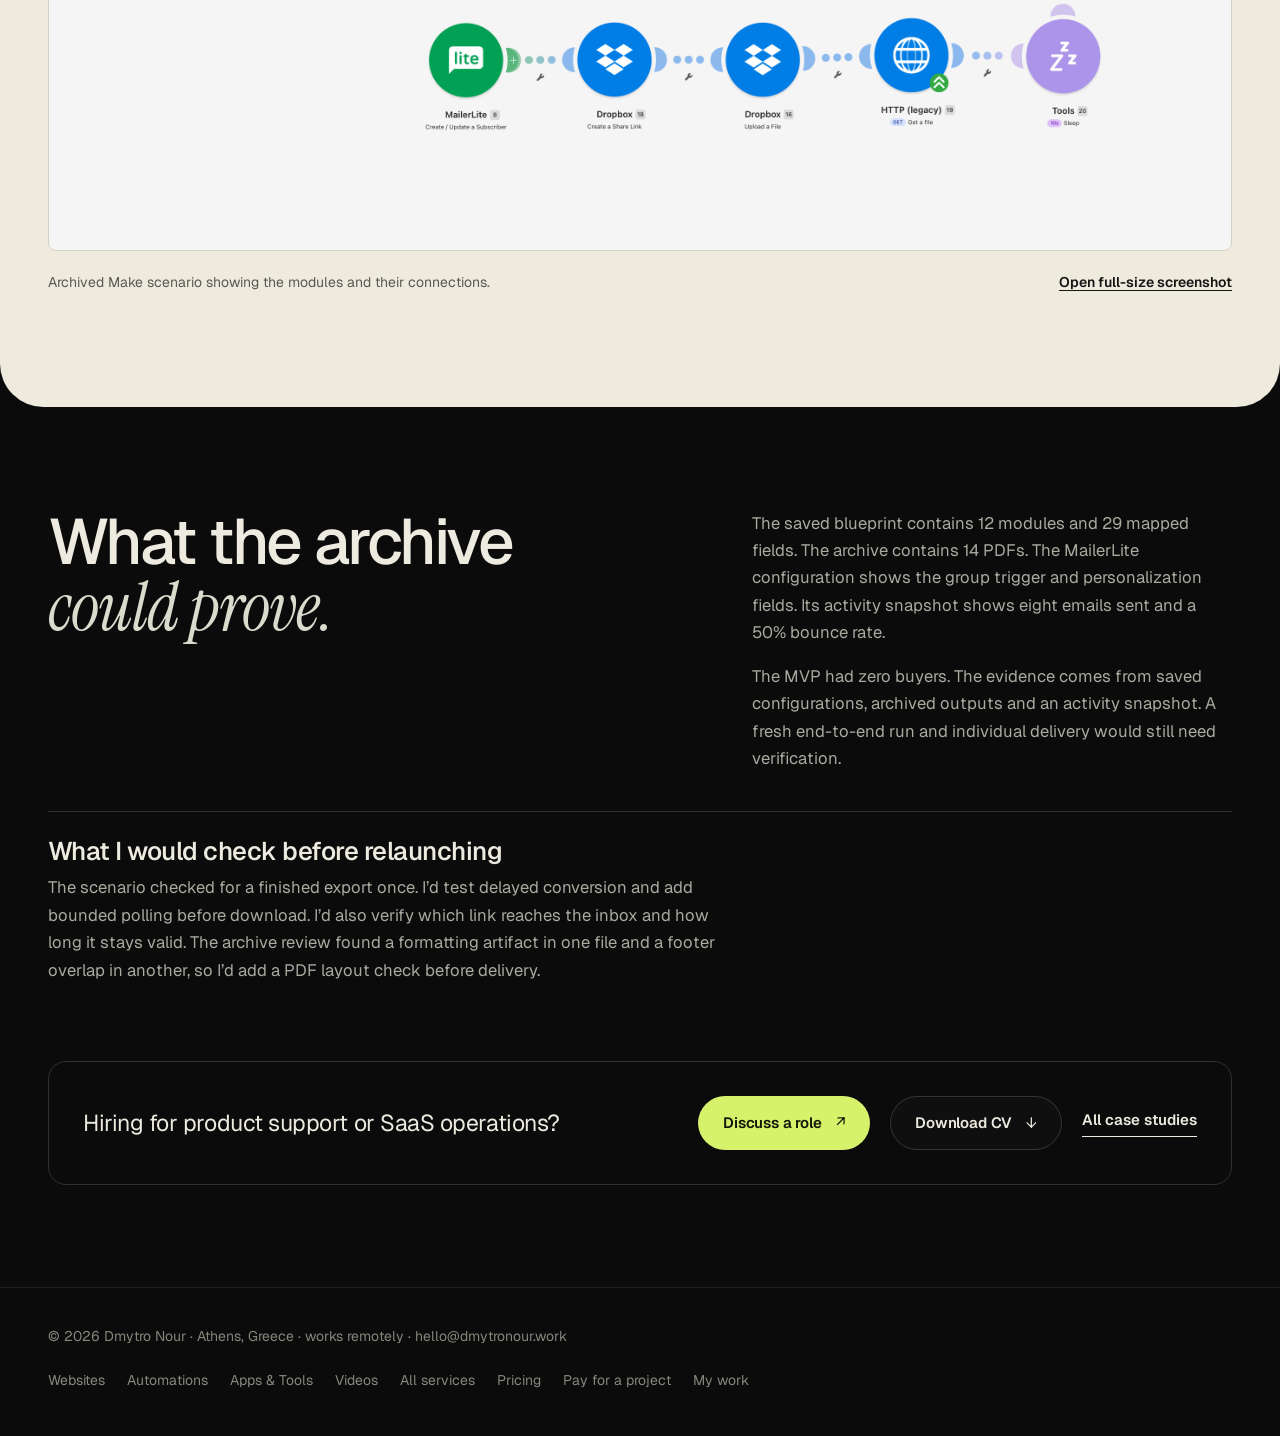
<file: automations/fitness-plan-fulfillment/index.html>
<!doctype html>
<html lang="en">
  <head>
    <meta charset="UTF-8" />
    <meta name="viewport" content="width=device-width, initial-scale=1, viewport-fit=cover" />
    <title>Personalized Fitness Plan Fulfillment · Dmytro Nour</title>
    <meta name="description" content="A historical Make MVP for generating and preparing delivery of personalized fitness-plan PDFs." />
    <meta name="theme-color" content="#0a0b0a" />
    <meta name="author" content="Dmytro Nour" />
    <link rel="canonical" href="https://www.dmytronour.work/automations/fitness-plan-fulfillment" />
    <meta property="og:type" content="article" />
    <meta property="og:site_name" content="Dmytro Nour" />
    <meta property="og:title" content="Personalized Fitness Plan Fulfillment · Dmytro Nour" />
    <meta property="og:description" content="A historical Make workflow that turned questionnaire answers into a personalized PDF." />
    <meta property="og:url" content="https://www.dmytronour.work/automations/fitness-plan-fulfillment" />
    <link rel="icon" type="image/svg+xml" href="/assets/favicon.svg" />
    <link rel="preconnect" href="https://fonts.googleapis.com" />
    <link rel="preconnect" href="https://fonts.gstatic.com" crossorigin />
    <link href="https://fonts.googleapis.com/css2?family=Geist:wght@300..700&amp;family=Geist+Mono:wght@400;500&amp;family=Instrument+Serif:ital@0;1&amp;display=swap" rel="stylesheet" />
    <link rel="stylesheet" href="/styles.css" />
    <link rel="stylesheet" href="/services/services.css" />
    <link rel="stylesheet" href="/automations/case-study.css" />
    <script src="/services/services.js" defer></script>
  </head>
  <body class="sv triage-case">
    <a class="skip-link" href="#main">Skip to content</a>

    <header class="site-header" data-header>
      <div class="shell header-inner">
        <a class="brand" href="/" aria-label="Dmytro Nour, career portfolio">
          <span class="brand-mark" aria-hidden="true">dn<i>.</i></span>
          <span class="brand-name">Dmytro Nour</span>
        </a>
        <nav class="site-nav" aria-label="Main">
          <a href="/#cases">Case studies</a>
          <a href="/#fit">Where I fit</a>
          <a href="/#story">Experience</a>
          <a href="/assets/Dmytro_Nour_Resume.pdf" type="application/pdf" download="Dmytro_Nour_Product_Support_CV.pdf">CV</a>
          <a href="/automations">Automation services</a>
        </nav>
        <a class="btn btn-lime btn-sm" href="mailto:dmitri.nour@gmail.com?subject=Role%3A%20Product%20support%20%2F%20SaaS%20operations">Discuss a role <span aria-hidden="true">↗</span></a>
        <details class="sv-menu">
          <summary>Menu</summary>
          <nav aria-label="Main, mobile">
            <a href="/#cases">Case studies</a>
            <a href="/#fit">Where I fit</a>
            <a href="/#story">Experience</a>
            <a href="/assets/Dmytro_Nour_Resume.pdf" type="application/pdf" download="Dmytro_Nour_Product_Support_CV.pdf">Download CV (PDF)</a>
            <a href="/automations">Automation services</a>
          </nav>
        </details>
      </div>
    </header>

    <main id="main">
      <section class="triage-hero" aria-labelledby="make-title">
        <div class="shell">
          <a class="triage-back" href="/#cases">
            <svg viewBox="0 0 20 20" width="16" height="16" aria-hidden="true"><path d="M16 10H4m6-6-6 6 6 6" fill="none" stroke="currentColor" stroke-width="1.5" stroke-linecap="round" stroke-linejoin="round"/></svg>
            Back to career portfolio
          </a>
          <div class="triage-hero-grid">
            <div>
              <h1 id="make-title">Personalized Fitness <em>Plan Fulfillment</em></h1>
              <p class="sv-lead">A Make workflow that turned a training questionnaire into a personalized PDF and prepared the link for email delivery.</p>
              <p class="triage-scope">Historical own-product MVP · Make + Tally + OpenAI</p>
              <a class="link-arrow triage-run-link" href="#make-evidence">See what I verified</a>
            </div>
            <figure class="make-sample">
              <img src="/automations/fitness-plan-fulfillment/fitness-plan-sample.png" alt="An archived sample fitness plan showing the weekly training split and exercise tables." width="850" height="1100" />
              <figcaption>Sample output from the historical PDF archive.</figcaption>
            </figure>
          </div>
        </div>
      </section>

      <section class="triage-section paper" aria-labelledby="make-flow-title">
        <div class="shell">
          <div class="triage-editorial">
            <h2 class="sv-h2" id="make-flow-title">From questionnaire <em>to a readable PDF.</em></h2>
            <div class="triage-prose">
              <p>The idea was to offer a training plan tailored to a person’s answers. I wrote the training rules and prompt, designed the PDF layout, and assembled and debugged the Make scenario by hand. I used AI chat for setup and troubleshooting help.</p>
            </div>
          </div>
          <ol class="triage-flow" aria-label="Workflow steps">
            <li><span>01</span><h3>Collect answers</h3><p>Tally collects the intake. Make maps the answers into a structured request.</p></li>
            <li><span>02</span><h3>Generate HTML</h3><p>OpenAI uses my rules and template to generate the plan.</p></li>
            <li><span>03</span><h3>Render and store</h3><p>CloudConvert renders the PDF. Make downloads a copy and stores it in Dropbox.</p></li>
            <li><span>04</span><h3>Prepare delivery</h3><p>Make passes the name and PDF URL to MailerLite. A separate group-triggered automation uses them in the email.</p></li>
          </ol>
          <figure class="case-workflow">
            <img src="/automations/fitness-plan-fulfillment/make-scenario.png" alt="The 12-module Make scenario connecting Tally, JSON, OpenAI, CloudConvert, Dropbox and MailerLite." width="2726" height="1266" loading="lazy" decoding="async" />
            <figcaption>
              <span>Archived Make scenario showing the modules and their connections.</span>
              <a href="/automations/fitness-plan-fulfillment/make-scenario.png">Open full-size screenshot</a>
            </figcaption>
          </figure>
        </div>
      </section>

      <section class="triage-section" id="make-evidence" aria-labelledby="make-evidence-title">
        <div class="shell">
          <div class="triage-editorial">
            <h2 class="sv-h2" id="make-evidence-title">What the archive <em>could prove.</em></h2>
            <div class="triage-prose">
              <p>The saved blueprint contains 12 modules and 29 mapped fields. The archive contains 14 PDFs. The MailerLite configuration shows the group trigger and personalization fields. Its activity snapshot shows eight emails sent and a 50% bounce rate.</p>
              <p>The MVP had zero buyers. The evidence comes from saved configurations, archived outputs and an activity snapshot. A fresh end-to-end run and individual delivery would still need verification.</p>
            </div>
          </div>
          <div class="triage-safety">
            <h3>What I would check before relaunching</h3>
            <p>The scenario checked for a finished export once. I’d test delayed conversion and add bounded polling before download. I’d also verify which link reaches the inbox and how long it stays valid. The archive review found a formatting artifact in one file and a footer overlap in another, so I’d add a PDF layout check before delivery.</p>
          </div>
          <div class="case-hire" aria-label="Next steps">
            <p>Hiring for product support or SaaS operations?</p>
            <div class="case-hire-actions">
              <a class="btn btn-lime" href="mailto:dmitri.nour@gmail.com?subject=Role%3A%20Product%20support%20%2F%20SaaS%20operations">Discuss a role <span aria-hidden="true">↗</span></a>
              <a class="btn btn-ghost" href="/assets/Dmytro_Nour_Resume.pdf" type="application/pdf" download="Dmytro_Nour_Product_Support_CV.pdf">Download CV <span aria-hidden="true">↓</span></a>
              <a class="link-arrow" href="/#cases">All case studies</a>
            </div>
          </div>
        </div>
      </section>
    </main>

    <footer class="sv-footer">
      <div class="shell">
        <span>© 2026 Dmytro Nour · Athens, Greece · works remotely · <a href="mailto:hello@dmytronour.work">hello@dmytronour.work</a></span>
        <nav aria-label="Footer">
          <a href="/websites">Websites</a>
          <a href="/automations">Automations</a>
          <a href="/apps">Apps &amp; Tools</a>
          <a href="/videos">Videos</a>
          <a href="/services">All services</a>
          <a href="/services#pricing">Pricing</a>
          <a href="/pay">Pay for a project</a>
          <a href="/services#work">My work</a>
        </nav>
      </div>
    </footer>
  </body>
</html>
</file>
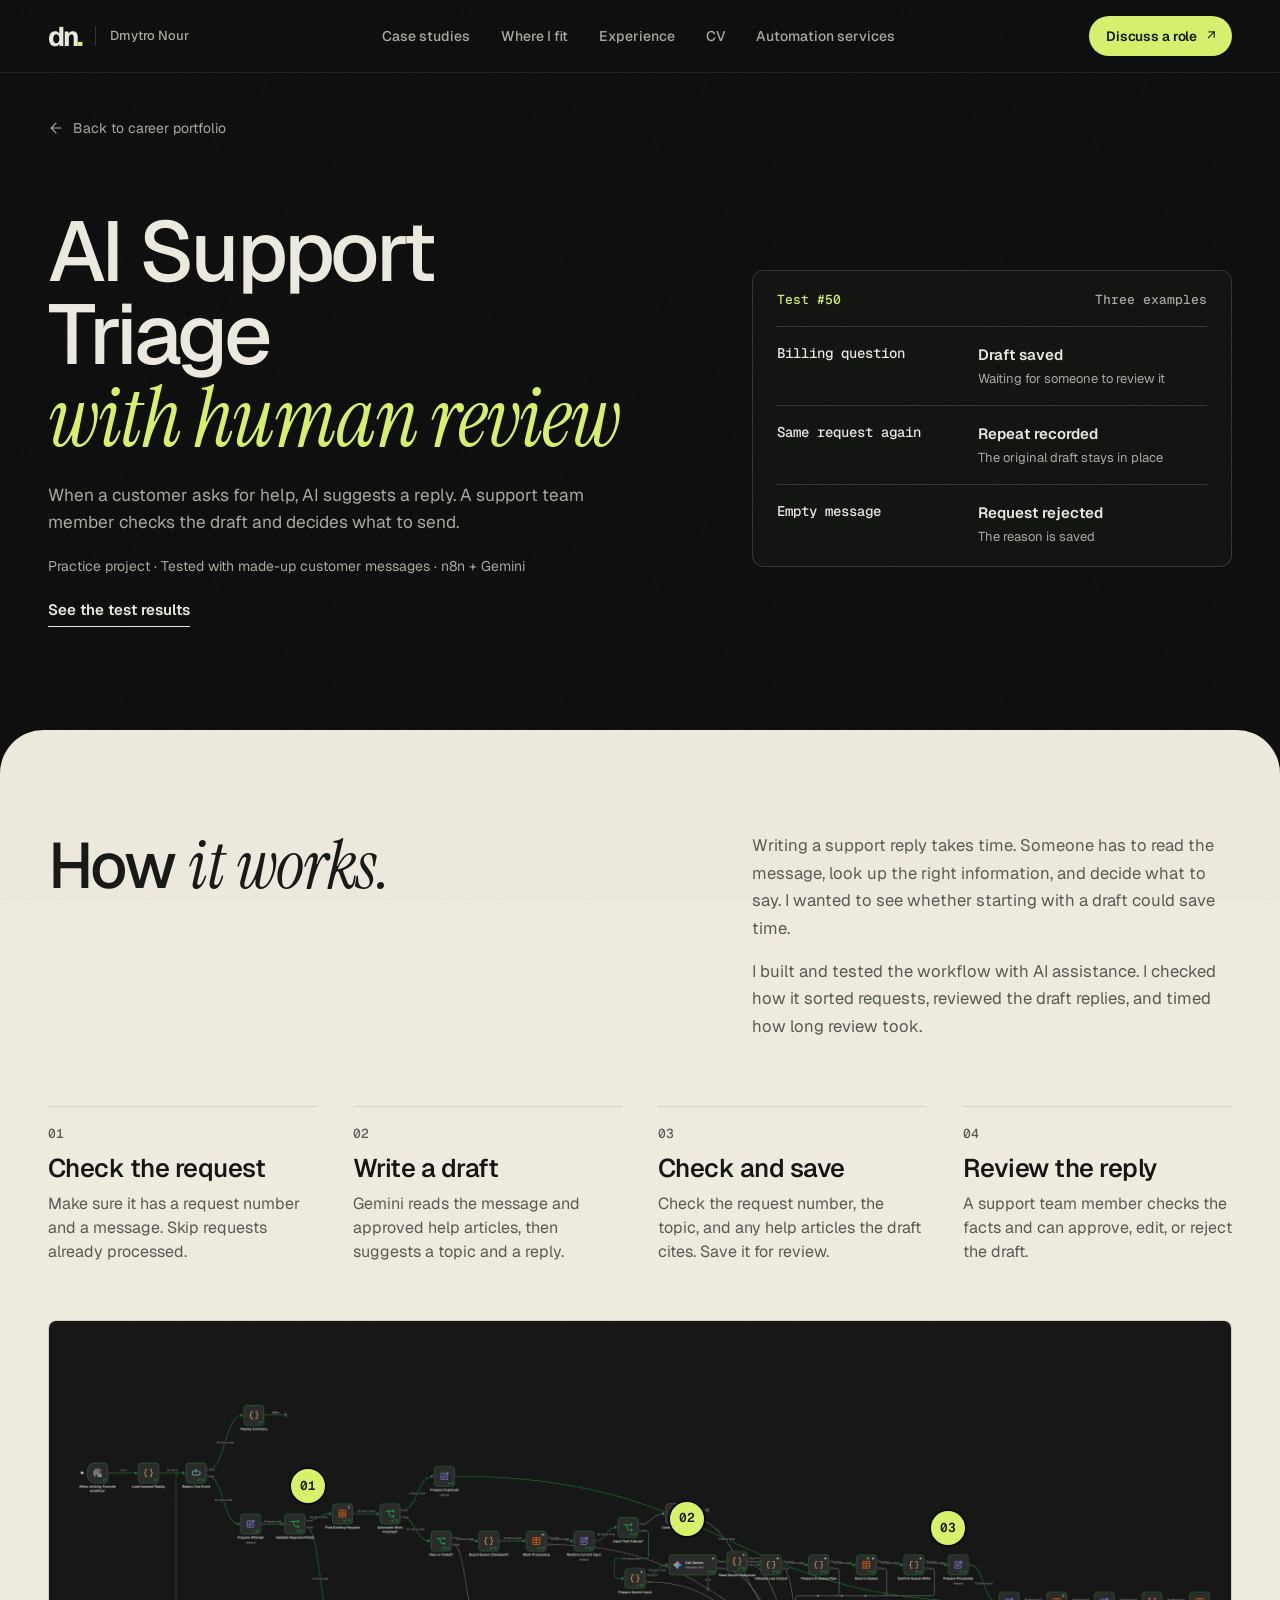
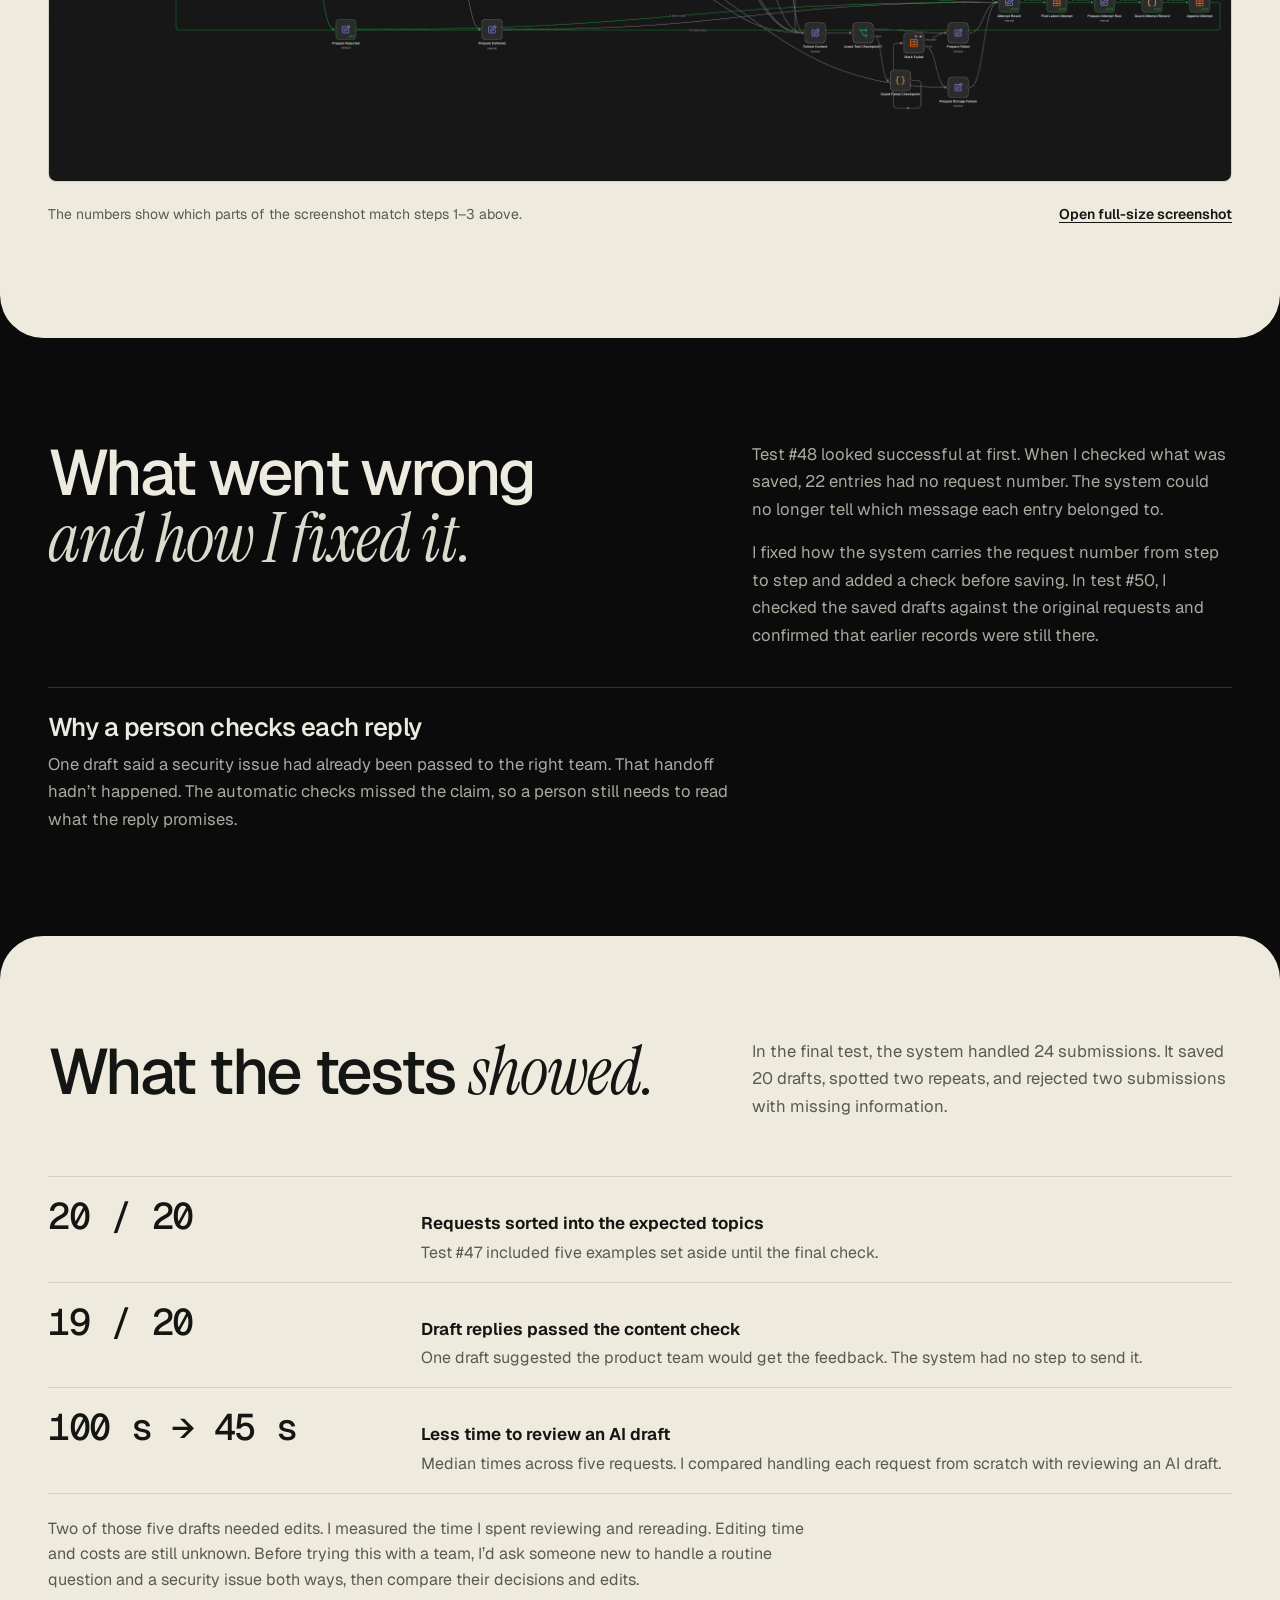
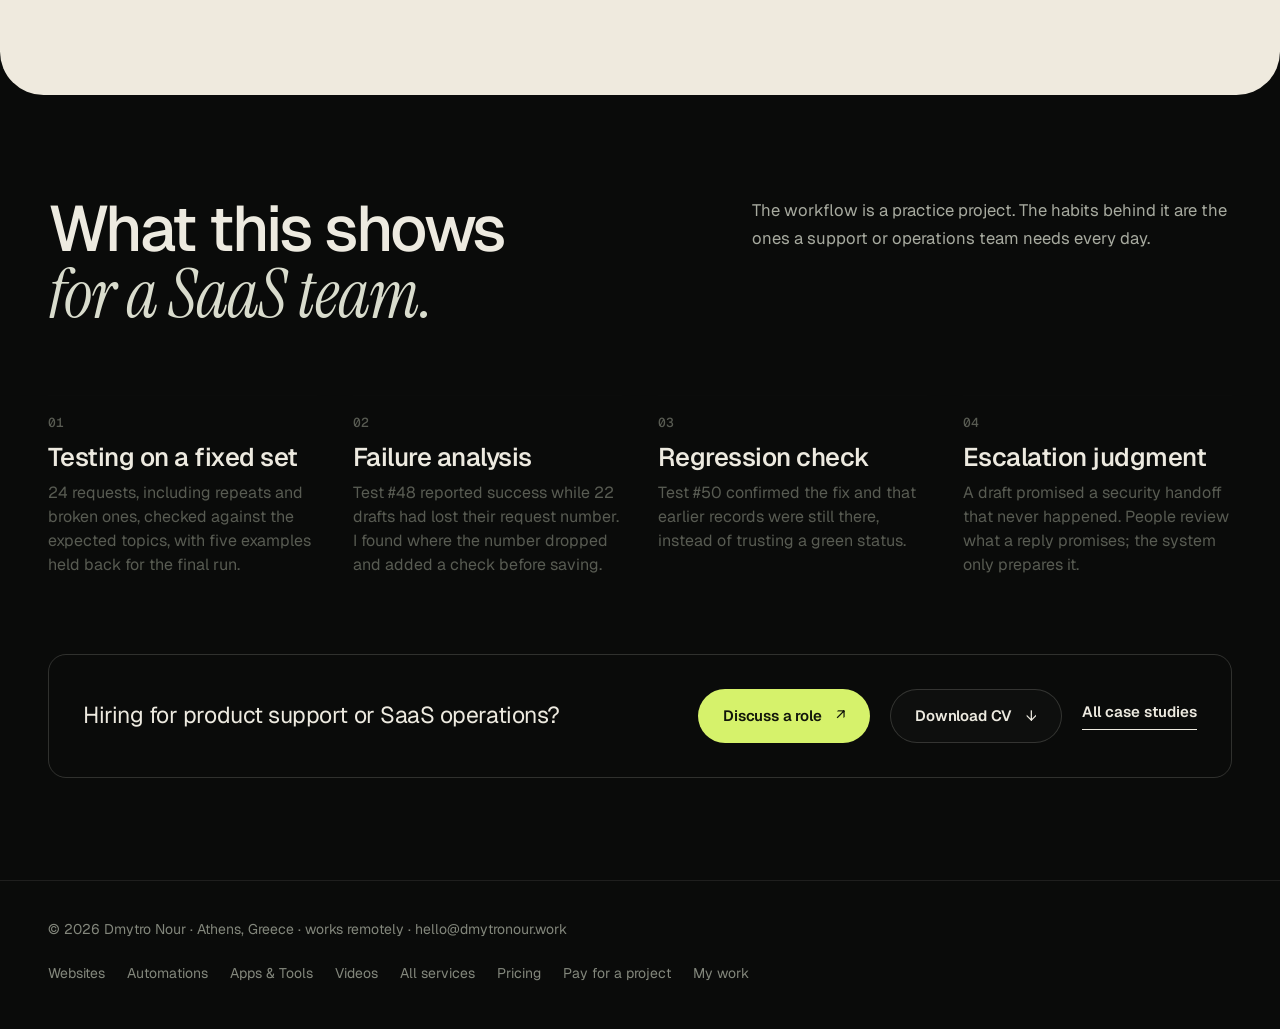
<file: automations/saas-request-triage/index.html>
<!doctype html>
<html lang="en">
  <head>
    <meta charset="UTF-8" />
    <meta name="viewport" content="width=device-width, initial-scale=1, viewport-fit=cover" />
    <title>AI Support Triage: Testing, Failure Analysis &amp; Human Review · Dmytro Nour</title>
    <meta name="description" content="A practice project that uses AI to draft replies for a support team to review. Tested with made-up customer messages." />
    <meta name="theme-color" content="#0a0b0a" />
    <meta name="author" content="Dmytro Nour" />
    <link rel="canonical" href="https://www.dmytronour.work/automations/saas-request-triage" />
    <meta property="og:type" content="article" />
    <meta property="og:site_name" content="Dmytro Nour" />
    <meta property="og:title" content="AI Support Triage: Testing, Failure Analysis &amp; Human Review · Dmytro Nour" />
    <meta property="og:description" content="AI drafts a reply. A support team member checks it and decides what to send." />
    <meta property="og:url" content="https://www.dmytronour.work/automations/saas-request-triage" />
    <link rel="icon" type="image/svg+xml" href="/assets/favicon.svg" />
    <link rel="preconnect" href="https://fonts.googleapis.com" />
    <link rel="preconnect" href="https://fonts.gstatic.com" crossorigin />
    <link href="https://fonts.googleapis.com/css2?family=Geist:wght@300..700&amp;family=Geist+Mono:wght@400;500&amp;family=Instrument+Serif:ital@0;1&amp;display=swap" rel="stylesheet" />
    <link rel="stylesheet" href="/styles.css" />
    <link rel="stylesheet" href="/services/services.css" />
    <link rel="stylesheet" href="/automations/case-study.css" />
    <script src="/services/services.js" defer></script>
  </head>
  <body class="sv triage-case">
    <a class="skip-link" href="#main">Skip to content</a>

    <header class="site-header" data-header>
      <div class="shell header-inner">
        <a class="brand" href="/" aria-label="Dmytro Nour, career portfolio">
          <span class="brand-mark" aria-hidden="true">dn<i>.</i></span>
          <span class="brand-name">Dmytro Nour</span>
        </a>
        <nav class="site-nav" aria-label="Main">
          <a href="/#cases">Case studies</a>
          <a href="/#fit">Where I fit</a>
          <a href="/#story">Experience</a>
          <a href="/assets/Dmytro_Nour_Resume.pdf" type="application/pdf" download="Dmytro_Nour_Product_Support_CV.pdf">CV</a>
          <a href="/automations">Automation services</a>
        </nav>
        <a class="btn btn-lime btn-sm" href="mailto:dmitri.nour@gmail.com?subject=Role%3A%20Product%20support%20%2F%20SaaS%20operations">Discuss a role <span aria-hidden="true">↗</span></a>
        <details class="sv-menu">
          <summary>Menu</summary>
          <nav aria-label="Main, mobile">
            <a href="/#cases">Case studies</a>
            <a href="/#fit">Where I fit</a>
            <a href="/#story">Experience</a>
            <a href="/assets/Dmytro_Nour_Resume.pdf" type="application/pdf" download="Dmytro_Nour_Product_Support_CV.pdf">Download CV (PDF)</a>
            <a href="/automations">Automation services</a>
          </nav>
        </details>
      </div>
    </header>

    <main id="main">
      <section class="triage-hero" aria-labelledby="triage-title">
        <div class="shell">
          <a class="triage-back" href="/#cases">
            <svg viewBox="0 0 20 20" width="16" height="16" aria-hidden="true"><path d="M16 10H4m6-6-6 6 6 6" fill="none" stroke="currentColor" stroke-width="1.5" stroke-linecap="round" stroke-linejoin="round"/></svg>
            Back to career portfolio
          </a>
          <div class="triage-hero-grid">
            <div>
              <h1 id="triage-title">AI Support Triage <em>with human review</em></h1>
              <p class="sv-lead">When a customer asks for help, AI suggests a reply. A support team member checks the draft and decides what to send.</p>
              <p class="triage-scope">Practice project · Tested with made-up customer messages · n8n + Gemini</p>
              <a class="link-arrow triage-run-link" href="#verified-run">See the test results</a>
            </div>
            <figure class="triage-trace" aria-labelledby="trace-caption">
              <figcaption id="trace-caption"><span>Test #50</span><span>Three examples</span></figcaption>
              <dl>
                <div>
                  <dt>Billing question</dt>
                  <dd><strong>Draft saved</strong><span>Waiting for someone to review it</span></dd>
                </div>
                <div>
                  <dt>Same request again</dt>
                  <dd><strong>Repeat recorded</strong><span>The original draft stays in place</span></dd>
                </div>
                <div>
                  <dt>Empty message</dt>
                  <dd><strong>Request rejected</strong><span>The reason is saved</span></dd>
                </div>
              </dl>
            </figure>
          </div>
        </div>
      </section>

      <section class="triage-section paper" aria-labelledby="approach-title">
        <div class="shell">
          <div class="triage-editorial">
            <h2 class="sv-h2" id="approach-title">How <em>it works.</em></h2>
            <div class="triage-prose">
              <p>Writing a support reply takes time. Someone has to read the message, look up the right information, and decide what to say. I wanted to see whether starting with a draft could save time.</p>
              <p>I built and tested the workflow with AI assistance. I checked how it sorted requests, reviewed the draft replies, and timed how long review took.</p>
            </div>
          </div>
          <ol class="triage-flow" aria-label="Workflow steps">
            <li><span>01</span><h3>Check the request</h3><p>Make sure it has a request number and a message. Skip requests already processed.</p></li>
            <li><span>02</span><h3>Write a draft</h3><p>Gemini reads the message and approved help articles, then suggests a topic and a reply.</p></li>
            <li><span>03</span><h3>Check and save</h3><p>Check the request number, the topic, and any help articles the draft cites. Save it for review.</p></li>
            <li><span>04</span><h3>Review the reply</h3><p>A support team member checks the facts and can approve, edit, or reject the draft.</p></li>
          </ol>
          <figure class="case-workflow" id="workflow-canvas">
            <div class="case-workflow-map">
              <img src="/automations/saas-request-triage/n8n-replay.png" alt="Screenshot of the steps in n8n. The left side checks requests, the middle drafts replies, and the right side checks and saves the results." width="2482" height="966" loading="lazy" decoding="async" />
              <span class="case-workflow-marker" style="--x: 22%; --y: 36%" aria-hidden="true">01</span>
              <span class="case-workflow-marker" style="--x: 54%; --y: 43%" aria-hidden="true">02</span>
              <span class="case-workflow-marker" style="--x: 76%; --y: 45%" aria-hidden="true">03</span>
            </div>
            <figcaption>
              <span>The numbers show which parts of the screenshot match steps 1–3 above.</span>
              <a href="/automations/saas-request-triage/n8n-replay.png">Open full-size screenshot</a>
            </figcaption>
          </figure>
        </div>
      </section>

      <section class="triage-section" aria-labelledby="failure-title">
        <div class="shell">
          <div class="triage-editorial">
            <h2 class="sv-h2" id="failure-title">What went wrong <em>and how I fixed it.</em></h2>
            <div class="triage-prose">
              <p>Test #48 looked successful at first. When I checked what was saved, 22 entries had no request number. The system could no longer tell which message each entry belonged to.</p>
              <p>I fixed how the system carries the request number from step to step and added a check before saving. In test #50, I checked the saved drafts against the original requests and confirmed that earlier records were still there.</p>
            </div>
          </div>
          <div class="triage-safety">
            <h3>Why a person checks each reply</h3>
            <p>One draft said a security issue had already been passed to the right team. That handoff hadn’t happened. The automatic checks missed the claim, so a person still needs to read what the reply promises.</p>
          </div>
        </div>
      </section>

      <section class="triage-section paper" id="verified-run" aria-labelledby="results-title">
        <div class="shell">
          <div class="triage-editorial">
            <h2 class="sv-h2" id="results-title">What the tests <em>showed.</em></h2>
            <div class="triage-prose">
              <p>In the final test, the system handled 24 submissions. It saved 20 drafts, spotted two repeats, and rejected two submissions with missing information.</p>
            </div>
          </div>
          <dl class="triage-results">
            <div><dt>20 / 20</dt><dd><strong>Requests sorted into the expected topics</strong><span>Test #47 included five examples set aside until the final check.</span></dd></div>
            <div><dt>19 / 20</dt><dd><strong>Draft replies passed the content check</strong><span>One draft suggested the product team would get the feedback. The system had no step to send it.</span></dd></div>
            <div><dt>100 s → 45 s</dt><dd><strong>Less time to review an AI draft</strong><span>Median times across five requests. I compared handling each request from scratch with reviewing an AI draft.</span></dd></div>
          </dl>
          <p class="triage-limit">Two of those five drafts needed edits. I measured the time I spent reviewing and rereading. Editing time and costs are still unknown. Before trying this with a team, I’d ask someone new to handle a routine question and a security issue both ways, then compare their decisions and edits.</p>
        </div>
      </section>

      <section class="triage-section" id="for-saas-teams" aria-labelledby="demonstrates-title">
        <div class="shell">
          <div class="triage-editorial">
            <h2 class="sv-h2" id="demonstrates-title">What this shows <em>for a SaaS team.</em></h2>
            <div class="triage-prose">
              <p>The workflow is a practice project. The habits behind it are the ones a support or operations team needs every day.</p>
            </div>
          </div>
          <ol class="triage-flow" aria-label="Skills this project demonstrates">
            <li><span>01</span><h3>Testing on a fixed set</h3><p>24 requests, including repeats and broken ones, checked against the expected topics, with five examples held back for the final run.</p></li>
            <li><span>02</span><h3>Failure analysis</h3><p>Test #48 reported success while 22 drafts had lost their request number. I found where the number dropped and added a check before saving.</p></li>
            <li><span>03</span><h3>Regression check</h3><p>Test #50 confirmed the fix and that earlier records were still there, instead of trusting a green status.</p></li>
            <li><span>04</span><h3>Escalation judgment</h3><p>A draft promised a security handoff that never happened. People review what a reply promises; the system only prepares it.</p></li>
          </ol>
          <div class="case-hire" aria-label="Next steps">
            <p>Hiring for product support or SaaS operations?</p>
            <div class="case-hire-actions">
              <a class="btn btn-lime" href="mailto:dmitri.nour@gmail.com?subject=Role%3A%20Product%20support%20%2F%20SaaS%20operations">Discuss a role <span aria-hidden="true">↗</span></a>
              <a class="btn btn-ghost" href="/assets/Dmytro_Nour_Resume.pdf" type="application/pdf" download="Dmytro_Nour_Product_Support_CV.pdf">Download CV <span aria-hidden="true">↓</span></a>
              <a class="link-arrow" href="/#cases">All case studies</a>
            </div>
          </div>
        </div>
      </section>
    </main>

    <footer class="sv-footer">
      <div class="shell">
        <span>© 2026 Dmytro Nour · Athens, Greece · works remotely · <a href="mailto:hello@dmytronour.work">hello@dmytronour.work</a></span>
        <nav aria-label="Footer">
          <a href="/websites">Websites</a>
          <a href="/automations">Automations</a>
          <a href="/apps">Apps &amp; Tools</a>
          <a href="/videos">Videos</a>
          <a href="/services">All services</a>
          <a href="/services#pricing">Pricing</a>
          <a href="/pay">Pay for a project</a>
          <a href="/services#work">My work</a>
        </nav>
      </div>
    </footer>
  </body>
</html>
</file>
<file: styles.css>
/* ==========================================================================
   Dmytro Nour — "Woven from the best"
   Dark, editorial, thread-driven. Paper sections give the page a rhythm.
   ========================================================================== */

@property --lr {
  syntax: "<length-percentage>";
  inherits: true;
  initial-value: 0px;
}

:root {
  --bg: #0a0b0a;
  --bg-2: #0f110f;
  --surface: #121412;
  --surface-2: #191c19;
  --line: rgba(237, 234, 224, .09);
  --line-2: rgba(237, 234, 224, .17);
  --text: #edeae0;
  --muted: #a7aa9f;
  --faint: #83877c;
  --paper: #efeade;
  --paper-2: #f6f2e8;
  --ink: #141614;
  --ink-muted: #585b52;
  --ink-line: rgba(20, 22, 20, .12);
  --lime: #d6f26b;
  --lime-deep: #56701a;
  --violet: #a78bfa;
  --amber: #ffb25b;
  --cyan: #67d4f1;
  --coral: #ff8266;
  --blue: #7aa2ff;
  --font-sans: "Geist", ui-sans-serif, system-ui, -apple-system, "Segoe UI", sans-serif;
  --font-serif: "Instrument Serif", "Iowan Old Style", Georgia, serif;
  --font-mono: "Geist Mono", ui-monospace, "SF Mono", Menlo, monospace;
  --ease: cubic-bezier(.22, 1, .36, 1);
  --header-h: 72px;
  --gutter: clamp(20px, 4vw, 48px);
}

*, *::before, *::after { box-sizing: border-box; }
html { scroll-behavior: smooth; scroll-padding-top: 84px; background: var(--bg); -webkit-text-size-adjust: 100%; }
body { margin: 0; min-height: 100vh; background: var(--bg); color: var(--text); font-family: var(--font-sans); font-size: 16px; line-height: 1.5; -webkit-font-smoothing: antialiased; -moz-osx-font-smoothing: grayscale; overflow-x: clip; }
img, svg, canvas { display: block; max-width: 100%; }
a { color: inherit; }
button { font: inherit; color: inherit; }
h1, h2, h3, h4, p, figure, blockquote, dl, dd, ol, ul { margin: 0; }
ol, ul { padding: 0; list-style: none; }
em { font-style: normal; }
::selection { background: var(--lime); color: var(--ink); }
:focus-visible { outline: 2px solid var(--lime); outline-offset: 4px; border-radius: 4px; }
.paper :focus-visible { outline-color: var(--ink); }

/* Film grain keeps the dark flats from looking digital. */
body::after {
  content: "";
  position: fixed;
  inset: 0;
  z-index: 90;
  pointer-events: none;
  opacity: .055;
  background-image: url("data:image/svg+xml;utf8,<svg xmlns='http://www.w3.org/2000/svg' width='220' height='220'><filter id='n'><feTurbulence type='fractalNoise' baseFrequency='.9' numOctaves='3' stitchTiles='stitch'/><feColorMatrix values='0 0 0 0 .5  0 0 0 0 .5  0 0 0 0 .5  0 0 0 1 0'/></filter><rect width='100%' height='100%' filter='url(%23n)'/></svg>");
}

.shell { width: min(calc(100% - var(--gutter) * 2), 1320px); margin-inline: auto; }
.sr-only { position: absolute !important; width: 1px; height: 1px; padding: 0; margin: -1px; overflow: hidden; clip: rect(0, 0, 0, 0); white-space: nowrap; border: 0; }
.skip-link { position: fixed; z-index: 200; top: -80px; left: 16px; padding: 12px 18px; border-radius: 999px; background: var(--lime); color: var(--ink); font-weight: 700; text-decoration: none; }
.skip-link:focus { top: 16px; }

main { position: relative; z-index: 1; }
.spotlight {
  position: fixed;
  inset: 0;
  z-index: 0;
  pointer-events: none;
  opacity: 0;
  transition: opacity .6s ease;
  background: radial-gradient(640px circle at var(--sx, 50%) var(--sy, 30%), rgba(214, 242, 107, .07), transparent 42%);
}
.spotlight.is-on { opacity: 1; }
.thread-progress { position: fixed; inset: 0 0 auto; z-index: 95; height: 2px; pointer-events: none; }
.thread-progress span { display: block; height: 100%; background: linear-gradient(90deg, var(--violet), var(--cyan) 35%, var(--lime) 70%, var(--amber)); box-shadow: 0 0 10px rgba(214, 242, 107, .5); transform: scaleX(var(--p, 0)); transform-origin: left; }

/* ---------- Shared type ---------- */
.kicker { display: flex; align-items: center; gap: 12px; color: var(--muted); font: 500 12px/1.4 var(--font-mono); letter-spacing: .12em; text-transform: uppercase; }
.kicker span { color: var(--lime); }
.paper .kicker { color: var(--ink-muted); }
.paper .kicker span { color: var(--lime-deep); }
.section-head { max-width: 960px; margin-bottom: clamp(52px, 6vw, 92px); }
.section-head h2, .toolkit-head h2, .contact h2, .colophon h2 { margin-top: 22px; font-size: clamp(42px, 5.6vw, 90px); line-height: .98; letter-spacing: -.052em; font-weight: 500; text-wrap: balance; }
h2 em, .hero-title em, .receipt em { font-family: var(--font-serif); font-style: italic; font-weight: 400; letter-spacing: -.02em; }
h2 em { font-size: 1.06em; color: #d9dccd; }
.paper h2 em { color: var(--ink); }
.section-lead { max-width: 640px; margin-top: 26px; color: var(--muted); font-size: clamp(17px, 1.3vw, 19px); line-height: 1.62; text-wrap: pretty; }
.section-lead strong { color: var(--text); font-weight: 500; }
.paper .section-lead { color: var(--ink-muted); }
.fit-label { display: block; margin-bottom: 14px; color: var(--ink-muted); font: 500 11px/1.4 var(--font-mono); letter-spacing: .12em; text-transform: uppercase; }

/* ---------- Buttons & links ---------- */
.btn { position: relative; display: inline-flex; align-items: center; justify-content: center; gap: 14px; min-height: 54px; padding: 0 24px; border: 1px solid transparent; border-radius: 999px; font-size: 15px; font-weight: 600; letter-spacing: -.01em; text-decoration: none; white-space: nowrap; cursor: pointer; transition: background .25s ease, color .25s ease, border-color .25s ease, transform .5s var(--ease); will-change: transform; }
.btn span { display: inline-block; font-weight: 400; transition: transform .35s var(--ease); }
.btn:hover span { transform: translate(2px, -2px); }
.btn-lime { background: var(--lime); color: #11150a; }
.btn-lime:hover { background: #e7fb96; }
.btn-ghost { border-color: var(--line-2); background: rgba(237, 234, 224, .02); color: var(--text); }
.btn-ghost:hover { border-color: rgba(237, 234, 224, .4); background: rgba(237, 234, 224, .06); }
.btn-ink { background: var(--ink); color: var(--paper); }
.btn-ink:hover { background: #2a2e2a; }
.btn-sm { min-height: 40px; padding: 0 16px; font-size: 13.5px; gap: 10px; }
.link-arrow { display: inline-flex; align-items: center; gap: 10px; padding-bottom: 5px; border-bottom: 1px solid currentColor; font-size: 15px; font-weight: 600; text-decoration: none; transition: color .2s ease; }
.link-arrow span { transition: transform .35s var(--ease); }
.link-arrow:hover span { transform: translate(2px, -2px); }
.link-arrow:hover { color: var(--lime); }
.link-quiet { color: var(--muted); border-bottom-color: var(--line-2); }
.chip-btn { min-height: 34px; padding: 0 13px; border: 1px solid var(--line-2); border-radius: 999px; background: transparent; color: var(--muted); font: 500 11.5px/1 var(--font-mono); letter-spacing: .04em; cursor: pointer; transition: color .2s ease, border-color .2s ease, background .2s ease; }
.chip-btn:hover, .chip-btn[aria-pressed="true"] { color: var(--ink); border-color: var(--lime); background: var(--lime); }
.pulse { position: relative; display: inline-block; flex: 0 0 auto; width: 7px; height: 7px; border-radius: 50%; background: var(--lime); }
.pulse::after { content: ""; position: absolute; inset: -4px; border-radius: 50%; border: 1px solid var(--lime); opacity: 0; animation: pulse 2.4s var(--ease) infinite; }
@keyframes pulse { 0% { transform: scale(.4); opacity: .9; } 100% { transform: scale(1.6); opacity: 0; } }

/* ---------- Header ---------- */
.site-header { position: fixed; inset: 0 0 auto; z-index: 80; border-bottom: 1px solid transparent; transition: background .35s ease, border-color .35s ease, backdrop-filter .35s ease; }
.site-header.is-scrolled { background: rgba(10, 11, 10, .88); border-color: var(--line); -webkit-backdrop-filter: blur(18px) saturate(140%); backdrop-filter: blur(18px) saturate(140%); }
.header-inner { height: var(--header-h); display: flex; align-items: center; justify-content: space-between; gap: 28px; }
.brand { display: inline-flex; align-items: center; gap: 14px; min-height: 44px; text-decoration: none; white-space: nowrap; }
.brand-mark { font-size: 27px; font-weight: 700; letter-spacing: -.09em; line-height: 1; }
.brand-mark i { font-style: normal; color: var(--lime); }
.brand-name { padding-left: 14px; border-left: 1px solid var(--line-2); color: var(--muted); font-size: 13px; font-weight: 500; }
.site-nav { display: flex; align-items: center; gap: clamp(18px, 2.4vw, 36px); }
.site-nav a { position: relative; padding: 10px 0; color: var(--muted); font-size: 14px; font-weight: 500; text-decoration: none; transition: color .2s ease; }
.site-nav a::after { content: ""; position: absolute; left: 0; right: 0; bottom: 4px; height: 1px; background: var(--lime); transform: scaleX(0); transform-origin: right; transition: transform .4s var(--ease); }
.site-nav a:hover, .site-nav a.is-current { color: var(--text); }
.site-nav a:hover::after, .site-nav a.is-current::after { transform: scaleX(1); transform-origin: left; }
.header-meta { display: flex; align-items: center; gap: 16px; }
.status-pill { display: inline-flex; align-items: center; gap: 9px; padding: 7px 12px; border: 1px solid var(--line-2); border-radius: 999px; color: var(--text); font: 500 11px/1 var(--font-mono); letter-spacing: .08em; text-transform: uppercase; }
.clock { color: var(--faint); font: 500 12px/1 var(--font-mono); letter-spacing: .04em; font-variant-numeric: tabular-nums; }
.menu-toggle { display: none; position: relative; width: 44px; height: 44px; border: 1px solid var(--line-2); border-radius: 50%; background: transparent; cursor: pointer; }
.menu-toggle span { position: absolute; left: 13px; right: 13px; height: 1.5px; background: var(--text); transition: transform .35s var(--ease); }
.menu-toggle span:first-child { top: 17px; }
.menu-toggle span:last-child { top: 25px; }
.menu-toggle[aria-expanded="true"] span:first-child { transform: translateY(4px) rotate(45deg); }
.menu-toggle[aria-expanded="true"] span:last-child { transform: translateY(-4px) rotate(-45deg); }
.mobile-menu { position: fixed; inset: var(--header-h) 0 0; z-index: 79; background: rgba(10, 11, 10, .98); -webkit-backdrop-filter: blur(20px); backdrop-filter: blur(20px); overflow-y: auto; }
.mobile-menu nav { display: flex; flex-direction: column; padding: 28px 0 40px; }
.mobile-menu a { display: flex; align-items: baseline; gap: 16px; padding: 16px 0; border-bottom: 1px solid var(--line); font-size: clamp(34px, 9vw, 52px); font-weight: 500; letter-spacing: -.04em; text-decoration: none; animation: menu-in .6s var(--ease) both; }
.mobile-menu a span { color: var(--lime); font: 500 12px/1 var(--font-mono); letter-spacing: .1em; }
.mobile-menu a:nth-child(2) { animation-delay: 40ms; }
.mobile-menu a:nth-child(3) { animation-delay: 80ms; }
.mobile-menu a:nth-child(4) { animation-delay: 120ms; }
.mobile-menu a:nth-child(5) { animation-delay: 160ms; }
.mobile-menu a.mobile-menu-cv { justify-content: space-between; margin-top: 22px; padding: 18px 20px; border: 1px solid var(--line-2); border-radius: 16px; color: var(--lime); font: 500 14px/1 var(--font-mono); letter-spacing: .08em; text-transform: uppercase; }
.mobile-menu-foot { display: flex; align-items: center; gap: 10px; margin-top: 28px; color: var(--muted); font: 500 12px/1.4 var(--font-mono); letter-spacing: .06em; text-transform: uppercase; }
@keyframes menu-in { from { opacity: 0; transform: translateY(14px); } to { opacity: 1; transform: none; } }

/* ---------- Hero ---------- */
.hero { position: relative; isolation: isolate; min-height: 100svh; padding: calc(var(--header-h) + clamp(28px, 5vh, 64px)) 0 clamp(48px, 7vh, 88px); overflow: hidden; }
.hero::before { content: ""; position: absolute; inset: 0; z-index: -2; background: radial-gradient(ellipse 50% 60% at 76% 46%, rgba(255, 214, 150, .09), transparent 70%), radial-gradient(ellipse 40% 50% at 10% 90%, rgba(167, 139, 250, .08), transparent 70%); }
.hero-threads { position: absolute; inset: 0; z-index: -1; width: 100%; height: 100%; pointer-events: none; }
.hero-grid { display: grid; grid-template-columns: minmax(0, 1.05fr) minmax(0, .95fr); align-items: center; gap: clamp(36px, 5vw, 88px); min-height: calc(100svh - var(--header-h) - clamp(76px, 12vh, 152px)); }
.eyebrow { display: flex; align-items: center; gap: 14px; color: var(--muted); font: 500 12px/1.4 var(--font-mono); letter-spacing: .12em; text-transform: uppercase; animation: fade-up .9s var(--ease) .05s both; }
.eyebrow-line { width: 34px; height: 1px; background: var(--lime); }
.hero-title { margin-top: 28px; font-size: clamp(54px, 7.3vw, 120px); line-height: .94; letter-spacing: -.058em; font-weight: 500; }
.hero-title .line { display: block; overflow: hidden; padding-bottom: .07em; margin-bottom: -.07em; }
.hero-title .line > * { display: inline-block; animation: rise 1.1s var(--ease) both; }
.hero-title .line:nth-child(2) > * { animation-delay: .09s; }
.hero-title .line:nth-child(3) > * { animation-delay: .18s; }
.hero-title em { padding-right: .06em; font-size: 1.08em; background: linear-gradient(100deg, var(--lime) 10%, #f2f6d2 60%, var(--lime) 95%); -webkit-background-clip: text; background-clip: text; color: transparent; }
.hero-lead { max-width: 580px; margin-top: 32px; color: var(--muted); font-size: clamp(17px, 1.3vw, 19px); line-height: 1.62; text-wrap: pretty; animation: fade-up 1s var(--ease) .32s both; }
.hero-lead strong { color: var(--text); font-weight: 500; }
.hero-actions { display: flex; flex-wrap: wrap; gap: 12px; margin-top: 36px; animation: fade-up 1s var(--ease) .42s both; }
.hero-cv { display: inline-flex; align-items: center; gap: 8px; min-height: 54px; padding: 0 8px; color: var(--muted); font: 500 12.5px/1 var(--font-mono); letter-spacing: .08em; text-transform: uppercase; text-decoration: none; transition: color .2s ease; }
.hero-cv:hover { color: var(--lime); }
.hero-proof { display: flex; flex-wrap: wrap; gap: 10px 26px; margin-top: 40px; color: var(--faint); font: 500 12px/1.4 var(--font-mono); letter-spacing: .03em; animation: fade-up 1s var(--ease) .52s both; }
.hero-proof li { display: inline-flex; align-items: center; gap: 8px; }
.hero-proof i { width: 7px; height: 7px; border-radius: 50%; background: var(--c); box-shadow: 0 0 12px var(--c); }
.hero-proof strong { color: var(--text); font-weight: 500; }
@keyframes rise { from { transform: translateY(108%); } to { transform: translateY(0); } }
@keyframes fade-up { from { opacity: 0; transform: translateY(18px); } to { opacity: 1; transform: none; } }

/* The hoop: brass ring, paper disc, canvas threads, photo lens. */
.hoop-wrap { justify-self: center; width: min(100%, 590px, calc(100svh - 190px)); min-width: min(100%, 420px); margin: 0; animation: hoop-in 1.4s var(--ease) .15s both; }
@keyframes hoop-in { from { opacity: 0; transform: translateY(26px) scale(.965); } to { opacity: 1; transform: none; } }
.hoop { position: relative; width: 100%; aspect-ratio: 1; }
.hoop::before { content: ""; position: absolute; inset: 2%; z-index: -1; border-radius: 50%; box-shadow: 0 40px 90px rgba(0, 0, 0, .6), 0 0 120px rgba(255, 219, 160, .08); }
.hoop-ring { position: absolute; inset: 0; border-radius: 50%; background: conic-gradient(from 210deg, #6d5a3b, #e9d9b4 12%, #9a8158 26%, #f1e4c4 40%, #7d6845 55%, #d8c49c 70%, #5f4f33 84%, #6d5a3b); -webkit-mask: radial-gradient(circle, transparent calc(50% - 15px), #000 calc(50% - 14.5px)); mask: radial-gradient(circle, transparent calc(50% - 15px), #000 calc(50% - 14.5px)); }
.hoop-ring::after { content: ""; position: absolute; inset: 7px; border-radius: 50%; border: 1px solid rgba(40, 30, 15, .45); }
.hoop-screw { position: absolute; top: -22px; left: 50%; width: 26px; height: 30px; margin-left: -13px; border-radius: 5px 5px 3px 3px; background: linear-gradient(90deg, #6b5a3c, #efe1bf 35%, #b39b70 60%, #5c4c31); box-shadow: 0 6px 12px rgba(0, 0, 0, .4); }
.hoop-screw::before { content: ""; position: absolute; left: 50%; top: -11px; width: 12px; height: 13px; margin-left: -6px; border-radius: 3px; background: linear-gradient(90deg, #5c4c31, #d9c7a0 45%, #6b5a3c); }
.hoop-paper { position: absolute; inset: 14px; overflow: hidden; border-radius: 50%; background: radial-gradient(circle at 50% 42%, #f5f1e6, #ebe5d6 62%, #ddd5c2 100%); box-shadow: inset 0 0 0 1px rgba(60, 45, 20, .35), inset 0 6px 24px rgba(40, 30, 10, .25); --lx: 50%; --ly: 50%; cursor: crosshair; }
.hoop-paper::after { content: ""; position: absolute; inset: 0; border-radius: 50%; pointer-events: none; background: radial-gradient(circle at 34% 26%, rgba(255, 255, 255, .22), transparent 38%); mix-blend-mode: soft-light; }
.hoop-canvas, .hoop-needle { position: absolute; inset: 0; width: 100%; height: 100%; }
.hoop-photo { position: absolute; inset: 0; width: 100%; height: 100%; object-fit: cover; pointer-events: none; clip-path: circle(var(--lr) at var(--lx) var(--ly)); transition: --lr .5s var(--ease); }
.hoop-paper.is-lens { --lr: 88px; }
.hoop-paper.is-photo { --lr: 72%; --lx: 50%; --ly: 50%; }
html:not(.js) .hoop-photo { clip-path: none; }
.hoop-hint { position: absolute; left: 50%; bottom: 13%; z-index: 2; padding: 7px 12px; border-radius: 999px; background: rgba(20, 22, 20, .82); color: var(--paper); font: 500 11px/1 var(--font-mono); letter-spacing: .06em; white-space: nowrap; opacity: 0; transform: translate(-50%, 6px); transition: opacity .4s ease, transform .4s var(--ease); pointer-events: none; }
.hoop.is-done .hoop-paper:not(.is-lens):not(.is-photo) .hoop-hint { opacity: 1; transform: translate(-50%, 0); }
.hoop-notes { position: absolute; inset: 0; pointer-events: none; }
.note { position: absolute; display: flex; align-items: center; gap: 11px; padding: 10px 14px 10px 12px; border: 1px solid var(--line-2); border-radius: 14px; background: rgba(14, 16, 14, .86); -webkit-backdrop-filter: blur(12px); backdrop-filter: blur(12px); box-shadow: 0 16px 34px rgba(0, 0, 0, .4); opacity: 0; transform: translateY(12px) scale(.96); transition: opacity .7s var(--ease), transform .7s var(--ease); }
.note.is-on { opacity: 1; transform: none; }
.note-dot { flex: 0 0 auto; width: 8px; height: 8px; border-radius: 50%; background: var(--lime); box-shadow: 0 0 0 4px rgba(214, 242, 107, .16), 0 0 14px rgba(214, 242, 107, .55); }
.note-body { display: flex; flex-direction: column; gap: 4px; color: var(--text); font-size: 12.5px; line-height: 1.3; white-space: nowrap; }
.note-body b { color: var(--lime); font: 500 10px/1 var(--font-mono); letter-spacing: .12em; text-transform: uppercase; }
.note-1 { top: 3%; left: -7%; }
.note-2 { top: -2%; right: -1%; }
.note-3 { bottom: 2%; left: -10%; }
.note-4 { bottom: -1%; right: 1%; }
.hoop-caption { display: flex; flex-wrap: wrap; align-items: center; justify-content: space-between; gap: 12px 18px; margin-top: 30px; color: var(--faint); font: 500 11.5px/1.4 var(--font-mono); letter-spacing: .05em; }
.hoop-caption-title { color: var(--muted); }
.hoop-counter { font-variant-numeric: tabular-nums; }
.hoop-controls { display: flex; gap: 8px; }

/* ---------- Proof ---------- */
.proof { border-top: 1px solid var(--line); border-bottom: 1px solid var(--line); }
.proof-grid { display: grid; grid-template-columns: repeat(5, minmax(0, 1fr)); }
.stat { display: flex; flex-direction: column; gap: 12px; padding: clamp(28px, 3.4vw, 44px) clamp(14px, 1.8vw, 28px); border-left: 1px solid var(--line); }
.stat:first-child { border-left: 0; padding-left: 0; }
.stat strong { display: flex; align-items: baseline; gap: 6px; font-size: clamp(38px, 3.9vw, 60px); line-height: 1; letter-spacing: -.05em; font-weight: 500; font-variant-numeric: tabular-nums; }
.stat strong small { color: var(--muted); font-size: .42em; letter-spacing: -.01em; font-weight: 500; }
.stat > span { max-width: 24ch; color: var(--muted); font-size: 13.5px; line-height: 1.5; }

.ticker { overflow: hidden; padding: 20px 0; border-bottom: 1px solid var(--line); -webkit-mask: linear-gradient(90deg, transparent, #000 8%, #000 92%, transparent); mask: linear-gradient(90deg, transparent, #000 8%, #000 92%, transparent); }
.ticker-track { display: flex; align-items: center; gap: 28px; width: max-content; animation: marquee 60s linear infinite; color: var(--faint); font: 500 12.5px/1 var(--font-mono); letter-spacing: .12em; text-transform: uppercase; white-space: nowrap; }
.ticker-track i { color: var(--lime); font-style: normal; }
@keyframes marquee { to { transform: translateX(-50%); } }

/* ---------- Method: the loom ---------- */
.method { padding: clamp(100px, 12vw, 180px) 0 clamp(90px, 10vw, 150px); }
.loom { position: relative; }
.js .loom { height: 240vh; }
.loom-sticky { padding: 20px 0; }
.js .loom-sticky { position: sticky; top: 0; height: 100vh; height: 100svh; display: flex; align-items: center; padding: 0; overflow: hidden; }
.loom-grid { display: grid; grid-template-columns: minmax(0, .78fr) minmax(0, 1.22fr); align-items: center; gap: clamp(32px, 5vw, 80px); }
.loom-steps li { display: grid; grid-template-columns: 52px 1fr; gap: 6px; padding: 22px 0; border-top: 1px solid var(--line); transition: opacity .5s ease; }
.js .loom-steps li { opacity: .32; }
.loom-steps li:last-child { border-bottom: 1px solid var(--line); }
.js .loom-steps li.is-active { opacity: 1; }
.loom-num { padding-top: 5px; color: var(--faint); font: 500 12px/1 var(--font-mono); letter-spacing: .08em; transition: color .4s ease; }
.loom-steps li.is-active .loom-num { color: var(--lime); }
.loom-steps h3 { font-size: clamp(21px, 1.9vw, 27px); line-height: 1.15; letter-spacing: -.03em; font-weight: 500; }
.loom-steps p { margin-top: 8px; color: var(--muted); font-size: 15px; line-height: 1.6; }
.loom-steps em { font-family: var(--font-serif); font-style: italic; font-size: 1.12em; color: var(--text); }
.loom-stage { position: relative; }
.loom-svg { width: 100%; height: auto; overflow: visible; }
.loom-progress { display: flex; height: 2px; margin: 18px auto 0; width: min(280px, 60%); background: var(--line-2); border-radius: 2px; overflow: hidden; }
.loom-progress span { width: 100%; background: var(--lime); transform: scaleX(var(--p, 0)); transform-origin: left; }
.lm-src-dot { fill: var(--bg); stroke-width: 2; }
.lm-src-core { stroke: none; }
.lm-name { fill: var(--text); font: 600 15px var(--font-sans); letter-spacing: -.01em; }
.lm-take { fill: var(--muted); font: 500 10.5px var(--font-mono); letter-spacing: .04em; text-transform: uppercase; }
.lm-thread, .lm-braid { fill: none; stroke-width: 2; stroke-linecap: round; }
.lm-glow { fill: none; stroke-width: 9; stroke-linecap: round; opacity: .1; }
.lm-knot { fill: var(--text); }
.lm-card rect.lm-card-bg { fill: var(--surface-2); stroke: var(--line-2); }
.lm-card .lm-card-title { fill: var(--text); font: 600 17px var(--font-sans); letter-spacing: -.02em; }
.lm-card .lm-card-sub { fill: var(--muted); font: 500 10px var(--font-mono); letter-spacing: .08em; text-transform: uppercase; }
.lm-card .lm-badge rect { fill: var(--lime); }
.lm-card .lm-badge text { fill: #11150a; font: 600 10px var(--font-mono); letter-spacing: .08em; }
.lm-src.is-mine .lm-name { fill: var(--lime); }
.lm-src.is-mine .lm-take { fill: #c3d98a; }
.lm-src-halo { fill: none; stroke-width: 1.2; opacity: 0; transform-box: fill-box; transform-origin: center; }
.loom.is-mine .lm-src-halo { animation: halo 2.2s var(--ease) infinite; }
@keyframes halo { 0% { opacity: .75; transform: scale(.6); } 100% { opacity: 0; transform: scale(1.5); } }
.lm-thread.is-mine { stroke-width: 3; }
.lm-glow.is-mine { stroke-width: 14; opacity: .2; }
.lm-braid.is-mine { stroke-width: 2.8; }
.lm-sub-short { display: none; }
.lm-zenny { transform-box: fill-box; transform-origin: 50% 100%; }
.loom.is-shipped .lm-zenny { animation: zenny-bob 2.6s ease-in-out infinite; }
@keyframes zenny-bob { 0%, 100% { transform: translateY(0) rotate(0deg); } 30% { transform: translateY(-5px) rotate(-3deg); } 60% { transform: translateY(-2px) rotate(2deg); } }

.receipt { margin-top: clamp(40px, 5vw, 80px); }
.receipt-head { display: grid; grid-template-columns: minmax(180px, .5fr) 1fr; gap: 24px; align-items: baseline; margin-bottom: 28px; }
.receipt-head p:last-child { max-width: 640px; color: var(--muted); font-size: 15.5px; line-height: 1.6; }
.receipt-head em { color: var(--text); font-size: 1.1em; }
.receipt-table { border-top: 1px solid var(--line-2); }
.receipt-row { display: grid; grid-template-columns: minmax(150px, .5fr) 1fr 1fr; gap: 24px; padding: 20px 0; border-bottom: 1px solid var(--line); font-size: 15.5px; line-height: 1.55; transition: background .3s ease; }
.receipt-row:not(.receipt-labels):hover { background: linear-gradient(90deg, rgba(214, 242, 107, .04), transparent 70%); }
.receipt-row span:first-child { display: flex; align-items: center; gap: 12px; font-weight: 600; }
.receipt-row span:nth-child(2) { color: var(--muted); }
.receipt-row i { width: 8px; height: 8px; border-radius: 50%; background: var(--c); box-shadow: 0 0 12px var(--c); }
.receipt-labels { padding: 14px 0; color: var(--faint); font: 500 11px/1.4 var(--font-mono); letter-spacing: .12em; text-transform: uppercase; }
.receipt-labels span:first-child { font-weight: 500; }
.receipt-row.receipt-mine { margin: -1px -16px 0; padding-inline: 16px; border: 1px solid rgba(214, 242, 107, .35); border-radius: 14px; background: linear-gradient(90deg, rgba(214, 242, 107, .09), rgba(214, 242, 107, .02)); }
.receipt-row.receipt-mine span:first-child { color: var(--lime); }
.receipt-row.receipt-mine span:nth-child(2) { color: var(--text); }
.receipt-foot { display: grid; grid-template-columns: minmax(0, .9fr) minmax(0, 1.1fr); gap: clamp(24px, 4vw, 64px); margin-top: 36px; }
.receipt-foot .fit-label { color: var(--faint); }
.receipt-skip { color: var(--muted); font-size: 15.5px; line-height: 1.6; }
.receipt-web > p { color: var(--muted); font-size: 15.5px; line-height: 1.6; }
.web-threads { display: flex; flex-wrap: wrap; gap: 8px; margin-top: 14px; }
.web-threads li { display: inline-flex; align-items: baseline; gap: 8px; padding: 8px 12px; border: 1px solid var(--line-2); border-radius: 999px; color: var(--muted); font-size: 13px; line-height: 1.3; }
.web-threads b { color: var(--text); font-weight: 600; }

/* ---------- Work ---------- */
.work { padding: clamp(90px, 11vw, 170px) 0 clamp(100px, 12vw, 180px); }
.case { position: relative; overflow: hidden; border: 1px solid var(--line); border-radius: 28px; background: var(--surface); }
.case-meta { display: flex; flex-wrap: wrap; justify-content: space-between; gap: 6px 16px; white-space: nowrap; color: var(--muted); font: 500 11.5px/1.4 var(--font-mono); letter-spacing: .1em; text-transform: uppercase; }
.case h3 { font-size: clamp(40px, 4.6vw, 72px); line-height: 1; letter-spacing: -.055em; font-weight: 500; }
.case h3 i { font-style: normal; color: var(--violet); }
.case-lead { max-width: 56ch; margin-top: 16px; color: var(--muted); font-size: 17px; line-height: 1.6; text-wrap: pretty; }
.case-stats { display: grid; grid-template-columns: repeat(3, minmax(0, 1fr)); margin: 30px 0 8px; border-top: 1px solid var(--line); border-bottom: 1px solid var(--line); }
.case-stats div { padding: 18px 0; }
.case-stats div + div { padding-left: 18px; border-left: 1px solid var(--line); }
.case-stats dt { color: var(--faint); font: 500 10.5px/1.3 var(--font-mono); letter-spacing: .1em; text-transform: uppercase; }
.case-stats dd { margin-top: 8px; font-size: clamp(26px, 2.4vw, 34px); line-height: 1; letter-spacing: -.04em; font-weight: 500; }
.case-points li { display: grid; grid-template-columns: 76px minmax(0, 1fr); gap: 12px; padding: 13px 0; border-bottom: 1px solid var(--line); color: var(--muted); font-size: 15px; line-height: 1.55; }
.case-points.compact li { display: block; }
.case-points li:last-child { border-bottom: 0; }
.case-points b { padding-top: 5px; color: var(--text); font: 500 10.5px/1 var(--font-mono); letter-spacing: .1em; text-transform: uppercase; }
.case-points.compact li { padding: 10px 0; font-size: 14.5px; }
.chips { display: flex; flex-wrap: wrap; gap: 8px; margin-top: 22px; }
.chips span { padding: 7px 11px; border: 1px solid var(--line-2); border-radius: 999px; color: var(--muted); font: 500 11.5px/1 var(--font-mono); letter-spacing: .02em; }
.case-links { display: flex; flex-wrap: wrap; gap: 28px; margin-top: 30px; }

.case-cz { display: grid; grid-template-columns: minmax(0, 1fr) minmax(0, .92fr); }
.case-cz .case-copy { padding: clamp(28px, 4vw, 58px); }
.case-cz h3 { margin-top: 44px; }
.cz-visual { position: relative; perspective: 1400px; display: flex; flex-direction: column; justify-content: space-between; gap: 24px; min-height: 640px; padding: 36px 30px 28px; overflow: hidden; background: radial-gradient(ellipse 80% 60% at 50% 38%, rgba(124, 58, 237, .5), transparent 70%), linear-gradient(180deg, #120d24, #0b0916); }
.cz-glow { position: absolute; inset: auto -20% -40% -20%; height: 60%; background: radial-gradient(ellipse at center, rgba(214, 242, 107, .12), transparent 60%); pointer-events: none; }
.cz-phones { position: relative; flex: 1; min-height: 430px; transform-style: preserve-3d; transition: transform .8s var(--ease); }
.phone { position: absolute; bottom: 0; left: 50%; width: 41%; height: auto; border-radius: 24px; box-shadow: 0 30px 60px rgba(0, 0, 0, .5), 0 0 0 1px rgba(255, 255, 255, .08); transition: transform .9s var(--ease); }
.phone-c { z-index: 3; transform: translateX(-50%); }
.phone-l { z-index: 2; width: 35%; transform: translateX(-128%) translateY(-4%) rotate(-7deg); opacity: .92; }
.phone-r { z-index: 2; width: 35%; transform: translateX(28%) translateY(-4%) rotate(7deg); opacity: .92; }
.case-cz:hover .phone-l { transform: translateX(-138%) translateY(-6%) rotate(-10deg); }
.case-cz:hover .phone-r { transform: translateX(38%) translateY(-6%) rotate(10deg); }
.spark { position: relative; z-index: 2; padding: 14px 16px; border: 1px solid rgba(255, 255, 255, .1); border-radius: 16px; background: rgba(10, 8, 20, .6); -webkit-backdrop-filter: blur(10px); backdrop-filter: blur(10px); }
.spark figcaption, .fd-chart figcaption { display: flex; justify-content: space-between; gap: 12px; white-space: nowrap; color: var(--muted); font: 500 10.5px/1.3 var(--font-mono); letter-spacing: .08em; text-transform: uppercase; }
.spark-bars { display: flex; align-items: flex-end; gap: 2px; height: 58px; margin-top: 12px; }
.spark-bars i, .fd-bars i { flex: 1; min-height: 2px; height: calc(var(--h) * 100%); border-radius: 2px 2px 1px 1px; transform: scaleY(0); transform-origin: bottom; transition: transform .9s var(--ease) calc(var(--i) * 18ms); }
.spark-bars i { background: linear-gradient(180deg, var(--lime), var(--violet)); }
.is-visible .spark-bars i, .is-visible .fd-bars i { transform: scaleY(1); }

.case-pair { display: grid; grid-template-columns: repeat(2, minmax(0, 1fr)); gap: 20px; margin-top: 20px; }
.case-fd, .case-lt { display: flex; flex-direction: column; gap: 18px; padding: clamp(26px, 3.4vw, 46px); }
.case-fd h3, .case-lt h3 { font-size: clamp(34px, 3.4vw, 52px); }
.case-fd .case-lead, .case-lt .case-lead { margin-top: -6px; font-size: 16px; }
.case-fd .chips, .case-lt .chips { margin-top: 0; }
.case-fd .link-arrow, .case-lt .link-arrow { align-self: flex-start; margin-top: auto; }
.fd-chart { padding: 18px 18px 14px; border: 1px solid var(--line); border-radius: 16px; background: var(--bg-2); }
.fd-bars { display: flex; align-items: flex-end; gap: 5px; height: 110px; margin-bottom: 12px; }
.fd-bars i { background: linear-gradient(180deg, var(--lime), rgba(214, 242, 107, .35)); }
.fd-chart figcaption b { color: var(--text); font-weight: 500; }
.decision { display: flex; align-items: center; gap: 10px; color: var(--muted); font: 500 11px/1 var(--font-mono); letter-spacing: .1em; text-transform: uppercase; }
.decision li { display: flex; align-items: center; gap: 10px; }
.decision li:not(:last-child)::after { content: ""; width: clamp(18px, 3vw, 44px); height: 1px; background: var(--line-2); }
.decision li::before { content: ""; width: 7px; height: 7px; border-radius: 50%; background: var(--muted); }
.decision .is-stop { padding: 7px 11px 7px 9px; border: 1px solid rgba(255, 130, 102, .55); border-radius: 999px; color: var(--coral); }
.decision .is-stop::before { background: var(--coral); box-shadow: 0 0 10px var(--coral); }
.case-note { padding-left: 16px; border-left: 2px solid var(--coral); color: var(--muted); font-size: 15px; line-height: 1.6; }
.lt-art { position: relative; height: 220px; margin: -6px 0 2px; overflow: hidden; border-radius: 18px; background: radial-gradient(ellipse at 70% 30%, rgba(255, 178, 91, .12), transparent 60%), #0b0b0b; }
.lt-art img { position: absolute; left: 50%; top: 50%; width: 330px; max-width: none; transform: translate(-50%, -50%); mix-blend-mode: screen; transition: transform 1.2s var(--ease); }
.case-lt:hover .lt-art img { transform: translate(-46%, -54%) scale(1.06); }

.lab { margin-top: clamp(90px, 11vw, 150px); }
.lab-head { display: flex; align-items: flex-end; justify-content: space-between; gap: 24px; margin-bottom: 28px; }
.lab-head h3 { font-size: clamp(32px, 3.4vw, 48px); letter-spacing: -.045em; font-weight: 500; }
.lab-head p { max-width: 44ch; color: var(--muted); font-size: 15.5px; line-height: 1.6; }
.lab-grid { display: grid; grid-template-columns: repeat(4, minmax(0, 1fr)); gap: 16px; }
.lab-card { display: flex; flex-direction: column; gap: 12px; min-height: 280px; padding: 24px; border: 1px solid var(--line); border-radius: 20px; background: var(--surface); transition: border-color .3s ease, transform .5s var(--ease), background .3s ease; }
.lab-card:hover { border-color: var(--line-2); background: var(--surface-2); transform: translateY(-4px); }
.lab-top { display: flex; align-items: center; justify-content: space-between; gap: 10px; color: var(--faint); font: 500 10.5px/1.3 var(--font-mono); letter-spacing: .1em; text-transform: uppercase; }
.tag { padding: 5px 8px; border: 1px solid rgba(214, 242, 107, .4); border-radius: 999px; color: var(--lime); }
.tag-stop { border-color: rgba(255, 130, 102, .45); color: var(--coral); }
.lab-card h4 { margin-top: 18px; font-size: 23px; line-height: 1.15; letter-spacing: -.035em; font-weight: 600; }
.lab-card p { color: var(--muted); font-size: 14.5px; line-height: 1.6; }
.lab-card .lab-stack { margin-top: auto; padding-top: 14px; border-top: 1px solid var(--line); color: var(--faint); font: 500 11px/1.5 var(--font-mono); letter-spacing: .03em; }

.buildlog { margin-top: clamp(80px, 10vw, 140px); padding: clamp(24px, 3vw, 40px); border: 1px solid var(--line); border-radius: 24px; background: var(--surface); }
.buildlog-head { display: flex; align-items: flex-end; justify-content: space-between; gap: 20px; margin-bottom: 30px; }
.buildlog-head h3 { font-size: clamp(28px, 2.8vw, 40px); letter-spacing: -.045em; font-weight: 500; }
.buildlog-head p { color: var(--muted); font-size: 15px; }
.buildlog-chart { --name: 170px; }
.bl-months { display: grid; grid-template-columns: repeat(var(--months), minmax(0, 1fr)); margin-left: var(--name); padding-bottom: 12px; border-bottom: 1px solid var(--line); color: var(--faint); font: 500 10.5px/1 var(--font-mono); letter-spacing: .08em; text-transform: uppercase; }
.bl-rows li { display: grid; grid-template-columns: var(--name) 1fr; align-items: center; min-height: 40px; border-bottom: 1px solid var(--line); }
.bl-name { padding-right: 14px; color: var(--muted); font-size: 13.5px; font-weight: 500; white-space: nowrap; overflow: hidden; text-overflow: ellipsis; }
.bl-bar { position: relative; height: 100%; min-height: 40px; background-image: linear-gradient(90deg, var(--line) 1px, transparent 1px); background-size: calc(100% / var(--months)) 100%; }
.bl-bar::before { content: ""; position: absolute; top: 50%; left: calc(var(--s) / var(--months) * 100%); width: max(10px, calc((var(--e) - var(--s)) / var(--months) * 100%)); height: 14px; margin-top: -7px; border-radius: 999px; background: var(--c); box-shadow: 0 0 18px color-mix(in srgb, var(--c) 45%, transparent); transform: scaleX(0); transform-origin: left; transition: transform 1.1s var(--ease) .2s; }
.is-visible .bl-bar::before { transform: scaleX(1); }
.bl-bar em { position: absolute; top: 50%; left: calc(var(--s) / var(--months) * 100% + 12px); z-index: 1; color: #11150a; font: 600 10px/1 var(--font-mono); letter-spacing: .06em; text-transform: uppercase; white-space: nowrap; transform: translateY(-50%); opacity: 0; transition: opacity .6s ease .9s; }
.is-visible .bl-bar em { opacity: 1; }
.bl-rows li:nth-child(3) .bl-bar em { left: calc(var(--e) / var(--months) * 100% + 10px); color: var(--lime); }

/* ---------- Local websites (teaser for /websites) ---------- */
.local { padding: 0 0 clamp(90px, 10vw, 140px); }
.local-card { position: relative; display: grid; grid-template-columns: minmax(0, 1fr) auto; align-items: center; gap: clamp(28px, 5vw, 80px); padding: clamp(28px, 4vw, 56px); border: 1px solid var(--line-2); border-radius: 30px; background: radial-gradient(ellipse 60% 90% at 100% 0%, rgba(214, 242, 107, .08), transparent 70%), var(--surface); color: var(--text); text-decoration: none; transition: border-color .3s ease, background-color .3s ease; }
.local-card:hover { border-color: rgba(214, 242, 107, .45); }
.local-copy h2 { margin-top: 20px; font-size: clamp(32px, 3.6vw, 54px); line-height: 1.02; letter-spacing: -.045em; font-weight: 500; text-wrap: balance; }
.local-copy > p:last-child { max-width: 640px; margin-top: 18px; color: var(--muted); font-size: 16.5px; line-height: 1.62; text-wrap: pretty; }
.local-price { display: grid; justify-items: end; gap: 6px; text-align: right; }
.local-price s { color: var(--faint); font-size: 20px; text-decoration-color: var(--coral); text-decoration-thickness: 2px; }
.local-price strong { display: flex; align-items: baseline; gap: 8px; font-size: clamp(56px, 6vw, 92px); line-height: .95; letter-spacing: -.055em; font-weight: 500; }
.local-price small { color: var(--muted); font-size: 15px; letter-spacing: 0; }
.local-go { display: inline-flex; align-items: center; gap: 10px; margin-top: 14px; padding: 13px 20px; border-radius: 999px; background: var(--lime); color: #11150a; font-size: 15px; font-weight: 600; white-space: nowrap; }
.local-go span { transition: transform .35s var(--ease); }
.local-card:hover .local-go span { transform: translate(2px, -2px); }

/* ---------- Paper sections ---------- */
.paper { position: relative; z-index: 2; border-radius: clamp(24px, 3.4vw, 48px); background: var(--paper); color: var(--ink); }
.paper ::selection { background: var(--ink); color: var(--paper); }

/* Where I fit */
.fit { padding: clamp(100px, 12vw, 170px) 0; }
.fit-ui { border: 1px solid var(--ink-line); border-radius: 30px; background: var(--paper-2); box-shadow: 0 30px 70px rgba(60, 50, 20, .08); overflow: hidden; }
.fit-tabs { display: flex; gap: 6px; padding: 10px; overflow-x: auto; border-bottom: 1px solid var(--ink-line); scrollbar-width: none; }
.fit-tabs::-webkit-scrollbar { display: none; }
.fit-tabs [role="tab"] { flex: 0 0 auto; min-height: 46px; padding: 0 20px; border: 1px solid transparent; border-radius: 999px; background: transparent; color: var(--ink-muted); font-size: 14.5px; font-weight: 600; cursor: pointer; transition: background .25s ease, color .25s ease, border-color .25s ease; }
.fit-tabs [role="tab"]:hover { border-color: var(--ink-line); color: var(--ink); }
.fit-tabs [aria-selected="true"], .fit-tabs [aria-selected="true"]:hover { background: var(--ink); color: var(--paper); }
.fit-panel { display: grid; grid-template-columns: minmax(0, 1.05fr) minmax(0, 1.2fr) minmax(0, .9fr); gap: clamp(28px, 4vw, 60px); padding: clamp(28px, 4.2vw, 56px); animation: panel-in .6s var(--ease) both; }
.fit-panel[hidden] { display: none; }
@keyframes panel-in { from { opacity: 0; transform: translateY(12px); } to { opacity: 1; transform: none; } }
.fit-pain { font-family: var(--font-serif); font-style: italic; font-size: clamp(28px, 2.6vw, 40px); line-height: 1.12; letter-spacing: -.01em; text-wrap: balance; }
.fit-pain span { display: block; margin-bottom: 16px; color: var(--ink-muted); font: normal 500 11px/1.4 var(--font-mono); letter-spacing: .12em; text-transform: uppercase; }
.fit-bring li { position: relative; padding: 13px 0 13px 28px; border-bottom: 1px solid var(--ink-line); font-size: 16px; line-height: 1.5; }
.fit-bring li:last-child { border-bottom: 0; }
.fit-bring li::before { content: ""; position: absolute; left: 0; top: 19px; width: 14px; height: 8px; border-left: 2px solid var(--lime-deep); border-bottom: 2px solid var(--lime-deep); transform: rotate(-45deg); }
.fit-proof p { margin-bottom: 26px; color: var(--ink); font-size: 15.5px; line-height: 1.55; }
.fit-proof .fit-tools { color: var(--ink-muted); font: 500 12.5px/1.6 var(--font-mono); }
.fit-proof .btn { margin-top: 4px; }

/* ---------- Mindset ---------- */
.mindset { padding: clamp(110px, 14vw, 210px) 0 clamp(100px, 12vw, 170px); }
.manifesto { max-width: 1200px; margin-top: 36px; font-size: clamp(30px, 4.15vw, 66px); line-height: 1.13; letter-spacing: -.04em; font-weight: 500; text-wrap: pretty; }
.manifesto .w { color: rgba(237, 234, 224, .16); transition: color .5s ease; }
.manifesto .w.is-lit { color: var(--text); }
.manifesto .w.is-key.is-lit { color: var(--lime); }
.manifesto-sign { margin-top: 30px; color: var(--muted); font-family: var(--font-serif); font-style: italic; font-size: clamp(26px, 2.4vw, 36px); }
.principles { display: grid; grid-template-columns: repeat(3, minmax(0, 1fr)); gap: clamp(28px, 3vw, 48px) clamp(20px, 3vw, 44px); margin-top: clamp(80px, 10vw, 140px); }
.principle { padding-top: 26px; border-top: 1px solid var(--line-2); }
.principle svg { width: 42px; height: 42px; fill: none; stroke: var(--lime); stroke-width: 1.6; stroke-linecap: round; stroke-linejoin: round; }
.principle h3 { margin-top: 22px; font-size: clamp(21px, 1.8vw, 25px); line-height: 1.2; letter-spacing: -.03em; font-weight: 500; }
.principle p { margin-top: 10px; color: var(--muted); font-size: 15px; line-height: 1.62; }

/* ---------- Story ---------- */
.story { padding: clamp(100px, 12vw, 170px) 0; }
.flight { position: relative; }
.flight-svg { width: 100%; height: 170px; overflow: visible; }
.flight-track { fill: none; stroke: rgba(20, 22, 20, .28); stroke-width: 2; stroke-dasharray: 2 9; stroke-linecap: round; vector-effect: non-scaling-stroke; }
.flight-done { fill: none; stroke: var(--ink); stroke-width: 2.4; stroke-linecap: round; vector-effect: non-scaling-stroke; }
.flight-plane { position: absolute; left: 0; top: 0; width: 34px; height: 34px; margin: -17px 0 0 -17px; fill: var(--ink); filter: drop-shadow(0 6px 8px rgba(20, 22, 20, .25)); will-change: transform; }
.flight-stops { display: grid; grid-template-columns: repeat(6, minmax(0, 1fr)); gap: clamp(14px, 2vw, 30px); margin-top: 26px; }
.flight-stops li { padding-top: 20px; border-top: 2px solid var(--ink-line); transition: border-color .5s ease; }
.flight-stops li.is-reached { border-color: var(--ink); }
.fs-year { display: block; color: var(--ink-muted); font: 500 12px/1 var(--font-mono); letter-spacing: .08em; }
.flight-stops h3 { margin-top: 14px; font-size: clamp(20px, 1.8vw, 26px); line-height: 1.15; letter-spacing: -.035em; font-weight: 600; }
.fs-role { margin-top: 8px; color: var(--ink-muted); font: 500 10.5px/1.45 var(--font-mono); letter-spacing: .08em; text-transform: uppercase; }
.flight-stops p:last-child { margin-top: 12px; color: var(--ink-muted); font-size: 14.5px; line-height: 1.6; }
.fs-next h3 { display: inline-block; padding: 0 .12em; background: linear-gradient(transparent 55%, var(--lime) 55%, var(--lime) 92%, transparent 92%); font-family: var(--font-serif); font-style: italic; font-weight: 400; font-size: clamp(26px, 2.3vw, 34px); letter-spacing: -.01em; }
.fs-next .fs-role { margin-top: 12px; }
.story-facts { display: grid; grid-template-columns: repeat(3, minmax(0, 1fr)); gap: 28px; margin-top: clamp(60px, 7vw, 96px); padding-top: 30px; border-top: 1px solid var(--ink-line); }
.story-facts p { font-size: 15.5px; line-height: 1.6; }

/* ---------- Toolkit ---------- */
.toolkit { padding: clamp(96px, 11vw, 160px) 0 clamp(70px, 9vw, 120px); }
.toolkit-head { display: flex; align-items: flex-end; justify-content: space-between; gap: 24px; margin-bottom: 40px; }
.toolkit-head h2 { margin-top: 0; font-size: clamp(36px, 4.4vw, 66px); }
.toolkit-head p { max-width: 38ch; color: var(--muted); font-size: 15.5px; line-height: 1.6; }
.marquee { overflow: hidden; padding: 22px 0; border-top: 1px solid var(--line); -webkit-mask: linear-gradient(90deg, transparent, #000 10%, #000 90%, transparent); mask: linear-gradient(90deg, transparent, #000 10%, #000 90%, transparent); }
.marquee:last-child { border-bottom: 1px solid var(--line); }
.marquee-track { display: flex; gap: clamp(28px, 4vw, 60px); width: max-content; animation: marquee 55s linear infinite; }
.marquee-rev .marquee-track { animation-direction: reverse; animation-duration: 62s; }
.marquee span { color: var(--muted); font-size: clamp(26px, 3.1vw, 44px); letter-spacing: -.04em; font-weight: 500; white-space: nowrap; transition: color .3s ease; }
.marquee-rev span { font-family: var(--font-serif); font-style: italic; font-weight: 400; letter-spacing: -.01em; }
.marquee:hover .marquee-track { animation-play-state: paused; }
.marquee span:hover { color: var(--lime); }

/* ---------- Contact & boarding pass ---------- */
.contact { position: relative; padding: clamp(100px, 12vw, 180px) 0; overflow: hidden; }
.contact::before { content: ""; position: absolute; inset: 20% -10% -30% 30%; z-index: -1; background: radial-gradient(ellipse at center, rgba(214, 242, 107, .09), transparent 62%); pointer-events: none; }
.contact-grid { display: grid; grid-template-columns: minmax(0, 1fr) minmax(0, .95fr); align-items: center; gap: clamp(48px, 6vw, 100px); }
.contact h2 { font-size: clamp(48px, 6.4vw, 104px); }
.contact-actions { display: flex; flex-wrap: wrap; gap: 12px; margin-top: 36px; }
.contact-links { display: flex; flex-wrap: wrap; gap: 30px; margin-top: 34px; }
.pass-wrap { perspective: 1400px; }
.pass { position: relative; display: grid; grid-template-columns: minmax(0, 1fr) 132px; border-radius: 24px; background: var(--paper); color: var(--ink); box-shadow: 0 50px 100px rgba(0, 0, 0, .55), 0 0 0 1px rgba(255, 255, 255, .06); transform-style: preserve-3d; transition: transform .8s var(--ease); }
.pass::before { content: ""; position: absolute; inset: 0; border-radius: inherit; pointer-events: none; background: linear-gradient(115deg, transparent 35%, rgba(255, 255, 255, .45) 48%, transparent 60%); background-size: 250% 100%; background-position: var(--shine, 120%) 0; mix-blend-mode: soft-light; }
.pass-main { padding: clamp(22px, 2.6vw, 32px); }
.pass-top { display: flex; align-items: center; justify-content: space-between; padding-bottom: 16px; border-bottom: 1px solid var(--ink-line); color: var(--ink-muted); font: 500 11px/1 var(--font-mono); letter-spacing: .14em; text-transform: uppercase; }
.pass-brand { color: var(--ink); font: 700 20px/1 var(--font-sans); letter-spacing: -.06em; text-transform: none; }
.pass-brand i { font-style: normal; color: var(--lime-deep); }
.pass-route { display: grid; grid-template-columns: auto 1fr auto; align-items: center; gap: 16px; margin: 26px 0 24px; }
.pass-route > div:not(.pass-path) { display: flex; flex-direction: column; gap: 6px; }
.pass-to { text-align: right; }
.pass-code { font-size: clamp(42px, 4.6vw, 64px); line-height: .9; letter-spacing: -.055em; font-weight: 600; }
.pass-city { color: var(--ink-muted); font: 500 11px/1 var(--font-mono); letter-spacing: .1em; text-transform: uppercase; }
.pass-path { display: flex; align-items: center; gap: 8px; }
.pass-path span { flex: 1; height: 0; border-top: 2px dotted rgba(20, 22, 20, .35); }
.pass-path svg { width: 26px; height: 26px; fill: var(--ink); transform: rotate(90deg); }
.pass-fields { display: grid; grid-template-columns: repeat(3, minmax(0, 1fr)); gap: 16px 18px; padding-top: 20px; border-top: 1px solid var(--ink-line); }
.pass-fields dt { color: var(--ink-muted); font: 500 10px/1.2 var(--font-mono); letter-spacing: .12em; text-transform: uppercase; }
.pass-fields dd { margin-top: 6px; font-size: 15px; font-weight: 600; letter-spacing: -.01em; }
.pass-stub { position: relative; display: flex; flex-direction: column; align-items: center; justify-content: space-between; gap: 14px; padding: 26px 16px; border-left: 2px dashed rgba(20, 22, 20, .22); }
.pass-stub::before, .pass-stub::after { content: ""; position: absolute; left: -12px; width: 22px; height: 22px; border-radius: 50%; background: var(--bg); }
.pass-stub::before { top: -11px; }
.pass-stub::after { bottom: -11px; }
.pass-stub-label { padding: 6px 9px; border-radius: 999px; background: var(--ink); color: var(--lime); font: 600 10px/1 var(--font-mono); letter-spacing: .14em; text-transform: uppercase; }
.pass-barcode { display: flex; flex: 1; flex-direction: column; justify-content: space-between; width: 72px; min-height: 150px; }
.pass-barcode i { display: block; width: 100%; height: var(--w, 2px); background: var(--ink); }
.pass-stub-mail { color: var(--ink-muted); font: 500 9.5px/1 var(--font-mono); letter-spacing: .04em; writing-mode: vertical-rl; transform: rotate(180deg); }
.pass-note { display: flex; align-items: center; gap: 12px; margin-top: 22px; color: var(--muted); font: 500 12px/1.4 var(--font-mono); letter-spacing: .06em; text-transform: uppercase; }

/* ---------- Footer ---------- */
.site-footer { position: relative; z-index: 1; padding: clamp(80px, 10vw, 130px) 0 30px; border-top: 1px solid var(--line); }
.colophon h2 { margin-top: 0; font-size: clamp(32px, 3.8vw, 56px); }
.colophon ul { display: grid; grid-template-columns: repeat(2, minmax(0, 1fr)); gap: 0 clamp(24px, 4vw, 60px); margin-top: 40px; }
.colophon li { display: flex; justify-content: space-between; gap: 20px; padding: 15px 0; border-bottom: 1px solid var(--line); color: var(--faint); font-size: 14.5px; line-height: 1.45; }
.colophon li span { color: var(--text); font-weight: 500; }
.colophon-note { margin-top: 26px; color: var(--faint); font: 500 12px/1.5 var(--font-mono); letter-spacing: .04em; }
.footer-bar { display: flex; flex-wrap: wrap; align-items: center; justify-content: space-between; gap: 16px; margin-top: clamp(60px, 8vw, 100px); padding-top: 24px; border-top: 1px solid var(--line); color: var(--faint); font: 500 12px/1.4 var(--font-mono); letter-spacing: .04em; }
.footer-bar .brand-mark { color: var(--text); font-family: var(--font-sans); font-size: 26px; }
.footer-bar a { text-decoration: none; transition: color .2s ease; }
.footer-bar a:hover { color: var(--lime); }

.toast { position: fixed; left: 50%; bottom: 26px; z-index: 120; padding: 13px 20px; border-radius: 999px; background: var(--lime); color: #11150a; font-size: 14px; font-weight: 600; box-shadow: 0 18px 40px rgba(0, 0, 0, .4); opacity: 0; pointer-events: none; transform: translate(-50%, 16px); transition: opacity .35s ease, transform .5s var(--ease); }
.toast.is-visible { opacity: 1; transform: translate(-50%, 0); }

/* ---------- Scroll reveal (only when JS is running) ---------- */
.js [data-reveal] { opacity: 0; transform: translateY(26px); transition: opacity 1s var(--ease) var(--d, 0ms), transform 1s var(--ease) var(--d, 0ms); }
.js [data-reveal].is-visible { opacity: 1; transform: none; }

/* ---------- Responsive ---------- */
@media (max-width: 1180px) {
  .site-nav { display: none; }
  .proof-grid { grid-template-columns: repeat(3, minmax(0, 1fr)); }
  .stat:nth-child(4) { border-left: 0; padding-left: 0; }
  .stat:nth-child(n + 4) { border-top: 1px solid var(--line); }
  .lab-grid { grid-template-columns: repeat(2, minmax(0, 1fr)); }
  .note-1 { left: -2%; }
  .note-3 { left: -3%; }
}

@media (max-width: 980px) {
  :root { --header-h: 64px; }
  .header-meta { display: none; }
  .menu-toggle { display: block; }
  .hero-grid { grid-template-columns: 1fr; gap: 56px; min-height: 0; }
  .hero-copy { padding-top: 12px; }
  .hero-title { font-size: clamp(52px, 10.5vw, 100px); }
  .hoop-wrap { width: min(100%, 520px); }
  .case-cz { grid-template-columns: 1fr; }
  .cz-visual { min-height: 560px; }
  .case-pair { grid-template-columns: 1fr; }
  .loom-grid { grid-template-columns: 1fr; gap: 20px; }
  .js .loom-steps { position: relative; min-height: 150px; }
  .js .loom-steps li { position: absolute; inset: 0 0 auto; border: 0; padding: 0; opacity: 0; transform: translateY(10px); transition: opacity .45s ease, transform .45s var(--ease); pointer-events: none; }
  .js .loom-steps li:last-child { border: 0; }
  .js .loom-steps li.is-active { opacity: 1; transform: none; pointer-events: auto; }
  .loom-stage { max-width: 640px; width: 100%; margin: 0 auto; }
  .fit-panel { grid-template-columns: 1fr; }
  .principles { grid-template-columns: repeat(2, minmax(0, 1fr)); }
  .contact-grid { grid-template-columns: 1fr; }
  .flight-svg, .flight-plane { display: none; }
  .flight-stops { grid-template-columns: 1fr; gap: 0; margin-top: 0; padding-left: 26px; border-left: 2px solid var(--ink-line); }
  .flight-stops li { position: relative; padding: 0 0 34px; border-top: 0; }
  .flight-stops li::before { content: ""; position: absolute; left: -33px; top: 0; width: 12px; height: 12px; border-radius: 50%; background: var(--paper); border: 2px solid rgba(20, 22, 20, .3); transition: background .4s ease, border-color .4s ease; }
  .flight-stops li.is-reached::before { background: var(--ink); border-color: var(--ink); }
  .story-facts { grid-template-columns: 1fr; gap: 20px; }
  .receipt-head { grid-template-columns: 1fr; gap: 12px; }
  .receipt-row { grid-template-columns: 1fr; gap: 6px; padding: 18px 0; }
  .receipt-labels { display: none; }
  .receipt-foot { grid-template-columns: 1fr; }
  .receipt-row.receipt-mine { margin-inline: -12px; padding-inline: 12px; }
  .colophon ul { grid-template-columns: 1fr; }
  .local-card { grid-template-columns: 1fr; }
  .local-price { justify-items: start; text-align: left; }
}

@media (max-width: 720px) {
  .brand-name { display: none; }
  .hero { padding-bottom: 56px; }
  .hero-title { font-size: clamp(46px, 13.2vw, 76px); }
  .eyebrow { gap: 12px; font-size: 11.5px; }
  .eyebrow-line { width: 22px; }
  .eyebrow-extra { display: none; }
  .hero-actions .btn { flex: 1 1 auto; }
  .hoop-notes { display: none; }
  .hoop-caption { justify-content: center; text-align: center; }
  .hoop-caption-title { width: 100%; }
  .proof-grid { grid-template-columns: repeat(2, minmax(0, 1fr)); }
  .stat, .stat:first-child { padding: 26px 14px 26px 0; border-left: 0; border-top: 1px solid var(--line); }
  .stat:nth-child(-n + 2) { border-top: 0; }
  .stat:nth-child(even) { padding-left: 16px; border-left: 1px solid var(--line); }
  .stat:last-child { grid-column: 1 / -1; padding-left: 0; border-left: 0; }
  .case { border-radius: 22px; }
  .case-stats { grid-template-columns: 1fr 1fr 1fr; }
  .case-stats div + div { padding-left: 12px; }
  .case-points li { grid-template-columns: 1fr; gap: 6px; }
  .case-points b { padding-top: 0; }
  .cz-visual { min-height: 480px; padding: 26px 18px 18px; }
  .cz-phones { min-height: 340px; }
  .phone { width: 46%; border-radius: 18px; }
  .phone-l, .phone-r { width: 38%; }
  .lab-grid { grid-template-columns: 1fr; }
  .lab-card { min-height: 0; }
  .lab-head, .buildlog-head, .toolkit-head { flex-direction: column; align-items: flex-start; }
  .buildlog-chart { --name: 104px; }
  .bl-name { font-size: 12px; }
  .bl-months span:nth-child(even) { visibility: hidden; }
  .bl-bar em { display: none; }
  .principles { grid-template-columns: 1fr; }
  .fit-tabs [role="tab"] { min-height: 42px; padding: 0 16px; font-size: 13.5px; }
  .fit-pain { font-size: 28px; }
  .pass { grid-template-columns: 1fr; }
  .pass-stub { flex-direction: row; padding: 18px 22px; border-left: 0; border-top: 2px dashed rgba(20, 22, 20, .22); }
  .pass-stub::before, .pass-stub::after { top: -12px; left: auto; }
  .pass-stub::before { left: -11px; }
  .pass-stub::after { right: -11px; bottom: auto; }
  .pass-barcode { flex-direction: row; width: auto; min-height: 44px; height: 44px; }
  .pass-barcode i { width: var(--w, 2px); height: 100%; }
  .pass-stub-mail { writing-mode: horizontal-tb; transform: none; }
  .pass-fields { grid-template-columns: repeat(2, minmax(0, 1fr)); }
  .pass-stub-mail { display: none; }
  .pass-barcode { flex: 1; margin-left: 18px; }
  .fd-chart figcaption { font-size: 9.5px; letter-spacing: .06em; }
  .case-meta { font-size: 10.5px; }
  .lm-name { font-size: 27px; }
  .lm-take { display: none; }
  .lm-card .lm-card-title { font-size: 20px; }
  .lm-card .lm-card-sub { font-size: 12.5px; }
  .lm-sub-long { display: none; }
  .lm-sub-short { display: inline; }
  .colophon li { flex-direction: column; gap: 4px; }
  .footer-bar { justify-content: flex-start; gap: 12px 24px; }
}

@media (hover: none) {
  .hoop-paper { cursor: default; }
  .hoop-hint { display: none; }
}

/* ---------- Reduced motion: keep everything, drop the travel ---------- */
@media (prefers-reduced-motion: reduce) {
  html { scroll-behavior: auto; }
  *, *::before, *::after { animation-duration: .001ms !important; animation-iteration-count: 1 !important; transition-duration: .001ms !important; transition-delay: 0ms !important; }
  .ticker-track, .marquee-track { animation: none; }
  .js .loom { height: auto; }
  .js .loom-sticky { position: static; height: auto; padding: 20px 0; }
  .js .loom-steps { min-height: 0; }
  .js .loom-steps li, .js .loom-steps li.is-active { position: static; opacity: 1; transform: none; margin-bottom: 18px; }
  .js [data-reveal] { opacity: 1; transform: none; }
}

/* ---------- Home: hiring path (09.11.2026) ---------- */
.hero-title-role { font-size: clamp(40px, 4.6vw, 78px); line-height: .98; }
.proof-grid-4 { grid-template-columns: repeat(4, minmax(0, 1fr)); }
.proof-grid-4 .stat > span { max-width: 28ch; }

.case + .case { margin-top: 20px; }
.case-tri { display: grid; grid-template-columns: minmax(0, 1fr) minmax(0, .95fr); }
.case-tri .case-copy { padding: clamp(28px, 4vw, 58px); }
.case-tri h3 { margin-top: 44px; }
.case-tri h3 i { color: var(--lime); }
.tri-sub { margin-top: 12px; color: var(--text); font-family: var(--font-serif); font-style: italic; font-size: clamp(22px, 2vw, 28px); line-height: 1.2; }
.case-tri .case-stats dd { font-size: clamp(22px, 2.1vw, 30px); white-space: nowrap; }
.tri-visual { position: relative; display: flex; flex-direction: column; justify-content: center; gap: 22px; padding: clamp(24px, 3vw, 40px); background: radial-gradient(ellipse 80% 60% at 50% 40%, rgba(214, 242, 107, .14), transparent 70%), linear-gradient(180deg, #121510, #0b0d0a); text-decoration: none; color: inherit; }
.tri-visual img { width: 100%; height: auto; border-radius: 14px; background: #fff; box-shadow: 0 30px 60px rgba(0, 0, 0, .45), 0 0 0 1px rgba(255, 255, 255, .08); transition: transform .8s var(--ease); }
.tri-visual:hover img { transform: translateY(-4px) scale(1.01); }
.tri-flow { display: grid; grid-template-columns: repeat(4, minmax(0, 1fr)); gap: 8px; counter-reset: tri; }
.tri-flow span { counter-increment: tri; padding: 12px 10px; border: 1px solid var(--line-2); border-radius: 12px; background: rgba(10, 11, 10, .5); color: var(--muted); font: 500 10.5px/1.35 var(--font-mono); letter-spacing: .06em; text-transform: uppercase; }
.tri-flow span::before { content: "0" counter(tri); display: block; margin-bottom: 6px; color: var(--lime); }
.tri-flow span:last-child { border-color: rgba(214, 242, 107, .5); color: var(--text); }

.case-make { display: grid; grid-template-columns: minmax(0, .9fr) minmax(0, 1fr); align-items: center; }
.make-visual { display: block; height: 100%; padding: clamp(22px, 3vw, 36px); background: var(--bg-2); border-right: 1px solid var(--line); }
.make-visual img { width: 100%; height: auto; border-radius: 12px; background: #fff; box-shadow: 0 0 0 1px rgba(255, 255, 255, .08); }
.make-copy { display: flex; flex-direction: column; gap: 16px; padding: clamp(26px, 3.4vw, 46px); }
.case-make h3 { font-size: clamp(32px, 3.2vw, 48px); }
.case-make .case-lead { margin-top: -4px; font-size: 16px; }
.case-make .link-arrow { align-self: flex-start; margin-top: 6px; }

.more-products { margin-top: clamp(80px, 9vw, 130px); }
.more-title { margin-bottom: 24px; font-size: clamp(28px, 2.8vw, 40px); letter-spacing: -.045em; font-weight: 500; }
.more-products .case-pair { margin-top: 0; }

.lab-more { margin-top: clamp(60px, 7vw, 100px); border-top: 1px solid var(--line); }
.lab-more > summary { list-style: none; cursor: pointer; margin: 0; padding: 28px 0; }
.lab-more > summary::-webkit-details-marker { display: none; }
.lab-toggle { display: inline-flex; align-items: center; gap: 8px; margin-left: 10px; color: var(--lime); font: 500 11.5px/1 var(--font-mono); letter-spacing: .1em; text-transform: uppercase; }
.lab-toggle::after { content: "+"; font-size: 16px; }
.lab-more[open] .lab-toggle { font-size: 0; }
.lab-more[open] .lab-toggle::before { content: "Hide"; font-size: 11.5px; }
.lab-more[open] .lab-toggle::after { content: "−"; }
.lab-more > summary:focus-visible { outline: 2px solid var(--lime); outline-offset: 4px; }
.lab-more .buildlog { margin-top: 40px; }

.skills-grid { display: grid; grid-template-columns: repeat(3, minmax(0, 1fr)); gap: 0; border-top: 1px solid var(--line); }
.skill-group { padding: 28px 28px 30px 0; border-bottom: 1px solid var(--line); }
.skill-group:not(:nth-child(3n + 1)) { padding-left: 28px; border-left: 1px solid var(--line); }
.skill-group .fit-label { color: var(--faint); }
.skill-group p { color: var(--muted); font-size: 15.5px; line-height: 1.6; }
.skill-group .skill-tools { margin-top: 14px; color: var(--text); font: 500 12.5px/1.6 var(--font-mono); letter-spacing: .02em; }
.skill-learning .fit-label { color: var(--amber); }

.contact-services { margin-top: 30px; color: var(--muted); font-size: 15px; line-height: 1.6; }
.contact-services a { color: var(--text); text-underline-offset: 4px; }
.contact-services a:hover { color: var(--lime); }
.fit-proof p a { color: inherit; text-underline-offset: 3px; }

@media (max-width: 1180px) {
  .proof-grid-4 { grid-template-columns: repeat(2, minmax(0, 1fr)); }
  .proof-grid-4 .stat:nth-child(odd) { border-left: 0; padding-left: 0; }
  .proof-grid-4 .stat:nth-child(even) { border-left: 1px solid var(--line); padding-left: clamp(14px, 1.8vw, 28px); }
  .proof-grid-4 .stat:nth-child(n + 3) { border-top: 1px solid var(--line); }
  .proof-grid-4 .stat:nth-child(4) { border-left: 1px solid var(--line); }
}
@media (max-width: 980px) {
  .hero-title-role { font-size: clamp(42px, 8.4vw, 80px); }
  .case-tri, .case-make { grid-template-columns: 1fr; }
  .make-visual { border-right: 0; border-bottom: 1px solid var(--line); }
  .skills-grid { grid-template-columns: repeat(2, minmax(0, 1fr)); }
  .skill-group:not(:nth-child(3n + 1)) { padding-left: 0; border-left: 0; }
  .skill-group:nth-child(even) { padding-left: 24px; border-left: 1px solid var(--line); }
}
@media (max-width: 720px) {
  .hero-title-role { font-size: clamp(32px, 9.4vw, 56px); }
  .proof-grid-4 .stat:last-child { grid-column: auto; padding-left: 16px; border-left: 1px solid var(--line); }
  .tri-flow { grid-template-columns: repeat(2, minmax(0, 1fr)); }
  .case-tri .case-stats dd { font-size: 21px; }
  .skills-grid { grid-template-columns: 1fr; }
  .skill-group:nth-child(even) { padding-left: 0; border-left: 0; }
  .skill-group { padding-right: 0; }
}
.lab-more .more-products { margin-top: 8px; }
.lab-more .more-title { font-size: clamp(24px, 2.2vw, 32px); }
.more-title-lab { margin: clamp(48px, 6vw, 80px) 0 24px; }

/* Bodyclimb case + quieter fourth case (10.11.2026) */
.case-bc { display: grid; grid-template-columns: minmax(0, .82fr) minmax(0, 1fr); align-items: stretch; }
.bc-visual { position: relative; perspective: 1400px; display: flex; flex-direction: column; justify-content: flex-end; min-height: 560px; padding: 36px 24px 28px; overflow: hidden; background: radial-gradient(ellipse 80% 60% at 50% 40%, rgba(255, 140, 70, .42), transparent 70%), linear-gradient(180deg, #1f130b, #0d0a08); border-right: 1px solid var(--line); }
.bc-phones { min-height: 460px; }
.case-bc:hover .phone-l { transform: translateX(-138%) translateY(-6%) rotate(-10deg); }
.case-bc:hover .phone-r { transform: translateX(38%) translateY(-6%) rotate(10deg); }
.bc-copy { display: flex; flex-direction: column; gap: 18px; padding: clamp(28px, 4vw, 58px); }
.case-bc h3 i { color: var(--amber); }
.case-bc .case-lead { margin-top: -4px; }
.case-bc .link-arrow { align-self: flex-start; }
.bc-timeline { display: grid; grid-template-columns: 3fr 5fr 5fr 1.6fr; gap: 6px; }
.bc-timeline li { display: flex; flex-direction: column; gap: 4px; padding: 12px 10px 10px; border-top: 3px solid var(--amber); background: rgba(255, 178, 91, .06); border-radius: 4px 4px 10px 10px; color: var(--muted); font: 500 10.5px/1.35 var(--font-mono); letter-spacing: .05em; text-transform: uppercase; }
.bc-timeline li b { color: var(--text); font: 500 17px/1.1 var(--font-sans); letter-spacing: -.02em; text-transform: none; }
.case-minor { grid-template-columns: minmax(0, .55fr) minmax(0, 1fr); }
.case-minor h3 { font-size: clamp(26px, 2.4vw, 36px); }
.case-minor .case-lead { font-size: 15px; }
@media (max-width: 980px) {
  .case-bc { grid-template-columns: 1fr; }
  .bc-visual { border-right: 0; border-bottom: 1px solid var(--line); }
  .bc-visual { min-height: 520px; }
  .case-minor { grid-template-columns: 1fr; }
}
@media (max-width: 720px) {
  .bc-timeline { grid-template-columns: 1fr 1fr; }
  .bc-visual { min-height: 400px; padding: 26px 18px 18px; }
  .bc-phones { min-height: 340px; }
}
.case-pair.case-single { grid-template-columns: minmax(0, 640px); }
</file>
<file: services/services.css>
/* ==========================================================================
   /services, /automations, /apps, /videos, /pay: the business offer.
   Builds on styles.css (tokens, header, buttons, paper). Same world as the
   rest of the site; pages lead with real work and with the client's problem.
   ========================================================================== */

.sv .site-header .btn { flex: none; }
.sv-h1 { max-width: 18ch; font-size: clamp(42px, 6vw, 92px); line-height: .98; letter-spacing: -.04em; font-weight: 500; text-wrap: balance; animation: fade-up 1s var(--ease) .05s both; }
.sv-h1 em, .sv-h2 em { font-family: var(--font-serif); font-style: italic; font-weight: 400; letter-spacing: -.015em; }
.sv-h1 em { display: block; color: var(--lime); }
.sv-h2 { max-width: 17ch; font-size: clamp(36px, 5vw, 76px); line-height: 1; letter-spacing: -.04em; font-weight: 500; text-wrap: balance; }
.sv-h2 em { color: #d9dccd; }
.paper .sv-h2 em { color: var(--ink); }
.sv-lead { max-width: 52ch; margin-top: 24px; color: var(--muted); font-size: clamp(17px, 1.35vw, 20px); line-height: 1.55; text-wrap: pretty; }
.paper .sv-lead { color: var(--ink-muted); }
.sv-section { padding: clamp(80px, 10vw, 150px) 0; }
.sv-section.paper { padding-inline: 0; }
.sv-actions { display: flex; flex-wrap: wrap; align-items: center; gap: 14px 26px; margin-top: 32px; }

/* ---------- Hero ---------- */
.sv-hero { padding: calc(var(--header-h) + clamp(36px, 7vh, 84px)) 0 clamp(64px, 8vw, 110px); }
.sv-hero-copy { animation: fade-up 1s var(--ease) .15s both; }
.sv-hero-split { display: grid; grid-template-columns: minmax(0, 1.1fr) minmax(0, .9fr); align-items: center; gap: clamp(36px, 6vw, 96px); }

/* The wall of real work: four kinds of output, four shapes. */
.sv-wall { display: grid; grid-template-columns: 1.55fr 1.1fr .62fr 1.4fr; gap: clamp(10px, 1.2vw, 18px); align-items: stretch; margin-top: clamp(44px, 6vw, 76px); }
.sv-tile { display: flex; flex-direction: column; min-width: 0; color: inherit; text-decoration: none; animation: wall-up 1.1s var(--ease) both; }
.sv-tile:nth-child(2) { animation-delay: .08s; }
.sv-tile:nth-child(3) { animation-delay: .16s; }
.sv-tile:nth-child(4) { animation-delay: .24s; }
@keyframes wall-up { from { opacity: 0; transform: translateY(24px); filter: blur(6px); } to { opacity: 1; transform: none; filter: none; } }
.sv-tile-media { position: relative; flex: 1; height: clamp(240px, 27vw, 400px); overflow: hidden; border: 1px solid var(--line-2); border-radius: 14px; background: var(--surface); transition: border-color .25s ease, transform .6s var(--ease); }
.sv-tile:hover .sv-tile-media, .sv-tile:focus-visible .sv-tile-media { border-color: var(--lime); transform: translateY(-4px); }
.sv-tile-media img, .sv-tile-media video { display: block; width: 100%; height: 100%; object-fit: cover; object-position: top center; }
.sv-tile-meta { display: flex; flex-wrap: wrap; align-items: baseline; justify-content: space-between; gap: 2px 10px; padding: 12px 2px 0; }
.sv-tile-meta b { font-size: 16px; font-weight: 600; letter-spacing: -.01em; }
.sv-tile:hover .sv-tile-meta b { color: var(--lime); }
.sv-tile-meta span { color: var(--faint); font-size: 13px; }

/* Run log: the steps of a real pipeline, written out like its log. */
.sv-log { display: flex; flex-direction: column; justify-content: center; gap: 0; height: 100%; margin: 0; padding: clamp(16px, 1.6vw, 26px); background: var(--bg-2); font: 400 clamp(12px, .95vw, 14px)/1.45 var(--font-mono); font-variant-numeric: tabular-nums; }
.sv-log li { display: grid; grid-template-columns: 6.5ch minmax(0, 1fr); gap: 1ch; padding: 9px 0; border-top: 1px solid var(--line); animation: log-in .7s var(--ease) both; animation-delay: calc(.5s + var(--i) * .28s); }
.sv-log li:first-child { border-top: 0; }
.sv-log b { color: var(--lime); font-weight: 500; }
.sv-log span { color: var(--text); }
@keyframes log-in { from { opacity: .15; } to { opacity: 1; } }
.sv-log-big { border: 1px solid var(--line-2); border-radius: 14px; font-size: clamp(13px, 1.05vw, 16px); }

/* ---------- Problem router ---------- */
.sv-router { margin-top: clamp(40px, 5vw, 72px); border-top: 1px solid var(--ink-line); }
.sv-route { display: grid; grid-template-columns: minmax(0, 1.5fr) minmax(0, 1fr) 156px; align-items: center; gap: clamp(16px, 3vw, 56px); padding: clamp(24px, 2.8vw, 38px) 0; border-bottom: 1px solid var(--ink-line); color: inherit; text-decoration: none; }
.sv-route-problem { transition: transform .5s var(--ease); }
.sv-route:hover .sv-route-problem, .sv-route:focus-visible .sv-route-problem { transform: translateX(10px); }
.sv-route-problem { font-size: clamp(21px, 2.2vw, 33px); line-height: 1.16; letter-spacing: -.025em; font-weight: 500; text-wrap: balance; }
.sv-route-fix { display: grid; gap: 4px; font-size: 15px; line-height: 1.45; color: var(--ink-muted); }
.sv-route-fix b { color: var(--ink); font-size: 17px; font-weight: 600; letter-spacing: -.01em; }
.sv-route-price { display: inline-flex; align-items: center; justify-content: flex-end; gap: 12px; white-space: nowrap; font-size: 15px; font-weight: 600; font-variant-numeric: tabular-nums; }
.sv-route-price i { display: inline-grid; place-items: center; width: 40px; height: 40px; border: 1px solid var(--ink-line); border-radius: 50%; font-style: normal; transition: background .25s ease, color .25s ease; }
.sv-route:hover .sv-route-price i, .sv-route:focus-visible .sv-route-price i { background: var(--ink); color: var(--paper); }
.sv-route-note { max-width: 62ch; margin-top: 26px; color: var(--ink-muted); }
.sv-route-note a { color: var(--ink); font-weight: 600; text-underline-offset: 3px; }

/* Plain rows on the dark ground: situations, or what is included. */
.sv-rows { margin-top: clamp(36px, 4vw, 60px); border-top: 1px solid var(--line-2); }
.paper .sv-rows { border-color: var(--ink-line); }
.sv-rows > li { display: grid; grid-template-columns: minmax(0, 1fr) minmax(0, 1.25fr); gap: clamp(12px, 3vw, 56px); padding: clamp(20px, 2.2vw, 30px) 0; border-bottom: 1px solid var(--line-2); }
.paper .sv-rows > li { border-color: var(--ink-line); }
.sv-rows h3 { font-size: clamp(20px, 1.9vw, 27px); line-height: 1.2; letter-spacing: -.02em; font-weight: 500; text-wrap: balance; }
.sv-rows p { max-width: 62ch; color: var(--muted); line-height: 1.58; text-wrap: pretty; }
.paper .sv-rows p { color: var(--ink-muted); }

/* ---------- Proof ---------- */
.sv-about { display: grid; grid-template-columns: minmax(0, .62fr) minmax(0, 1.38fr); gap: clamp(32px, 6vw, 96px); align-items: start; }
.sv-portrait { overflow: hidden; border-radius: 14px; border: 1px solid var(--line-2); }
.sv-portrait img { width: 100%; height: auto; }
.sv-about p { max-width: 58ch; margin-top: 22px; color: var(--muted); font-size: 17px; line-height: 1.6; text-wrap: pretty; }
.sv-proof { margin-top: clamp(30px, 3vw, 44px); border-top: 1px solid var(--line-2); }
.sv-proof li { display: grid; grid-template-columns: minmax(0, 1fr) auto; gap: 4px 24px; align-items: baseline; padding: 15px 0; border-bottom: 1px solid var(--line-2); }
.sv-proof a, .sv-proof b { color: var(--text); font-size: 17px; font-weight: 600; letter-spacing: -.01em; text-underline-offset: 4px; text-decoration-color: var(--line-2); }
.sv-proof a:hover { color: var(--lime); }
.sv-proof small { grid-column: 1; color: var(--muted); font-size: 15px; line-height: 1.45; }
.sv-label { grid-column: 2; grid-row: 1; color: var(--lime); font-size: 13px; font-weight: 500; white-space: nowrap; }
.sv-label.is-sample { color: var(--muted); }
.sv-legend { margin-top: 18px; color: var(--faint); font-size: 14px; line-height: 1.55; }

/* Case studies on /apps */
.sv-apps-h2 { margin-top: clamp(72px, 9vw, 130px); }
.sv-case { display: grid; grid-template-columns: minmax(0, 1fr) minmax(0, 1fr); gap: clamp(28px, 5vw, 80px); align-items: center; padding: clamp(44px, 5vw, 76px) 0; border-top: 1px solid var(--line-2); }
.sv-case:first-of-type { margin-top: clamp(36px, 4vw, 60px); }
.sv-case h3 { font-size: clamp(28px, 3vw, 46px); line-height: 1.04; letter-spacing: -.03em; font-weight: 500; }
.sv-case .sv-label { display: block; margin-bottom: 12px; }
.sv-case p { max-width: 56ch; margin-top: 16px; color: var(--muted); line-height: 1.6; text-wrap: pretty; }
.sv-case .link-arrow { margin-top: 22px; margin-right: 20px; }
.sv-case-art { min-width: 0; }
.sv-case-art > img { width: 100%; height: auto; border: 1px solid var(--line-2); border-radius: 14px; }
.sv-case-art.is-square > img { max-width: 360px; margin-inline: auto; }
.sv-phones { display: flex; justify-content: center; gap: clamp(8px, 1.2vw, 18px); }
.sv-phones img { width: 31%; height: auto; border: 1px solid var(--line-2); border-radius: clamp(14px, 1.8vw, 26px); }
.sv-phones img:nth-child(2) { transform: translateY(-5%); }

/* ---------- Steps ---------- */
.sv-steps { display: grid; grid-template-columns: repeat(4, minmax(0, 1fr)); gap: clamp(20px, 3vw, 44px); margin-top: clamp(36px, 4vw, 60px); counter-reset: step; }
.sv-steps li { padding-top: 18px; border-top: 2px solid var(--ink); counter-increment: step; }
.sv-steps li::before { content: counter(step); display: block; margin-bottom: 14px; font-size: 15px; font-weight: 600; font-variant-numeric: tabular-nums; color: var(--ink-muted); }
.sv-steps h3 { font-size: clamp(20px, 1.7vw, 25px); line-height: 1.16; letter-spacing: -.02em; font-weight: 500; text-wrap: balance; }
.sv-steps p { margin-top: 10px; color: var(--ink-muted); line-height: 1.55; text-wrap: pretty; }

#start, #built, #scope, #kinds, #products { scroll-margin-top: 72px; }
.sv-steps-title { scroll-margin-top: 90px; }
.sv-rows + .sv-steps-title { margin-top: clamp(64px, 8vw, 110px); }

/* ---------- Brief form ---------- */
.sv-brief { display: grid; grid-template-columns: minmax(0, .85fr) minmax(0, 1.15fr); gap: clamp(36px, 6vw, 96px); align-items: start; scroll-margin-top: 90px; }
.sv-form { display: grid; gap: 22px; }
.sv-field { display: grid; gap: 9px; }
.sv-field label { font-size: 15px; font-weight: 600; }
.sv-field input, .sv-field textarea { width: 100%; padding: 15px 16px; border: 1px solid var(--line-2); border-radius: 10px; background: var(--surface); color: var(--text); font: 400 17px/1.45 var(--font-sans); caret-color: var(--lime); transition: border-color .2s ease, background .2s ease; }
.sv-field textarea { min-height: 150px; resize: vertical; }
.sv-field input::placeholder, .sv-field textarea::placeholder { color: var(--faint); }
.sv-field input:hover, .sv-field textarea:hover { border-color: rgba(237, 234, 224, .32); }
.sv-field input:focus, .sv-field textarea:focus { border-color: var(--lime); background: var(--surface-2); }
.sv-field input:focus-visible, .sv-field textarea:focus-visible { outline: 2px solid var(--lime); outline-offset: 1px; border-radius: 10px; }
.sv-field [aria-invalid="true"] { border-color: var(--coral); }
.sv-field input:user-invalid, .sv-field textarea:user-invalid { border-color: var(--coral); }
.sv-trap { position: absolute; left: -9999px; width: 1px; height: 1px; overflow: hidden; }
.sv-form-foot { display: flex; flex-wrap: wrap; align-items: center; gap: 14px 22px; }
.sv-form-foot .btn[disabled] { opacity: .6; cursor: progress; }
.sv-privacy { flex: 1 1 240px; color: var(--faint); font-size: 14px; line-height: 1.5; }
.sv-status.is-error { padding: 14px 16px; border: 1px solid var(--coral); border-radius: 10px; color: var(--text); line-height: 1.5; }
.sv-status a { color: var(--lime); text-underline-offset: 3px; }
.sv-done { padding: clamp(24px, 3vw, 40px); border: 1px solid var(--lime); border-radius: 14px; outline: none; }
.sv-done h3 { font-size: clamp(24px, 2.4vw, 34px); letter-spacing: -.025em; font-weight: 500; }
.sv-done p { margin-top: 10px; color: var(--muted); line-height: 1.55; }

.sv-direct { margin-top: 22px; color: var(--muted); font-size: 15px; line-height: 1.7; }
.sv-direct a { color: var(--text); text-underline-offset: 4px; }
.sv-direct a:hover { color: var(--lime); }

/* ---------- Pay ---------- */
.sv-pay { max-width: 860px; }
.sv-pay-list { margin-top: 36px; border-top: 1px solid var(--line-2); }
.sv-pay-list li { display: flex; flex-wrap: wrap; align-items: center; justify-content: space-between; gap: 12px 24px; padding: 20px 0; border-bottom: 1px solid var(--line-2); }
.sv-pay-list [hidden] { display: none; }
.sv-pay-list b { font-size: 19px; font-weight: 600; letter-spacing: -.01em; }
.sv-pay-list small { display: block; margin-top: 4px; color: var(--muted); font-size: 15px; }

/* ---------- Footer ---------- */
.sv-footer { padding: 32px 0 40px; border-top: 1px solid var(--line); color: var(--faint); font-size: 14px; }
.sv-footer .shell { display: flex; flex-wrap: wrap; align-items: center; justify-content: space-between; gap: 12px 28px; }
.sv-footer nav { display: flex; flex-wrap: wrap; gap: 8px 22px; }
.sv-footer a { min-height: 32px; display: inline-flex; align-items: center; text-decoration: none; }
.sv-footer a:hover { color: var(--lime); }

/* ---------- Small screens ---------- */
@media (max-width: 980px) {
  .sv-hero-split, .sv-brief, .sv-about, .sv-case { grid-template-columns: minmax(0, 1fr); }
  .sv-wall { grid-template-columns: repeat(6, minmax(0, 1fr)); }
  .sv-tile:nth-child(1), .sv-tile:nth-child(4) { grid-column: span 6; }
  .sv-tile:nth-child(2) { grid-column: span 4; }
  .sv-tile:nth-child(3) { grid-column: span 2; }
  .sv-tile-media { height: clamp(220px, 52vw, 420px); }
  .sv-route { grid-template-columns: minmax(0, 1fr) 150px; }
  .sv-route-problem { grid-column: 1 / -1; }
  .sv-steps { grid-template-columns: repeat(2, minmax(0, 1fr)); }
  .sv-portrait { max-width: 320px; }
}
@media (max-width: 620px) {
  .sv-rows > li { grid-template-columns: minmax(0, 1fr); }
  .sv-steps { grid-template-columns: minmax(0, 1fr); }
  .sv-wall { grid-template-columns: repeat(2, minmax(0, 1fr)); }
  .sv-tile:nth-child(1), .sv-tile:nth-child(2) { grid-column: span 2; }
  .sv-tile:nth-child(3), .sv-tile:nth-child(4) { grid-column: span 1; }
  .sv-tile:nth-child(1) .sv-tile-media { height: 54vw; }
  .sv-tile:nth-child(2) .sv-tile-media { height: auto; }
  .sv-tile:nth-child(3) .sv-tile-media, .sv-tile:nth-child(4) .sv-tile-media { height: 58vw; }
  .sv-tile-meta { flex-direction: column; }
  .sv .btn-sm, .sv .link-arrow, .sv .pf-variants button, .sv-footer a, .sv-proof a, .sv-direct a { min-height: 44px; }
  .sv-proof a, .sv-direct a { display: inline-flex; align-items: center; }
  .sv-route-price { font-size: 14px; }
  .sv-proof li { grid-template-columns: minmax(0, 1fr); }
  .sv-label { grid-column: 1; grid-row: auto; }
}
@media (prefers-reduced-motion: reduce) {
  .sv-h1, .sv-hero-copy, .sv-tile, .sv-log li { animation: none; }
  .sv-route-problem, .sv-tile-media { transition: none; }
}

/* A mobile menu replaces the desktop navigation instead of making it disappear. */
.sv-menu { display: none; }
.sv-menu summary { min-height: 44px; padding: 10px 12px; border: 1px solid var(--line-2); border-radius: 8px; cursor: pointer; color: var(--text); font-size: 15px; }
.sv-menu nav { position: absolute; top: calc(var(--header-h) - 2px); right: var(--gutter); left: var(--gutter); display: grid; gap: 0; padding: 12px 20px; border: 1px solid var(--line-2); border-radius: 12px; background: var(--bg); box-shadow: 0 16px 30px rgba(0,0,0,.3); max-height: calc(100svh - var(--header-h) - 20px); overflow-y: auto; }
.sv-menu nav a { display: flex; align-items: center; min-height: 48px; color: var(--text); text-decoration: none; border-bottom: 1px solid var(--line); font-size: 17px; }
.sv-menu nav a:last-child { border-bottom: none; }
.sv-menu nav a:hover { color: var(--lime); }
.sv-price-list { margin-top: 32px; border-top: 1px solid var(--ink-line); }
.sv-price-list li { display: flex; align-items: center; justify-content: space-between; gap: 20px; padding: 26px 0; border-bottom: 1px solid var(--ink-line); }
.sv-price-list h3 { font-size: 25px; line-height: 1.25; letter-spacing: -.02em; font-weight: 500; }
.sv-price-list p { margin-top: 8px; color: var(--ink-muted); line-height: 1.5; }
.sv-price-list a { flex: none; }
.sv-pricing { max-width: 1000px; }
#pricing, #prices { scroll-margin-top: calc(var(--header-h) + 20px); }
.sv-price-overview { border-top: 1px solid var(--ink-line); }
@media (max-width: 1180px) {
  .sv .site-nav { display: none; }
  .sv-menu { display: block; flex: none; }
  .sv .header-inner { gap: 12px; }
  .sv .header-inner > .btn, .sv .ws-actions { margin-left: auto; }
}
@media (max-width: 620px) {
  .sv .brand-name { display: none; }
  .sv .brand { flex: none; }
  .sv .header-inner { gap: 8px; }
  .sv .site-header .btn { padding-inline: 12px; font-size: 13px; }
  .sv-price-list li { align-items: flex-start; flex-direction: column; gap: 12px; }
  .sv-price-list a { min-height: 44px; }
}

/* ==========================================================================
   Sales layer (06.11.2026): who you deal with, the visitor who came from an
   email, what it costs and what you risk, questions, and per-page devices.
   ========================================================================== */

/* Who you'll deal with: a face and a name right under the headline. */
.sv-by { display: flex; align-items: center; gap: 14px; margin-top: 26px; color: var(--muted); font-size: 15px; line-height: 1.45; animation: fade-up 1s var(--ease) .1s both; }
.sv-by img { flex: none; width: 52px; height: 52px; border-radius: 50%; object-fit: cover; object-position: center 22%; border: 1px solid var(--line-2); }
.sv-by b { display: block; color: var(--text); font-weight: 600; letter-spacing: -.01em; }

/* Shown only to a visitor who opened a link from my email. */
.sv-hello { display: flex; flex-wrap: wrap; align-items: baseline; gap: 6px 14px; max-width: 880px; margin-bottom: clamp(26px, 4vw, 44px); padding: 16px 20px; border: 1px solid rgba(214, 242, 107, .35); border-radius: 14px; background: rgba(214, 242, 107, .05); color: var(--text); font-size: 16px; line-height: 1.5; text-wrap: pretty; }
.sv-hello[hidden] { display: none; }
.sv-hello b { color: var(--lime); font-weight: 600; }
.sv-hello a { color: var(--text); font-weight: 600; text-underline-offset: 3px; }

/* What it costs and what you risk: the price rule beside the promises. */
.sv-deal { display: grid; grid-template-columns: minmax(0, 1fr) minmax(0, 1fr); gap: clamp(32px, 6vw, 96px); align-items: start; }
.sv-promise { border-top: 1px solid var(--line-2); }
.paper .sv-promise, .paper .sv-promise li { border-color: var(--ink-line); }
.sv-promise li { position: relative; padding: 16px 0 16px 34px; border-bottom: 1px solid var(--line-2); font-size: 17px; line-height: 1.5; text-wrap: pretty; }
.sv-promise li::before { content: ""; position: absolute; left: 2px; top: 23px; width: 14px; height: 8px; border-left: 2px solid var(--lime); border-bottom: 2px solid var(--lime); transform: rotate(-45deg); }
.paper .sv-promise li::before { border-color: var(--lime-deep); }
.sv-promise b { font-weight: 600; }
.sv-deal + .sv-steps-title { margin-top: clamp(64px, 8vw, 110px); }

/* Questions: native disclosure, on the dark ground. */
.sv-faq { display: grid; grid-template-columns: minmax(0, .8fr) minmax(0, 1.2fr); gap: clamp(32px, 6vw, 96px); align-items: start; }
.sv-qs { border-top: 1px solid var(--line-2); }
.sv-q { border-bottom: 1px solid var(--line-2); }
.sv-q summary { display: flex; align-items: center; justify-content: space-between; gap: 20px; min-height: 64px; padding: 18px 0; cursor: pointer; list-style: none; font-size: clamp(18px, 1.5vw, 21px); font-weight: 500; letter-spacing: -.015em; line-height: 1.3; }
.sv-q summary::-webkit-details-marker { display: none; }
.sv-q summary::after { content: ""; flex: none; width: 11px; height: 11px; margin-right: 6px; border-right: 1.5px solid var(--muted); border-bottom: 1.5px solid var(--muted); transform: translateY(-3px) rotate(45deg); transition: transform .35s var(--ease); }
.sv-q[open] summary::after { transform: translateY(2px) rotate(-135deg); }
.sv-q summary:hover { color: var(--lime); }
.sv-q summary:focus-visible { outline: 2px solid var(--lime); outline-offset: 4px; border-radius: 4px; }
.sv-q p { max-width: 62ch; padding: 0 0 22px; color: var(--muted); line-height: 1.6; text-wrap: pretty; }
.sv-section.is-ruled { border-top: 1px solid var(--line); }

/* Hours calculator: the visitor's own numbers, the math in plain sight. */
.sv-calc { display: grid; grid-template-columns: minmax(0, 1fr) minmax(0, 1fr); gap: clamp(28px, 5vw, 80px); align-items: end; margin-top: clamp(32px, 4vw, 56px); padding: clamp(24px, 3vw, 40px); border: 1px solid var(--line-2); border-radius: 18px; background: var(--surface); }
.sv-calc-in { display: grid; grid-template-columns: repeat(3, minmax(0, 1fr)); gap: 16px; }
.sv-calc-in label { display: grid; gap: 9px; color: var(--muted); font-size: 14px; line-height: 1.35; }
.sv-calc-in input { width: 100%; min-height: 54px; padding: 12px 14px; border: 1px solid var(--line-2); border-radius: 10px; background: var(--bg); color: var(--text); font: 500 22px/1 var(--font-sans); font-variant-numeric: tabular-nums; caret-color: var(--lime); }
.sv-calc-in input:focus-visible { outline: 2px solid var(--lime); outline-offset: 1px; border-color: var(--lime); }
.sv-calc-out { font-size: clamp(19px, 1.6vw, 23px); line-height: 1.4; letter-spacing: -.01em; text-wrap: pretty; }
.sv-calc-out strong { display: block; margin-bottom: 6px; color: var(--lime); font-size: clamp(40px, 4.4vw, 64px); line-height: 1; letter-spacing: -.04em; font-weight: 500; font-variant-numeric: tabular-nums; }
.sv-calc-out small { display: block; margin-top: 12px; color: var(--faint); font-size: 14px; line-height: 1.5; letter-spacing: 0; }

/* One project, nine files: hooks down the side, formats across the top. */
.sv-matrix { margin-top: clamp(36px, 4vw, 60px); }
.sv-matrix table { width: 100%; border-collapse: collapse; table-layout: fixed; }
.sv-matrix th, .sv-matrix td { padding: 12px 10px; border-bottom: 1px solid var(--ink-line); text-align: left; vertical-align: middle; font-size: 15px; line-height: 1.35; }
.sv-matrix thead th { color: var(--ink-muted); font-weight: 500; }
.sv-matrix tbody th { width: 34%; font-weight: 600; }
.sv-matrix td i { display: inline-block; vertical-align: middle; margin-right: 10px; border: 1.5px solid var(--ink); border-radius: 3px; background: rgba(20, 22, 20, .06); }
.sv-matrix .f916 { width: 14px; height: 25px; }
.sv-matrix .f11 { width: 22px; height: 22px; }
.sv-matrix .f169 { width: 34px; height: 19px; }
.sv-matrix figcaption { margin-top: 16px; color: var(--ink-muted); font-size: 15px; line-height: 1.55; }
.sv-tiers-head { margin-top: clamp(56px, 7vw, 96px); }

/* Mobile menu: no browser triangle. */
.sv-menu summary { list-style: none; }
.sv-menu summary::-webkit-details-marker { display: none; }

@media (max-width: 980px) {
  .sv-deal, .sv-faq, .sv-calc { grid-template-columns: minmax(0, 1fr); }
}
@media (max-width: 620px) {
  .sv-calc-in { grid-template-columns: minmax(0, 1fr); }
  .sv-matrix th, .sv-matrix td { padding: 10px 4px; font-size: 13px; }
  .sv-matrix td i { display: block; margin: 0 0 6px; }
}
@media (prefers-reduced-motion: reduce) {
  .sv-by { animation: none; }
}
/* The same blocks on the other ground. */
.sv-section:not(.paper) .sv-steps li { border-color: var(--line-2); }
.sv-section:not(.paper) .sv-steps li::before, .sv-section:not(.paper) .sv-steps p { color: var(--muted); }
.paper .sv-qs, .paper .sv-q { border-color: var(--ink-line); }
.paper .sv-q p { color: var(--ink-muted); }
.paper .sv-q summary::after { border-color: var(--ink-muted); }
.paper .sv-q summary:hover { color: var(--lime-deep); }
.paper .sv-q summary:focus-visible { outline-color: var(--ink); }
/* Typical price ranges, so a visitor knows the scale before writing. */
.sv-ranges { margin-top: 30px; border-top: 1px solid var(--line-2); }
.paper .sv-ranges, .paper .sv-ranges li { border-color: var(--ink-line); }
.sv-ranges li { display: grid; grid-template-columns: minmax(0, 1fr) auto; gap: 4px 20px; align-items: baseline; padding: 18px 0; border-bottom: 1px solid var(--line-2); }
.sv-ranges b { font-size: 18px; font-weight: 600; letter-spacing: -.01em; }
.sv-ranges strong { grid-column: 2; grid-row: 1; font-size: clamp(22px, 2vw, 28px); font-weight: 500; letter-spacing: -.03em; font-variant-numeric: tabular-nums; white-space: nowrap; }
.sv-ranges small { grid-column: 1 / -1; color: var(--muted); font-size: 15px; line-height: 1.5; }
.paper .sv-ranges small { color: var(--ink-muted); }
.sv-ranges-note { margin-top: 14px; color: var(--muted); font-size: 14px; line-height: 1.55; }
.paper .sv-ranges-note { color: var(--ink-muted); }

/* One header on every service page: the current page is marked, nothing moves. */
.sv .site-nav a[aria-current="page"] { color: var(--text); }
.sv .site-nav a[aria-current="page"]::after { transform: scaleX(1); transform-origin: left; }
.sv-menu nav a[aria-current="page"] { color: var(--lime); }
.sv-footer span a { color: inherit; text-underline-offset: 3px; }
.sv-footer span a:hover { color: var(--lime); }

/* Why I work this way: the belief comes before the details (Mark Satterfield's
   "I got tired of seeing…" story). One statement, the story, then the practice. */
.sv-why { padding: clamp(72px, 9vw, 130px) 0; border-top: 1px solid var(--line); }
.sv-why-grid { display: grid; grid-template-columns: minmax(0, 1.1fr) minmax(0, .9fr); gap: clamp(32px, 6vw, 96px); align-items: start; }
.sv-why h2 { max-width: 16ch; font-size: clamp(34px, 4.4vw, 66px); line-height: 1.02; letter-spacing: -.035em; font-weight: 500; text-wrap: balance; }
.sv-why h2 em { font-family: var(--font-serif); font-style: italic; font-weight: 400; letter-spacing: -.015em; color: var(--lime); }
.sv-why-story p { max-width: 54ch; color: var(--muted); font-size: clamp(17px, 1.3vw, 19px); line-height: 1.62; text-wrap: pretty; }
.sv-why-story p + p { margin-top: 18px; }
.sv-why-story p.is-belief { color: var(--text); }
.sv-why-story h3 { margin-top: 30px; font-size: 15px; font-weight: 600; color: var(--text); }
.sv-why-story ul { margin-top: 10px; border-top: 1px solid var(--line-2); }
.sv-why-story li { position: relative; padding: 13px 0 13px 30px; border-bottom: 1px solid var(--line-2); color: var(--text); font-size: 16px; line-height: 1.45; }
.sv-why-story li::before { content: ""; position: absolute; left: 2px; top: 20px; width: 13px; height: 7px; border-left: 2px solid var(--lime); border-bottom: 2px solid var(--lime); transform: rotate(-45deg); }
.sv-why-sign { display: flex; align-items: center; gap: 12px; margin-top: 26px; color: var(--muted); font-size: 15px; }
.sv-why-sign img { width: 40px; height: 40px; border-radius: 50%; object-fit: cover; object-position: center 22%; border: 1px solid var(--line-2); }
@media (max-width: 980px) { .sv-why-grid { grid-template-columns: minmax(0, 1fr); } }
.sv-products .sv-apps-h2 { margin-top: 0; }
.sv-why + .sv-products { border-top: 1px solid var(--line); }
</file>
<file: portfolio/portfolio.css>
/* ==========================================================================
   /portfolio — video ads for Upwork clients.
   Builds on styles.css (tokens, header, buttons, paper). The work leads:
   the first viewport is a wall of devices playing every ad on mute.
   ========================================================================== */

.pf { --bezel: #050605; --wall-h: clamp(260px, min(50vh, calc((100vw - 170px) / 3.65)), 450px); }
.pf ::selection { background: var(--lime); color: var(--ink); }
.pf .site-header .btn { flex: none; }

/* ---------- Shared ---------- */
.pf-h2 { max-width: 15ch; font-size: clamp(38px, 5vw, 76px); line-height: 1; letter-spacing: -.045em; font-weight: 500; text-wrap: balance; }
.pf-h2 em { font-family: var(--font-serif); font-style: italic; font-weight: 400; letter-spacing: -.015em; color: #d9dccd; }
.paper .pf-h2 em { color: var(--ink); }

/* A device is a bezel around a video. Phones are 9:16, the screen is 16:9. */
.pf-device { position: relative; display: block; overflow: hidden; background: var(--bezel); border: 1px solid rgba(237, 234, 224, .14); box-shadow: 0 30px 60px -24px rgba(0, 0, 0, .8), inset 0 0 0 5px var(--bezel); }
.pf-device video { display: block; width: 100%; height: 100%; object-fit: cover; background: var(--bezel); }
.pf-phone { aspect-ratio: 9 / 16; border-radius: clamp(18px, 2.2vw, 30px); padding: 5px; }
.pf-phone video { border-radius: clamp(13px, 1.7vw, 24px); }
.pf-screen { aspect-ratio: 16 / 9; border-radius: 14px; padding: 5px; }
.pf-screen video { border-radius: 9px; }

/* ---------- Hero ---------- */
.pf-hero { position: relative; padding: calc(var(--header-h) + clamp(28px, 5vh, 56px)) 0 clamp(64px, 8vw, 110px); }
.pf-hero-head { display: grid; grid-template-columns: minmax(0, 1.25fr) minmax(0, .75fr); align-items: end; gap: clamp(28px, 5vw, 80px); }
.pf-title { font-size: clamp(36px, 4.6vw, 70px); line-height: 1; letter-spacing: -.045em; font-weight: 500; text-wrap: balance; animation: fade-up 1s var(--ease) .05s both; }
.pf-title em { font-family: var(--font-serif); font-style: italic; font-weight: 400; letter-spacing: -.015em; color: var(--lime); }
.pf-lead { max-width: 46ch; color: var(--muted); font-size: clamp(16px, 1.2vw, 18px); line-height: 1.6; text-wrap: pretty; }
.pf-hero-side { animation: fade-up 1s var(--ease) .18s both; }
.pf-hero-actions { display: flex; flex-wrap: wrap; align-items: center; gap: 14px 24px; margin-top: 26px; }

.pf-wall { display: flex; align-items: flex-end; justify-content: safe center; gap: clamp(12px, 1.6vw, 24px); width: min(calc(100% - var(--gutter) * 2), 1440px); margin: clamp(36px, 5vh, 60px) auto 0; }
.pf-unit { display: grid; gap: 12px; flex: none; color: inherit; text-decoration: none; animation: wall-in 1.1s var(--ease) both; }
.pf-unit:nth-child(1) { animation-delay: .25s; }
.pf-unit:nth-child(2) { animation-delay: .32s; }
.pf-unit:nth-child(3) { animation-delay: .39s; }
.pf-unit:nth-child(4) { animation-delay: .46s; }
.pf-unit:nth-child(5) { animation-delay: .53s; }
@keyframes wall-in { from { opacity: 0; transform: translateY(28px); filter: blur(6px); } to { opacity: 1; transform: none; filter: none; } }
.pf-unit .pf-phone { height: var(--wall-h); }
.pf-unit .pf-screen { height: calc(var(--wall-h) * .75); }
.pf-unit .pf-device { transition: transform .6s var(--ease), border-color .3s ease, box-shadow .6s var(--ease); }
.pf-unit:hover .pf-device, .pf-unit:focus-visible .pf-device { transform: translateY(-6px); border-color: var(--lime); box-shadow: 0 40px 70px -26px rgba(0, 0, 0, .9), 0 0 0 1px rgba(214, 242, 107, .25), inset 0 0 0 5px var(--bezel); }
.pf-unit:focus-visible { outline: none; }

/* Play cue: a lime ring with a triangle, shown on hover/focus. */
.pf-unit .pf-device::after { content: ""; position: absolute; left: 50%; top: 50%; width: 58px; height: 58px; margin: -29px 0 0 -29px; border-radius: 50%; background: var(--lime) url("data:image/svg+xml,%3Csvg xmlns='http://www.w3.org/2000/svg' viewBox='0 0 24 24'%3E%3Cpath d='M8 5.5v13l11-6.5z' fill='%2311150a'/%3E%3C/svg%3E") 55% 50% / 24px no-repeat; box-shadow: 0 10px 30px rgba(0, 0, 0, .45); opacity: 0; transform: scale(.7); transition: opacity .3s ease, transform .5s var(--ease); }
.pf-unit:hover .pf-device::after, .pf-unit:focus-visible .pf-device::after { opacity: 1; transform: none; }

.pf-unit-meta { display: flex; flex-direction: column; gap: 3px; padding-left: 4px; }
.pf-unit-meta b { font-size: 15px; font-weight: 600; letter-spacing: -.01em; }
.pf-unit-meta span { color: var(--faint); font: 500 12px/1.3 var(--font-mono); letter-spacing: .02em; font-variant-numeric: tabular-nums; }
.pf-unit:hover .pf-unit-meta b { color: var(--lime); }
/* Tally light: lime while that monitor is live. */
.pf-unit-meta b::before { content: ""; display: inline-block; width: 7px; height: 7px; margin: 0 8px 1px 0; border-radius: 50%; background: var(--faint); vertical-align: middle; transition: background .3s ease, box-shadow .3s ease; }
.pf-unit.is-live .pf-unit-meta b::before { background: var(--lime); box-shadow: 0 1px 6px rgba(214, 242, 107, .55); }
.pf-wall-note { margin-top: 26px; color: var(--faint); font-size: 14px; line-height: 1.55; text-align: center; text-wrap: balance; }

/* ---------- Work ---------- */
.pf-work { padding: clamp(80px, 10vw, 150px) 0 clamp(40px, 6vw, 80px); border-top: 1px solid var(--line); }
.pf-work .pf-h2 { margin-bottom: clamp(48px, 6vw, 90px); }
.pf-case { display: grid; grid-template-columns: minmax(0, 5fr) minmax(0, 7fr); align-items: center; gap: clamp(32px, 6vw, 110px); padding: clamp(48px, 6vw, 88px) 0; border-top: 1px solid var(--line); scroll-margin-top: calc(var(--header-h) + 8px); }
.pf-stage { display: grid; justify-items: center; gap: 16px; }
.pf-stage .pf-phone { width: min(100%, 340px); }
.pf-stage .pf-screen { width: 100%; }
.pf-case.is-target .pf-player { border-color: var(--lime); }
.pf-player video { cursor: pointer; }
/* Poster first: a lime play button instead of the browser's control bar. */
.pf-play { position: absolute; left: 18px; bottom: 18px; width: 56px; height: 56px; border: 0; border-radius: 50%; background: var(--lime) url("data:image/svg+xml,%3Csvg xmlns='http://www.w3.org/2000/svg' viewBox='0 0 24 24'%3E%3Cpath d='M8 5.5v13l11-6.5z' fill='%2311150a'/%3E%3C/svg%3E") 56% 50% / 24px no-repeat; box-shadow: 0 14px 34px rgba(0, 0, 0, .5); cursor: pointer; transition: transform .45s var(--ease), background-color .25s ease; }
.pf-play:hover { transform: scale(1.06); background-color: #e7fb96; }
.pf-play:focus-visible { outline-offset: 6px; }
.pf-player.is-started .pf-play { display: none; }
.pf-player.pf-phone, .pf-player.pf-screen { transition: border-color .4s ease; }

/* Rift Rovers flips between phone and screen; the stage keeps the column. */
.pf-case[data-shape="screen"] { grid-template-columns: minmax(0, 7fr) minmax(0, 5fr); }

.pf-case-wide { grid-template-columns: minmax(0, 7fr) minmax(0, 5fr); }

.pf-variants { display: inline-flex; padding: 3px; border: 1px solid var(--line-2); border-radius: 999px; }
.pf-variants button { min-height: 36px; padding: 0 16px; border: 0; border-radius: 999px; background: transparent; color: var(--muted); font: 500 13px/1 var(--font-sans); cursor: pointer; transition: background .25s ease, color .25s ease; }
.pf-variants button:hover { color: var(--text); }
.pf-variants button[aria-pressed="true"] { background: var(--text); color: var(--ink); }

.pf-case-copy { max-width: 62ch; }
.pf-tag { margin-top: 14px; text-wrap: balance; color: var(--faint); font: 500 13px/1.5 var(--font-mono); letter-spacing: .01em; }
.pf-tag span { color: var(--text); font-family: var(--font-sans); font-weight: 600; letter-spacing: 0; }
.pf-tag span.is-own { color: var(--lime); }
.pf-case h3 { font-size: clamp(26px, 2.6vw, 40px); line-height: 1.08; letter-spacing: -.035em; font-weight: 500; text-wrap: balance; }
.pf-case-copy > p:not(.pf-tag) { margin-top: 18px; color: var(--muted); font-size: 17px; line-height: 1.65; text-wrap: pretty; }
.pf-specs { display: grid; gap: 14px; margin-top: 28px; padding-top: 22px; border-top: 1px solid var(--line); }
.pf-specs div { display: grid; grid-template-columns: 92px minmax(0, 1fr); gap: 16px; }
.pf-specs dt { padding-top: 2px; color: var(--faint); font: 500 13px/1.4 var(--font-sans); }
.pf-specs dd { margin: 0; color: var(--text); font-size: 15.5px; line-height: 1.55; }

/* ---------- Approach (paper) ---------- */
.pf-approach { padding: clamp(90px, 11vw, 160px) 0; background: var(--paper); color: var(--ink); }
.pf-beliefs { display: grid; gap: 0; margin-top: clamp(44px, 5vw, 76px); border-top: 1px solid var(--ink-line); }
.pf-beliefs li { display: grid; grid-template-columns: minmax(0, 5fr) minmax(0, 6fr) 12rem; align-items: baseline; gap: 18px clamp(24px, 4vw, 64px); padding: clamp(28px, 3vw, 44px) 0; border-bottom: 1px solid var(--ink-line); }
.pf-beliefs h3 { font-size: clamp(24px, 2.5vw, 38px); line-height: 1.08; letter-spacing: -.035em; font-weight: 500; text-wrap: balance; }
.pf-beliefs p { color: var(--ink-muted); font-size: 17px; line-height: 1.62; text-wrap: pretty; }
.pf-see { justify-self: end; color: var(--ink); font-size: 14.5px; font-weight: 600; text-decoration: underline; text-decoration-color: var(--lime-deep); text-decoration-thickness: 2px; text-underline-offset: 5px; white-space: nowrap; }
.pf-see:hover { color: var(--lime-deep); }

/* ---------- About ---------- */
.pf-about { padding: clamp(90px, 11vw, 160px) 0; }
.pf-about-grid { display: grid; grid-template-columns: minmax(0, 4fr) minmax(0, 7fr); align-items: center; gap: clamp(36px, 6vw, 110px); }
.pf-portrait { overflow: hidden; border: 1px solid var(--line-2); border-radius: 22px; background: var(--surface); aspect-ratio: 4 / 5; }
.pf-portrait img { width: 100%; height: 100%; object-fit: cover; filter: saturate(.9) contrast(1.02); }
.pf-about-copy { max-width: 64ch; }
.pf-about-copy p { margin-top: 22px; color: var(--muted); font-size: 17px; line-height: 1.68; text-wrap: pretty; }
.pf-about-copy .pf-h2 + p { margin-top: 32px; }
.pf-facts { display: grid; grid-template-columns: repeat(3, minmax(0, 1fr)); gap: 20px; margin-top: 36px; padding-top: 24px; border-top: 1px solid var(--line); }
.pf-facts li { color: var(--text); font-size: 15px; line-height: 1.5; }
.pf-facts span { display: block; margin-bottom: 6px; color: var(--faint); font: 500 13px/1.4 var(--font-sans); }

/* ---------- Packages ---------- */
.pf-packages { padding: clamp(90px, 11vw, 160px) 0; border-top: 1px solid var(--line); }
.pf-steps { display: grid; grid-template-columns: repeat(4, minmax(0, 1fr)); gap: clamp(16px, 2vw, 28px); margin-top: clamp(40px, 5vw, 64px); }
.pf-steps li { display: grid; gap: 12px; padding-top: 18px; border-top: 1px solid var(--line-2); color: var(--muted); font-size: 15.5px; line-height: 1.5; }
.pf-steps b { color: var(--lime); font: 500 13px/1 var(--font-mono); font-variant-numeric: tabular-nums; }

.pf-tiers { display: grid; grid-template-columns: repeat(3, minmax(0, 1fr)); margin-top: clamp(48px, 6vw, 80px); border: 1px solid var(--line-2); border-radius: 22px; overflow: hidden; }
.pf-tier { display: grid; align-content: start; gap: 6px; padding: clamp(26px, 3vw, 40px); }
.pf-tier + .pf-tier { border-left: 1px solid var(--line-2); }
.pf-tier.is-mid { background: rgba(214, 242, 107, .045); }
.pf-tier h3 { color: var(--muted); font-size: 15px; font-weight: 500; }
.pf-price { font-size: clamp(56px, 6vw, 88px); font-weight: 500; line-height: 1; letter-spacing: -.04em; font-variant-numeric: tabular-nums; }
.pf-tier.is-mid .pf-price { color: var(--lime); }
.pf-tier-line { margin-top: 10px; color: var(--text); font-size: 16.5px; line-height: 1.45; }
.pf-tier ul { display: grid; gap: 9px; margin-top: 20px; padding-top: 20px; border-top: 1px solid var(--line); }
.pf-tier li { position: relative; padding-left: 18px; color: var(--muted); font-size: 15px; line-height: 1.45; }
.pf-tier li::before { content: ""; position: absolute; left: 0; top: .62em; width: 7px; height: 1.5px; background: var(--lime); }
.pf-tiers-note { max-width: 78ch; margin-top: 24px; color: var(--faint); font-size: 14.5px; line-height: 1.6; }
.pf-tiers-actions { display: flex; flex-wrap: wrap; align-items: center; gap: 16px 28px; margin-top: 36px; }
.pf-tiers-actions p { max-width: 44ch; color: var(--muted); font-size: 15px; line-height: 1.5; }

/* ---------- Close ---------- */
.pf-close { padding: clamp(100px, 12vw, 180px) 0; border-top: 1px solid var(--line); background: radial-gradient(ellipse 60% 70% at 50% 100%, rgba(214, 242, 107, .07), transparent 70%); }
.pf-close-title { max-width: 18ch; font-size: clamp(40px, 5.6vw, 88px); line-height: 1; letter-spacing: -.04em; font-weight: 500; text-wrap: balance; }
.pf-close-title em { display: block; font-family: var(--font-serif); font-style: italic; font-weight: 400; letter-spacing: -.015em; color: var(--lime); }
.pf-close-actions { display: flex; flex-wrap: wrap; gap: 12px; margin-top: 40px; }

.pf-footer { padding: 28px 0 40px; border-top: 1px solid var(--line); }
.pf-footer .shell { display: flex; justify-content: space-between; gap: 16px; color: var(--faint); font-size: 13.5px; }
.pf-footer a { color: var(--muted); text-underline-offset: 4px; }
.pf-footer a:hover { color: var(--lime); }

/* ---------- Responsive ---------- */
@media (max-width: 1180px) {
  .pf-wall { justify-content: flex-start; overflow-x: auto; scroll-snap-type: x mandatory; scroll-padding-inline: var(--gutter); width: 100%; padding: 8px var(--gutter) 14px; scrollbar-width: thin; scrollbar-color: var(--line-2) transparent; }
  .pf-unit { scroll-snap-align: start; }
}

@media (max-width: 980px) {
  .pf-hero-head { grid-template-columns: 1fr; align-items: start; }
  .pf-case, .pf-case-wide, .pf-case[data-shape="screen"] { grid-template-columns: 1fr; }
  .pf-stage .pf-phone { width: min(100%, 320px); }
  .pf-beliefs li { grid-template-columns: 1fr; }
  .pf-see { justify-self: start; }
  .pf-about-grid { grid-template-columns: 1fr; }
  .pf-portrait { max-width: 360px; }
  .pf-steps { grid-template-columns: repeat(2, minmax(0, 1fr)); }
  .pf-tiers { grid-template-columns: 1fr; }
  .pf-tier + .pf-tier { border-left: 0; border-top: 1px solid var(--line-2); }
}

@media (max-width: 720px) {
  .pf { --wall-h: min(68vw, 320px); }
  .pf .site-header .btn-sm { padding: 0 14px; }
  .pf-unit .pf-screen { height: calc(var(--wall-h) * .62); }
  .pf-facts { grid-template-columns: 1fr; }
  .pf-steps { grid-template-columns: 1fr; }
  .pf-specs div { grid-template-columns: 1fr; gap: 4px; }
  .pf-case-copy > p:not(.pf-tag) { font-size: 16px; }
  .pf-footer .shell { flex-direction: column; }
}

@media (max-width: 400px) {
  .pf .site-header .btn-sm span { display: none; }
}

@media (prefers-reduced-motion: reduce) {
  .pf-unit, .pf-title, .pf-hero-side { animation: none; }
  .pf-unit .pf-device { transition: none; }
}
</file>
<file: websites/websites.css>
/* ==========================================================================
   /websites — fixed-price sites for small businesses.
   Builds on styles.css (tokens, header, buttons, paper, reveal). The page is
   English, on the site's own type.
   ========================================================================== */

.ws [hidden] { display: none !important; }


/* ---------- Header ---------- */
.ws-actions { display: flex; align-items: center; gap: 12px; }
.ws-lang { display: inline-flex; padding: 3px; border: 1px solid var(--line-2); border-radius: 999px; }
.ws-lang button { min-width: 42px; min-height: 34px; padding: 0 10px; border: 0; border-radius: 999px; background: transparent; color: var(--muted); font: 500 12px/1 var(--font-mono); letter-spacing: .08em; cursor: pointer; transition: background .25s ease, color .25s ease; }
.ws-lang button:hover { color: var(--text); }
.ws-lang button[aria-pressed="true"] { background: var(--text); color: var(--ink); }

/* ---------- Hero ---------- */
.ws-hero { position: relative; isolation: isolate; padding: calc(var(--header-h) + clamp(36px, 7vh, 88px)) 0 clamp(72px, 9vw, 130px); overflow: hidden; }
.ws-hero::before { content: ""; position: absolute; inset: 0; z-index: -1; background: radial-gradient(ellipse 45% 55% at 78% 40%, rgba(214, 242, 107, .08), transparent 70%), radial-gradient(ellipse 40% 50% at 8% 95%, rgba(167, 139, 250, .08), transparent 70%); }
.ws-hero-grid { display: grid; grid-template-columns: minmax(0, 1.2fr) minmax(0, .8fr); align-items: center; gap: clamp(40px, 6vw, 96px); }
.ws-title { margin-top: 28px; font-size: clamp(44px, 6vw, 94px); line-height: 1; letter-spacing: -.045em; font-weight: 600; text-wrap: balance; animation: fade-up 1s var(--ease) .1s both; }
.ws-title em { display: inline; padding-right: .06em; font-family: var(--font-serif); font-style: italic; font-weight: 400; letter-spacing: -.02em; color: var(--lime); }
.ws-lead { max-width: 600px; margin-top: 30px; color: var(--muted); font-size: clamp(17px, 1.35vw, 19.5px); line-height: 1.62; text-wrap: pretty; animation: fade-up 1s var(--ease) .25s both; }
.ws-lead strong { color: var(--text); font-weight: 500; }
.ws-hero-actions { display: flex; flex-wrap: wrap; gap: 12px; margin-top: 34px; animation: fade-up 1s var(--ease) .35s both; }

/* Founding spots: bright = open, grey = taken. */
.ws-seats { display: flex; flex-wrap: wrap; align-items: center; gap: 10px 16px; width: fit-content; max-width: 100%; margin-top: 30px; padding: 14px 18px; border: 1px solid var(--line-2); border-radius: 18px; background: rgba(237, 234, 224, .02); }
.ws-hero .ws-seats { animation: fade-up 1s var(--ease) .45s both; }
.ws-seats-label { color: var(--muted); font: 500 11px/1.4 var(--font-mono); letter-spacing: .1em; text-transform: uppercase; }
.ws-seats-dots { display: inline-flex; gap: 7px; }
.ws-seats-dots i { width: 13px; height: 13px; border-radius: 50%; background: var(--lime); box-shadow: 0 0 12px rgba(214, 242, 107, .45); }
.ws-seats-dots i.is-taken { background: transparent; border: 1.5px solid var(--faint); box-shadow: none; }
.ws-seats-count { color: var(--text); font-size: 14.5px; }
.ws-seats-count b { font-weight: 600; }

/* The price tag, hanging on a thread. */
.ws-tag-wrap { justify-self: center; width: min(100%, 360px); margin: 0; padding-top: 110px; animation: fade-up 1.2s var(--ease) .2s both; }
.ws-tag-swing { position: relative; transform-origin: 50% -110px; filter: drop-shadow(0 34px 50px rgba(0, 0, 0, .5)); animation: ws-sway 7s ease-in-out infinite; }
.ws-tag-swing::before { content: ""; position: absolute; left: 50%; top: -110px; z-index: 1; width: 1.5px; height: 142px; margin-left: -.75px; background: linear-gradient(transparent, var(--lime) 45%); box-shadow: 0 0 10px rgba(214, 242, 107, .45); }
@keyframes ws-sway { 0%, 100% { transform: rotate(-2.2deg); } 50% { transform: rotate(2.2deg); } }
.ws-tag { position: relative; display: grid; justify-items: center; gap: 12px; padding: 66px 30px 30px; border-radius: 20px; background: var(--paper); color: var(--ink); text-align: center; clip-path: polygon(50% 0, 100% 13%, 100% 100%, 0 100%, 0 13%); }
.ws-tag-hole { position: absolute; top: 24px; left: 50%; width: 16px; height: 16px; margin-left: -8px; border-radius: 50%; background: var(--bg); box-shadow: 0 0 0 4px #d8d0bd, inset 0 2px 4px rgba(0, 0, 0, .5); }
.ws-tag-kicker { color: var(--lime-deep); font: 500 11px/1.4 var(--font-mono); letter-spacing: .12em; text-transform: uppercase; }
.ws-tag-was { color: var(--ink-muted); font-size: 22px; font-weight: 500; letter-spacing: -.02em; text-decoration-color: var(--coral); text-decoration-thickness: 2px; }
.ws-tag-now { display: flex; align-items: baseline; gap: 6px; font-size: clamp(84px, 9vw, 118px); font-weight: 600; line-height: .9; letter-spacing: -.06em; }
.ws-tag-now small { align-self: center; color: var(--ink-muted); font-size: 17px; font-weight: 500; letter-spacing: 0; }
.ws-tag-now i { font-family: var(--font-serif); font-style: italic; font-weight: 400; font-size: .5em; letter-spacing: 0; }
.ws-tag-foot { width: 100%; padding-top: 16px; border-top: 1px dashed rgba(20, 22, 20, .25); color: var(--ink); font-size: 15px; font-weight: 500; line-height: 1.4; }

/* ---------- 01 · The deal ---------- */
.ws-deal { padding: clamp(90px, 11vw, 160px) 0 clamp(100px, 12vw, 170px); border-top: 1px solid var(--line); }
.ws-deal-grid { display: grid; grid-template-columns: repeat(3, minmax(0, 1fr)); gap: clamp(24px, 3vw, 44px); }
.ws-deal-card { padding-top: 26px; border-top: 1px solid var(--line-2); }
.ws-deal-ask { border-top-color: var(--lime); }
.ws-deal-num { color: var(--lime); font: 500 12px/1 var(--font-mono); letter-spacing: .1em; }
.ws-deal-card h3 { margin-top: 20px; font-size: clamp(22px, 2vw, 28px); line-height: 1.15; letter-spacing: -.035em; font-weight: 600; }
.ws-deal-card p { margin-top: 12px; color: var(--muted); font-size: 16px; line-height: 1.62; text-wrap: pretty; }

/* ---------- 02 · Examples ---------- */
.ws-examples { padding: 0 0 clamp(100px, 12vw, 170px); }
.ws-ex-grid { display: grid; grid-template-columns: repeat(3, minmax(0, 1fr)); gap: clamp(40px, 4.4vw, 64px) clamp(18px, 2.2vw, 30px); }
.ws-ex { display: grid; align-content: start; gap: 8px; text-decoration: none; }
.ws-ex-shot { display: block; margin-bottom: 12px; overflow: hidden; border: 1px solid var(--line-2); border-radius: 18px; background: var(--surface); aspect-ratio: 16 / 10; transition: border-color .3s ease; }
.ws-ex-shot img { width: 100%; height: 100%; object-fit: cover; transition: transform .8s var(--ease); }
.ws-ex:hover .ws-ex-shot, .ws-ex:focus-visible .ws-ex-shot { border-color: var(--lime); }
.ws-ex:hover .ws-ex-shot img { transform: scale(1.03); }
.ws-ex-kind { color: var(--lime); font: 500 11px/1.4 var(--font-mono); letter-spacing: .1em; text-transform: uppercase; }
.ws-ex-name { font-size: clamp(21px, 1.8vw, 25px); font-weight: 600; line-height: 1.2; letter-spacing: -.03em; }
.ws-ex-name > span { display: inline-block; color: var(--faint); font-weight: 400; transition: transform .35s var(--ease), color .2s ease; }
.ws-ex:hover .ws-ex-name > span { color: var(--lime); transform: translate(2px, -2px); }
.ws-ex-idea { color: var(--muted); font-size: 15.5px; line-height: 1.55; text-wrap: pretty; }

/* ---------- 03 · Prices ---------- */
.ws-prices { padding: clamp(100px, 12vw, 170px) 0; }
.ws-plans { display: grid; grid-template-columns: repeat(3, minmax(0, 1fr)); align-items: stretch; gap: clamp(14px, 1.6vw, 22px); }
.ws-plan { position: relative; display: flex; flex-direction: column; gap: 24px; padding: clamp(26px, 2.8vw, 38px); border: 1px solid var(--ink-line); border-radius: 30px; background: var(--paper-2); }
.ws-plan-head h3 { font-size: clamp(28px, 2.6vw, 38px); line-height: 1.05; letter-spacing: -.045em; font-weight: 600; }
.ws-plan-head p { margin-top: 10px; color: var(--ink-muted); font-size: 16px; line-height: 1.5; text-wrap: pretty; }
.ws-plan-badge { position: absolute; top: clamp(22px, 2.4vw, 32px); right: clamp(22px, 2.4vw, 32px); padding: 7px 11px; border-radius: 999px; background: var(--ink); color: var(--paper); font: 500 12px/1 var(--font-mono); letter-spacing: .08em; text-transform: uppercase; }
.ws-plan-badge + .ws-plan-head h3 { padding-right: 120px; }
.ws-price { display: flex; flex-wrap: wrap; align-items: baseline; gap: 4px 14px; padding: 22px 0; border-top: 1px solid var(--ink-line); border-bottom: 1px solid var(--ink-line); }
.ws-price s { color: var(--ink-muted); font-size: 22px; font-weight: 500; letter-spacing: -.02em; text-decoration-color: var(--coral); text-decoration-thickness: 2px; }
.ws-price strong { font-size: clamp(56px, 5vw, 76px); line-height: .95; letter-spacing: -.055em; font-weight: 600; font-variant-numeric: tabular-nums; }
.ws-price-unit { color: var(--ink-muted); font: 500 11px/1.4 var(--font-mono); letter-spacing: .1em; text-transform: uppercase; }
.ws-price-note { flex-basis: 100%; margin-top: 6px; color: var(--lime-deep); font-size: 15px; font-weight: 600; }
.ws-feats { display: grid; }
.ws-feats li { position: relative; padding: 11px 0 11px 28px; border-bottom: 1px solid var(--ink-line); font-size: 15.5px; line-height: 1.5; }
.ws-feats li:last-child { border-bottom: 0; }
.ws-feats li::before { content: ""; position: absolute; left: 0; top: 17px; width: 13px; height: 7px; border-left: 2px solid var(--lime-deep); border-bottom: 2px solid var(--lime-deep); transform: rotate(-45deg); }
.ws-plan .btn { width: 100%; margin-top: auto; }
.ws-plan-foot { margin-top: auto; padding-top: 4px; color: var(--ink-muted); font: 500 12px/1.5 var(--font-mono); letter-spacing: .04em; }

/* The recommended plan goes dark; the add-on stays light and dashed. */
.ws-plan-pick { border-color: var(--ink); background: var(--ink); color: var(--paper); box-shadow: 0 40px 80px rgba(20, 22, 20, .22); }
.ws-plan-pick ::selection { background: var(--lime); color: var(--ink); }
.ws-plan-pick .ws-plan-badge { background: var(--lime); color: #11150a; }
.ws-plan-pick .ws-plan-head p, .ws-plan-pick .ws-price-unit { color: var(--muted); }
.ws-plan-pick .ws-price, .ws-plan-pick .ws-feats li { border-color: var(--line-2); }
.ws-plan-pick .ws-price s { color: var(--muted); }
.ws-plan-pick .ws-feats li::before { border-color: var(--lime); }
.ws-plan-pick :focus-visible { outline-color: var(--lime); }
.ws-plan-care, .ws-plan-fix { border-style: dashed; border-color: rgba(20, 22, 20, .28); background: transparent; }
.ws-plan-care .ws-plan-badge, .ws-plan-fix .ws-plan-badge { border: 1px solid var(--ink-line); background: transparent; color: var(--ink-muted); }
.ws-plan-stay .ws-price strong { font-size: clamp(44px, 3.8vw, 60px); }
/* Care is an add-on to all three packages: a full-width band under them */
.ws-plan-care, .ws-plan-fix { grid-column: 1 / -1; display: grid; grid-template-columns: minmax(0, .9fr) minmax(0, 1.1fr); column-gap: clamp(24px, 4vw, 64px); align-items: start; }
.ws-plan-care > .ws-plan-head, .ws-plan-care > .ws-price, .ws-plan-fix > .ws-plan-head, .ws-plan-fix > .ws-price, .ws-plan-fix > .btn { grid-column: 1; }
.ws-plan-care > .ws-feats { grid-column: 2; grid-row: 1 / span 2; }
.ws-plan-fix > .ws-feats { grid-column: 2; grid-row: 1 / span 3; }
.ws-plan-fix > .btn { justify-self: start; }
.ws-plan-pick .ws-plan-foot { color: var(--muted); }
.ws-plan-care > .ws-plan-foot { grid-column: 2; }

.ws-included { margin-top: clamp(44px, 5vw, 70px); }
.ws-included ul { display: grid; grid-template-columns: repeat(3, minmax(0, 1fr)); gap: 0 clamp(24px, 3vw, 44px); border-top: 1px solid var(--ink-line); }
.ws-included li { position: relative; padding: 16px 0 16px 28px; border-bottom: 1px solid var(--ink-line); font-size: 15.5px; line-height: 1.5; }
.ws-included li::before { content: ""; position: absolute; left: 0; top: 22px; width: 13px; height: 7px; border-left: 2px solid var(--lime-deep); border-bottom: 2px solid var(--lime-deep); transform: rotate(-45deg); }

/* ---------- 04 · How it works ---------- */
.ws-how { padding: clamp(100px, 12vw, 170px) 0 clamp(50px, 6vw, 90px); }
.ws-steps { display: grid; grid-template-columns: repeat(4, minmax(0, 1fr)); gap: clamp(22px, 3vw, 44px); }
.ws-steps li { position: relative; padding-top: 30px; border-top: 1px solid var(--line-2); }
.ws-steps li::before { content: ""; position: absolute; top: -1px; left: 0; width: 100%; height: 1px; background: linear-gradient(90deg, var(--lime), rgba(214, 242, 107, .1)); transform: scaleX(0); transform-origin: left; transition: transform 1.1s var(--ease) var(--d, 0ms); }
.ws-steps.is-visible li::before { transform: scaleX(1); }
.ws-step-num { display: block; color: var(--lime); font-family: var(--font-serif); font-style: italic; font-size: clamp(44px, 4vw, 58px); line-height: 1; }
.ws-steps h3 { margin-top: 18px; font-size: clamp(21px, 1.8vw, 25px); line-height: 1.2; letter-spacing: -.035em; font-weight: 600; }
.ws-steps p { margin-top: 10px; color: var(--muted); font-size: 15.5px; line-height: 1.62; text-wrap: pretty; }

/* ---------- 05 · Quality ---------- */
.ws-method { padding: clamp(70px, 9vw, 130px) 0 clamp(100px, 12vw, 170px); }
.ws-weave { max-width: 860px; margin: 0 0 clamp(56px, 7vw, 96px); }
.ws-weave-src { display: grid; grid-template-columns: repeat(5, minmax(0, 1fr)); text-align: center; }
.ws-weave-src li { display: grid; justify-items: center; gap: 6px; }
.ws-weave-src b { color: var(--c); font-size: clamp(22px, 3vw, 36px); font-weight: 600; line-height: 1; letter-spacing: -.03em; }
.ws-weave-src span { color: var(--faint); font: 500 10.5px/1.3 var(--font-mono); letter-spacing: .06em; text-transform: uppercase; }
.ws-weave-svg { width: 100%; height: auto; margin-top: 14px; overflow: visible; }
.ws-weave-svg path { fill: none; stroke: var(--c); stroke-width: 1.8; stroke-linecap: round; stroke-dasharray: 1; stroke-dashoffset: 1; transition: stroke-dashoffset 1.6s var(--ease) calc(var(--d) + 250ms); }
.ws-weave.is-visible .ws-weave-svg path { stroke-dashoffset: 0; }
html:not(.js) .ws-weave-svg path { stroke-dashoffset: 0; }
.ws-weave-out { width: fit-content; margin: 8px auto 0; padding: 12px 20px; border-radius: 999px; background: var(--lime); color: #11150a; font-size: 15px; font-weight: 600; box-shadow: 0 0 40px rgba(214, 242, 107, .25); }
.ws-stats { display: grid; grid-template-columns: repeat(3, minmax(0, 1fr)); border-top: 1px solid var(--line); border-bottom: 1px solid var(--line); }
.ws-stats div { display: grid; align-content: start; gap: 12px; padding: 28px 24px 28px 0; }
.ws-stats div + div { padding-left: 24px; border-left: 1px solid var(--line); }
.ws-stats strong { font-size: clamp(40px, 4.2vw, 64px); line-height: 1; letter-spacing: -.05em; font-weight: 600; }
.ws-stats strong small { font-size: .5em; color: var(--lime); letter-spacing: 0; }
.ws-stats div > span { color: var(--muted); font-size: 15px; line-height: 1.5; }
.ws-portfolio-link { margin-top: 34px; }

/* ---------- 06 · Questions ---------- */
.ws-faq { padding: clamp(100px, 12vw, 170px) 0; }
.ws-faq-grid { display: grid; grid-template-columns: minmax(0, .8fr) minmax(0, 1.2fr); align-items: start; gap: clamp(40px, 6vw, 100px); }
.ws-faq .section-head { position: sticky; top: calc(var(--header-h) + 32px); margin-bottom: 0; }
.ws-faq .section-head h2 { font-size: clamp(40px, 4.6vw, 72px); }
.ws-questions { border-top: 1px solid var(--ink-line); }
.ws-q { border-bottom: 1px solid var(--ink-line); }
.ws-q summary { display: flex; align-items: center; justify-content: space-between; gap: 20px; padding: 24px 0; font-size: clamp(19px, 1.7vw, 23px); font-weight: 600; line-height: 1.3; letter-spacing: -.025em; list-style: none; cursor: pointer; }
.ws-q summary::-webkit-details-marker { display: none; }
.ws-q summary::after { content: ""; flex: 0 0 auto; width: 34px; height: 34px; border: 1px solid var(--ink-line); border-radius: 50%; background: linear-gradient(var(--ink), var(--ink)) center / 12px 1.5px no-repeat, linear-gradient(var(--ink), var(--ink)) center / 1.5px 12px no-repeat; transition: transform .35s var(--ease), background-color .25s ease; }
.ws-q summary:hover::after { background-color: var(--paper-2); }
.ws-q[open] summary::after { transform: rotate(45deg); }
.ws-q p { max-width: 62ch; padding: 0 0 26px; color: var(--ink-muted); font-size: 16.5px; line-height: 1.65; text-wrap: pretty; }

/* ---------- 07 · Contact ---------- */
.ws-cta .contact-copy { max-width: 900px; }
.ws-cta .ws-seats { margin-top: 40px; }
.ws-footer { padding: 0 0 30px; border-top: 0; }
.ws-footer .footer-bar { margin-top: 0; }

/* ---------- Responsive ---------- */
@media (max-width: 1180px) {
  .ws-ex-grid { grid-template-columns: repeat(2, minmax(0, 1fr)); }
  .ws-plans { grid-template-columns: repeat(2, minmax(0, 1fr)); }
  .ws-plan-care, .ws-plan-stay, .ws-plan-fix { grid-column: 1 / -1; }
  .ws-steps { grid-template-columns: repeat(2, minmax(0, 1fr)); row-gap: 44px; }
}

@media (max-width: 980px) {
  .ws-hero-grid { grid-template-columns: 1fr; gap: 20px; }
  .ws-tag-wrap { width: min(100%, 320px); padding-top: 90px; }
  .ws-tag-swing { transform-origin: 50% -90px; }
  .ws-tag-swing::before { top: -90px; height: 122px; }
  .ws-deal-grid { grid-template-columns: 1fr; }
  .ws-plans { grid-template-columns: 1fr; }
  .ws-plan-care, .ws-plan-stay, .ws-plan-fix { grid-column: auto; }
  .ws-plan-care, .ws-plan-fix { display: flex; }
  .ws-included ul { grid-template-columns: repeat(2, minmax(0, 1fr)); }
  .ws-faq-grid { grid-template-columns: 1fr; }
  .ws-faq .section-head { position: static; }
}

@media (max-width: 720px) {
  .ws-actions { gap: 8px; }
  .ws-actions .btn-sm { padding: 0 14px; }
  .ws-title { font-size: clamp(40px, 11.5vw, 64px); }
  .ws-hero-actions .btn { flex: 1 1 auto; }
  .ws-seats { width: 100%; }
  .ws-tag-wrap { width: min(100%, 268px); padding-top: 64px; }
  .ws-tag-swing { transform-origin: 50% -64px; }
  .ws-tag-swing::before { top: -64px; height: 96px; }
  .ws-tag { gap: 10px; padding: 58px 22px 24px; }
  .ws-tag-now { font-size: 74px; }
  .ws-tag-foot { font-size: 14px; }
  .ws-ex-grid { display: flex; gap: 14px; margin: 0 calc(var(--gutter) * -1); padding: 0 var(--gutter); overflow-x: auto; scroll-snap-type: x mandatory; scroll-padding: 0 var(--gutter); scrollbar-width: none; }
  .ws-ex-grid::-webkit-scrollbar { display: none; }
  .ws-ex-grid > li { flex: 0 0 84%; scroll-snap-align: start; }
  .ws-plan { border-radius: 24px; }
  .ws-included ul { grid-template-columns: 1fr; }
  .ws-steps { grid-template-columns: 1fr; row-gap: 36px; }
  .ws-weave-src span { font-size: 9px; letter-spacing: .02em; }
  .ws-stats { grid-template-columns: 1fr; }
  .ws-stats div, .ws-stats div + div { padding: 22px 0; border-left: 0; }
  .ws-stats div + div { border-top: 1px solid var(--line); }
  .ws-cta .contact-actions .btn { flex: 1 1 auto; }
}

@media (max-width: 400px) {
  .ws-lang button { min-width: 36px; padding: 0 8px; }
  .ws-plan-badge + .ws-plan-head h3 { padding-right: 0; padding-top: 34px; }
}
</file>
<file: automations/case-study.css>
.triage-case .site-header { background: var(--bg); border-color: var(--line); }
.triage-hero { padding: calc(var(--header-h) + 34px) 0 clamp(72px, 8vw, 116px); }
.triage-back { display: inline-flex; align-items: center; gap: 9px; min-height: 44px; color: var(--muted); text-decoration: none; font-size: 14px; }
.triage-back:hover { color: var(--lime); }
.triage-hero-grid, .triage-editorial { display: grid; grid-template-columns: minmax(0, 1fr) minmax(0, .78fr); gap: clamp(34px, 7vw, 110px); }
.triage-hero-grid { align-items: center; margin-top: clamp(28px, 5vw, 60px); }
.triage-hero h1 { font-size: clamp(49px, 6.6vw, 94px); font-weight: 500; line-height: .98; letter-spacing: -.04em; }
.triage-hero h1 em { display: block; color: var(--lime); font-family: var(--font-serif); font-weight: 400; font-style: italic; letter-spacing: -.015em; }
.triage-scope { margin-top: 20px; color: var(--muted); font-size: 14px; }
.triage-run-link { margin-top: 22px; }

.triage-trace { padding: 20px 24px 4px; border: 1px solid var(--line-2); border-radius: 12px; background: var(--bg-2); }
.triage-trace figcaption { display: flex; justify-content: space-between; gap: 12px; padding-bottom: 16px; font: 500 13px/1.45 var(--font-mono); color: var(--muted); }
.triage-trace figcaption span:first-child { color: var(--lime); }
.triage-trace dl > div { display: grid; grid-template-columns: minmax(0, .8fr) minmax(0, 1fr); gap: 8px 18px; padding: 16px 0; border-top: 1px solid var(--line-2); }
.triage-trace dt { font: 500 14px/1.45 var(--font-mono); }
.triage-trace dd strong { font-size: 15px; font-weight: 600; }
.triage-trace dt span, .triage-trace dd span { display: block; margin-top: 3px; color: var(--muted); font: 400 13px/1.45 var(--font-sans); }

.triage-section { padding: clamp(60px, 8vw, 104px) 0; }
.triage-editorial { align-items: start; }
.triage-editorial .sv-h2 { max-width: 17ch; font-size: clamp(39px, 5vw, 70px); }
.triage-prose, .triage-safety p { max-width: 62ch; font-size: clamp(16px, 1.3vw, 19px); line-height: 1.65; color: var(--muted); }
.triage-prose p + p { margin-top: 16px; }
.paper .triage-prose { color: var(--ink-muted); }
.triage-flow { display: grid; grid-template-columns: repeat(4, minmax(0, 1fr)); gap: clamp(18px, 3vw, 36px); margin-top: clamp(35px, 6vw, 66px); }
.triage-flow li { padding-top: 14px; border-top: 1px solid var(--ink-line); }
.triage-flow span { color: var(--ink-muted); font: 500 13px/1.4 var(--font-mono); }
.triage-flow h3, .triage-safety h3 { margin-top: 8px; font-size: clamp(20px, 2vw, 26px); font-weight: 550; line-height: 1.2; letter-spacing: -.02em; }
.triage-flow p { margin-top: 8px; color: var(--ink-muted); }
.triage-safety { margin-top: 38px; padding-top: 24px; border-top: 1px solid var(--line-2); }
.triage-safety h3 { margin: 0 0 8px; }

.triage-results { margin-top: clamp(28px, 5vw, 56px); border-top: 1px solid var(--ink-line); }
.triage-results > div { display: grid; grid-template-columns: minmax(150px, .42fr) minmax(0, 1fr); align-items: baseline; gap: 6px 32px; padding: 17px 0; border-bottom: 1px solid var(--ink-line); }
.triage-results dt { font: 500 clamp(21px, 3vw, 37px)/1.2 var(--font-mono); letter-spacing: -.035em; }
.triage-results dd strong, .triage-results dd span { display: block; }
.triage-results dd strong { font-size: 17px; font-weight: 650; }
.triage-results dd span, .triage-limit { margin-top: 4px; color: var(--ink-muted); }
.triage-limit { max-width: 70ch; margin-top: 22px; line-height: 1.6; }

@media (max-width: 760px) {
  .triage-hero-grid, .triage-editorial { grid-template-columns: minmax(0, 1fr); gap: 24px; }
  .triage-trace { max-width: 460px; }
  .triage-flow { grid-template-columns: repeat(2, minmax(0, 1fr)); }
}

@media (max-width: 420px) {
  .triage-trace { padding-inline: 14px; }
  .triage-results > div { grid-template-columns: minmax(0, 1fr); }
}

.make-sample { margin: 0; }
.make-sample img { display: block; max-height: 420px; width: auto; height: auto; margin-inline: auto; border-radius: 8px; }
.make-sample figcaption { margin-top: 10px; color: var(--muted); font-size: 13px; text-align: center; }

.case-workflow { margin-top: clamp(30px, 5vw, 56px); }
.case-workflow img { width: 100%; height: auto; border: 1px solid var(--ink-line); border-radius: 8px; }
.case-workflow figcaption { display: flex; flex-wrap: wrap; justify-content: space-between; gap: 4px 24px; align-items: baseline; margin-top: 10px; color: var(--ink-muted); font-size: 14px; }
.case-workflow a { display: inline-flex; align-items: center; min-height: 44px; color: var(--ink); font-weight: 600; text-underline-offset: 3px; }
.case-workflow a:hover { color: var(--lime-deep); }

.case-workflow-map { position: relative; }
.case-workflow-marker {
  position: absolute;
  inset: var(--y) auto auto var(--x);
  display: grid;
  place-items: center;
  width: clamp(23px, 3.2vw, 38px);
  aspect-ratio: 1;
  border: 2px solid var(--bg);
  border-radius: 50%;
  background: var(--lime);
  color: var(--ink);
  font: 600 clamp(10px, 1vw, 14px)/1 var(--font-mono);
  transform: translate(-50%, -50%);
}

/* Employer next step at the end of each case (09.11.2026) */
.case-hire { display: flex; flex-wrap: wrap; align-items: center; justify-content: space-between; gap: 18px 32px; margin-top: clamp(48px, 6vw, 80px); padding: clamp(22px, 3vw, 34px); border: 1px solid var(--line-2); border-radius: 18px; }
.case-hire p { color: var(--text); font-size: clamp(19px, 1.8vw, 24px); letter-spacing: -.02em; }
.case-hire-actions { display: flex; flex-wrap: wrap; align-items: center; gap: 12px 20px; }
.paper .case-hire { border-color: var(--ink-line); }
.paper .case-hire p { color: var(--ink); }
</file>
